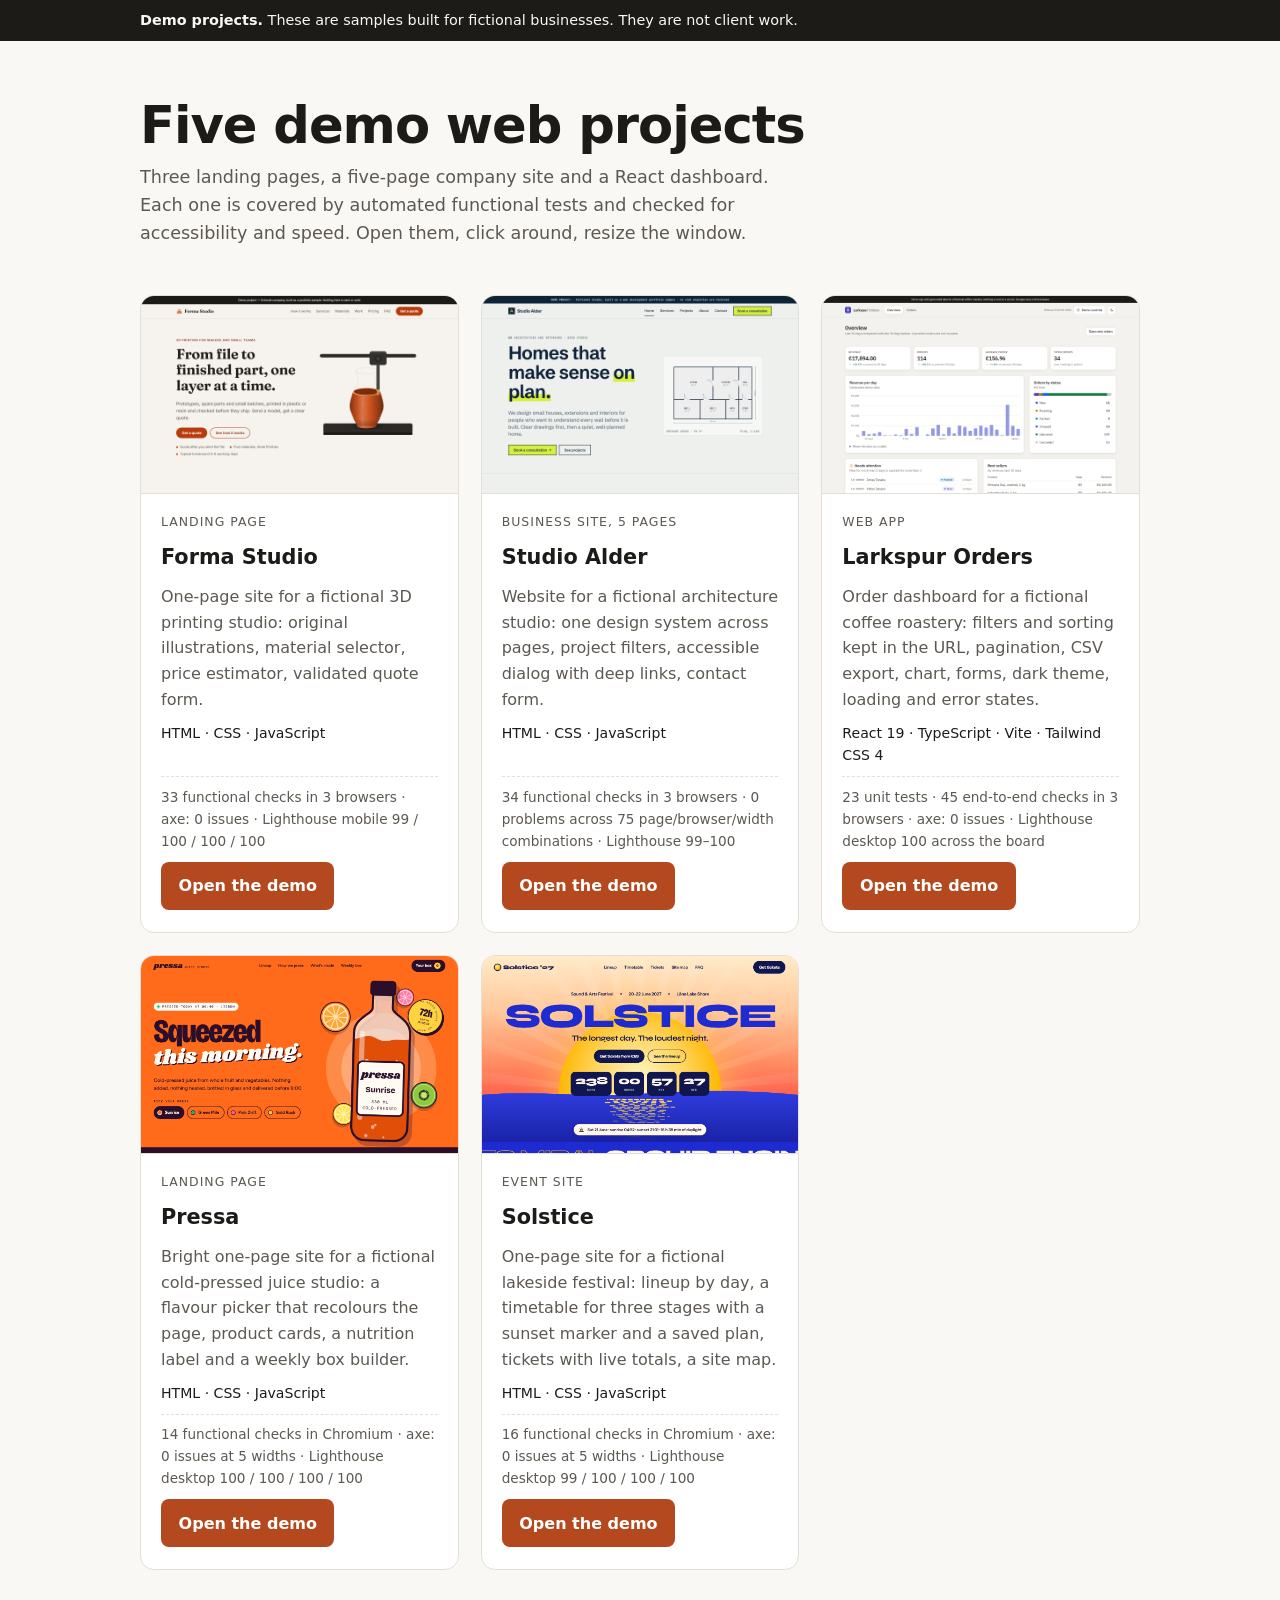
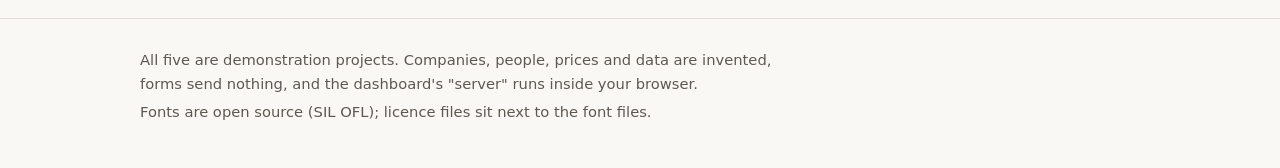
<file: index.html>
<!doctype html>
<html lang="en">
<head>
<meta charset="utf-8">
<meta name="viewport" content="width=device-width, initial-scale=1">
<title>Web demos — five sample projects</title>
<meta name="description" content="Five demo web projects: three landing pages, a five-page business site and a React + TypeScript dashboard. Samples built for fictional businesses, not client work.">
<style>
:root{--bg:#faf8f4;--ink:#1d1b18;--muted:#5d5851;--card:#fff;--line:#e4dfd6;--accent:#b4491f;--accent-ink:#fff}
@media (prefers-color-scheme:dark){:root{--bg:#16140f;--ink:#f1ede5;--muted:#b3ada1;--card:#1f1c16;--line:#34302a;--accent:#e08a5f;--accent-ink:#1d1b18}}
*{box-sizing:border-box}
body{margin:0;background:var(--bg);color:var(--ink);font:16px/1.6 system-ui,-apple-system,"Segoe UI",Roboto,sans-serif}
a{color:inherit}
.wrap{max-width:1040px;margin:0 auto;padding:0 20px}
.banner{background:var(--ink);color:var(--bg);font-size:.9rem;padding:.55rem 0}
.banner p{margin:0}
header.hero{padding:56px 0 28px}
h1{font-size:clamp(2rem,5vw,3.2rem);line-height:1.1;margin:0 0 .6rem;letter-spacing:-.02em}
.lead{max-width:60ch;color:var(--muted);font-size:1.1rem;margin:0}
.grid{display:grid;gap:22px;grid-template-columns:repeat(auto-fit,minmax(290px,1fr));padding:20px 0 48px;margin:0;list-style:none}
.card{background:var(--card);border:1px solid var(--line);border-radius:14px;overflow:hidden;display:flex;flex-direction:column}
.card img{display:block;width:100%;height:auto;aspect-ratio:16/10;object-fit:cover;object-position:top;border-bottom:1px solid var(--line)}
.body{padding:18px 20px 22px;display:flex;flex-direction:column;gap:.6rem;flex:1}
.tag{font-size:.78rem;text-transform:uppercase;letter-spacing:.08em;color:var(--muted)}
h2{font-size:1.3rem;margin:0}
.body p{margin:0;color:var(--muted)}
.stack{font-size:.88rem}
.checks{font-size:.85rem;color:var(--muted);border-top:1px dashed var(--line);padding-top:.6rem;margin-top:auto}
.btn{display:inline-block;align-self:flex-start;background:var(--accent);color:var(--accent-ink);text-decoration:none;font-weight:600;padding:.7rem 1.1rem;min-height:44px;border-radius:8px}
.btn:hover{filter:brightness(1.08)}
:focus-visible{outline:3px solid var(--accent);outline-offset:3px}
footer{border-top:1px solid var(--line);padding:24px 0 40px;color:var(--muted);font-size:.92rem}
footer p{margin:.3rem 0;max-width:70ch}
</style>
</head>
<body>
<aside class="banner" aria-label="Notice"><div class="wrap"><p><strong>Demo projects.</strong> These are samples built for fictional businesses. They are not client work.</p></div></aside>
<header class="hero">
  <div class="wrap">
    <h1>Five demo web projects</h1>
    <p class="lead">Three landing pages, a five-page company site and a React dashboard. Each one is covered by automated functional tests and checked for accessibility and speed. Open them, click around, resize the window.</p>
  </div>
</header>
<main class="wrap">
  <ul class="grid">
    <li class="card">
      <img src="img/forma-studio.png" width="1440" height="900" alt="Forma Studio landing page: a warm paper-coloured first screen with a half-printed vase illustration" loading="lazy">
      <div class="body">
        <span class="tag">Landing page</span>
        <h2>Forma Studio</h2>
        <p>One-page site for a fictional 3D printing studio: original illustrations, material selector, price estimator, validated quote form.</p>
        <span class="stack">HTML · CSS · JavaScript</span>
        <span class="checks">33 functional checks in 3 browsers · axe: 0 issues · Lighthouse mobile 99 / 100 / 100 / 100</span>
        <a class="btn" href="forma-studio/">Open the demo</a>
      </div>
    </li>
    <li class="card">
      <img src="img/studio-alder.png" width="1440" height="900" alt="Studio Alder home page: a Swiss-style architectural drawing layout with a project grid" loading="lazy">
      <div class="body">
        <span class="tag">Business site, 5 pages</span>
        <h2>Studio Alder</h2>
        <p>Website for a fictional architecture studio: one design system across pages, project filters, accessible dialog with deep links, contact form.</p>
        <span class="stack">HTML · CSS · JavaScript</span>
        <span class="checks">34 functional checks in 3 browsers · 0 problems across 75 page/browser/width combinations · Lighthouse 99–100</span>
        <a class="btn" href="studio-alder/">Open the demo</a>
      </div>
    </li>
    <li class="card">
      <img src="img/larkspur-orders.png" width="1440" height="900" alt="Larkspur Orders dashboard overview with key figures, a revenue chart and an orders-by-status list" loading="lazy">
      <div class="body">
        <span class="tag">Web app</span>
        <h2>Larkspur Orders</h2>
        <p>Order dashboard for a fictional coffee roastery: filters and sorting kept in the URL, pagination, CSV export, chart, forms, dark theme, loading and error states.</p>
        <span class="stack">React 19 · TypeScript · Vite · Tailwind CSS 4</span>
        <span class="checks">23 unit tests · 45 end-to-end checks in 3 browsers · axe: 0 issues · Lighthouse desktop 100 across the board</span>
        <a class="btn" href="larkspur-orders/">Open the demo</a>
      </div>
    </li>
    <li class="card">
      <img src="img/pressa.png" width="1200" height="900" alt="Pressa juice studio: an orange first screen with a big illustrated juice bottle, fruit slices and the headline Squeezed this morning" loading="lazy">
      <div class="body">
        <span class="tag">Landing page</span>
        <h2>Pressa</h2>
        <p>Bright one-page site for a fictional cold-pressed juice studio: a flavour picker that recolours the page, product cards, a nutrition label and a weekly box builder.</p>
        <span class="stack">HTML · CSS · JavaScript</span>
        <span class="checks">14 functional checks in Chromium · axe: 0 issues at 5 widths · Lighthouse desktop 100 / 100 / 100 / 100</span>
        <a class="btn" href="pressa/">Open the demo</a>
      </div>
    </li>
    <li class="card">
      <img src="img/solstice.png" width="1200" height="900" alt="Solstice festival: a sunset first screen with a rising sun over a lake, the word SOLSTICE and a countdown" loading="lazy">
      <div class="body">
        <span class="tag">Event site</span>
        <h2>Solstice</h2>
        <p>One-page site for a fictional lakeside festival: lineup by day, a timetable for three stages with a sunset marker and a saved plan, tickets with live totals, a site map.</p>
        <span class="stack">HTML · CSS · JavaScript</span>
        <span class="checks">16 functional checks in Chromium · axe: 0 issues at 5 widths · Lighthouse desktop 99 / 100 / 100 / 100</span>
        <a class="btn" href="solstice/">Open the demo</a>
      </div>
    </li>
  </ul>
</main>
<footer>
  <div class="wrap">
    <p>All five are demonstration projects. Companies, people, prices and data are invented, forms send nothing, and the dashboard's "server" runs inside your browser.</p>
    <p>Fonts are open source (SIL OFL); licence files sit next to the font files.</p>
  </div>
</footer>
</body>
</html>
</file>
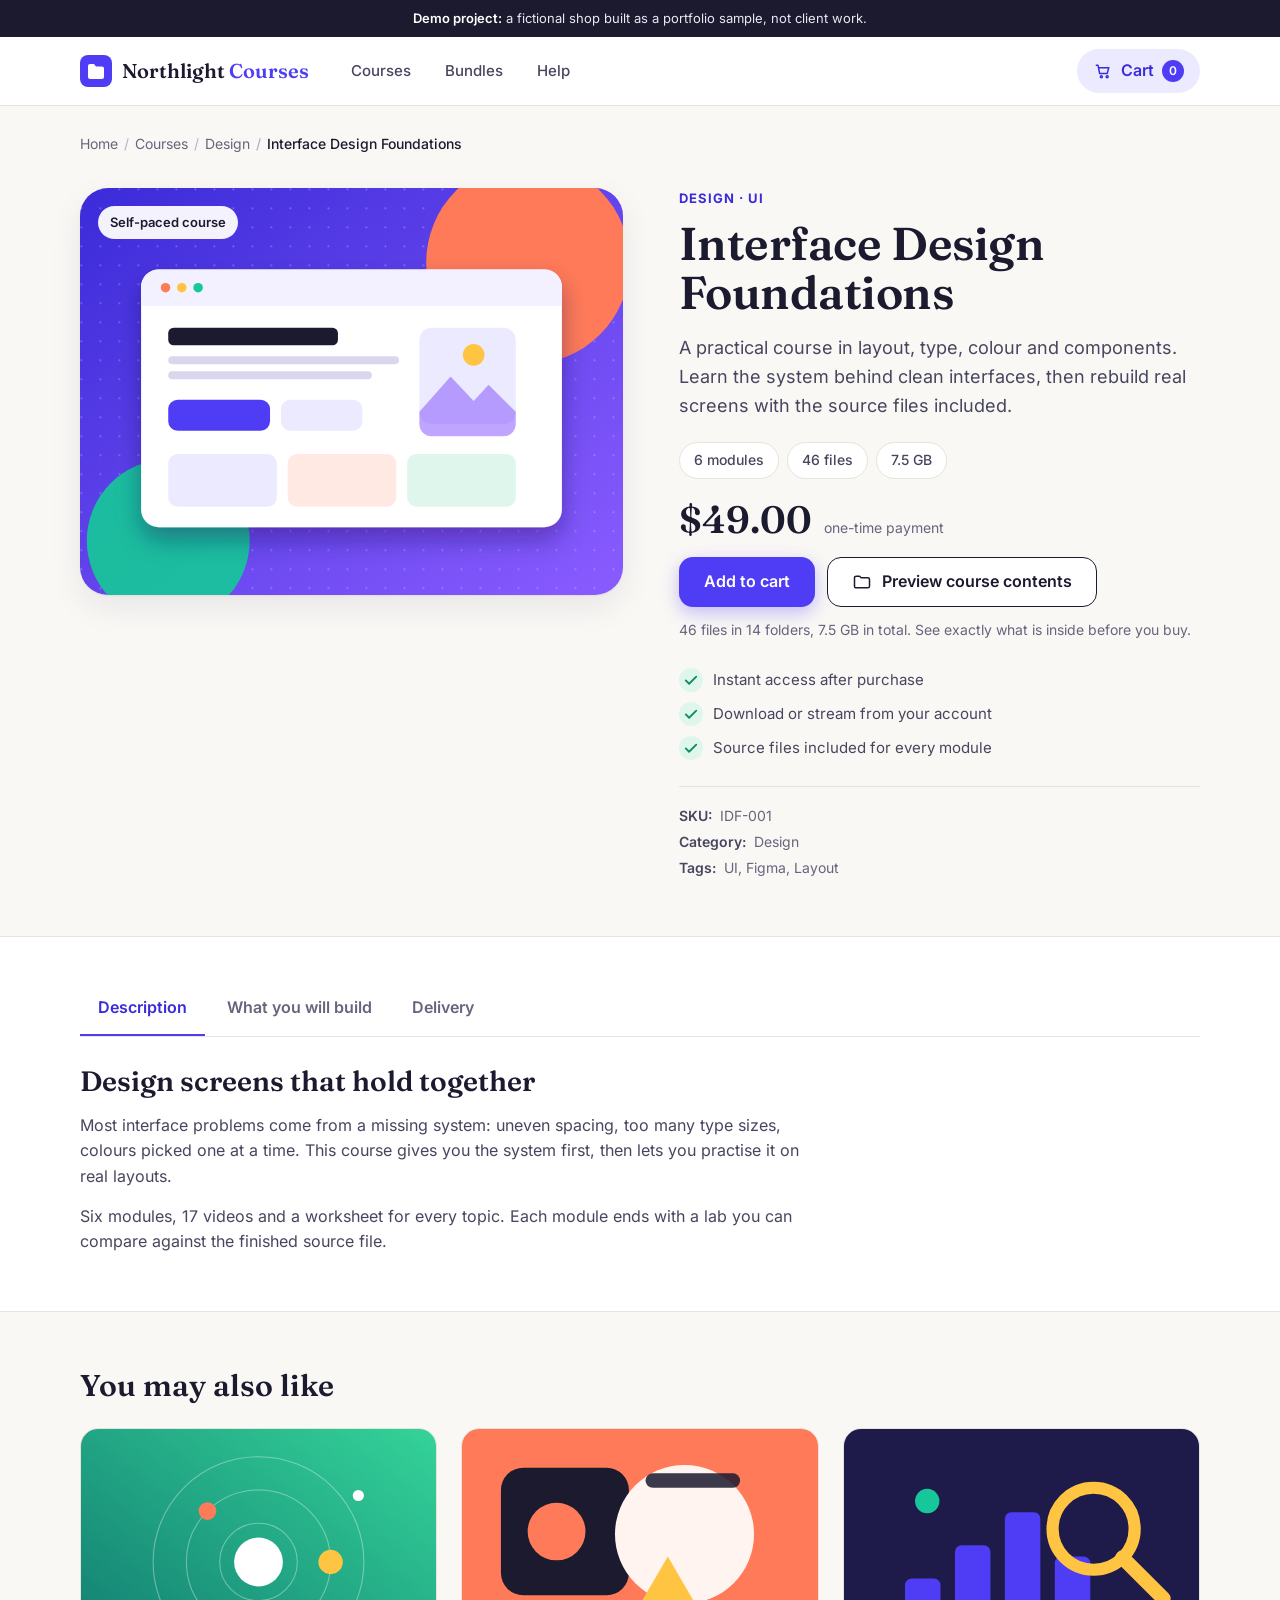
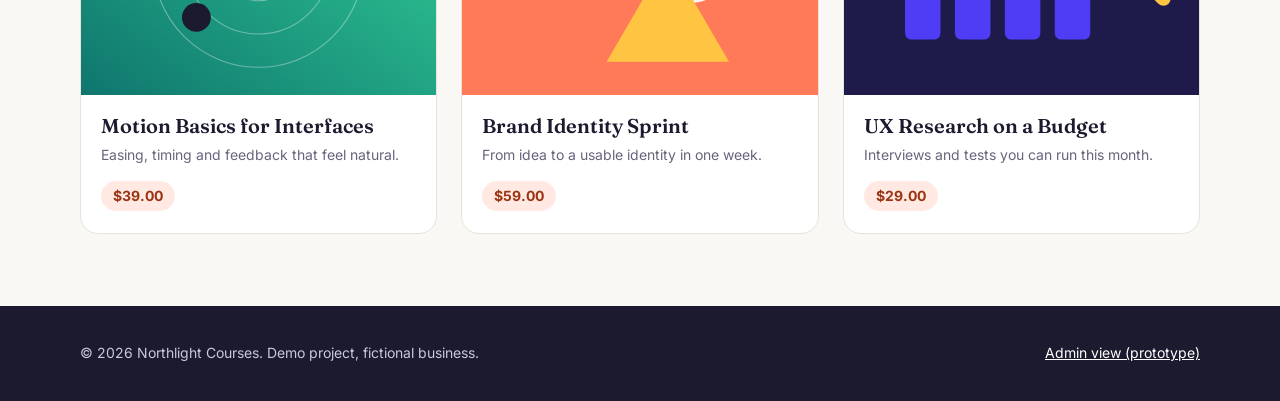
<file: course-preview/index.html>
<!doctype html>
<html lang="en">
<head>
<meta charset="utf-8">
<meta name="viewport" content="width=device-width, initial-scale=1">
<title>Interface Design Foundations: Northlight Courses (demo)</title>
<meta name="description" content="Demo shop page: a course product with an interactive preview of the course folder, built as a portfolio sample. Not client work.">
<link rel="icon" href="assets/favicon.svg" type="image/svg+xml">
<link rel="preload" href="assets/fonts/inter-latin-wght-normal.woff2" as="font" type="font/woff2" crossorigin>
<link rel="stylesheet" href="assets/styles.css">
</head>
<body>

<svg width="0" height="0" style="position:absolute" aria-hidden="true" focusable="false">
  <defs>
    <symbol id="i-chevron" viewBox="0 0 24 24"><path d="M9 6l6 6-6 6"/></symbol>
    <symbol id="i-folder" viewBox="0 0 24 24"><path d="M3 7a2 2 0 0 1 2-2h4l2 2h8a2 2 0 0 1 2 2v8a2 2 0 0 1-2 2H5a2 2 0 0 1-2-2z"/></symbol>
    <symbol id="i-video" viewBox="0 0 24 24"><rect x="3" y="5" width="18" height="14" rx="3"/><path d="M10 9.5l5 2.5-5 2.5z"/></symbol>
    <symbol id="i-pdf" viewBox="0 0 24 24"><path d="M7 3h7l5 5v11a2 2 0 0 1-2 2H7a2 2 0 0 1-2-2V5a2 2 0 0 1 2-2z"/><path d="M14 3v5h5M9 13h6M9 17h6"/></symbol>
    <symbol id="i-design" viewBox="0 0 24 24"><path d="M4 4h7v7H4zM13 4h7v7h-7zM4 13h7v7H4z"/><circle cx="16.5" cy="16.5" r="3.5"/></symbol>
    <symbol id="i-archive" viewBox="0 0 24 24"><path d="M4 7h16v4H4zM5 11h14v8a1 1 0 0 1-1 1H6a1 1 0 0 1-1-1zM10 14h4"/></symbol>
    <symbol id="i-subtitle" viewBox="0 0 24 24"><rect x="3" y="6" width="18" height="12" rx="3"/><path d="M8 11h2.5M8 14h5M14 11h2"/></symbol>
    <symbol id="i-file" viewBox="0 0 24 24"><path d="M7 3h7l5 5v11a2 2 0 0 1-2 2H7a2 2 0 0 1-2-2V5a2 2 0 0 1 2-2z"/><path d="M14 3v5h5"/></symbol>
    <symbol id="i-search" viewBox="0 0 24 24"><circle cx="11" cy="11" r="6"/><path d="M20 20l-4-4"/></symbol>
    <symbol id="i-close" viewBox="0 0 24 24"><path d="M6 6l12 12M18 6L6 18"/></symbol>
    <symbol id="i-cart" viewBox="0 0 24 24"><path d="M4 5h2l2 10h9l2-7H7"/><circle cx="10" cy="19" r="1.2"/><circle cx="17" cy="19" r="1.2"/></symbol>
    <symbol id="i-lock" viewBox="0 0 24 24"><rect x="5" y="11" width="14" height="9" rx="2"/><path d="M8 11V8a4 4 0 0 1 8 0v3"/></symbol>
    <symbol id="i-check" viewBox="0 0 24 24"><path d="M5 12.5l4.5 4.5L19 7.5"/></symbol>
  </defs>
</svg>

<a class="skip" href="#main">Skip to content</a>
<div class="announce"><strong>Demo project:</strong> a fictional shop built as a portfolio sample, not client work.</div>

<header class="site-header">
  <div class="wrap bar">
    <a class="logo" href="./" aria-label="Northlight Courses, home">
      <svg class="logo-mark" viewBox="0 0 64 64" aria-hidden="true"><rect width="64" height="64" rx="16" fill="#4f3df5"/><path d="M16 22a4 4 0 0 1 4-4h8l4 5h12a4 4 0 0 1 4 4v17a4 4 0 0 1-4 4H20a4 4 0 0 1-4-4z" fill="#fff"/></svg>
      <span>Northlight <em>Courses</em></span>
    </a>
    <nav class="main-nav" aria-label="Main">
      <a href="#related">Courses</a>
      <a href="#related">Bundles</a>
      <a href="#tabs">Help</a>
    </nav>
    <button class="cart" id="cart" type="button" aria-label="Cart, 0 items">
      <svg class="ic" aria-hidden="true"><use href="#i-cart"/></svg>
      <span>Cart</span><span class="count" id="cart-count" aria-hidden="true">0</span>
    </button>
  </div>
</header>

<main id="main">
  <div class="wrap">
    <nav class="crumbs" aria-label="Breadcrumb">
      <ol>
        <li><a href="#">Home</a></li>
        <li><a href="#">Courses</a></li>
        <li><a href="#">Design</a></li>
        <li aria-current="page">Interface Design Foundations</li>
      </ol>
    </nav>
  </div>

  <article class="wrap product" aria-labelledby="p-title">
    <figure class="cover">
      <img src="assets/img/cover-idf.svg" width="800" height="600" alt="Course cover: an interface card with buttons and an image block on a purple background">
      <figcaption class="badge">Self-paced course</figcaption>
    </figure>

    <div class="summary">
      <p class="eyebrow">Design · UI</p>
      <h1 id="p-title">Interface Design Foundations</h1>
      <p class="lead">A practical course in layout, type, colour and components. Learn the system behind clean interfaces, then rebuild real screens with the source files included.</p>

      <ul class="chips" aria-label="Course at a glance">
        <li id="chip-modules">6 modules</li>
        <li id="chip-files">46 files</li>
        <li id="chip-size">7.5 GB</li>
      </ul>

      <div class="price"><span class="now">$49.00</span><span class="note">one-time payment</span></div>

      <div class="actions">
        <button class="btn btn-primary" id="add" type="button">Add to cart</button>
        <button class="btn btn-secondary" id="open-preview" type="button" aria-haspopup="dialog">
          <svg class="ic" aria-hidden="true"><use href="#i-folder"/></svg>Preview course contents
        </button>
      </div>
      <p class="hint" id="hint">See exactly what is inside before you buy. Names and sizes only.</p>

      <ul class="trust">
        <li><svg class="ic" aria-hidden="true"><use href="#i-check"/></svg>Instant access after purchase</li>
        <li><svg class="ic" aria-hidden="true"><use href="#i-check"/></svg>Download or stream from your account</li>
        <li><svg class="ic" aria-hidden="true"><use href="#i-check"/></svg>Source files included for every module</li>
      </ul>

      <dl class="meta">
        <div><dt>SKU:</dt><dd>IDF-001</dd></div>
        <div><dt>Category:</dt><dd>Design</dd></div>
        <div><dt>Tags:</dt><dd>UI, Figma, Layout</dd></div>
      </dl>
    </div>
  </article>

  <section class="tabs-sec" id="tabs" aria-label="Product information">
    <div class="wrap">
      <div class="tablist" role="tablist" aria-label="Product information">
        <button class="tab" role="tab" id="t-desc" aria-controls="p-desc" aria-selected="true" type="button">Description</button>
        <button class="tab" role="tab" id="t-learn" aria-controls="p-learn" aria-selected="false" tabindex="-1" type="button">What you will build</button>
        <button class="tab" role="tab" id="t-deliv" aria-controls="p-deliv" aria-selected="false" tabindex="-1" type="button">Delivery</button>
      </div>
      <div class="panel" role="tabpanel" id="p-desc" aria-labelledby="t-desc">
        <h2>Design screens that hold together</h2>
        <p>Most interface problems come from a missing system: uneven spacing, too many type sizes, colours picked one at a time. This course gives you the system first, then lets you practise it on real layouts.</p>
        <p>Six modules, 17 videos and a worksheet for every topic. Each module ends with a lab you can compare against the finished source file.</p>
      </div>
      <div class="panel" role="tabpanel" id="p-learn" aria-labelledby="t-learn" hidden>
        <h2>Three projects, start to finish</h2>
        <ul>
          <li>A responsive marketing page built on a spacing and grid system</li>
          <li>A type scale and an accessible colour palette you can reuse</li>
          <li>A small component library with states, ready for handoff</li>
        </ul>
      </div>
      <div class="panel" role="tabpanel" id="p-deliv" aria-labelledby="t-deliv" hidden>
        <h2>How delivery works</h2>
        <p>After payment, the files appear in your account and stay there. The preview on this page lists names and sizes only: it never contains download links.</p>
        <p>Need a receipt or a different format? The help page explains how to reach support.</p>
      </div>
    </div>
  </section>

  <section class="related wrap" id="related" aria-labelledby="rel-title">
    <h2 id="rel-title">You may also like</h2>
    <div class="cards">
      <a class="card" href="#" style="text-decoration:none">
        <img src="assets/img/cover-motion.svg" width="640" height="480" alt="" loading="lazy">
        <div class="body"><h3>Motion Basics for Interfaces</h3><p>Easing, timing and feedback that feel natural.</p><span class="pill">$39.00</span></div>
      </a>
      <a class="card" href="#" style="text-decoration:none">
        <img src="assets/img/cover-brand.svg" width="640" height="480" alt="" loading="lazy">
        <div class="body"><h3>Brand Identity Sprint</h3><p>From idea to a usable identity in one week.</p><span class="pill">$59.00</span></div>
      </a>
      <a class="card" href="#" style="text-decoration:none">
        <img src="assets/img/cover-research.svg" width="640" height="480" alt="" loading="lazy">
        <div class="body"><h3>UX Research on a Budget</h3><p>Interviews and tests you can run this month.</p><span class="pill">$29.00</span></div>
      </a>
    </div>
  </section>
</main>

<footer class="site-footer">
  <div class="wrap">
    <p>© 2026 Northlight Courses. Demo project, fictional business.</p>
    <p><a href="admin.html">Admin view (prototype)</a></p>
  </div>
</footer>

<dialog id="preview" class="preview" aria-labelledby="pv-title">
  <div class="pv-head">
    <div>
      <p class="eyebrow">Course contents</p>
      <h2 id="pv-title">Interface Design Foundations</h2>
    </div>
    <button class="icon-btn" id="pv-close" type="button" aria-label="Close preview"><svg class="ic" aria-hidden="true"><use href="#i-close"/></svg></button>
  </div>

  <div class="pv-stats" id="pv-stats" aria-label="Course totals"></div>

  <div class="pv-types">
    <div class="bar-types" id="pv-bar" role="img" aria-label="File types"></div>
    <ul class="legend" id="pv-legend"></ul>
  </div>

  <div class="pv-tools">
    <div class="search">
      <label class="sr" for="pv-search">Search files and folders</label>
      <svg class="ic" aria-hidden="true"><use href="#i-search"/></svg>
      <input id="pv-search" type="search" placeholder="Search files and folders" autocomplete="off" spellcheck="false">
    </div>
    <button class="btn btn-ghost" id="pv-expand" type="button">Expand all</button>
    <button class="btn btn-ghost" id="pv-collapse" type="button">Collapse all</button>
  </div>
  <p class="sr" id="pv-live" role="status" aria-live="polite"></p>

  <div class="pv-body">
    <ul class="tree" id="pv-tree" role="tree" aria-label="Course files"></ul>
    <p class="empty" id="pv-empty" hidden></p>
  </div>

  <div class="pv-foot">
    <svg class="ic" aria-hidden="true"><use href="#i-lock"/></svg>
    <p><b>Preview only.</b> It lists names and sizes. Files are delivered after purchase through your account. <span id="pv-synced"></span></p>
  </div>
</dialog>

<div class="toast" id="toast" role="status" aria-live="polite"></div>

<noscript><p style="text-align:center;padding:16px">The course contents preview needs JavaScript.</p></noscript>
<script src="assets/app.js" defer></script>
</body>
</html>
</file>
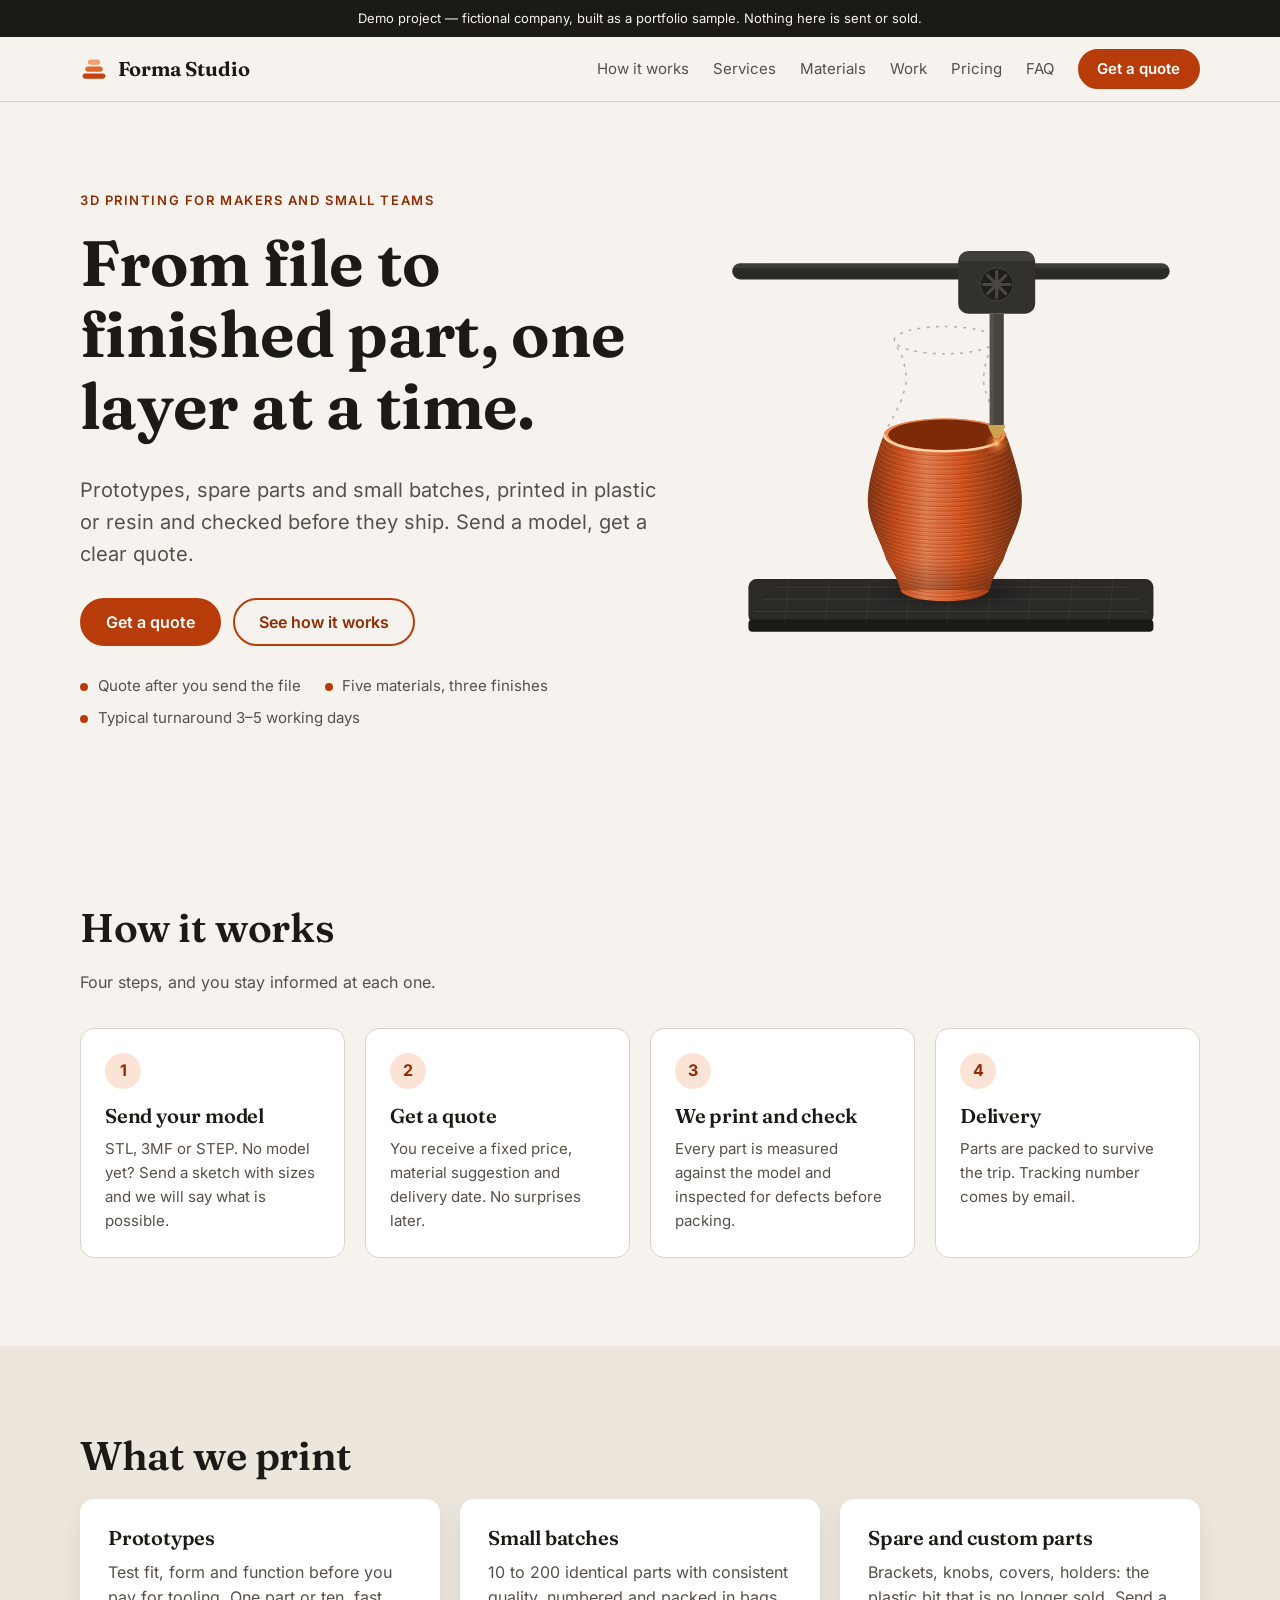
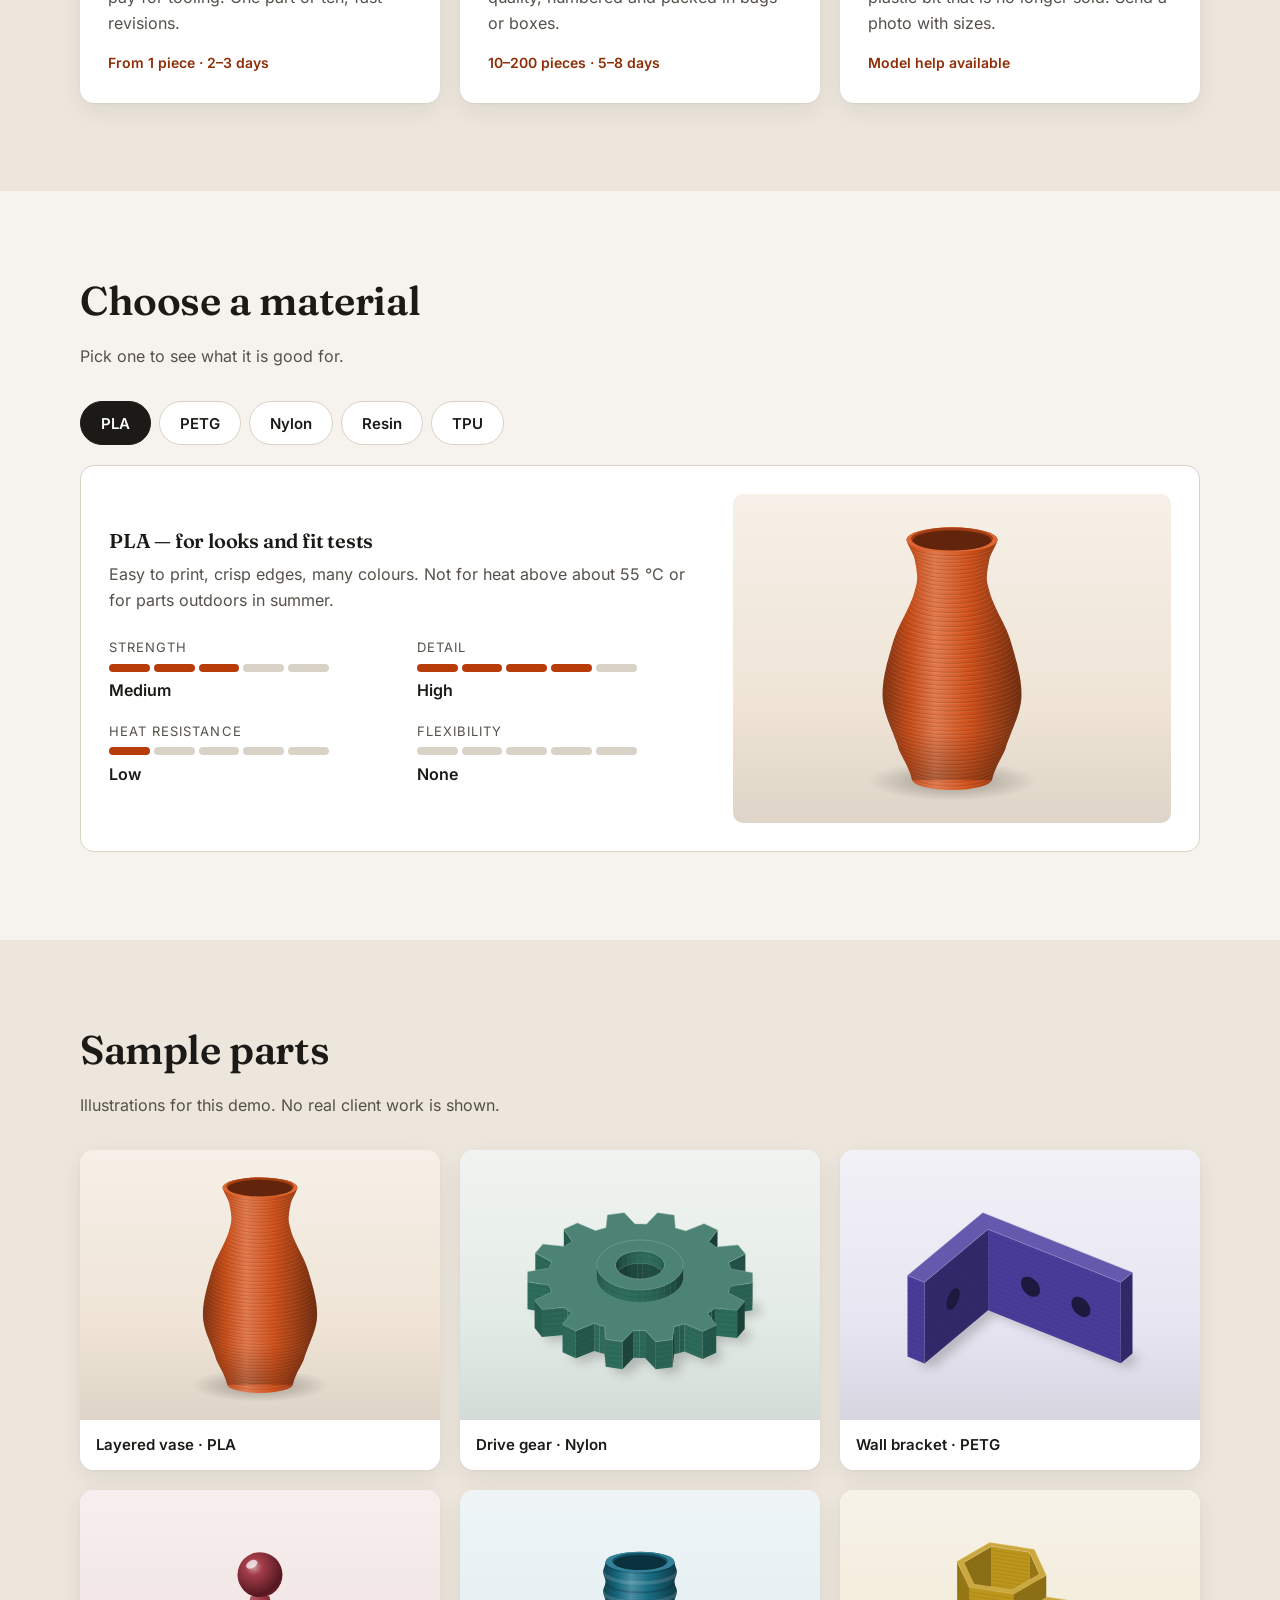
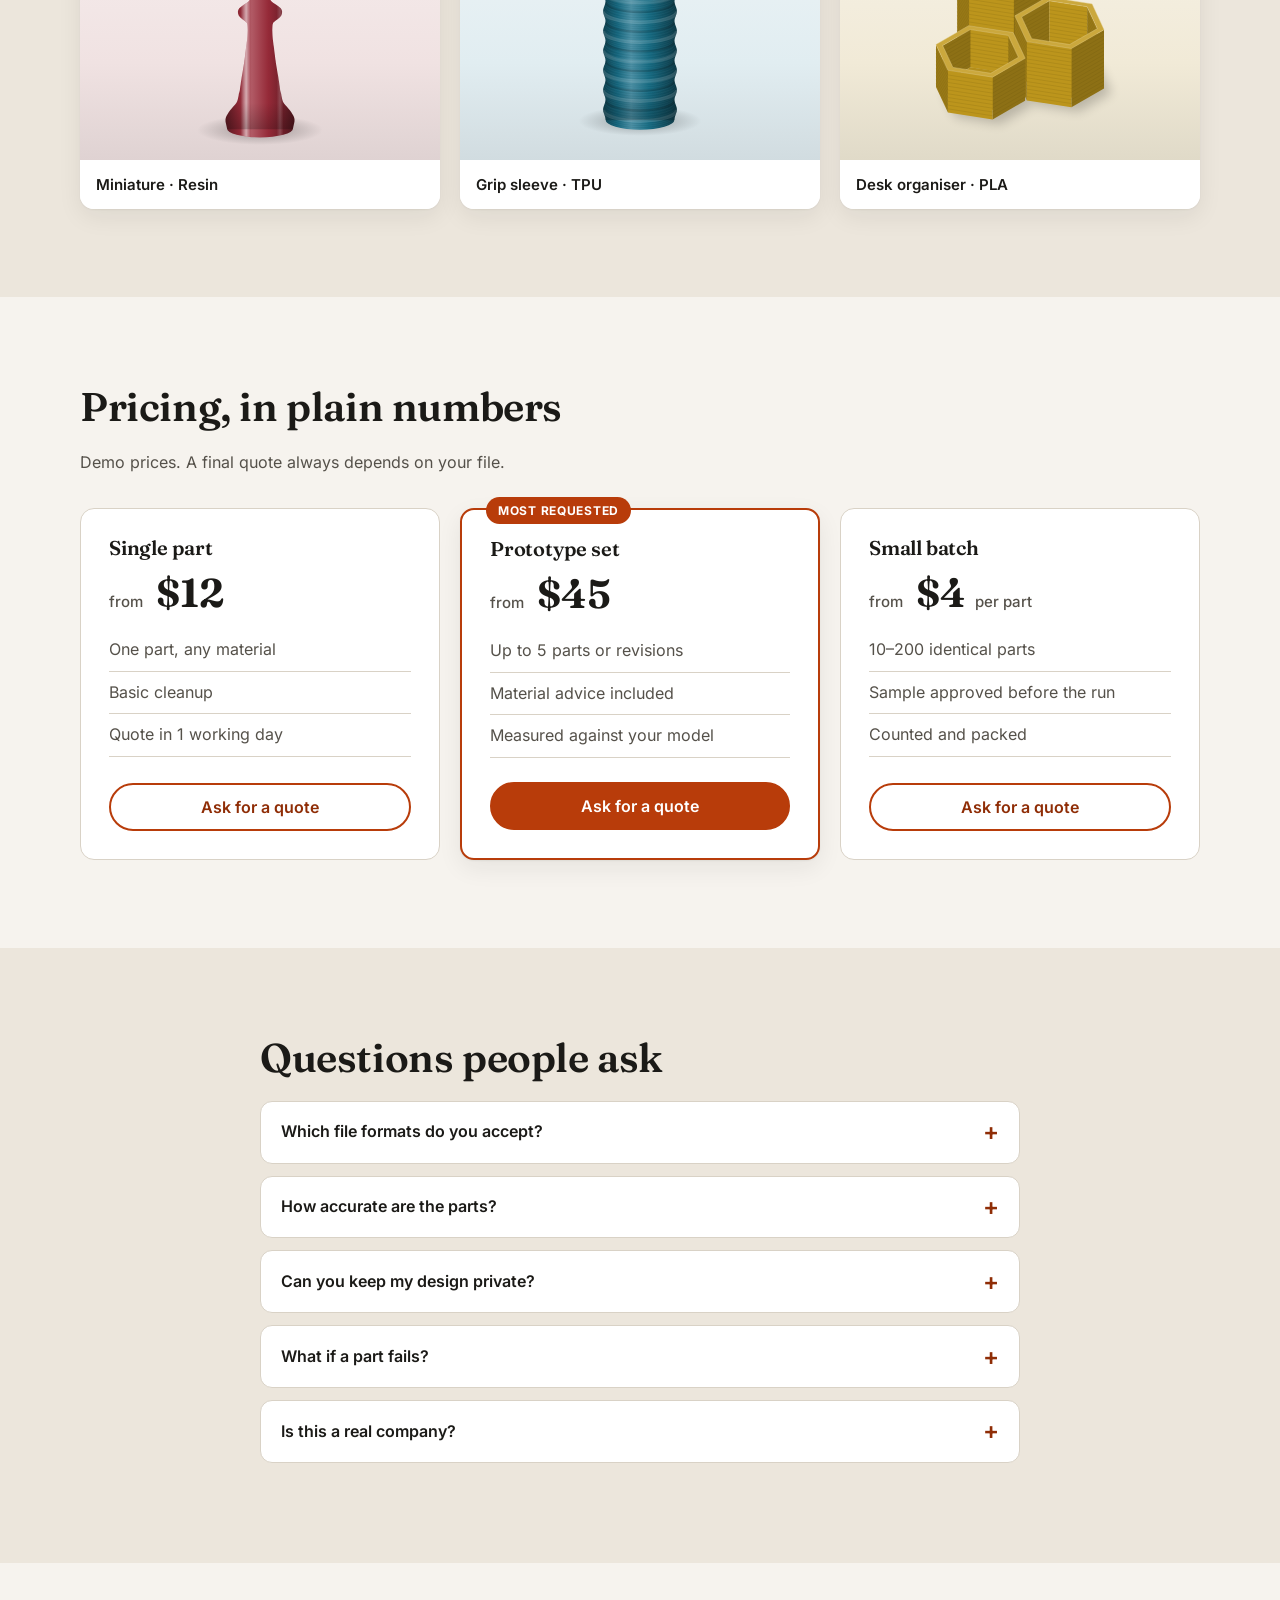
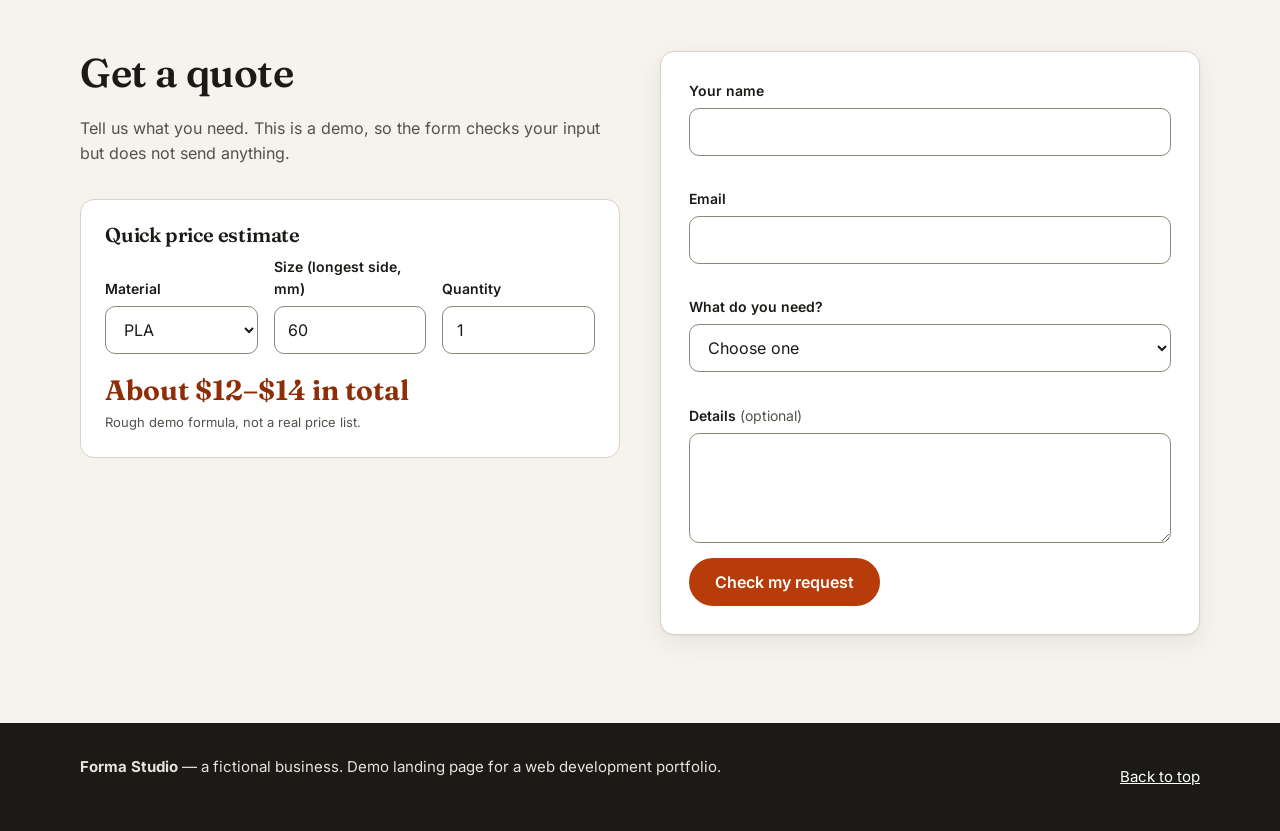
<file: forma-studio/index.html>
<!doctype html>
<html lang="en">
<head>
  <meta charset="utf-8">
  <meta name="viewport" content="width=device-width, initial-scale=1">
  <title>Forma Studio — Demo landing page for a 3D printing studio</title>
  <meta name="description" content="Demo project: a responsive landing page for a fictional small 3D printing studio, with a materials selector, a price estimator and a quote form. Not a real business.">
  <meta name="theme-color" content="#f6f3ee">
  <meta property="og:title" content="Forma Studio — demo landing page">
  <meta property="og:description" content="A demo landing page built as a portfolio sample. Fictional company.">
  <meta property="og:type" content="website">
  <link rel="icon" href="assets/favicon.svg" type="image/svg+xml">
  <link rel="preload" href="assets/fonts/inter-latin-wght-normal.woff2" as="font" type="font/woff2" crossorigin>
  <link rel="preload" href="assets/fonts/fraunces-latin-wght-normal.woff2" as="font" type="font/woff2" crossorigin>
  <link rel="stylesheet" href="assets/styles.css">
</head>
<body>
  <a class="skip" href="#main">Skip to content</a>

  <aside class="demo-bar" aria-label="Demo notice">Demo project — fictional company, built as a portfolio sample. Nothing here is sent or sold.</aside>

  <header class="site-header" id="top">
    <div class="wrap header-row">
      <a class="brand" href="#top" aria-label="Forma Studio, back to top">
        <svg viewBox="0 0 32 32" width="28" height="28" aria-hidden="true"><rect x="3" y="21" width="26" height="6" rx="3" fill="#c2410c"/><rect x="6" y="13" width="20" height="6" rx="3" fill="#e0662f"/><rect x="9" y="5" width="14" height="6" rx="3" fill="#f2a06c"/></svg>
        <span>Forma Studio</span>
      </a>
      <button class="nav-toggle" type="button" aria-expanded="false" aria-controls="site-nav">
        <span class="sr-only">Menu</span>
        <span class="nav-toggle-bars" aria-hidden="true"></span>
      </button>
      <nav id="site-nav" class="site-nav" aria-label="Main">
        <a href="#how">How it works</a>
        <a href="#services">Services</a>
        <a href="#materials">Materials</a>
        <a href="#work">Work</a>
        <a href="#pricing">Pricing</a>
        <a href="#faq">FAQ</a>
        <a class="btn btn-small" href="#quote">Get a quote</a>
      </nav>
    </div>
  </header>

  <main id="main">
    <section class="hero">
      <div class="wrap hero-grid">
        <div class="hero-copy">
          <p class="eyebrow">3D printing for makers and small teams</p>
          <h1>From file to finished part, one layer at a time.</h1>
          <p class="lead">Prototypes, spare parts and small batches, printed in plastic or resin and checked before they ship. Send a model, get a clear quote.</p>
          <div class="cta-row">
            <a class="btn" href="#quote">Get a quote</a>
            <a class="btn btn-ghost" href="#how">See how it works</a>
          </div>
          <ul class="hero-points" aria-label="Highlights">
            <li>Quote after you send the file</li>
            <li>Five materials, three finishes</li>
            <li>Typical turnaround 3–5 working days</li>
          </ul>
        </div>
        <div class="hero-art" aria-hidden="true">
          <!-- hero-art:start -->
          <svg viewBox="0 0 480 420" role="img" focusable="false">
            <defs><radialGradient id="hglow"><stop offset="0" stop-color="#ffcf9c" stop-opacity=".95"/><stop offset=".4" stop-color="#ff8a3d" stop-opacity=".45"/><stop offset="1" stop-color="#ff8a3d" stop-opacity="0"/></radialGradient><radialGradient id="hsh"><stop offset="0" stop-color="#000" stop-opacity=".45"/><stop offset="1" stop-color="#000" stop-opacity="0"/></radialGradient></defs>
            <rect x="34" y="328" width="400" height="44" rx="8" fill="#2c2a27"/><rect x="34" y="368" width="400" height="12" rx="4" fill="#1b1a17"/><path d="M60 336h348M48 348h372M40 360h388" stroke="#fff" stroke-opacity=".07"/><path d="M74 329l-4 42M114 329l-4 42M154 329l-4 42M194 329l-4 42M234 329l-4 42M274 329l-4 42M314 329l-4 42M354 329l-4 42M394 329l-4 42" stroke="#fff" stroke-opacity=".05"/>
            <ellipse cx="234" cy="340" rx="88" ry="18" fill="url(#hsh)"/>
            <path d="M168 185.5 L169.5 182.3 L171.1 179 L172.8 175.8 L174.5 172.6 L176.2 169.4 L177.9 166.1 L179.6 162.9 L181.2 159.7 L182.7 156.5 L184.1 153.2 L185.4 150 L186.5 146.8 L187.4 143.6 L188.3 140.4 L189.2 137.1 L189.7 133.9 L189.8 130.7 L189.7 127.5 L189.3 124.2 L188.8 121 L188.2 117.8 L187.5 114.6 L186.9 111.3 L185.7 108.1 L184.1 104.9 L182.3 101.7 L180.6 98.4 L179 95.2 L178 92M288 185.5 L286.5 182.3 L284.9 179 L283.2 175.8 L281.5 172.6 L279.8 169.4 L278.1 166.1 L276.4 162.9 L274.8 159.7 L273.3 156.5 L271.9 153.2 L270.6 150 L269.5 146.8 L268.6 143.6 L267.7 140.4 L266.8 137.1 L266.3 133.9 L266.2 130.7 L266.3 127.5 L266.7 124.2 L267.2 121 L267.8 117.8 L268.5 114.6 L269.1 111.3 L270.3 108.1 L271.9 104.9 L273.7 101.7 L275.4 98.4 L277 95.2 L278 92" fill="none" stroke="#1b1a17" stroke-opacity=".3" stroke-width="1.5" stroke-dasharray="3 6"/>
            <ellipse cx="228" cy="92" rx="50" ry="13.5" fill="none" stroke="#1b1a17" stroke-opacity=".3" stroke-width="1.5" stroke-dasharray="3 6"/>
            <defs><linearGradient id="hvb" x1="0" x2="1"><stop offset="0" stop-color="#7e300f"/><stop offset=".2" stop-color="#c84c18"/><stop offset=".38" stop-color="#e1794c"/><stop offset=".62" stop-color="#d05019"/><stop offset="1" stop-color="#6d2a0d"/></linearGradient><clipPath id="hvc"><path d="M184 338 L183.4 335.9 L182.8 333.8 L182 331.6 L181.1 329.5 L180.2 327.4 L179.2 325.3 L178.1 323.2 L177 321.1 L175.8 318.9 L174.6 316.8 L173.5 314.7 L172.3 312.6 L171.1 310.5 L170 308.3 L169.3 306.2 L168.6 304.1 L167.8 302 L167 299.9 L166.2 297.8 L165.4 295.6 L164.5 293.5 L163.6 291.4 L162.7 289.3 L161.8 287.2 L160.9 285 L160 282.9 L159.1 280.8 L158.3 278.7 L157.4 276.6 L156.7 274.5 L155.9 272.3 L155.2 270.2 L154.5 268.1 L154 266 L153.4 263.9 L153 261.7 L152.6 259.6 L152.3 257.5 L152.1 255.4 L152 253.3 L151.9 251.1 L151.9 249 L152 246.9 L152.1 244.8 L152.3 242.7 L152.5 240.6 L152.8 238.4 L153.1 236.3 L153.4 234.2 L153.8 232.1 L154.2 230 L154.7 227.8 L155.2 225.7 L155.7 223.6 L156.2 221.5 L156.8 219.4 L157.4 217.3 L158 215.1 L158.6 213 L159.2 210.9 L159.8 208.8 L160.5 206.7 L161.1 204.5 L161.8 202.4 L162.5 200.3 L163.1 198.2 L163.8 196.1 L164.5 194 L165.3 191.8 L166.1 189.7 L167 187.6 L168 185.5 A60 16.2 0 0 1 288 185.5 L288 185.5 L289 187.6 L289.9 189.7 L290.7 191.8 L291.5 194 L292.2 196.1 L292.9 198.2 L293.5 200.3 L294.2 202.4 L294.9 204.5 L295.5 206.7 L296.2 208.8 L296.8 210.9 L297.4 213 L298 215.1 L298.6 217.3 L299.2 219.4 L299.8 221.5 L300.3 223.6 L300.8 225.7 L301.3 227.8 L301.8 230 L302.2 232.1 L302.6 234.2 L302.9 236.3 L303.2 238.4 L303.5 240.6 L303.7 242.7 L303.9 244.8 L304 246.9 L304.1 249 L304.1 251.1 L304 253.3 L303.9 255.4 L303.7 257.5 L303.4 259.6 L303 261.7 L302.6 263.9 L302 266 L301.5 268.1 L300.8 270.2 L300.1 272.3 L299.3 274.5 L298.6 276.6 L297.7 278.7 L296.9 280.8 L296 282.9 L295.1 285 L294.2 287.2 L293.3 289.3 L292.4 291.4 L291.5 293.5 L290.6 295.6 L289.8 297.8 L289 299.9 L288.2 302 L287.4 304.1 L286.7 306.2 L286 308.3 L284.9 310.5 L283.7 312.6 L282.5 314.7 L281.4 316.8 L280.2 318.9 L279 321.1 L277.9 323.2 L276.8 325.3 L275.8 327.4 L274.9 329.5 L274 331.6 L273.2 333.8 L272.6 335.9 L272 338 A44 11.9 0 0 1 184 338Z"/></clipPath><linearGradient id="hvao" x1="0" x2="0" y1="0" y2="1"><stop offset=".8" stop-color="#000" stop-opacity="0"/><stop offset="1" stop-color="#000" stop-opacity=".22"/></linearGradient></defs><path d="M184 338 L183.4 335.9 L182.8 333.8 L182 331.6 L181.1 329.5 L180.2 327.4 L179.2 325.3 L178.1 323.2 L177 321.1 L175.8 318.9 L174.6 316.8 L173.5 314.7 L172.3 312.6 L171.1 310.5 L170 308.3 L169.3 306.2 L168.6 304.1 L167.8 302 L167 299.9 L166.2 297.8 L165.4 295.6 L164.5 293.5 L163.6 291.4 L162.7 289.3 L161.8 287.2 L160.9 285 L160 282.9 L159.1 280.8 L158.3 278.7 L157.4 276.6 L156.7 274.5 L155.9 272.3 L155.2 270.2 L154.5 268.1 L154 266 L153.4 263.9 L153 261.7 L152.6 259.6 L152.3 257.5 L152.1 255.4 L152 253.3 L151.9 251.1 L151.9 249 L152 246.9 L152.1 244.8 L152.3 242.7 L152.5 240.6 L152.8 238.4 L153.1 236.3 L153.4 234.2 L153.8 232.1 L154.2 230 L154.7 227.8 L155.2 225.7 L155.7 223.6 L156.2 221.5 L156.8 219.4 L157.4 217.3 L158 215.1 L158.6 213 L159.2 210.9 L159.8 208.8 L160.5 206.7 L161.1 204.5 L161.8 202.4 L162.5 200.3 L163.1 198.2 L163.8 196.1 L164.5 194 L165.3 191.8 L166.1 189.7 L167 187.6 L168 185.5 A60 16.2 0 0 1 288 185.5 L288 185.5 L289 187.6 L289.9 189.7 L290.7 191.8 L291.5 194 L292.2 196.1 L292.9 198.2 L293.5 200.3 L294.2 202.4 L294.9 204.5 L295.5 206.7 L296.2 208.8 L296.8 210.9 L297.4 213 L298 215.1 L298.6 217.3 L299.2 219.4 L299.8 221.5 L300.3 223.6 L300.8 225.7 L301.3 227.8 L301.8 230 L302.2 232.1 L302.6 234.2 L302.9 236.3 L303.2 238.4 L303.5 240.6 L303.7 242.7 L303.9 244.8 L304 246.9 L304.1 249 L304.1 251.1 L304 253.3 L303.9 255.4 L303.7 257.5 L303.4 259.6 L303 261.7 L302.6 263.9 L302 266 L301.5 268.1 L300.8 270.2 L300.1 272.3 L299.3 274.5 L298.6 276.6 L297.7 278.7 L296.9 280.8 L296 282.9 L295.1 285 L294.2 287.2 L293.3 289.3 L292.4 291.4 L291.5 293.5 L290.6 295.6 L289.8 297.8 L289 299.9 L288.2 302 L287.4 304.1 L286.7 306.2 L286 308.3 L284.9 310.5 L283.7 312.6 L282.5 314.7 L281.4 316.8 L280.2 318.9 L279 321.1 L277.9 323.2 L276.8 325.3 L275.8 327.4 L274.9 329.5 L274 331.6 L273.2 333.8 L272.6 335.9 L272 338 A44 11.9 0 0 1 184 338Z" fill="url(#hvb)"/><g clip-path="url(#hvc)"><path d="M183.1 334.7A44.9 12.1 0 0 0 272.9 334.7M181.5 330.4A46.5 12.6 0 0 0 274.5 330.4M179.6 326.2A48.4 13.1 0 0 0 276.4 326.2M177.5 322A50.5 13.6 0 0 0 278.5 322M175.1 317.7A52.9 14.3 0 0 0 280.9 317.7M172.8 313.5A55.2 14.9 0 0 0 283.2 313.5M170.4 309.2A57.6 15.5 0 0 0 285.6 309.2M168.9 305A59.1 16 0 0 0 287.1 305M167.4 300.8A60.6 16.4 0 0 0 288.6 300.8M165.7 296.5A62.3 16.8 0 0 0 290.3 296.5M164 292.3A64 17.3 0 0 0 292 292.3M162.2 288.1A65.8 17.8 0 0 0 293.8 288.1M160.4 283.8A67.6 18.3 0 0 0 295.6 283.8M158.6 279.6A69.4 18.7 0 0 0 297.4 279.6M157 275.4A71 19.2 0 0 0 299 275.4M155.5 271.1A72.5 19.6 0 0 0 300.5 271.1M154.2 266.9A73.8 19.9 0 0 0 301.8 266.9M153.1 262.6A74.9 20.2 0 0 0 302.9 262.6M152.4 258.4A75.6 20.4 0 0 0 303.6 258.4M152 254.2A76 20.5 0 0 0 304 254.2M151.9 249.9A76.1 20.5 0 0 0 304.1 249.9M152 245.7A76 20.5 0 0 0 304 245.7M152.4 241.5A75.6 20.4 0 0 0 303.6 241.5M152.9 237.2A75.1 20.3 0 0 0 303.1 237.2M153.6 233A74.4 20.1 0 0 0 302.4 233M154.5 228.7A73.5 19.9 0 0 0 301.5 228.7M155.5 224.5A72.5 19.6 0 0 0 300.5 224.5M156.5 220.3A71.5 19.3 0 0 0 299.5 220.3M157.7 216A70.3 19 0 0 0 298.3 216M158.9 211.8A69.1 18.6 0 0 0 297.1 211.8M160.2 207.6A67.8 18.3 0 0 0 295.8 207.6M161.5 203.3A66.5 17.9 0 0 0 294.5 203.3M162.8 199.1A65.2 17.6 0 0 0 293.2 199.1M164.2 194.9A63.8 17.2 0 0 0 291.8 194.9M165.7 190.6A62.3 16.8 0 0 0 290.3 190.6" fill="none" stroke="#fff" stroke-opacity="0.14300000000000002" stroke-width=".8"/><path d="M182.8 333.8A45.2 12.2 0 0 0 273.2 333.8M181.1 329.5A46.9 12.7 0 0 0 274.9 329.5M179.2 325.3A48.8 13.2 0 0 0 276.8 325.3M177 321.1A51 13.8 0 0 0 279 321.1M174.6 316.8A53.4 14.4 0 0 0 281.4 316.8M172.3 312.6A55.7 15 0 0 0 283.7 312.6M170 308.3A58 15.7 0 0 0 286 308.3M168.6 304.1A59.4 16 0 0 0 287.4 304.1M167 299.9A61 16.5 0 0 0 289 299.9M165.4 295.6A62.6 16.9 0 0 0 290.6 295.6M163.6 291.4A64.4 17.4 0 0 0 292.4 291.4M161.8 287.2A66.2 17.9 0 0 0 294.2 287.2M160 282.9A68 18.4 0 0 0 296 282.9M158.3 278.7A69.7 18.8 0 0 0 297.7 278.7M156.7 274.5A71.3 19.3 0 0 0 299.3 274.5M155.2 270.2A72.8 19.7 0 0 0 300.8 270.2M154 266A74 20 0 0 0 302 266M153 261.7A75 20.3 0 0 0 303 261.7M152.3 257.5A75.7 20.4 0 0 0 303.7 257.5M152 253.3A76 20.5 0 0 0 304 253.3M151.9 249A76.1 20.5 0 0 0 304.1 249M152.1 244.8A75.9 20.5 0 0 0 303.9 244.8M152.5 240.6A75.5 20.4 0 0 0 303.5 240.6M153.1 236.3A74.9 20.2 0 0 0 302.9 236.3M153.8 232.1A74.2 20 0 0 0 302.2 232.1M154.7 227.8A73.3 19.8 0 0 0 301.3 227.8M155.7 223.6A72.3 19.5 0 0 0 300.3 223.6M156.8 219.4A71.2 19.2 0 0 0 299.2 219.4M158 215.1A70 18.9 0 0 0 298 215.1M159.2 210.9A68.8 18.6 0 0 0 296.8 210.9M160.5 206.7A67.5 18.2 0 0 0 295.5 206.7M161.8 202.4A66.2 17.9 0 0 0 294.2 202.4M163.1 198.2A64.9 17.5 0 0 0 292.9 198.2M164.5 194A63.5 17.2 0 0 0 291.5 194M166.1 189.7A61.9 16.7 0 0 0 289.9 189.7" fill="none" stroke="#57210a" stroke-opacity="0.26" stroke-width=".9"/><rect x="0" y="185.5" width="2000" height="153.5" fill="url(#hvao)"/></g>
            <ellipse cx="228" cy="185.5" rx="60" ry="16.2" fill="#f08a52"/><ellipse cx="228" cy="185.5" rx="56" ry="15.1" fill="#7d2a08"/>
            <path class="fresh" d="M168 185.5A60 16.2 0 0 0 279.2 194" fill="none" stroke="#ffd2a8" stroke-width="2.4" stroke-linecap="round"/>
            <g class="printhead"><rect x="18" y="16" width="432" height="16" rx="8" fill="#2c2a27"/><rect x="18" y="16" width="432" height="5" rx="2.5" fill="#fff" opacity=".08"/>
<g class="carriage"><g transform="translate(279.2 0)"><rect x="-38" y="4" width="76" height="62" rx="10" fill="#33312d"/><rect x="-38" y="4" width="76" height="10" rx="5" fill="#fff" opacity=".07"/><circle cx="0" cy="37" r="16" fill="#1f1e1b"/><circle cx="0" cy="37" r="16" fill="none" stroke="#fff" stroke-opacity=".1"/><path d="M0 24v26M-13 37h26M-9 28l18 18M9 28l-18 18" stroke="#4a4741" stroke-width="3" stroke-linecap="round"/><rect x="-7" y="66" width="14" height="110" fill="#46433d"/><rect x="-7" y="66" width="4" height="110" fill="#fff" opacity=".08"/><path d="M-9 176h18l-6 13h-6z" fill="#c9a44c"/><path d="M-4 189h8l-2 4h-4z" fill="#a8842f"/>
<circle class="glow" cx="0" cy="194" r="12" fill="url(#hglow)"/></g></g></g>
          </svg>
          <!-- hero-art:end -->
        </div>
      </div>
    </section>

    <section class="section" id="how">
      <div class="wrap">
        <h2>How it works</h2>
        <p class="section-lead">Four steps, and you stay informed at each one.</p>
        <ol class="steps">
          <li><span class="step-num">1</span><h3>Send your model</h3><p>STL, 3MF or STEP. No model yet? Send a sketch with sizes and we will say what is possible.</p></li>
          <li><span class="step-num">2</span><h3>Get a quote</h3><p>You receive a fixed price, material suggestion and delivery date. No surprises later.</p></li>
          <li><span class="step-num">3</span><h3>We print and check</h3><p>Every part is measured against the model and inspected for defects before packing.</p></li>
          <li><span class="step-num">4</span><h3>Delivery</h3><p>Parts are packed to survive the trip. Tracking number comes by email.</p></li>
        </ol>
      </div>
    </section>

    <section class="section section-tint" id="services">
      <div class="wrap">
        <h2>What we print</h2>
        <div class="cards">
          <article class="card">
            <h3>Prototypes</h3>
            <p>Test fit, form and function before you pay for tooling. One part or ten, fast revisions.</p>
            <p class="card-meta">From 1 piece · 2–3 days</p>
          </article>
          <article class="card">
            <h3>Small batches</h3>
            <p>10 to 200 identical parts with consistent quality, numbered and packed in bags or boxes.</p>
            <p class="card-meta">10–200 pieces · 5–8 days</p>
          </article>
          <article class="card">
            <h3>Spare and custom parts</h3>
            <p>Brackets, knobs, covers, holders: the plastic bit that is no longer sold. Send a photo with sizes.</p>
            <p class="card-meta">Model help available</p>
          </article>
        </div>
      </div>
    </section>

    <section class="section" id="materials">
      <div class="wrap">
        <h2>Choose a material</h2>
        <p class="section-lead">Pick one to see what it is good for.</p>
        <div class="tabs" data-tabs>
          <div class="tablist" role="tablist" aria-label="Materials">
            <button role="tab" id="tab-pla" aria-controls="panel-pla" aria-selected="true" type="button">PLA</button>
            <button role="tab" id="tab-petg" aria-controls="panel-petg" aria-selected="false" tabindex="-1" type="button">PETG</button>
            <button role="tab" id="tab-nylon" aria-controls="panel-nylon" aria-selected="false" tabindex="-1" type="button">Nylon</button>
            <button role="tab" id="tab-resin" aria-controls="panel-resin" aria-selected="false" tabindex="-1" type="button">Resin</button>
            <button role="tab" id="tab-tpu" aria-controls="panel-tpu" aria-selected="false" tabindex="-1" type="button">TPU</button>
          </div>
          <div class="tabpanel" role="tabpanel" id="panel-pla" aria-labelledby="tab-pla">
            <div class="panel-text">
              <h3>PLA — for looks and fit tests</h3>
              <p>Easy to print, crisp edges, many colours. Not for heat above about 55 °C or for parts outdoors in summer.</p>
              <dl class="specs"><div><dt>Strength</dt><dd><span class="meter" data-level="3" aria-hidden="true"><i></i><i></i><i></i><i></i><i></i></span>Medium</dd></div><div><dt>Detail</dt><dd><span class="meter" data-level="4" aria-hidden="true"><i></i><i></i><i></i><i></i><i></i></span>High</dd></div><div><dt>Heat resistance</dt><dd><span class="meter" data-level="1" aria-hidden="true"><i></i><i></i><i></i><i></i><i></i></span>Low</dd></div><div><dt>Flexibility</dt><dd><span class="meter" data-level="0" aria-hidden="true"><i></i><i></i><i></i><i></i><i></i></span>None</dd></div></dl>
            </div>
            <img class="panel-img" src="assets/art/vase-pla.svg" alt="" width="480" height="360" loading="lazy" decoding="async">
          </div>
          <div class="tabpanel" role="tabpanel" id="panel-petg" aria-labelledby="tab-petg" hidden>
            <div class="panel-text">
              <h3>PETG — the everyday workhorse</h3>
              <p>Tougher than PLA, handles light outdoor use and splashes. A good default for functional parts.</p>
              <dl class="specs"><div><dt>Strength</dt><dd><span class="meter" data-level="4" aria-hidden="true"><i></i><i></i><i></i><i></i><i></i></span>High</dd></div><div><dt>Detail</dt><dd><span class="meter" data-level="3" aria-hidden="true"><i></i><i></i><i></i><i></i><i></i></span>Medium</dd></div><div><dt>Heat resistance</dt><dd><span class="meter" data-level="3" aria-hidden="true"><i></i><i></i><i></i><i></i><i></i></span>Medium</dd></div><div><dt>Flexibility</dt><dd><span class="meter" data-level="1" aria-hidden="true"><i></i><i></i><i></i><i></i><i></i></span>Low</dd></div></dl>
            </div>
            <img class="panel-img" src="assets/art/bracket-petg.svg" alt="" width="480" height="360" loading="lazy" decoding="async">
          </div>
          <div class="tabpanel" role="tabpanel" id="panel-nylon" aria-labelledby="tab-nylon" hidden>
            <div class="panel-text">
              <h3>Nylon — for wear and load</h3>
              <p>Gears, hinges and clips that must take a beating. Slightly rough surface, needs dry storage.</p>
              <dl class="specs"><div><dt>Strength</dt><dd><span class="meter" data-level="5" aria-hidden="true"><i></i><i></i><i></i><i></i><i></i></span>Very high</dd></div><div><dt>Detail</dt><dd><span class="meter" data-level="3" aria-hidden="true"><i></i><i></i><i></i><i></i><i></i></span>Medium</dd></div><div><dt>Heat resistance</dt><dd><span class="meter" data-level="4" aria-hidden="true"><i></i><i></i><i></i><i></i><i></i></span>High</dd></div><div><dt>Flexibility</dt><dd><span class="meter" data-level="2" aria-hidden="true"><i></i><i></i><i></i><i></i><i></i></span>Low–medium</dd></div></dl>
            </div>
            <img class="panel-img" src="assets/art/gear-nylon.svg" alt="" width="480" height="360" loading="lazy" decoding="async">
          </div>
          <div class="tabpanel" role="tabpanel" id="panel-resin" aria-labelledby="tab-resin" hidden>
            <div class="panel-text">
              <h3>Resin — for fine detail</h3>
              <p>Smooth surfaces for miniatures, jewellery masters and dental-style models. More brittle than plastics.</p>
              <dl class="specs"><div><dt>Strength</dt><dd><span class="meter" data-level="2" aria-hidden="true"><i></i><i></i><i></i><i></i><i></i></span>Low–medium</dd></div><div><dt>Detail</dt><dd><span class="meter" data-level="5" aria-hidden="true"><i></i><i></i><i></i><i></i><i></i></span>Very high</dd></div><div><dt>Heat resistance</dt><dd><span class="meter" data-level="3" aria-hidden="true"><i></i><i></i><i></i><i></i><i></i></span>Medium</dd></div><div><dt>Flexibility</dt><dd><span class="meter" data-level="0" aria-hidden="true"><i></i><i></i><i></i><i></i><i></i></span>None</dd></div></dl>
            </div>
            <img class="panel-img" src="assets/art/miniature-resin.svg" alt="" width="480" height="360" loading="lazy" decoding="async">
          </div>
          <div class="tabpanel" role="tabpanel" id="panel-tpu" aria-labelledby="tab-tpu" hidden>
            <div class="panel-text">
              <h3>TPU — soft and bendable</h3>
              <p>Gaskets, grips, bumpers and cases. Prints slowly, so small details cost more.</p>
              <dl class="specs"><div><dt>Strength</dt><dd><span class="meter" data-level="3" aria-hidden="true"><i></i><i></i><i></i><i></i><i></i></span>Medium</dd></div><div><dt>Detail</dt><dd><span class="meter" data-level="2" aria-hidden="true"><i></i><i></i><i></i><i></i><i></i></span>Low–medium</dd></div><div><dt>Heat resistance</dt><dd><span class="meter" data-level="3" aria-hidden="true"><i></i><i></i><i></i><i></i><i></i></span>Medium</dd></div><div><dt>Flexibility</dt><dd><span class="meter" data-level="5" aria-hidden="true"><i></i><i></i><i></i><i></i><i></i></span>Very high</dd></div></dl>
            </div>
            <img class="panel-img" src="assets/art/grip-tpu.svg" alt="" width="480" height="360" loading="lazy" decoding="async">
          </div>
        </div>
      </div>
    </section>

    <section class="section section-tint" id="work">
      <div class="wrap">
        <h2>Sample parts</h2>
        <p class="section-lead">Illustrations for this demo. No real client work is shown.</p>
        <ul class="gallery">
          <li><figure><img src="assets/art/vase-pla.svg" alt="Illustration: Orange vase printed in PLA, with visible print layers" width="480" height="360" loading="lazy" decoding="async"><figcaption>Layered vase · PLA</figcaption></figure></li>
          <li><figure><img src="assets/art/gear-nylon.svg" alt="Illustration: Green nylon drive gear with a raised hub" width="480" height="360" loading="lazy" decoding="async"><figcaption>Drive gear · Nylon</figcaption></figure></li>
          <li><figure><img src="assets/art/bracket-petg.svg" alt="Illustration: Violet PETG angle bracket with three screw holes" width="480" height="360" loading="lazy" decoding="async"><figcaption>Wall bracket · PETG</figcaption></figure></li>
          <li><figure><img src="assets/art/miniature-resin.svg" alt="Illustration: Glossy dark red resin game piece" width="480" height="360" loading="lazy" decoding="async"><figcaption>Miniature · Resin</figcaption></figure></li>
          <li><figure><img src="assets/art/grip-tpu.svg" alt="Illustration: Ribbed blue TPU grip sleeve" width="480" height="360" loading="lazy" decoding="async"><figcaption>Grip sleeve · TPU</figcaption></figure></li>
          <li><figure><img src="assets/art/organiser-pla.svg" alt="Illustration: Yellow PLA desk organiser made of three hexagonal cups" width="480" height="360" loading="lazy" decoding="async"><figcaption>Desk organiser · PLA</figcaption></figure></li>
        </ul>
      </div>
    </section>

    <section class="section" id="pricing">
      <div class="wrap">
        <h2>Pricing, in plain numbers</h2>
        <p class="section-lead">Demo prices. A final quote always depends on your file.</p>
        <div class="plans">
          <article class="plan">
            <h3>Single part</h3>
            <p class="price"><span>from</span> $12</p>
            <ul><li>One part, any material</li><li>Basic cleanup</li><li>Quote in 1 working day</li></ul>
            <a class="btn btn-ghost" href="#quote">Ask for a quote</a>
          </article>
          <article class="plan plan-featured">
            <p class="badge">Most requested</p>
            <h3>Prototype set</h3>
            <p class="price"><span>from</span> $45</p>
            <ul><li>Up to 5 parts or revisions</li><li>Material advice included</li><li>Measured against your model</li></ul>
            <a class="btn" href="#quote">Ask for a quote</a>
          </article>
          <article class="plan">
            <h3>Small batch</h3>
            <p class="price"><span>from</span> $4 <small>per part</small></p>
            <ul><li>10–200 identical parts</li><li>Sample approved before the run</li><li>Counted and packed</li></ul>
            <a class="btn btn-ghost" href="#quote">Ask for a quote</a>
          </article>
        </div>
      </div>
    </section>

    <section class="section section-tint" id="faq">
      <div class="wrap narrow">
        <h2>Questions people ask</h2>
        <div class="faq">
          <details><summary>Which file formats do you accept?</summary><p>STL, 3MF and STEP. If you only have a drawing or a photo with sizes, tell us in the form and we will see what can be done.</p></details>
          <details><summary>How accurate are the parts?</summary><p>Typical tolerance is about ±0.2 mm on FDM plastics and ±0.1 mm on resin. We tell you before printing if a feature is too tight to hold.</p></details>
          <details><summary>Can you keep my design private?</summary><p>Yes. Files are used for your order only and deleted after delivery unless you ask us to keep them.</p></details>
          <details><summary>What if a part fails?</summary><p>If the fault is ours, we reprint it at no cost. If the design has a problem, we explain what to change.</p></details>
          <details><summary>Is this a real company?</summary><p>No. Forma Studio is a fictional business used for a web design portfolio demo.</p></details>
        </div>
      </div>
    </section>

    <section class="section" id="quote">
      <div class="wrap quote-grid">
        <div>
          <h2>Get a quote</h2>
          <p class="section-lead">Tell us what you need. This is a demo, so the form checks your input but does not send anything.</p>
          <div class="estimator" aria-labelledby="est-title">
            <h3 id="est-title">Quick price estimate</h3>
            <div class="est-fields">
              <label>Material
                <select id="est-material">
                  <option value="1.0">PLA</option><option value="1.25">PETG</option><option value="2.2">Nylon</option><option value="2.6">Resin</option><option value="1.8">TPU</option>
                </select>
              </label>
              <label>Size (longest side, mm)
                <input id="est-size" type="number" min="10" max="250" value="60" inputmode="numeric">
              </label>
              <label>Quantity
                <input id="est-qty" type="number" min="1" max="200" value="1" inputmode="numeric">
              </label>
            </div>
            <p class="est-result" id="est-result" aria-live="polite"></p>
            <p class="est-note">Rough demo formula, not a real price list.</p>
          </div>
        </div>
        <form id="quote-form" class="form" novalidate>
          <div class="field">
            <label for="f-name">Your name</label>
            <input id="f-name" name="name" type="text" autocomplete="name" required>
            <p class="error" id="e-name" hidden></p>
          </div>
          <div class="field">
            <label for="f-email">Email</label>
            <input id="f-email" name="email" type="email" autocomplete="email" required>
            <p class="error" id="e-email" hidden></p>
          </div>
          <div class="field">
            <label for="f-type">What do you need?</label>
            <select id="f-type" name="type" required>
              <option value="">Choose one</option>
              <option>Prototype</option><option>Small batch</option><option>Spare or custom part</option><option>Not sure yet</option>
            </select>
            <p class="error" id="e-type" hidden></p>
          </div>
          <div class="field">
            <label for="f-msg">Details <span class="opt">(optional)</span></label>
            <textarea id="f-msg" name="message" rows="4" maxlength="600"></textarea>
          </div>
          <button class="btn" type="submit">Check my request</button>
          <p class="form-status" id="form-status" role="status" tabindex="-1" hidden></p>
        </form>
      </div>
    </section>
  </main>

  <footer class="site-footer">
    <div class="wrap footer-row">
      <p><strong>Forma Studio</strong> — a fictional business. Demo landing page for a web development portfolio.</p>
      <p><a href="#top">Back to top</a></p>
    </div>
  </footer>

  <script src="assets/app.js" defer></script>
</body>
</html>
</file>
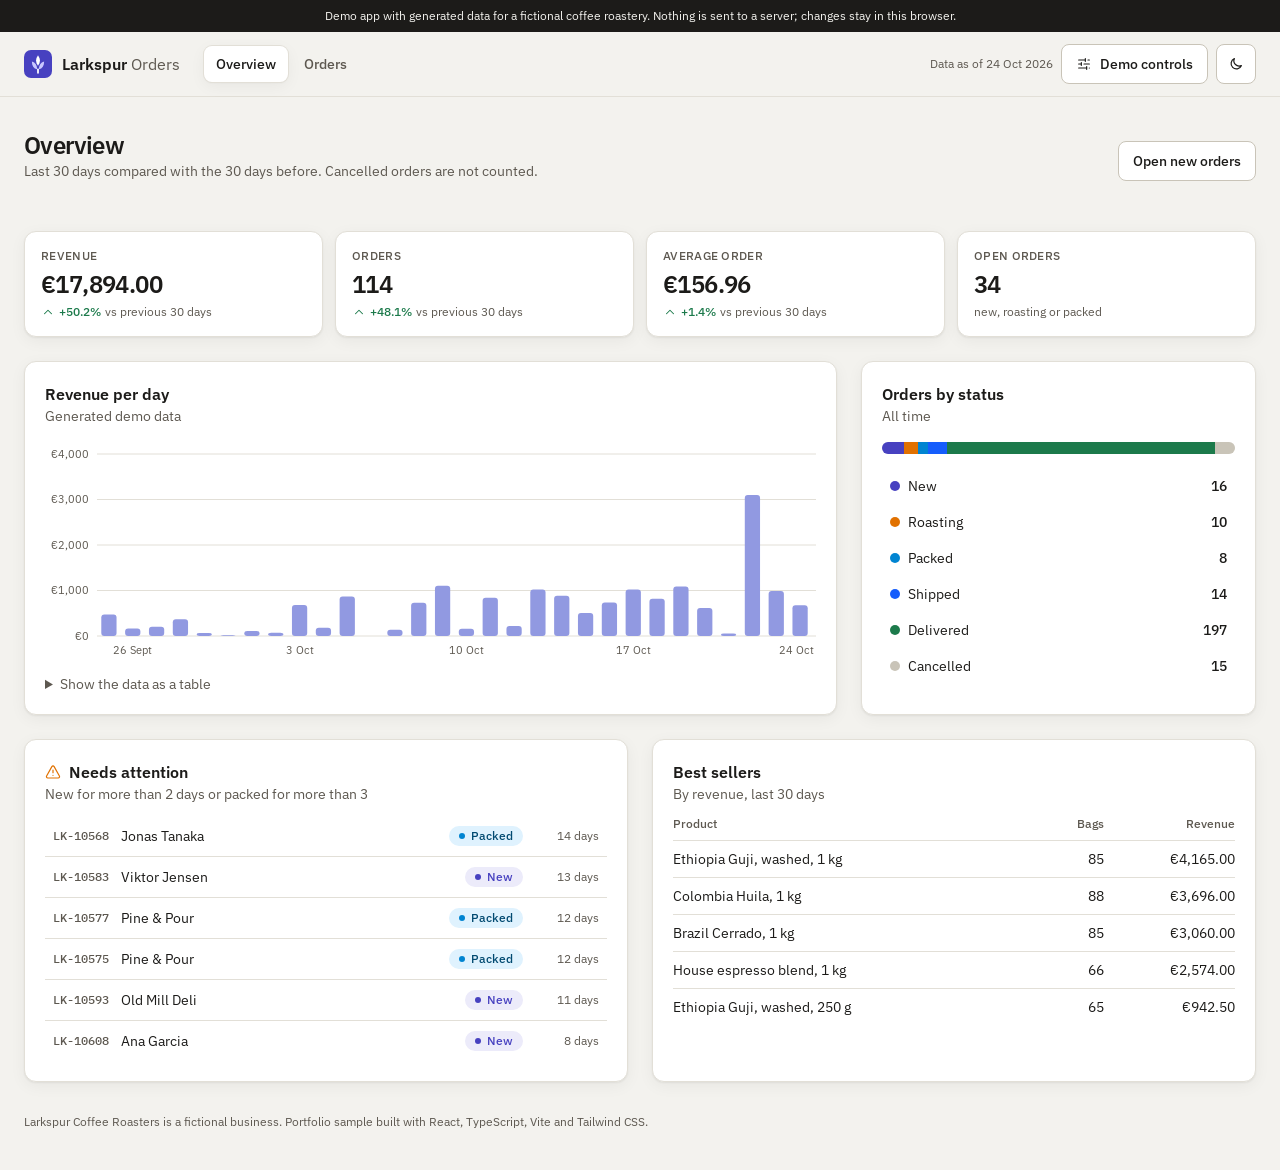
<file: larkspur-orders/index.html>
<!doctype html>
<html lang="en">
  <head>
    <meta charset="utf-8" />
    <meta name="viewport" content="width=device-width, initial-scale=1" />
    <title>Larkspur Orders — demo order dashboard (React + TypeScript)</title>
    <meta
      name="description"
      content="Demo project: an order dashboard for a fictional coffee roastery with filters, search, charts and order editing. Generated data, no real back-end."
    />
    <meta property="og:title" content="Larkspur Orders — demo order dashboard" />
    <meta
      property="og:description"
      content="Portfolio sample built with React, TypeScript, Vite and Tailwind CSS. Fictional business, generated data."
    />
    <meta property="og:type" content="website" />
    <meta name="theme-color" content="#f3f2ee" />
    <link rel="icon" href="./favicon.svg" type="image/svg+xml" />
    <script>
      // Apply the saved or system theme before the first paint (no flash of the wrong theme).
      try {
        var t = localStorage.getItem('larkspur-theme');
        if (t !== 'light' && t !== 'dark') t = matchMedia('(prefers-color-scheme: dark)').matches ? 'dark' : 'light';
        document.documentElement.dataset.theme = t;
      } catch (e) {
        document.documentElement.dataset.theme = 'light';
      }
    </script>
    <script type="module" crossorigin src="./assets/index-C8c1In3l.js"></script>
    <link rel="stylesheet" crossorigin href="./assets/index-CU5MV7gh.css">
  </head>
  <body>
    <div id="root"><link rel="preload" as="image" href="./favicon.svg"/><div class="min-h-dvh"><a href="#main" class="sr-only focus:not-sr-only focus:fixed focus:top-2 focus:left-2 focus:z-50 focus:rounded-lg focus:bg-surface focus:px-4 focus:py-2 focus:shadow-card">Skip to content</a><aside aria-label="Demo notice" class="bg-ink px-4 py-2 text-center text-xs text-bg">Demo app with generated data for a fictional coffee roastery. Nothing is sent to a server; changes stay in this browser.</aside><header class="sticky top-0 z-30 border-b border-line bg-bg"><div class="mx-auto flex max-w-7xl flex-wrap items-center gap-x-6 gap-y-2 px-4 py-3 sm:px-6"><a href="#/overview" class="flex items-center gap-2.5 rounded-lg font-semibold" aria-label="Larkspur Orders, overview"><img src="./favicon.svg" alt="" width="28" height="28"/><span>Larkspur <span class="font-normal text-muted">Orders</span></span></a><nav aria-label="Main" class="order-3 flex w-full gap-1 sm:order-none sm:w-auto"><a href="#/overview" aria-current="page" class="rounded-lg px-3 py-2 text-sm font-medium text-muted hover:bg-surface-2 hover:text-ink aria-[current=page]:bg-surface aria-[current=page]:text-ink aria-[current=page]:shadow-card aria-[current=page]:ring-1 aria-[current=page]:ring-line">Overview</a><a href="#/orders" class="rounded-lg px-3 py-2 text-sm font-medium text-muted hover:bg-surface-2 hover:text-ink aria-[current=page]:bg-surface aria-[current=page]:text-ink aria-[current=page]:shadow-card aria-[current=page]:ring-1 aria-[current=page]:ring-line">Orders</a></nav><div class="ml-auto flex items-center gap-2"><span class="hidden text-xs text-muted md:inline">Data as of <!-- -->24 Oct 2026</span><div class="relative"><button type="button" class="btn " aria-expanded="false" aria-controls="_R_1dl_"><svg viewBox="0 0 24 24" class="size-4" fill="none" stroke="currentColor" stroke-width="1.8" stroke-linecap="round" stroke-linejoin="round" aria-hidden="true"><path d="M4 6h10m4 0h2M4 12h4m4 0h8M4 18h12m4 0h0M14 4v4M8 10v4M16 16v4"></path></svg><span class="hidden sm:inline">Demo controls</span><span class="sr-only sm:hidden">Demo controls</span></button><div id="_R_1dl_" hidden="" class="card absolute right-0 z-40 mt-2 w-[min(20rem,calc(100vw-2rem))] p-4"><p class="text-sm font-semibold">Demo controls</p><p class="mt-1 text-xs text-muted">Simulate the network to see loading and error states. Settings are saved in this browser.</p><fieldset class="mt-3"><legend class="label">Response time</legend><div class="grid gap-1"><label class="flex min-h-9 cursor-pointer items-center gap-2 text-sm"><input type="radio" class="size-4 accent-[var(--accent)]" name="_R_1dl_-latency" value="fast"/>Fast (0.1 s)</label><label class="flex min-h-9 cursor-pointer items-center gap-2 text-sm"><input type="radio" class="size-4 accent-[var(--accent)]" name="_R_1dl_-latency" checked="" value="normal"/>Normal (0.5 s)</label><label class="flex min-h-9 cursor-pointer items-center gap-2 text-sm"><input type="radio" class="size-4 accent-[var(--accent)]" name="_R_1dl_-latency" value="slow"/>Slow (2 s)</label></div></fieldset><label class="mt-3 flex min-h-9 cursor-pointer items-center justify-between gap-3 text-sm"><span>Fail requests<span class="block text-xs text-muted">Every request returns a server error</span></span><input type="checkbox" role="switch" class="size-5 accent-[var(--danger)]"/></label><div class="mt-4 border-t border-line pt-3"><button type="button" class="btn w-full">Reset demo data</button></div></div></div><button type="button" class="btn size-10 px-0" aria-label="Switch to dark theme"><svg viewBox="0 0 24 24" class="size-4" fill="none" stroke="currentColor" stroke-width="1.8" stroke-linecap="round" stroke-linejoin="round" aria-hidden="true"><path d="M20 14.5A8 8 0 0 1 9.5 4 8 8 0 1 0 20 14.5Z"></path></svg></button></div></div></header><main id="main" tabindex="-1" class="mx-auto max-w-7xl px-4 py-6 outline-none sm:px-6 sm:py-8"><div class="grid grid-cols-[minmax(0,1fr)] gap-6"><div class="flex flex-wrap items-end justify-between gap-3"><div><h1 class="text-2xl font-semibold tracking-tight">Overview</h1><p class="text-sm text-muted">Last 30 days compared with the 30 days before. Cancelled orders are not counted.</p></div><a href="#/orders?status=new" class="btn">Open new orders</a></div><div class="h-0.5 overflow-hidden" aria-hidden="true"></div><section aria-label="Key figures" class="grid grid-cols-[repeat(2,minmax(0,1fr))] gap-3 lg:grid-cols-[repeat(4,minmax(0,1fr))]"><div class="card p-4"><p class="text-xs font-medium tracking-wide text-muted uppercase">Revenue</p><div class="mt-1 h-7 sm:h-8"><span class="skeleton block mt-1 h-6 w-24" aria-hidden="true"></span></div><div class="mt-1 flex h-4 items-center text-xs leading-4"><span class="skeleton block h-3 w-20" aria-hidden="true"></span></div></div><div class="card p-4"><p class="text-xs font-medium tracking-wide text-muted uppercase">Orders</p><div class="mt-1 h-7 sm:h-8"><span class="skeleton block mt-1 h-6 w-24" aria-hidden="true"></span></div><div class="mt-1 flex h-4 items-center text-xs leading-4"><span class="skeleton block h-3 w-20" aria-hidden="true"></span></div></div><div class="card p-4"><p class="text-xs font-medium tracking-wide text-muted uppercase">Average order</p><div class="mt-1 h-7 sm:h-8"><span class="skeleton block mt-1 h-6 w-24" aria-hidden="true"></span></div><div class="mt-1 flex h-4 items-center text-xs leading-4"><span class="skeleton block h-3 w-20" aria-hidden="true"></span></div></div><div class="card p-4"><p class="text-xs font-medium tracking-wide text-muted uppercase">Open orders</p><div class="mt-1 h-7 sm:h-8"><span class="skeleton block mt-1 h-6 w-24" aria-hidden="true"></span></div><div class="mt-1 flex h-4 items-center text-xs leading-4"><p class="truncate text-muted">new, roasting or packed</p></div></div></section><div class="grid grid-cols-[minmax(0,1fr)] gap-6 lg:grid-cols-3"><section class="card p-5 lg:col-span-2" aria-labelledby="rev-h"><h2 id="rev-h" class="font-semibold">Revenue per day</h2><p class="mb-4 text-sm text-muted">Generated demo data</p><div aria-hidden="true"><span class="skeleton block block w-full" style="height:220px" aria-hidden="true"></span><div class="mt-3 h-5"></div></div></section><section class="card p-5" aria-labelledby="st-h"><h2 id="st-h" class="font-semibold">Orders by status</h2><p class="mb-4 text-sm text-muted">All time</p><div class="flex h-3 overflow-hidden rounded-full bg-surface-2" aria-hidden="true"></div><ul class="mt-4 grid gap-1"><li><a href="#/orders?status=new" class="flex items-center justify-between rounded-lg px-2 py-1.5 text-sm hover:bg-surface-2"><span class="flex items-center gap-2"><span class="size-2.5 rounded-full bg-accent" aria-hidden="true"></span>New</span><span class="skeleton block h-4 w-7" aria-hidden="true"></span></a></li><li><a href="#/orders?status=roasting" class="flex items-center justify-between rounded-lg px-2 py-1.5 text-sm hover:bg-surface-2"><span class="flex items-center gap-2"><span class="size-2.5 rounded-full bg-amber-600 dark:bg-amber-400" aria-hidden="true"></span>Roasting</span><span class="skeleton block h-4 w-7" aria-hidden="true"></span></a></li><li><a href="#/orders?status=packed" class="flex items-center justify-between rounded-lg px-2 py-1.5 text-sm hover:bg-surface-2"><span class="flex items-center gap-2"><span class="size-2.5 rounded-full bg-sky-600 dark:bg-sky-400" aria-hidden="true"></span>Packed</span><span class="skeleton block h-4 w-7" aria-hidden="true"></span></a></li><li><a href="#/orders?status=shipped" class="flex items-center justify-between rounded-lg px-2 py-1.5 text-sm hover:bg-surface-2"><span class="flex items-center gap-2"><span class="size-2.5 rounded-full bg-blue-600 dark:bg-blue-400" aria-hidden="true"></span>Shipped</span><span class="skeleton block h-4 w-7" aria-hidden="true"></span></a></li><li><a href="#/orders?status=delivered" class="flex items-center justify-between rounded-lg px-2 py-1.5 text-sm hover:bg-surface-2"><span class="flex items-center gap-2"><span class="size-2.5 rounded-full bg-ok" aria-hidden="true"></span>Delivered</span><span class="skeleton block h-4 w-7" aria-hidden="true"></span></a></li><li><a href="#/orders?status=cancelled" class="flex items-center justify-between rounded-lg px-2 py-1.5 text-sm hover:bg-surface-2"><span class="flex items-center gap-2"><span class="size-2.5 rounded-full bg-line-strong" aria-hidden="true"></span>Cancelled</span><span class="skeleton block h-4 w-7" aria-hidden="true"></span></a></li></ul></section></div><div class="grid grid-cols-[minmax(0,1fr)] gap-6 lg:grid-cols-2"><section class="card p-5" aria-labelledby="att-h"><h2 id="att-h" class="flex items-center gap-2 font-semibold"><svg viewBox="0 0 24 24" class="size-4 text-amber-600 dark:text-amber-400" fill="none" stroke="currentColor" stroke-width="1.8" stroke-linecap="round" stroke-linejoin="round" aria-hidden="true"><path d="M12 9v4m0 4h.01M10.3 3.9 2.4 18a2 2 0 0 0 1.7 3h15.8a2 2 0 0 0 1.7-3L13.7 3.9a2 2 0 0 0-3.4 0Z"></path></svg> Needs attention</h2><p class="mb-3 text-sm text-muted">New for more than 2 days or packed for more than 3</p><ul class="divide-y divide-line" aria-hidden="true"><li class="flex items-center gap-3 px-2 py-2.5"><span class="skeleton block my-0.5 h-4 w-full" aria-hidden="true"></span></li><li class="flex items-center gap-3 px-2 py-2.5"><span class="skeleton block my-0.5 h-4 w-full" aria-hidden="true"></span></li><li class="flex items-center gap-3 px-2 py-2.5"><span class="skeleton block my-0.5 h-4 w-full" aria-hidden="true"></span></li><li class="flex items-center gap-3 px-2 py-2.5"><span class="skeleton block my-0.5 h-4 w-full" aria-hidden="true"></span></li><li class="flex items-center gap-3 px-2 py-2.5"><span class="skeleton block my-0.5 h-4 w-full" aria-hidden="true"></span></li><li class="flex items-center gap-3 px-2 py-2.5"><span class="skeleton block my-0.5 h-4 w-full" aria-hidden="true"></span></li></ul></section><section class="card p-5" aria-labelledby="top-h"><h2 id="top-h" class="font-semibold">Best sellers</h2><p class="mb-3 text-sm text-muted">By revenue, last 30 days</p><div aria-hidden="true"><span class="skeleton block mb-2 h-4 w-full" aria-hidden="true"></span><div class="border-t border-line py-2"><span class="skeleton block my-0.5 h-4 w-full" aria-hidden="true"></span></div><div class="border-t border-line py-2"><span class="skeleton block my-0.5 h-4 w-full" aria-hidden="true"></span></div><div class="border-t border-line py-2"><span class="skeleton block my-0.5 h-4 w-full" aria-hidden="true"></span></div><div class="border-t border-line py-2"><span class="skeleton block my-0.5 h-4 w-full" aria-hidden="true"></span></div><div class="border-t border-line py-2"><span class="skeleton block my-0.5 h-4 w-full" aria-hidden="true"></span></div></div></section></div></div></main><footer class="mx-auto max-w-7xl px-4 pb-10 text-xs text-muted sm:px-6">Larkspur Coffee Roasters is a fictional business. Portfolio sample built with React, TypeScript, Vite and Tailwind CSS.</footer></div><dialog aria-labelledby="_R_9_" class="bg-surface text-ink shadow-2xl m-0 ml-auto h-dvh max-h-none w-full max-w-lg border-l border-line p-0 backdrop:bg-black/40"></dialog><dialog aria-labelledby="_R_d_" class="bg-surface text-ink shadow-2xl m-auto w-[min(40rem,calc(100vw-1.5rem))] max-h-[calc(100dvh-1.5rem)] rounded-2xl border border-line p-0"></dialog><div role="status" aria-live="polite" class="pointer-events-none fixed inset-x-0 bottom-0 z-50 flex flex-col items-center gap-2 p-4 sm:items-end"></div></div>
    <template id="shell-orders"><link rel="preload" as="image" href="./favicon.svg"/><div class="min-h-dvh"><a href="#main" class="sr-only focus:not-sr-only focus:fixed focus:top-2 focus:left-2 focus:z-50 focus:rounded-lg focus:bg-surface focus:px-4 focus:py-2 focus:shadow-card">Skip to content</a><aside aria-label="Demo notice" class="bg-ink px-4 py-2 text-center text-xs text-bg">Demo app with generated data for a fictional coffee roastery. Nothing is sent to a server; changes stay in this browser.</aside><header class="sticky top-0 z-30 border-b border-line bg-bg"><div class="mx-auto flex max-w-7xl flex-wrap items-center gap-x-6 gap-y-2 px-4 py-3 sm:px-6"><a href="#/overview" class="flex items-center gap-2.5 rounded-lg font-semibold" aria-label="Larkspur Orders, overview"><img src="./favicon.svg" alt="" width="28" height="28"/><span>Larkspur <span class="font-normal text-muted">Orders</span></span></a><nav aria-label="Main" class="order-3 flex w-full gap-1 sm:order-none sm:w-auto"><a href="#/overview" class="rounded-lg px-3 py-2 text-sm font-medium text-muted hover:bg-surface-2 hover:text-ink aria-[current=page]:bg-surface aria-[current=page]:text-ink aria-[current=page]:shadow-card aria-[current=page]:ring-1 aria-[current=page]:ring-line">Overview</a><a href="#/orders" aria-current="page" class="rounded-lg px-3 py-2 text-sm font-medium text-muted hover:bg-surface-2 hover:text-ink aria-[current=page]:bg-surface aria-[current=page]:text-ink aria-[current=page]:shadow-card aria-[current=page]:ring-1 aria-[current=page]:ring-line">Orders</a></nav><div class="ml-auto flex items-center gap-2"><span class="hidden text-xs text-muted md:inline">Data as of <!-- -->24 Oct 2026</span><div class="relative"><button type="button" class="btn " aria-expanded="false" aria-controls="_R_1dl_"><svg viewBox="0 0 24 24" class="size-4" fill="none" stroke="currentColor" stroke-width="1.8" stroke-linecap="round" stroke-linejoin="round" aria-hidden="true"><path d="M4 6h10m4 0h2M4 12h4m4 0h8M4 18h12m4 0h0M14 4v4M8 10v4M16 16v4"></path></svg><span class="hidden sm:inline">Demo controls</span><span class="sr-only sm:hidden">Demo controls</span></button><div id="_R_1dl_" hidden="" class="card absolute right-0 z-40 mt-2 w-[min(20rem,calc(100vw-2rem))] p-4"><p class="text-sm font-semibold">Demo controls</p><p class="mt-1 text-xs text-muted">Simulate the network to see loading and error states. Settings are saved in this browser.</p><fieldset class="mt-3"><legend class="label">Response time</legend><div class="grid gap-1"><label class="flex min-h-9 cursor-pointer items-center gap-2 text-sm"><input type="radio" class="size-4 accent-[var(--accent)]" name="_R_1dl_-latency" value="fast"/>Fast (0.1 s)</label><label class="flex min-h-9 cursor-pointer items-center gap-2 text-sm"><input type="radio" class="size-4 accent-[var(--accent)]" name="_R_1dl_-latency" checked="" value="normal"/>Normal (0.5 s)</label><label class="flex min-h-9 cursor-pointer items-center gap-2 text-sm"><input type="radio" class="size-4 accent-[var(--accent)]" name="_R_1dl_-latency" value="slow"/>Slow (2 s)</label></div></fieldset><label class="mt-3 flex min-h-9 cursor-pointer items-center justify-between gap-3 text-sm"><span>Fail requests<span class="block text-xs text-muted">Every request returns a server error</span></span><input type="checkbox" role="switch" class="size-5 accent-[var(--danger)]"/></label><div class="mt-4 border-t border-line pt-3"><button type="button" class="btn w-full">Reset demo data</button></div></div></div><button type="button" class="btn size-10 px-0" aria-label="Switch to dark theme"><svg viewBox="0 0 24 24" class="size-4" fill="none" stroke="currentColor" stroke-width="1.8" stroke-linecap="round" stroke-linejoin="round" aria-hidden="true"><path d="M20 14.5A8 8 0 0 1 9.5 4 8 8 0 1 0 20 14.5Z"></path></svg></button></div></div></header><main id="main" tabindex="-1" class="mx-auto max-w-7xl px-4 py-6 outline-none sm:px-6 sm:py-8"><div class="grid grid-cols-[minmax(0,1fr)] gap-5"><div class="flex flex-wrap items-end justify-between gap-3"><div><h1 class="text-2xl font-semibold tracking-tight">Orders</h1><p class="text-sm text-muted">Search, filter and sort. The address bar keeps the filters, so a view can be shared or bookmarked.</p></div><div class="flex gap-2"><button type="button" class="btn" disabled=""><svg viewBox="0 0 24 24" class="size-4" fill="none" stroke="currentColor" stroke-width="1.8" stroke-linecap="round" stroke-linejoin="round" aria-hidden="true"><path d="M12 4v11m0 0-4-4m4 4 4-4M5 19h14"></path></svg> <!-- -->Export CSV</button><button type="button" class="btn btn-primary"><svg viewBox="0 0 24 24" class="size-4" fill="none" stroke="currentColor" stroke-width="1.8" stroke-linecap="round" stroke-linejoin="round" aria-hidden="true"><path d="M12 5v14M5 12h14"></path></svg> New order</button></div></div><section aria-label="Filters" class="card grid gap-4 p-4"><div class="grid gap-3 md:grid-cols-[minmax(0,2fr)_repeat(3,minmax(0,1fr))]"><div><label for="_R_25_" class="label">Search</label><div class="relative"><svg viewBox="0 0 24 24" class="pointer-events-none absolute top-1/2 left-3 size-4 -translate-y-1/2 text-muted" fill="none" stroke="currentColor" stroke-width="1.8" stroke-linecap="round" stroke-linejoin="round" aria-hidden="true"><path d="M11 4a7 7 0 1 0 0 14 7 7 0 0 0 0-14Zm9 16-4.3-4.3"></path></svg><input id="_R_25_" type="search" class="field pl-9" placeholder="Order number, customer, city or coffee" maxLength="80" value=""/></div></div><div><label for="_R_25H1_" class="label">Channel</label><select id="_R_25H1_" class="field"><option value="all" selected="">All channels</option><option value="web">Web shop</option><option value="wholesale">Wholesale</option><option value="market">Market stall</option></select></div><div><label for="_R_25H2_" class="label">From</label><input id="_R_25H2_" type="date" class="field" max="2026-10-24" value=""/></div><div><label for="_R_25H3_" class="label">To</label><input id="_R_25H3_" type="date" class="field" max="2026-10-24" value=""/></div></div><div class="flex flex-wrap items-center gap-2" role="group" aria-label="Filter by status"><span class="label mb-0 mr-1">Status</span><button type="button" aria-pressed="false" class="min-h-9 rounded-full border border-line-strong px-3 text-sm text-ink hover:bg-surface-2 aria-pressed:border-accent aria-pressed:bg-accent aria-pressed:text-accent-ink">New</button><button type="button" aria-pressed="false" class="min-h-9 rounded-full border border-line-strong px-3 text-sm text-ink hover:bg-surface-2 aria-pressed:border-accent aria-pressed:bg-accent aria-pressed:text-accent-ink">Roasting</button><button type="button" aria-pressed="false" class="min-h-9 rounded-full border border-line-strong px-3 text-sm text-ink hover:bg-surface-2 aria-pressed:border-accent aria-pressed:bg-accent aria-pressed:text-accent-ink">Packed</button><button type="button" aria-pressed="false" class="min-h-9 rounded-full border border-line-strong px-3 text-sm text-ink hover:bg-surface-2 aria-pressed:border-accent aria-pressed:bg-accent aria-pressed:text-accent-ink">Shipped</button><button type="button" aria-pressed="false" class="min-h-9 rounded-full border border-line-strong px-3 text-sm text-ink hover:bg-surface-2 aria-pressed:border-accent aria-pressed:bg-accent aria-pressed:text-accent-ink">Delivered</button><button type="button" aria-pressed="false" class="min-h-9 rounded-full border border-line-strong px-3 text-sm text-ink hover:bg-surface-2 aria-pressed:border-accent aria-pressed:bg-accent aria-pressed:text-accent-ink">Cancelled</button></div></section><section aria-labelledby="results-h" class="card overflow-hidden"><div class="flex flex-wrap items-center justify-between gap-2 border-b border-line px-4 py-3"><h2 id="results-h" class="text-sm font-medium" aria-live="polite">Loading orders…</h2><label for="_R_25H4_" class="flex items-center gap-2 text-sm text-muted">Rows per page<select id="_R_25H4_" class="field min-h-9 w-auto py-1"><option selected="">10</option><option>25</option><option>50</option></select></label></div><div class="h-0.5 overflow-hidden" aria-hidden="true"></div><div aria-busy="true"><div class="hidden overflow-x-auto md:block"><table class="w-full text-left text-sm"><caption class="sr-only">Orders. Column headers with buttons can be sorted.</caption><thead class="bg-surface-2 text-xs text-muted"><tr><th scope="col" class="px-4 py-2.5 font-medium whitespace-nowrap ">Order</th><th scope="col" aria-sort="descending" class="px-4 py-2.5 font-medium whitespace-nowrap "><button type="button" class="-mx-1 inline-flex items-center gap-1 rounded px-1 hover:text-ink text-ink">Date<svg viewBox="0 0 24 24" class="size-3.5 " fill="none" stroke="currentColor" stroke-width="1.8" stroke-linecap="round" stroke-linejoin="round" aria-hidden="true"><path d="m6 9 6 6 6-6"></path></svg></button></th><th scope="col" class="px-4 py-2.5 font-medium whitespace-nowrap "><button type="button" class="-mx-1 inline-flex items-center gap-1 rounded px-1 hover:text-ink ">Customer<svg viewBox="0 0 24 24" class="size-3.5 opacity-30" fill="none" stroke="currentColor" stroke-width="1.8" stroke-linecap="round" stroke-linejoin="round" aria-hidden="true"><path d="m6 9 6 6 6-6"></path></svg></button></th><th scope="col" class="px-4 py-2.5 font-medium whitespace-nowrap ">Channel</th><th scope="col" class="px-4 py-2.5 font-medium whitespace-nowrap text-right">Items</th><th scope="col" class="px-4 py-2.5 font-medium whitespace-nowrap text-right"><button type="button" class="-mx-1 inline-flex items-center gap-1 rounded px-1 hover:text-ink ">Total<svg viewBox="0 0 24 24" class="size-3.5 opacity-30" fill="none" stroke="currentColor" stroke-width="1.8" stroke-linecap="round" stroke-linejoin="round" aria-hidden="true"><path d="m6 9 6 6 6-6"></path></svg></button></th><th scope="col" class="px-4 py-2.5 font-medium whitespace-nowrap "><button type="button" class="-mx-1 inline-flex items-center gap-1 rounded px-1 hover:text-ink ">Status<svg viewBox="0 0 24 24" class="size-3.5 opacity-30" fill="none" stroke="currentColor" stroke-width="1.8" stroke-linecap="round" stroke-linejoin="round" aria-hidden="true"><path d="m6 9 6 6 6-6"></path></svg></button></th></tr></thead><tbody class="tabular"><tr class="border-t border-line"><td class="px-4 py-3.5"><span class="skeleton block h-3.5 w-full max-w-28" aria-hidden="true"></span></td><td class="px-4 py-3.5"><span class="skeleton block h-3.5 w-full max-w-28" aria-hidden="true"></span></td><td class="px-4 py-3.5"><span class="skeleton block h-3.5 w-full max-w-28" aria-hidden="true"></span></td><td class="px-4 py-3.5"><span class="skeleton block h-3.5 w-full max-w-28" aria-hidden="true"></span></td><td class="px-4 py-3.5"><span class="skeleton block h-3.5 w-full max-w-28" aria-hidden="true"></span></td><td class="px-4 py-3.5"><span class="skeleton block h-3.5 w-full max-w-28" aria-hidden="true"></span></td><td class="px-4 py-3.5"><span class="skeleton block h-3.5 w-full max-w-28" aria-hidden="true"></span></td></tr><tr class="border-t border-line"><td class="px-4 py-3.5"><span class="skeleton block h-3.5 w-full max-w-28" aria-hidden="true"></span></td><td class="px-4 py-3.5"><span class="skeleton block h-3.5 w-full max-w-28" aria-hidden="true"></span></td><td class="px-4 py-3.5"><span class="skeleton block h-3.5 w-full max-w-28" aria-hidden="true"></span></td><td class="px-4 py-3.5"><span class="skeleton block h-3.5 w-full max-w-28" aria-hidden="true"></span></td><td class="px-4 py-3.5"><span class="skeleton block h-3.5 w-full max-w-28" aria-hidden="true"></span></td><td class="px-4 py-3.5"><span class="skeleton block h-3.5 w-full max-w-28" aria-hidden="true"></span></td><td class="px-4 py-3.5"><span class="skeleton block h-3.5 w-full max-w-28" aria-hidden="true"></span></td></tr><tr class="border-t border-line"><td class="px-4 py-3.5"><span class="skeleton block h-3.5 w-full max-w-28" aria-hidden="true"></span></td><td class="px-4 py-3.5"><span class="skeleton block h-3.5 w-full max-w-28" aria-hidden="true"></span></td><td class="px-4 py-3.5"><span class="skeleton block h-3.5 w-full max-w-28" aria-hidden="true"></span></td><td class="px-4 py-3.5"><span class="skeleton block h-3.5 w-full max-w-28" aria-hidden="true"></span></td><td class="px-4 py-3.5"><span class="skeleton block h-3.5 w-full max-w-28" aria-hidden="true"></span></td><td class="px-4 py-3.5"><span class="skeleton block h-3.5 w-full max-w-28" aria-hidden="true"></span></td><td class="px-4 py-3.5"><span class="skeleton block h-3.5 w-full max-w-28" aria-hidden="true"></span></td></tr><tr class="border-t border-line"><td class="px-4 py-3.5"><span class="skeleton block h-3.5 w-full max-w-28" aria-hidden="true"></span></td><td class="px-4 py-3.5"><span class="skeleton block h-3.5 w-full max-w-28" aria-hidden="true"></span></td><td class="px-4 py-3.5"><span class="skeleton block h-3.5 w-full max-w-28" aria-hidden="true"></span></td><td class="px-4 py-3.5"><span class="skeleton block h-3.5 w-full max-w-28" aria-hidden="true"></span></td><td class="px-4 py-3.5"><span class="skeleton block h-3.5 w-full max-w-28" aria-hidden="true"></span></td><td class="px-4 py-3.5"><span class="skeleton block h-3.5 w-full max-w-28" aria-hidden="true"></span></td><td class="px-4 py-3.5"><span class="skeleton block h-3.5 w-full max-w-28" aria-hidden="true"></span></td></tr><tr class="border-t border-line"><td class="px-4 py-3.5"><span class="skeleton block h-3.5 w-full max-w-28" aria-hidden="true"></span></td><td class="px-4 py-3.5"><span class="skeleton block h-3.5 w-full max-w-28" aria-hidden="true"></span></td><td class="px-4 py-3.5"><span class="skeleton block h-3.5 w-full max-w-28" aria-hidden="true"></span></td><td class="px-4 py-3.5"><span class="skeleton block h-3.5 w-full max-w-28" aria-hidden="true"></span></td><td class="px-4 py-3.5"><span class="skeleton block h-3.5 w-full max-w-28" aria-hidden="true"></span></td><td class="px-4 py-3.5"><span class="skeleton block h-3.5 w-full max-w-28" aria-hidden="true"></span></td><td class="px-4 py-3.5"><span class="skeleton block h-3.5 w-full max-w-28" aria-hidden="true"></span></td></tr><tr class="border-t border-line"><td class="px-4 py-3.5"><span class="skeleton block h-3.5 w-full max-w-28" aria-hidden="true"></span></td><td class="px-4 py-3.5"><span class="skeleton block h-3.5 w-full max-w-28" aria-hidden="true"></span></td><td class="px-4 py-3.5"><span class="skeleton block h-3.5 w-full max-w-28" aria-hidden="true"></span></td><td class="px-4 py-3.5"><span class="skeleton block h-3.5 w-full max-w-28" aria-hidden="true"></span></td><td class="px-4 py-3.5"><span class="skeleton block h-3.5 w-full max-w-28" aria-hidden="true"></span></td><td class="px-4 py-3.5"><span class="skeleton block h-3.5 w-full max-w-28" aria-hidden="true"></span></td><td class="px-4 py-3.5"><span class="skeleton block h-3.5 w-full max-w-28" aria-hidden="true"></span></td></tr><tr class="border-t border-line"><td class="px-4 py-3.5"><span class="skeleton block h-3.5 w-full max-w-28" aria-hidden="true"></span></td><td class="px-4 py-3.5"><span class="skeleton block h-3.5 w-full max-w-28" aria-hidden="true"></span></td><td class="px-4 py-3.5"><span class="skeleton block h-3.5 w-full max-w-28" aria-hidden="true"></span></td><td class="px-4 py-3.5"><span class="skeleton block h-3.5 w-full max-w-28" aria-hidden="true"></span></td><td class="px-4 py-3.5"><span class="skeleton block h-3.5 w-full max-w-28" aria-hidden="true"></span></td><td class="px-4 py-3.5"><span class="skeleton block h-3.5 w-full max-w-28" aria-hidden="true"></span></td><td class="px-4 py-3.5"><span class="skeleton block h-3.5 w-full max-w-28" aria-hidden="true"></span></td></tr><tr class="border-t border-line"><td class="px-4 py-3.5"><span class="skeleton block h-3.5 w-full max-w-28" aria-hidden="true"></span></td><td class="px-4 py-3.5"><span class="skeleton block h-3.5 w-full max-w-28" aria-hidden="true"></span></td><td class="px-4 py-3.5"><span class="skeleton block h-3.5 w-full max-w-28" aria-hidden="true"></span></td><td class="px-4 py-3.5"><span class="skeleton block h-3.5 w-full max-w-28" aria-hidden="true"></span></td><td class="px-4 py-3.5"><span class="skeleton block h-3.5 w-full max-w-28" aria-hidden="true"></span></td><td class="px-4 py-3.5"><span class="skeleton block h-3.5 w-full max-w-28" aria-hidden="true"></span></td><td class="px-4 py-3.5"><span class="skeleton block h-3.5 w-full max-w-28" aria-hidden="true"></span></td></tr><tr class="border-t border-line"><td class="px-4 py-3.5"><span class="skeleton block h-3.5 w-full max-w-28" aria-hidden="true"></span></td><td class="px-4 py-3.5"><span class="skeleton block h-3.5 w-full max-w-28" aria-hidden="true"></span></td><td class="px-4 py-3.5"><span class="skeleton block h-3.5 w-full max-w-28" aria-hidden="true"></span></td><td class="px-4 py-3.5"><span class="skeleton block h-3.5 w-full max-w-28" aria-hidden="true"></span></td><td class="px-4 py-3.5"><span class="skeleton block h-3.5 w-full max-w-28" aria-hidden="true"></span></td><td class="px-4 py-3.5"><span class="skeleton block h-3.5 w-full max-w-28" aria-hidden="true"></span></td><td class="px-4 py-3.5"><span class="skeleton block h-3.5 w-full max-w-28" aria-hidden="true"></span></td></tr><tr class="border-t border-line"><td class="px-4 py-3.5"><span class="skeleton block h-3.5 w-full max-w-28" aria-hidden="true"></span></td><td class="px-4 py-3.5"><span class="skeleton block h-3.5 w-full max-w-28" aria-hidden="true"></span></td><td class="px-4 py-3.5"><span class="skeleton block h-3.5 w-full max-w-28" aria-hidden="true"></span></td><td class="px-4 py-3.5"><span class="skeleton block h-3.5 w-full max-w-28" aria-hidden="true"></span></td><td class="px-4 py-3.5"><span class="skeleton block h-3.5 w-full max-w-28" aria-hidden="true"></span></td><td class="px-4 py-3.5"><span class="skeleton block h-3.5 w-full max-w-28" aria-hidden="true"></span></td><td class="px-4 py-3.5"><span class="skeleton block h-3.5 w-full max-w-28" aria-hidden="true"></span></td></tr></tbody></table></div><ul class="divide-y divide-line md:hidden"><li class="grid gap-2 px-4 py-4"><span class="skeleton block h-4 w-2/3" aria-hidden="true"></span><span class="skeleton block h-3 w-1/2" aria-hidden="true"></span></li><li class="grid gap-2 px-4 py-4"><span class="skeleton block h-4 w-2/3" aria-hidden="true"></span><span class="skeleton block h-3 w-1/2" aria-hidden="true"></span></li><li class="grid gap-2 px-4 py-4"><span class="skeleton block h-4 w-2/3" aria-hidden="true"></span><span class="skeleton block h-3 w-1/2" aria-hidden="true"></span></li><li class="grid gap-2 px-4 py-4"><span class="skeleton block h-4 w-2/3" aria-hidden="true"></span><span class="skeleton block h-3 w-1/2" aria-hidden="true"></span></li><li class="grid gap-2 px-4 py-4"><span class="skeleton block h-4 w-2/3" aria-hidden="true"></span><span class="skeleton block h-3 w-1/2" aria-hidden="true"></span></li><li class="grid gap-2 px-4 py-4"><span class="skeleton block h-4 w-2/3" aria-hidden="true"></span><span class="skeleton block h-3 w-1/2" aria-hidden="true"></span></li></ul></div></section></div></main><footer class="mx-auto max-w-7xl px-4 pb-10 text-xs text-muted sm:px-6">Larkspur Coffee Roasters is a fictional business. Portfolio sample built with React, TypeScript, Vite and Tailwind CSS.</footer></div><dialog aria-labelledby="_R_9_" class="bg-surface text-ink shadow-2xl m-0 ml-auto h-dvh max-h-none w-full max-w-lg border-l border-line p-0 backdrop:bg-black/40"></dialog><dialog aria-labelledby="_R_d_" class="bg-surface text-ink shadow-2xl m-auto w-[min(40rem,calc(100vw-1.5rem))] max-h-[calc(100dvh-1.5rem)] rounded-2xl border border-line p-0"></dialog><div role="status" aria-live="polite" class="pointer-events-none fixed inset-x-0 bottom-0 z-50 flex flex-col items-center gap-2 p-4 sm:items-end"></div></template>
    <script>try{if(/^#\/orders/.test(location.hash)){document.getElementById('root').innerHTML=document.getElementById('shell-orders').innerHTML}}catch(e){}</script>
    <noscript><p style="padding: 2rem; font-family: sans-serif">This demo dashboard needs JavaScript.</p></noscript>
  </body>
</html>
</file>
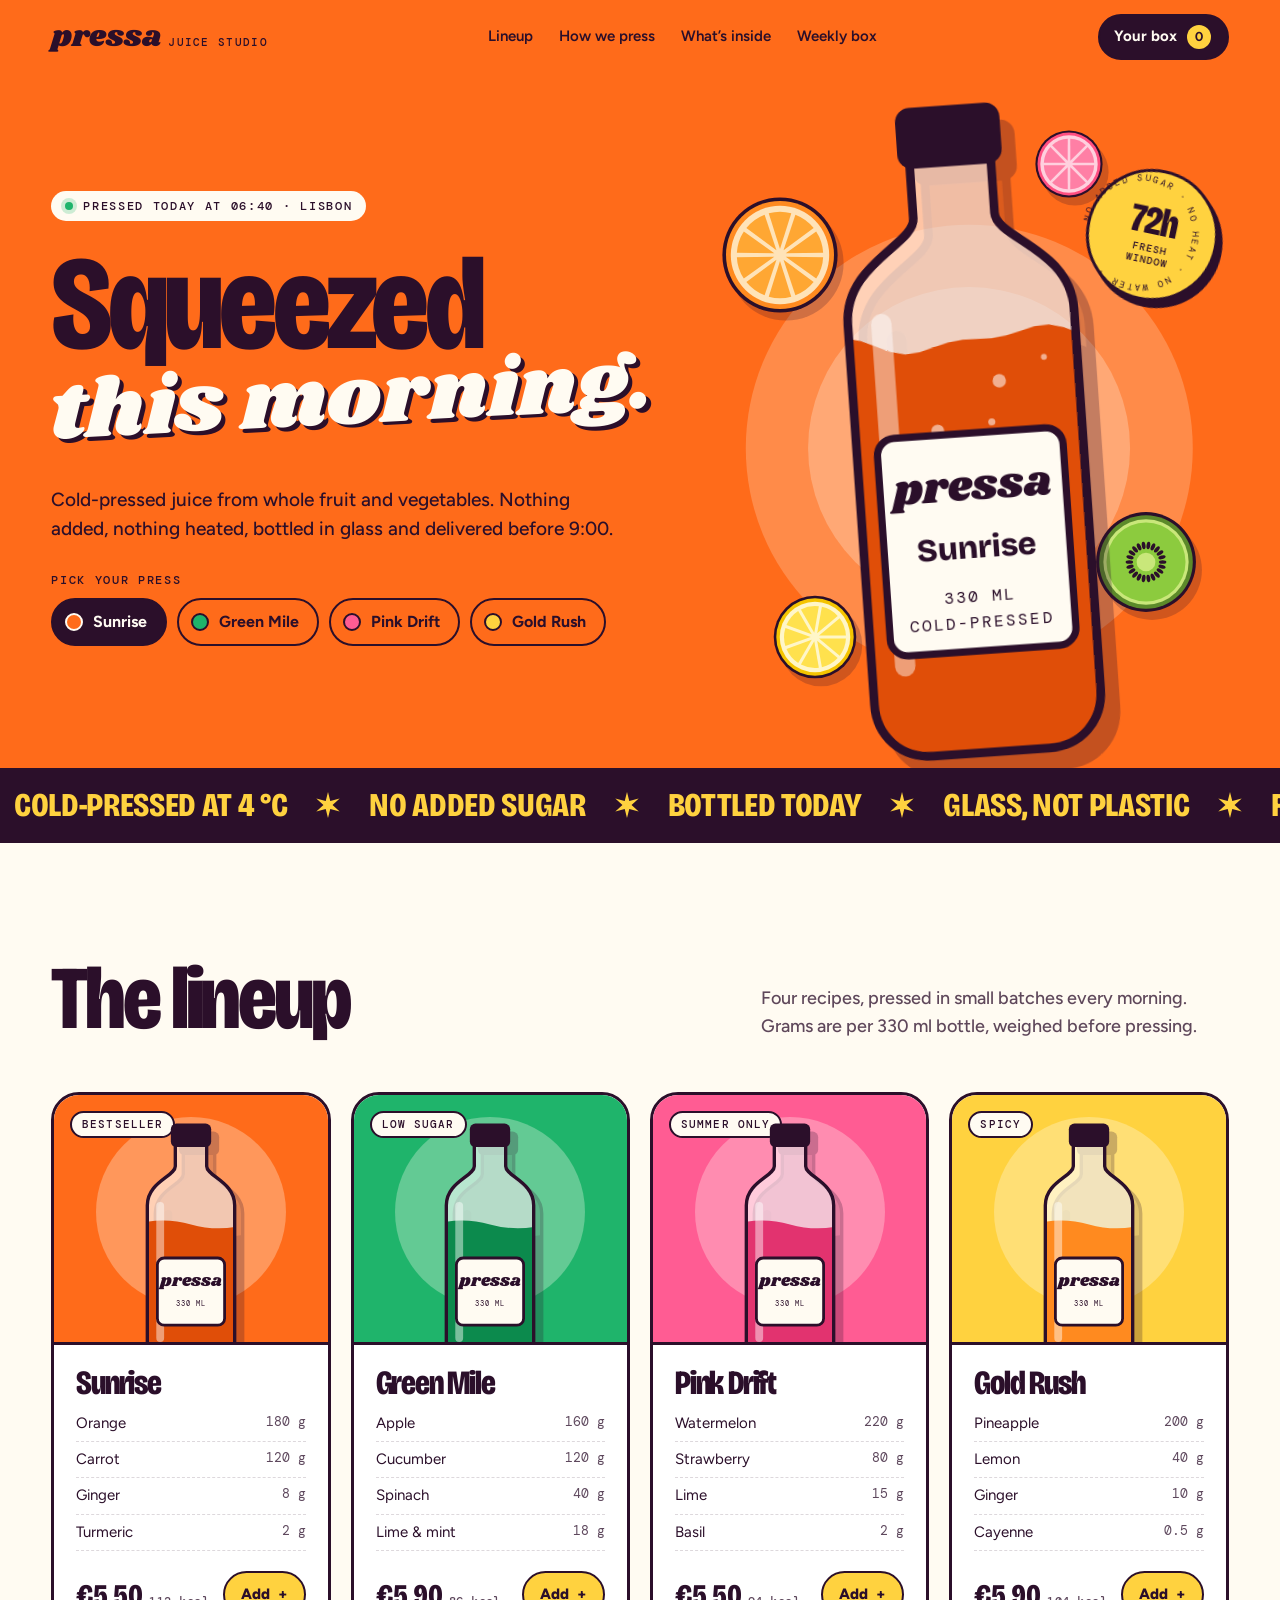
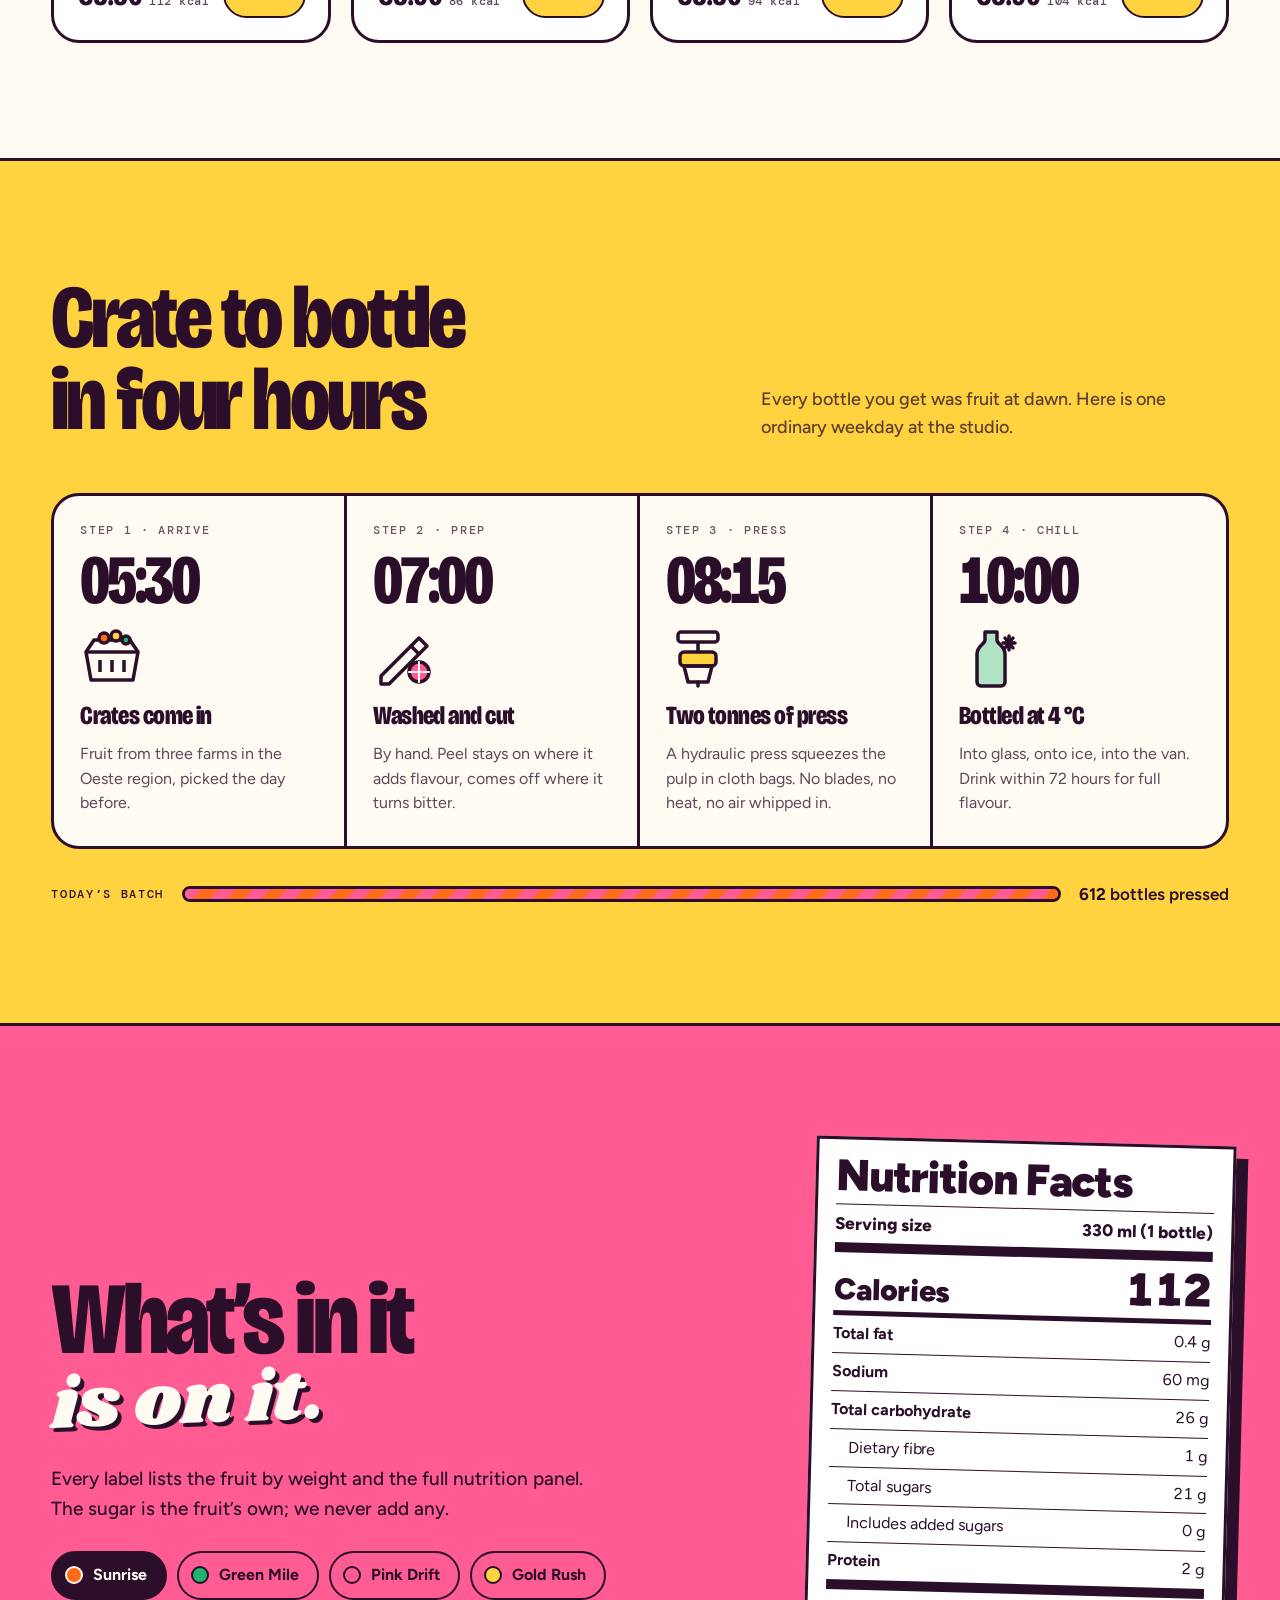
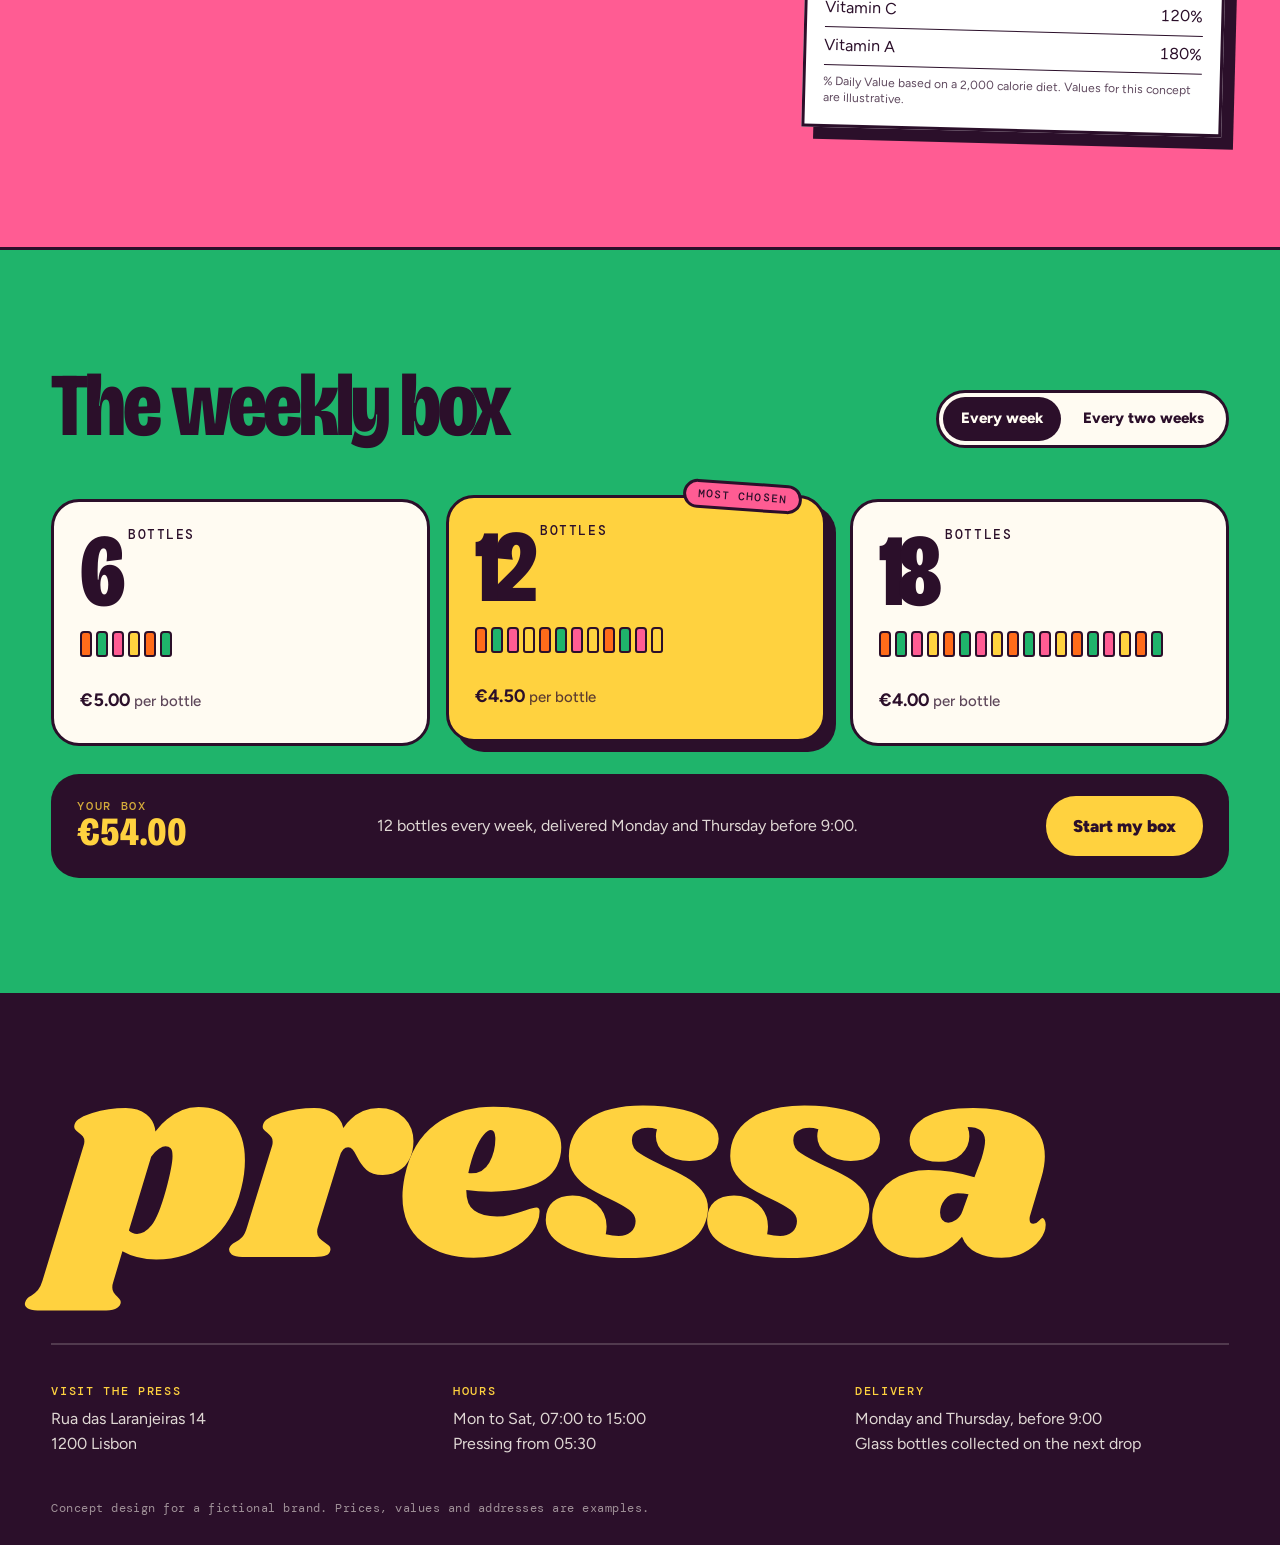
<file: pressa/index.html>
<!doctype html>
<html lang="en">
<head>
<meta charset="utf-8">
<meta name="viewport" content="width=device-width, initial-scale=1, viewport-fit=cover">
<title>Pressa Juice Studio</title>
<meta name="description" content="Cold-pressed juice from whole fruit, bottled in glass and delivered before 9:00 in Lisbon. A concept site for a fictional juice studio.">
<meta property="og:title" content="Pressa Juice Studio">
<meta property="og:description" content="Squeezed this morning. Four cold-pressed recipes and a weekly box.">
<meta name="theme-color" content="#FF6B1A">
<link rel="icon" href="data:image/svg+xml,%3Csvg xmlns='http://www.w3.org/2000/svg' viewBox='0 0 32 32'%3E%3Ccircle cx='16' cy='16' r='15' fill='%232B0F2A'/%3E%3Ccircle cx='16' cy='16' r='12' fill='%23FF6B1A'/%3E%3Ccircle cx='16' cy='16' r='5' fill='%23FFD23F'/%3E%3C/svg%3E">
<link rel="preconnect" href="https://fonts.googleapis.com">
<link rel="preconnect" href="https://fonts.gstatic.com" crossorigin>
<link rel="stylesheet" href="https://fonts.googleapis.com/css2?family=Bricolage+Grotesque:opsz,wdth,wght@12..96,75..100,400..800&family=DM+Mono:wght@400;500&family=Figtree:wght@400;500;600;700;800;900&family=Shrikhand&display=swap">
</head>
<body>
<style>
/* Layout: colour-blocked market poster. Every section is one fruit's colour; oversized type collides with an illustrated bottle. */
:root {
  color-scheme: light;
  --tangerine: #FF6B1A;
  --lemon: #FFD23F;
  --pink: #FF5C93;
  --kiwi: #1FB46B;
  --berry: #2B0F2A;
  --paper: #FFFBF2;
  --white: #FFFFFF;
  --berry-soft: rgba(43, 15, 42, .76);
  --berry-line: rgba(43, 15, 42, .16);
  --juice: var(--tangerine);
  --stage: var(--tangerine);
  --display: "Bricolage Grotesque", "Arial Narrow", system-ui, sans-serif;
  --script: "Shrikhand", "Georgia", serif;
  --body: "Figtree", system-ui, -apple-system, "Segoe UI", sans-serif;
  --mono: "DM Mono", ui-monospace, "SFMono-Regular", Consolas, monospace;
  --radius: 28px;
  --gutter: clamp(16px, 4vw, 56px);
}
* { box-sizing: border-box; }
html { scroll-behavior: smooth; }
body { margin: 0; background: var(--paper); color: var(--berry); font: 400 17px/1.55 var(--body); -webkit-font-smoothing: antialiased; overflow-x: hidden; }
img, svg { max-width: 100%; }
a { color: inherit; }
button { font: inherit; color: inherit; cursor: pointer; }
:focus-visible { outline: 3px solid var(--berry); outline-offset: 3px; border-radius: 8px; }
h1, h2, h3 { font-family: var(--display); font-weight: 800; letter-spacing: -.035em; line-height: .92; margin: 0; text-wrap: balance; font-variation-settings: "wdth" 82, "opsz" 96; }
p { margin: 0; }
.wrap { max-width: 1320px; margin: 0 auto; padding-inline: var(--gutter); }
.label { font: 500 12px/1 var(--mono); letter-spacing: .14em; text-transform: uppercase; }
.script { font-family: var(--script); font-weight: 400; letter-spacing: 0; }

/* ---------- nav ---------- */
.nav { position: sticky; top: env(safe-area-inset-top, 0px); z-index: 30; background: var(--stage); transition: background .6s cubic-bezier(.2,.8,.2,1); }
.nav .wrap { display: flex; align-items: center; justify-content: space-between; gap: 16px; padding-block: 14px; }
.logo { font: 400 30px/1 var(--script); text-decoration: none; display: flex; align-items: baseline; gap: 6px; }
.logo small { font: 500 11px/1 var(--mono); letter-spacing: .12em; text-transform: uppercase; }
.nav ul { display: flex; gap: 26px; list-style: none; margin: 0; padding: 0; font-weight: 600; font-size: 15px; }
.nav ul a { text-decoration: none; }
.nav ul a:hover { text-decoration: underline; text-underline-offset: 4px; text-decoration-thickness: 2px; }
.box-btn { display: inline-flex; align-items: center; gap: 10px; white-space: nowrap; flex: none; border: 2px solid var(--berry); background: var(--berry); color: var(--paper); border-radius: 999px; padding: 9px 16px 9px 14px; font-weight: 700; font-size: 15px; }
.box-btn b { display: inline-grid; place-items: center; min-width: 24px; height: 24px; border-radius: 12px; background: var(--lemon); color: var(--berry); font-size: 13px; padding: 0 6px; font-variant-numeric: tabular-nums; }
.box-btn.bump { animation: bump .45s cubic-bezier(.3,1.6,.5,1); }
@keyframes bump { 40% { transform: scale(1.12); } }

/* ---------- hero ---------- */
.hero { background: var(--stage); transition: background .6s cubic-bezier(.2,.8,.2,1); position: relative; overflow: hidden; }
.hero .wrap { display: grid; grid-template-columns: minmax(0, 1.1fr) minmax(0, .9fr); gap: 24px; align-items: center; padding-block: 28px 0; position: relative; z-index: 2; }
.hero-copy { padding-block: 24px 56px; min-width: 0; }
.hero-copy .label { display: inline-flex; align-items: center; gap: 10px; background: var(--paper); border-radius: 999px; padding: 9px 14px; }
.hero-copy .label i { width: 8px; height: 8px; border-radius: 50%; background: var(--kiwi); box-shadow: 0 0 0 4px rgba(31,180,107,.22); }
.hero h1 { font-size: clamp(64px, 10.4vw, 168px); margin-top: 22px; }
.hero h1 .script { display: block; font-size: .62em; line-height: 1.05; color: var(--paper); margin-top: .08em; transform: rotate(-3deg); transform-origin: 0 50%; text-shadow: 4px 4px 0 var(--berry); }
.hero-lede { max-width: 30em; font-size: 19px; margin-top: 26px; font-weight: 500; }
.picker { margin-top: 30px; }
.picker .label { background: none; padding: 0; margin-bottom: 12px; display: block; }
.chips { display: flex; flex-wrap: wrap; gap: 10px; }
.chip { display: inline-flex; align-items: center; gap: 10px; border: 2px solid var(--berry); background: transparent; border-radius: 999px; padding: 10px 18px 10px 12px; font-weight: 700; font-size: 16px; transition: background .25s, color .25s, transform .25s; }
.chip i { width: 18px; height: 18px; border-radius: 50%; border: 2px solid var(--berry); background: var(--c); }
.chip:hover { transform: translateY(-2px); }
.chip[aria-pressed="true"] { background: var(--berry); color: var(--paper); }
.chip[aria-pressed="true"] i { border-color: var(--paper); }
.hero-stage { position: relative; height: clamp(440px, 52vw, 680px); min-width: 0; }
.hero-stage .disc { position: absolute; left: 50%; top: 52%; width: 86%; aspect-ratio: 1; max-width: 100%; transform: translate(-50%, -50%); border-radius: 50%; background: var(--paper); opacity: .22; }
.hero-stage .disc.two { width: 62%; opacity: .26; }
.bottle-hero { position: absolute; left: 50%; bottom: -6px; width: min(300px, 56%); transform: translateX(-50%) rotate(-4deg); filter: drop-shadow(14px 18px 0 rgba(43,15,42,.28)); animation: sway 6s ease-in-out infinite; }
@keyframes sway { 0%, 100% { transform: translateX(-50%) rotate(-4deg) translateY(0); } 50% { transform: translateX(-50%) rotate(2deg) translateY(-12px); } }
.slice { position: absolute; width: var(--s); aspect-ratio: 1; animation: float var(--d, 7s) ease-in-out infinite; animation-delay: var(--delay, 0s); will-change: transform; }
.slice svg { width: 100%; height: 100%; animation: spin var(--spin, 26s) linear infinite; filter: drop-shadow(6px 8px 0 rgba(43,15,42,.22)); }
@keyframes float { 0%, 100% { translate: 0 0; } 50% { translate: 0 -18px; } }
@keyframes spin { to { rotate: 360deg; } }
.sticker { position: absolute; right: 2%; top: 10%; width: 132px; aspect-ratio: 1; border-radius: 50%; background: var(--lemon); border: 3px solid var(--berry); display: grid; place-items: center; text-align: center; transform: rotate(12deg); box-shadow: 6px 6px 0 var(--berry); z-index: 3; }
.sticker b { display: block; font: 800 40px/0.9 var(--display); font-variation-settings: "wdth" 75; letter-spacing: -.03em; }
.sticker span { font: 500 10px/1.25 var(--mono); letter-spacing: .1em; text-transform: uppercase; display: block; margin-top: 4px; }
.sticker svg { position: absolute; inset: -12px; width: calc(100% + 24px); height: calc(100% + 24px); animation: spin 18s linear infinite; }

/* ---------- marquee ---------- */
.marquee { background: var(--berry); color: var(--lemon); overflow: hidden; border-block: 3px solid var(--berry); }
.marquee .track { display: flex; width: max-content; animation: slide 32s linear infinite; }
.marquee span { display: inline-flex; align-items: center; gap: 28px; padding: 18px 14px; font: 800 clamp(22px, 2.6vw, 34px)/1 var(--display); font-variation-settings: "wdth" 78; letter-spacing: -.01em; text-transform: uppercase; white-space: nowrap; }
.marquee svg { width: 26px; height: 26px; flex: none; }
@keyframes slide { to { transform: translateX(-50%); } }

/* ---------- section heads ---------- */
section { position: relative; }
.sec { padding-block: clamp(64px, 9vw, 120px); }
.sec-head { display: flex; justify-content: space-between; align-items: end; gap: 24px; flex-wrap: wrap; margin-bottom: clamp(32px, 4vw, 56px); }
.sec-head h2 { font-size: clamp(48px, 7vw, 108px); }
.sec-head p { max-width: 26em; font-size: 18px; color: var(--berry-soft); font-weight: 500; }

/* ---------- lineup ---------- */
.cards { display: grid; grid-template-columns: repeat(4, minmax(0, 1fr)); gap: 20px; }
.card { background: var(--white); border: 3px solid var(--berry); border-radius: var(--radius); overflow: hidden; display: flex; flex-direction: column; transition: transform .35s cubic-bezier(.2,.8,.2,1), box-shadow .35s; box-shadow: 0 0 0 var(--berry); }
.card:hover { transform: translate(-4px, -6px); box-shadow: 8px 10px 0 var(--berry); }
.card .top { background: var(--c); height: 250px; position: relative; display: grid; place-items: end center; border-bottom: 3px solid var(--berry); overflow: hidden; }
.card .top::before { content: ""; position: absolute; width: 190px; height: 190px; border-radius: 50%; background: var(--paper); opacity: .3; top: 22px; left: 50%; transform: translateX(-50%); }
.card .top svg.mini { width: 112px; position: relative; margin-bottom: -40px; transition: transform .45s cubic-bezier(.2,.8,.2,1); filter: drop-shadow(8px 8px 0 rgba(43,15,42,.25)); }
.card:hover .top svg.mini { transform: translateY(-26px) rotate(-6deg); }
.card .tag { position: absolute; left: 16px; top: 16px; background: var(--paper); border: 2px solid var(--berry); border-radius: 999px; padding: 6px 10px; font: 500 11px/1 var(--mono); letter-spacing: .1em; text-transform: uppercase; }
.card .body { padding: 22px 22px 22px; display: flex; flex-direction: column; gap: 14px; flex: 1; }
.card h3 { font-size: 34px; }
.ingr { list-style: none; margin: 0; padding: 0; display: grid; gap: 6px; font-size: 15px; }
.ingr li { display: flex; justify-content: space-between; gap: 10px; border-bottom: 1px dashed var(--berry-line); padding-bottom: 6px; }
.ingr li span:last-child { font-family: var(--mono); font-size: 13px; color: var(--berry-soft); font-variant-numeric: tabular-nums; }
.card .foot { margin-top: auto; display: flex; align-items: center; justify-content: space-between; gap: 10px; padding-top: 6px; }
.price { font: 800 30px/1 var(--display); font-variation-settings: "wdth" 80; font-variant-numeric: tabular-nums; }
.price small { font: 500 12px/1 var(--mono); color: var(--berry-soft); margin-left: 6px; letter-spacing: .04em; }
.add { border: 2px solid var(--berry); background: var(--lemon); border-radius: 999px; padding: 10px 16px; font-weight: 800; font-size: 15px; display: inline-flex; align-items: center; gap: 8px; transition: background .2s, transform .2s; }
.add:hover { background: var(--berry); color: var(--lemon); transform: rotate(-3deg); }

/* ---------- process ---------- */
.process { background: var(--lemon); border-block: 3px solid var(--berry); overflow: hidden; }
.steps { display: grid; grid-template-columns: repeat(4, minmax(0, 1fr)); gap: 0; border: 3px solid var(--berry); border-radius: var(--radius); background: var(--paper); overflow: hidden; }
.step { padding: 28px 26px 30px; border-right: 3px solid var(--berry); display: flex; flex-direction: column; gap: 14px; position: relative; min-width: 0; }
.step:last-child { border-right: 0; }
.step time { font: 800 clamp(48px, 5.4vw, 76px)/.9 var(--display); font-variation-settings: "wdth" 75; letter-spacing: -.04em; font-variant-numeric: tabular-nums; }
.step svg { width: 64px; height: 64px; }
.step h3 { font-size: 26px; letter-spacing: -.02em; }
.step p { color: var(--berry-soft); font-size: 16px; }
.step .label { color: var(--berry); opacity: .7; }
.press-meter { margin-top: 32px; display: flex; align-items: center; gap: 18px; flex-wrap: wrap; font-weight: 600; }
.press-meter .bar { flex: 1 1 280px; height: 16px; border: 3px solid var(--berry); border-radius: 999px; background: var(--paper); overflow: hidden; }
.press-meter .bar i { display: block; height: 100%; width: 0; background: repeating-linear-gradient(-45deg, var(--tangerine) 0 12px, var(--pink) 12px 24px); transition: width 2.2s cubic-bezier(.2,.8,.2,1); }
.press-meter.go .bar i { width: 100%; }

/* ---------- nutrition ---------- */
.facts-sec { background: var(--pink); }
.facts-grid { display: grid; grid-template-columns: minmax(0, 1fr) minmax(0, 420px); gap: clamp(32px, 6vw, 96px); align-items: center; }
.facts-grid h2 { font-size: clamp(56px, 8vw, 128px); }
.facts-grid h2 .script { color: var(--paper); font-size: .7em; display: block; text-shadow: 4px 4px 0 var(--berry); transform: rotate(-2deg); transform-origin: 0 50%; margin-top: .1em; }
.facts-copy p { font-size: 19px; max-width: 28em; margin-top: 24px; font-weight: 500; }
.facts-copy .chips { margin-top: 28px; }
.nf { background: var(--white); border: 3px solid var(--berry); padding: 14px 18px 18px; box-shadow: 12px 12px 0 var(--berry); transform: rotate(1.5deg); font-family: var(--body); min-width: 0; }
.nf h3 { font: 900 44px/1 var(--body); letter-spacing: -.03em; border-bottom: 1px solid var(--berry); padding-bottom: 6px; font-variation-settings: normal; }
.nf .serv { display: flex; justify-content: space-between; font-weight: 800; font-size: 17px; padding: 6px 0; border-bottom: 10px solid var(--berry); }
.nf .cal { display: flex; justify-content: space-between; align-items: end; border-bottom: 5px solid var(--berry); padding: 6px 0; }
.nf .cal b { font: 900 30px/1 var(--body); }
.nf .cal strong { font: 900 46px/1 var(--body); font-variant-numeric: tabular-nums; }
.nf .row { display: flex; justify-content: space-between; border-bottom: 1px solid var(--berry); padding: 6px 0; font-size: 16px; font-variant-numeric: tabular-nums; }
.nf .row.ind { padding-left: 18px; }
.nf .row.thick { border-bottom-width: 10px; }
.nf .note { font-size: 12px; line-height: 1.4; padding-top: 8px; color: var(--berry-soft); }
.nf [data-v] { transition: opacity .2s; }

/* ---------- subscription ---------- */
.box-sec { background: var(--kiwi); border-top: 3px solid var(--berry); }
.toggle { display: inline-flex; border: 3px solid var(--berry); border-radius: 999px; background: var(--paper); padding: 4px; gap: 4px; }
.toggle button { border: 0; background: none; border-radius: 999px; padding: 10px 18px; font-weight: 800; font-size: 15px; }
.toggle button[aria-pressed="true"] { background: var(--berry); color: var(--paper); }
.plans { display: grid; grid-template-columns: repeat(3, minmax(0, 1fr)); gap: 20px; margin-top: 36px; }
.plan { position: relative; text-align: left; border: 3px solid var(--berry); background: var(--paper); border-radius: var(--radius); padding: 26px 26px 28px; display: flex; flex-direction: column; gap: 16px; transition: transform .3s cubic-bezier(.2,.8,.2,1), box-shadow .3s, background .3s; }
.plan:hover { transform: translateY(-4px); }
.plan[aria-pressed="true"] { background: var(--lemon); box-shadow: 10px 10px 0 var(--berry); transform: translate(-4px, -4px); }
.plan .count { font: 800 clamp(72px, 8vw, 112px)/.85 var(--display); font-variation-settings: "wdth" 75; letter-spacing: -.05em; }
.plan .count small { font: 500 13px/1 var(--mono); letter-spacing: .12em; text-transform: uppercase; margin-left: 8px; vertical-align: top; }
.plan .bottles { display: flex; flex-wrap: wrap; gap: 4px; min-height: 40px; }
.plan .bottles i { width: 12px; height: 26px; border-radius: 4px 4px 3px 3px; border: 2px solid var(--berry); background: var(--c); }
.plan .per { font-weight: 700; font-size: 18px; font-variant-numeric: tabular-nums; }
.plan .per span { color: var(--berry-soft); font-weight: 500; font-size: 15px; }
.plan .ribbon { position: absolute; top: -16px; right: 20px; background: var(--pink); border: 3px solid var(--berry); border-radius: 999px; padding: 6px 12px; font: 500 11px/1 var(--mono); letter-spacing: .1em; text-transform: uppercase; transform: rotate(4deg); }
.summary { margin-top: 28px; display: flex; flex-wrap: wrap; align-items: center; justify-content: space-between; gap: 18px; background: var(--berry); color: var(--paper); border-radius: var(--radius); padding: 22px 26px; }
.summary .tot { font: 800 40px/1 var(--display); font-variation-settings: "wdth" 80; font-variant-numeric: tabular-nums; color: var(--lemon); }
.summary p { font-size: 16px; opacity: .85; }
.cta { border: 3px solid var(--lemon); background: var(--lemon); color: var(--berry); border-radius: 999px; padding: 14px 24px; font-weight: 900; font-size: 17px; transition: transform .2s, background .2s; }
.cta:hover { transform: rotate(-2deg) scale(1.03); }

/* ---------- footer ---------- */
footer { background: var(--berry); color: var(--paper); overflow: hidden; }
footer .big { font: 400 clamp(96px, 22vw, 340px)/1 var(--script); color: var(--lemon); letter-spacing: -.02em; margin: 0; padding-block: 40px 28px; white-space: nowrap; }
.foot-cols { display: grid; grid-template-columns: repeat(3, minmax(0, 1fr)); gap: 28px; padding-block: 40px 24px; border-top: 2px solid rgba(255,251,242,.18); }
.foot-cols h3 { margin: 0 0 10px; font: 500 12px/1 var(--mono); letter-spacing: .14em; text-transform: uppercase; color: var(--lemon); }
.foot-cols p { font-size: 16px; opacity: .85; }
.fine { padding-block: 18px 28px; font: 400 12px/1.5 var(--mono); opacity: .55; letter-spacing: .04em; }

/* ---------- toast ---------- */
.toast { position: fixed; left: 50%; bottom: calc(24px + env(safe-area-inset-bottom, 0px)); transform: translate(-50%, 140%); background: var(--berry); color: var(--paper); border: 3px solid var(--lemon); border-radius: 999px; padding: 12px 20px; font-weight: 700; z-index: 50; transition: transform .45s cubic-bezier(.2,.9,.3,1.2), visibility .45s; max-width: calc(100% - 32px); text-align: center; visibility: hidden; }
.toast.on { transform: translate(-50%, 0); visibility: visible; }

/* ---------- responsive ---------- */
@media (max-width: 1080px) {
  .cards { grid-template-columns: repeat(2, minmax(0, 1fr)); }
  .steps { grid-template-columns: repeat(2, minmax(0, 1fr)); }
  .step:nth-child(2) { border-right: 0; }
  .step:nth-child(-n+2) { border-bottom: 3px solid var(--berry); }
}
@media (max-width: 860px) {
  .nav ul { display: none; }
  .hero .wrap { grid-template-columns: minmax(0, 1fr); }
  .hero-copy { padding-bottom: 8px; }
  .hero-stage { height: 460px; }
  .facts-grid { grid-template-columns: minmax(0, 1fr); }
  .plans { grid-template-columns: minmax(0, 1fr); }
  .foot-cols { grid-template-columns: minmax(0, 1fr); }
}
@media (max-width: 560px) {
  .logo small { display: none; }
  .cards, .steps { grid-template-columns: minmax(0, 1fr); }
  .step { border-right: 0; border-bottom: 3px solid var(--berry); }
  .step:last-child { border-bottom: 0; }
  .sticker { width: 104px; right: 0; top: 4%; }
  .sticker b { font-size: 32px; }
  .nf { transform: none; box-shadow: 8px 8px 0 var(--berry); }
}
@media (prefers-reduced-motion: reduce) {
  *, *::before, *::after { animation: none !important; transition: none !important; }
}
</style>

<svg width="0" height="0" style="position:absolute" aria-hidden="true">
  <defs>
    <clipPath id="bottleClip"><path d="M72 46 H128 V86 C128 104 178 114 178 156 V418 C178 440 162 456 140 456 H60 C38 456 22 440 22 418 V156 C22 114 72 104 72 86 Z"/></clipPath>
    <symbol id="bottle" viewBox="0 0 200 470">
      <path d="M72 46 H128 V86 C128 104 178 114 178 156 V418 C178 440 162 456 140 456 H60 C38 456 22 440 22 418 V156 C22 114 72 104 72 86 Z" fill="#FFFFFF" fill-opacity=".55"/>
      <g clip-path="url(#bottleClip)"><path d="M0 190 Q 50 176 100 190 T 200 190 V470 H0Z" style="fill:var(--juice)"/><rect x="38" y="150" width="14" height="250" rx="7" fill="#FFFFFF" fill-opacity=".45"/></g>
      <path d="M72 46 H128 V86 C128 104 178 114 178 156 V418 C178 440 162 456 140 456 H60 C38 456 22 440 22 418 V156 C22 114 72 104 72 86 Z" fill="none" stroke="#2B0F2A" stroke-width="6" stroke-linejoin="round"/>
      <rect x="64" y="10" width="72" height="42" rx="10" fill="#2B0F2A"/>
      <rect x="40" y="250" width="120" height="120" rx="12" fill="#FFFBF2" stroke="#2B0F2A" stroke-width="5"/>
      <text x="100" y="300" text-anchor="middle" font-family="Shrikhand, Georgia, serif" font-size="30" fill="#2B0F2A">pressa</text>
      <text x="100" y="336" text-anchor="middle" font-family="DM Mono, monospace" font-size="13" fill="#2B0F2A" letter-spacing="1.5">330 ML</text>
    </symbol>
    <symbol id="star" viewBox="0 0 40 40"><path d="M20 0 L23.5 14 L38 10 L27 20 L38 30 L23.5 26 L20 40 L16.5 26 L2 30 L13 20 L2 10 L16.5 14Z" fill="currentColor"/></symbol>
  </defs>
</svg>

<header class="nav">
  <div class="wrap">
    <a class="logo" href="#top">pressa <small>juice studio</small></a>
    <nav aria-label="Main"><ul><li><a href="#lineup">Lineup</a></li><li><a href="#process">How we press</a></li><li><a href="#facts">What’s inside</a></li><li><a href="#box">Weekly box</a></li></ul></nav>
    <button class="box-btn" id="boxBtn" type="button">Your box <b id="boxCount">0</b></button>
  </div>
</header>

<main id="top">
  <section class="hero" aria-label="Pressa">
    <div class="wrap">
      <div class="hero-copy">
        <span class="label"><i></i>Pressed today at 06:40 · Lisbon</span>
        <h1>Squeezed <span class="script">this morning.</span></h1>
        <p class="hero-lede">Cold-pressed juice from whole fruit and vegetables. Nothing added, nothing heated, bottled in glass and delivered before 9:00.</p>
        <div class="picker">
          <span class="label">Pick your press</span>
          <div class="chips" role="group" aria-label="Flavour" id="heroChips"></div>
        </div>
      </div>
      <div class="hero-stage" aria-hidden="true" id="stage">
        <div class="disc"></div><div class="disc two"></div>
        <div class="sticker"><svg viewBox="0 0 160 160"><defs><path id="circ" d="M80 80 m-66 0 a66 66 0 1 1 132 0 a66 66 0 1 1 -132 0"/></defs><text font-family="DM Mono, monospace" font-size="11.5" letter-spacing="3.2" fill="#2B0F2A"><textPath href="#circ">NO ADDED SUGAR · NO HEAT · NO WATER ·</textPath></text></svg><div><b>72h</b><span>fresh<br>window</span></div></div>
        <div class="slice" style="--s:120px;left:2%;top:14%;--d:7s;--spin:30s" data-depth="18"></div>
        <div class="slice" style="--s:86px;left:12%;bottom:12%;--d:6s;--delay:-2s;--spin:22s" data-depth="30"></div>
        <div class="slice" style="--s:104px;right:6%;bottom:22%;--d:8s;--delay:-4s;--spin:34s" data-depth="24"></div>
        <div class="slice" style="--s:70px;right:24%;top:4%;--d:5.5s;--delay:-1s;--spin:18s" data-depth="36"></div>
        <svg class="bottle-hero" viewBox="0 0 200 470" id="heroBottle">
          <path d="M72 46 H128 V86 C128 104 178 114 178 156 V418 C178 440 162 456 140 456 H60 C38 456 22 440 22 418 V156 C22 114 72 104 72 86 Z" fill="#FFFFFF" fill-opacity=".6"/>
          <g clip-path="url(#bottleClip)">
            <path id="wave" d="M0 170 V470 H200 V170Z" style="fill:var(--juice);transition:fill .6s"/>
            <g id="bubbles" fill="#FFFFFF" fill-opacity=".55"></g>
            <rect x="38" y="150" width="14" height="250" rx="7" fill="#FFFFFF" fill-opacity=".45"/>
          </g>
          <path d="M72 46 H128 V86 C128 104 178 114 178 156 V418 C178 440 162 456 140 456 H60 C38 456 22 440 22 418 V156 C22 114 72 104 72 86 Z" fill="none" stroke="#2B0F2A" stroke-width="6" stroke-linejoin="round"/>
          <rect x="64" y="10" width="72" height="42" rx="10" fill="#2B0F2A"/>
          <rect x="36" y="236" width="128" height="150" rx="12" fill="#FFFBF2" stroke="#2B0F2A" stroke-width="5"/>
          <text x="100" y="282" text-anchor="middle" font-family="Shrikhand, Georgia, serif" font-size="30" fill="#2B0F2A">pressa</text>
          <text x="100" y="322" text-anchor="middle" font-family="Bricolage Grotesque, sans-serif" font-weight="800" font-size="22" fill="#2B0F2A" id="labelName">Sunrise</text>
          <text x="100" y="352" text-anchor="middle" font-family="DM Mono, monospace" font-size="11" fill="#2B0F2A" letter-spacing="1.4">330 ML</text>
          <text x="100" y="370" text-anchor="middle" font-family="DM Mono, monospace" font-size="11" fill="#2B0F2A" letter-spacing="1.4">COLD-PRESSED</text>
        </svg>
      </div>
    </div>
  </section>

  <div class="marquee" aria-hidden="true"><div class="track" id="marquee"></div></div>

  <section class="sec" id="lineup" aria-labelledby="lineupTitle">
    <div class="wrap">
      <div class="sec-head">
        <h2 id="lineupTitle">The lineup</h2>
        <p>Four recipes, pressed in small batches every morning. Grams are per 330 ml bottle, weighed before pressing.</p>
      </div>
      <div class="cards" id="cards"></div>
    </div>
  </section>

  <section class="process sec" id="process" aria-labelledby="procTitle">
    <div class="wrap">
      <div class="sec-head">
        <h2 id="procTitle">Crate to bottle<br>in four hours</h2>
        <p>Every bottle you get was fruit at dawn. Here is one ordinary weekday at the studio.</p>
      </div>
      <ol class="steps" style="list-style:none;margin:0;padding:0">
        <li class="step"><span class="label">Step 1 · Arrive</span><time>05:30</time>
          <svg viewBox="0 0 64 64" fill="none" stroke="#2B0F2A" stroke-width="3.5" stroke-linejoin="round"><path d="M6 26h52l-5 28H11z"/><path d="M6 26l8-12h36l8 12M20 34v12M32 34v12M44 34v12"/><circle cx="24" cy="12" r="5" fill="#FF6B1A"/><circle cx="36" cy="10" r="5" fill="#FFD23F"/><circle cx="46" cy="14" r="4" fill="#1FB46B"/></svg>
          <h3>Crates come in</h3><p>Fruit from three farms in the Oeste region, picked the day before.</p></li>
        <li class="step"><span class="label">Step 2 · Prep</span><time>07:00</time>
          <svg viewBox="0 0 64 64" fill="none" stroke="#2B0F2A" stroke-width="3.5" stroke-linecap="round" stroke-linejoin="round"><path d="M8 50l30-30 8 8-30 30H8z"/><path d="M38 20l8-8 8 8-8 8"/><circle cx="46" cy="46" r="10" fill="#FF5C93"/><path d="M46 36v20M36 46h20" stroke="#FFFBF2" stroke-width="2"/></svg>
          <h3>Washed and cut</h3><p>By hand. Peel stays on where it adds flavour, comes off where it turns bitter.</p></li>
        <li class="step"><span class="label">Step 3 · Press</span><time>08:15</time>
          <svg viewBox="0 0 64 64" fill="none" stroke="#2B0F2A" stroke-width="3.5" stroke-linejoin="round"><rect x="12" y="6" width="40" height="10" rx="3"/><path d="M32 16v10"/><rect x="14" y="26" width="36" height="14" rx="4" fill="#FFD23F"/><path d="M18 40h28l-4 16H22z"/><path d="M32 56v4" stroke-linecap="round"/></svg>
          <h3>Two tonnes of press</h3><p>A hydraulic press squeezes the pulp in cloth bags. No blades, no heat, no air whipped in.</p></li>
        <li class="step"><span class="label">Step 4 · Chill</span><time>10:00</time>
          <svg viewBox="0 0 64 64" fill="none" stroke="#2B0F2A" stroke-width="3.5" stroke-linejoin="round"><path d="M26 6h12v8c0 4 8 6 8 14v28a4 4 0 0 1-4 4H22a4 4 0 0 1-4-4V28c0-8 8-10 8-14z" fill="#1FB46B" fill-opacity=".35"/><path d="M50 10v14M44 17h12M46 12l8 10M54 12l-8 10" stroke-linecap="round"/></svg>
          <h3>Bottled at 4 °C</h3><p>Into glass, onto ice, into the van. Drink within 72 hours for full flavour.</p></li>
      </ol>
      <div class="press-meter" id="meter"><span class="label">Today’s batch</span><div class="bar"><i></i></div><span><b>612</b> bottles pressed</span></div>
    </div>
  </section>

  <section class="facts-sec sec" id="facts" aria-labelledby="factsTitle">
    <div class="wrap facts-grid">
      <div class="facts-copy">
        <h2 id="factsTitle">What’s in it <span class="script">is on it.</span></h2>
        <p>Every label lists the fruit by weight and the full nutrition panel. The sugar is the fruit’s own; we never add any.</p>
        <div class="chips" role="group" aria-label="Show nutrition for" id="factsChips"></div>
      </div>
      <div class="nf" aria-live="polite">
        <h3>Nutrition Facts</h3>
        <div class="serv"><span>Serving size</span><span>330 ml (1 bottle)</span></div>
        <div class="cal"><b>Calories</b><strong data-v="kcal">112</strong></div>
        <div class="row"><b>Total fat</b><span data-v="fat">0.4 g</span></div>
        <div class="row"><b>Sodium</b><span data-v="na">60 mg</span></div>
        <div class="row"><b>Total carbohydrate</b><span data-v="carb">26 g</span></div>
        <div class="row ind"><span>Dietary fibre</span><span data-v="fib">1 g</span></div>
        <div class="row ind"><span>Total sugars</span><span data-v="sug">21 g</span></div>
        <div class="row ind"><span>Includes added sugars</span><span>0 g</span></div>
        <div class="row thick"><b>Protein</b><span data-v="pro">2 g</span></div>
        <div class="row"><span>Vitamin C</span><span data-v="vc">120%</span></div>
        <div class="row"><span>Vitamin A</span><span data-v="va">180%</span></div>
        <p class="note">% Daily Value based on a 2,000 calorie diet. Values for this concept are illustrative.</p>
      </div>
    </div>
  </section>

  <section class="box-sec sec" id="box" aria-labelledby="boxTitle">
    <div class="wrap">
      <div class="sec-head">
        <h2 id="boxTitle">The weekly box</h2>
        <div class="toggle" role="group" aria-label="Delivery frequency">
          <button type="button" aria-pressed="true" data-freq="weekly">Every week</button>
          <button type="button" aria-pressed="false" data-freq="fortnight">Every two weeks</button>
        </div>
      </div>
      <div class="plans" id="plans"></div>
      <div class="summary">
        <div><div class="label" style="color:var(--lemon);opacity:.8">Your box</div><div class="tot" id="total">€54.00</div></div>
        <p id="summaryText">12 bottles every week, delivered Monday and Thursday before 9:00.</p>
        <button class="cta" type="button" id="choose">Start my box</button>
      </div>
    </div>
  </section>
</main>

<footer>
  <div class="wrap">
    <p class="big" aria-hidden="true">pressa</p>
    <div class="foot-cols">
      <div><h3>Visit the press</h3><p>Rua das Laranjeiras 14<br>1200 Lisbon</p></div>
      <div><h3>Hours</h3><p>Mon to Sat, 07:00 to 15:00<br>Pressing from 05:30</p></div>
      <div><h3>Delivery</h3><p>Monday and Thursday, before 9:00<br>Glass bottles collected on the next drop</p></div>
    </div>
    <p class="fine">Concept design for a fictional brand. Prices, values and addresses are examples.</p>
  </div>
</footer>

<div class="toast" id="toast" role="status" aria-live="polite"></div>

<script>
(() => {
  const FLAVOURS = [
    { id: 'sunrise', name: 'Sunrise', color: '#FF6B1A', juice: '#E04E08', tag: 'Bestseller', price: 5.5,
      ingr: [['Orange', '180 g'], ['Carrot', '120 g'], ['Ginger', '8 g'], ['Turmeric', '2 g']],
      nf: { kcal: 112, fat: '0.4 g', na: '60 mg', carb: '26 g', fib: '1 g', sug: '21 g', pro: '2 g', vc: '120%', va: '180%' } },
    { id: 'green', name: 'Green Mile', color: '#1FB46B', juice: '#0C8A4D', tag: 'Low sugar', price: 5.9,
      ingr: [['Apple', '160 g'], ['Cucumber', '120 g'], ['Spinach', '40 g'], ['Lime & mint', '18 g']],
      nf: { kcal: 86, fat: '0.3 g', na: '45 mg', carb: '20 g', fib: '1 g', sug: '16 g', pro: '2 g', vc: '45%', va: '60%' } },
    { id: 'pink', name: 'Pink Drift', color: '#FF5C93', juice: '#E2336F', tag: 'Summer only', price: 5.5,
      ingr: [['Watermelon', '220 g'], ['Strawberry', '80 g'], ['Lime', '15 g'], ['Basil', '2 g']],
      nf: { kcal: 94, fat: '0.4 g', na: '10 mg', carb: '22 g', fib: '1 g', sug: '18 g', pro: '2 g', vc: '95%', va: '25%' } },
    { id: 'gold', name: 'Gold Rush', color: '#FFD23F', juice: '#FF8A1F', tag: 'Spicy', price: 5.9,
      ingr: [['Pineapple', '200 g'], ['Lemon', '40 g'], ['Ginger', '10 g'], ['Cayenne', '0.5 g']],
      nf: { kcal: 104, fat: '0.2 g', na: '5 mg', carb: '25 g', fib: '1 g', sug: '20 g', pro: '1 g', vc: '150%', va: '3%' } },
  ];
  const $ = (s, r = document) => r.querySelector(s);
  const $$ = (s, r = document) => [...r.querySelectorAll(s)];
  const root = document.documentElement;
  const fmt = (n) => '€' + n.toFixed(2);

  /* fruit slices (generated, so each one is a little different) */
  const SLICES = [
    { rind: '#FF8A1F', pith: '#FFE3B8', flesh: '#FFA733', seg: 10 },
    { rind: '#F5C400', pith: '#FFF6C8', flesh: '#FFE14D', seg: 9 },
    { rind: '#5C8A2A', pith: '#C9E77A', flesh: '#8CCB3E', seg: 0, kiwi: true },
    { rind: '#FF4F81', pith: '#FFD0DE', flesh: '#FF7FA5', seg: 8 },
  ];
  function sliceSVG(c) {
    const r = 46, inner = 38;
    let wedges = '';
    if (c.kiwi) {
      for (let i = 0; i < 22; i++) { const a = i / 22 * Math.PI * 2; wedges += `<ellipse cx="${50 + Math.cos(a) * 16}" cy="${50 + Math.sin(a) * 16}" rx="1.8" ry="3.6" transform="rotate(${a * 57.3 + 90} ${50 + Math.cos(a) * 16} ${50 + Math.sin(a) * 16})" fill="#2B0F2A"/>`; }
      wedges = `<circle cx="50" cy="50" r="${inner}" fill="${c.flesh}"/>` + wedges + `<circle cx="50" cy="50" r="9" fill="${c.pith}"/>`;
    } else {
      for (let i = 0; i < c.seg; i++) {
        const a0 = (i / c.seg) * Math.PI * 2 + .05, a1 = ((i + 1) / c.seg) * Math.PI * 2 - .05;
        const p = (a, rr) => `${(50 + Math.cos(a) * rr).toFixed(2)} ${(50 + Math.sin(a) * rr).toFixed(2)}`;
        wedges += `<path d="M${p((a0 + a1) / 2, 5)} L${p(a0, inner - 2)} A${inner - 2} ${inner - 2} 0 0 1 ${p(a1, inner - 2)}Z" fill="${c.flesh}"/>`;
      }
      wedges = `<circle cx="50" cy="50" r="${inner}" fill="${c.pith}"/>` + wedges;
    }
    return `<svg viewBox="0 0 100 100"><circle cx="50" cy="50" r="${r + 2}" fill="#2B0F2A"/><circle cx="50" cy="50" r="${r - 1}" fill="${c.rind}"/><circle cx="50" cy="50" r="${inner + 3}" fill="${c.pith}"/>${wedges}</svg>`;
  }
  $$('.slice').forEach((el, i) => { el.innerHTML = sliceSVG(SLICES[i % SLICES.length]); });

  /* marquee */
  const words = ['Cold-pressed at 4 °C', 'No added sugar', 'Bottled today', 'Glass, not plastic', 'Fruit from the Oeste'];
  const star = '<svg><use href="#star"/></svg>';
  const run = words.map(w => `<span>${w}${star}</span>`).join('');
  $('#marquee').innerHTML = run + run;

  /* flavour state shared by hero, label and nutrition panel */
  let current = 0;
  function chipHTML(f, i) { return `<button class="chip" type="button" style="--c:${f.color}" data-i="${i}" aria-pressed="${i === current}"><i></i>${f.name}</button>`; }
  function renderChips() { ['#heroChips', '#factsChips'].forEach(sel => { $(sel).innerHTML = FLAVOURS.map(chipHTML).join(''); }); }
  function setFlavour(i) {
    current = i; const f = FLAVOURS[i];
    root.style.setProperty('--stage', f.color);
    // the hero sits on the flavour colour, so the juice is drawn a shade deeper to stay visible against it
    root.style.setProperty('--juice', f.juice);
    $('#labelName').textContent = f.name;
    $$('.chip').forEach(c => c.setAttribute('aria-pressed', String(+c.dataset.i === i)));
    for (const [k, v] of Object.entries(f.nf)) { const el = $(`[data-v="${k}"]`); if (el) el.textContent = v; }
  }
  renderChips();
  document.addEventListener('click', e => { const c = e.target.closest('.chip'); if (c) setFlavour(+c.dataset.i); });

  /* product cards */
  $('#cards').innerHTML = FLAVOURS.map((f, i) => `
    <article class="card" style="--c:${f.color}">
      <div class="top"><span class="tag">${f.tag}</span><svg class="mini" viewBox="0 0 200 470" style="--juice:${f.juice}"><use href="#bottle"/></svg></div>
      <div class="body">
        <h3>${f.name}</h3>
        <ul class="ingr">${f.ingr.map(([n, g]) => `<li><span>${n}</span><span>${g}</span></li>`).join('')}</ul>
        <div class="foot"><span class="price">${fmt(f.price)}<small>${f.nf.kcal} kcal</small></span>
          <button class="add" type="button" data-add="${i}" aria-label="Add ${f.name} to your box">Add <span aria-hidden="true">+</span></button></div>
      </div>
    </article>`).join('');

  /* box + toast */
  let count = 0, toastTimer;
  function toast(msg) { const t = $('#toast'); t.textContent = msg; t.classList.add('on'); clearTimeout(toastTimer); toastTimer = setTimeout(() => t.classList.remove('on'), 2600); }
  $('#cards').addEventListener('click', e => {
    const b = e.target.closest('[data-add]'); if (!b) return;
    count++; $('#boxCount').textContent = count;
    const btn = $('#boxBtn'); btn.classList.remove('bump'); void btn.offsetWidth; btn.classList.add('bump');
    toast(`Added ${FLAVOURS[+b.dataset.add].name} to your box`);
  });
  $('#boxBtn').addEventListener('click', () => toast(count ? `${count} bottle${count > 1 ? 's' : ''} in your box` : 'Your box is empty. Add a bottle from the lineup.'));

  /* subscription */
  const PLANS = [{ n: 6, per: 5.0 }, { n: 12, per: 4.5, ribbon: 'Most chosen' }, { n: 18, per: 4.0 }];
  let freq = 'weekly', plan = 1;
  const palette = FLAVOURS.map(f => f.color);
  function renderPlans() {
    $('#plans').innerHTML = PLANS.map((p, i) => {
      const per = p.per + (freq === 'fortnight' ? .3 : 0);
      return `<button class="plan" type="button" data-plan="${i}" aria-pressed="${i === plan}">${p.ribbon ? `<span class="ribbon">${p.ribbon}</span>` : ''}
        <span class="count">${p.n}<small>bottles</small></span>
        <span class="bottles">${Array.from({ length: p.n }, (_, k) => `<i style="--c:${palette[k % 4]}"></i>`).join('')}</span>
        <span class="per">${fmt(per)} <span>per bottle</span></span></button>`; }).join('');
    const p = PLANS[plan], per = p.per + (freq === 'fortnight' ? .3 : 0);
    $('#total').textContent = fmt(p.n * per);
    $('#summaryText').textContent = `${p.n} bottles ${freq === 'weekly' ? 'every week' : 'every two weeks'}, delivered Monday and Thursday before 9:00.`;
  }
  $('#plans').addEventListener('click', e => { const b = e.target.closest('[data-plan]'); if (b) { plan = +b.dataset.plan; renderPlans(); } });
  $$('[data-freq]').forEach(b => b.addEventListener('click', () => { freq = b.dataset.freq; $$('[data-freq]').forEach(x => x.setAttribute('aria-pressed', String(x === b))); renderPlans(); }));
  $('#choose').addEventListener('click', () => toast(`Saved: ${PLANS[plan].n} bottles, ${freq === 'weekly' ? 'weekly' : 'every two weeks'}. Checkout isn’t part of this concept.`));
  renderPlans();

  /* hero bottle: live liquid surface + bubbles */
  const reduce = matchMedia('(prefers-reduced-motion: reduce)').matches;
  const wave = $('#wave'), bub = $('#bubbles');
  const bubbles = Array.from({ length: 12 }, (_, i) => { const c = document.createElementNS('http://www.w3.org/2000/svg', 'circle'); bub.appendChild(c);
    return { c, x: 40 + Math.random() * 120, r: 2 + Math.random() * 5, v: 18 + Math.random() * 30, y: 200 + Math.random() * 250 }; });
  let last = performance.now();
  function frame(now) {
    const t = now / 1000, dt = Math.min(.05, (now - last) / 1000); last = now;
    let d = 'M0 470 L';
    for (let x = 0; x <= 200; x += 10) d += `${x === 0 ? '' : 'L'}${x} ${(172 + Math.sin(t * 2.2 + x * .045) * 5 + Math.sin(t * 1.3 + x * .09) * 3).toFixed(2)} `;
    wave.setAttribute('d', d + 'L200 470Z');
    for (const b of bubbles) { b.y -= b.v * dt; if (b.y < 185) { b.y = 455; b.x = 40 + Math.random() * 120; }
      b.c.setAttribute('cx', (b.x + Math.sin(t * 2 + b.r) * 3).toFixed(1)); b.c.setAttribute('cy', b.y.toFixed(1)); b.c.setAttribute('r', b.r); }
    if (!reduce) requestAnimationFrame(frame);
  }
  requestAnimationFrame(frame);

  /* gentle parallax on the floating slices */
  const stage = $('#stage');
  if (!reduce && matchMedia('(pointer: fine)').matches) {
    window.addEventListener('pointermove', e => {
      const x = e.clientX / innerWidth - .5, y = e.clientY / innerHeight - .5;
      $$('.slice', stage).forEach(s => { const k = +s.dataset.depth; s.style.transform = `translate(${-x * k}px, ${-y * k}px)`; });
    });
  }

  /* press meter fills when the process section comes into view (it is readable before that) */
  const meter = $('#meter');
  if ('IntersectionObserver' in window) new IntersectionObserver((es, o) => { if (es[0].isIntersecting) { meter.classList.add('go'); o.disconnect(); } }, { threshold: .5 }).observe(meter);
  else meter.classList.add('go');

  setFlavour(0);
})();
</script>
</body>
</html>
</file>
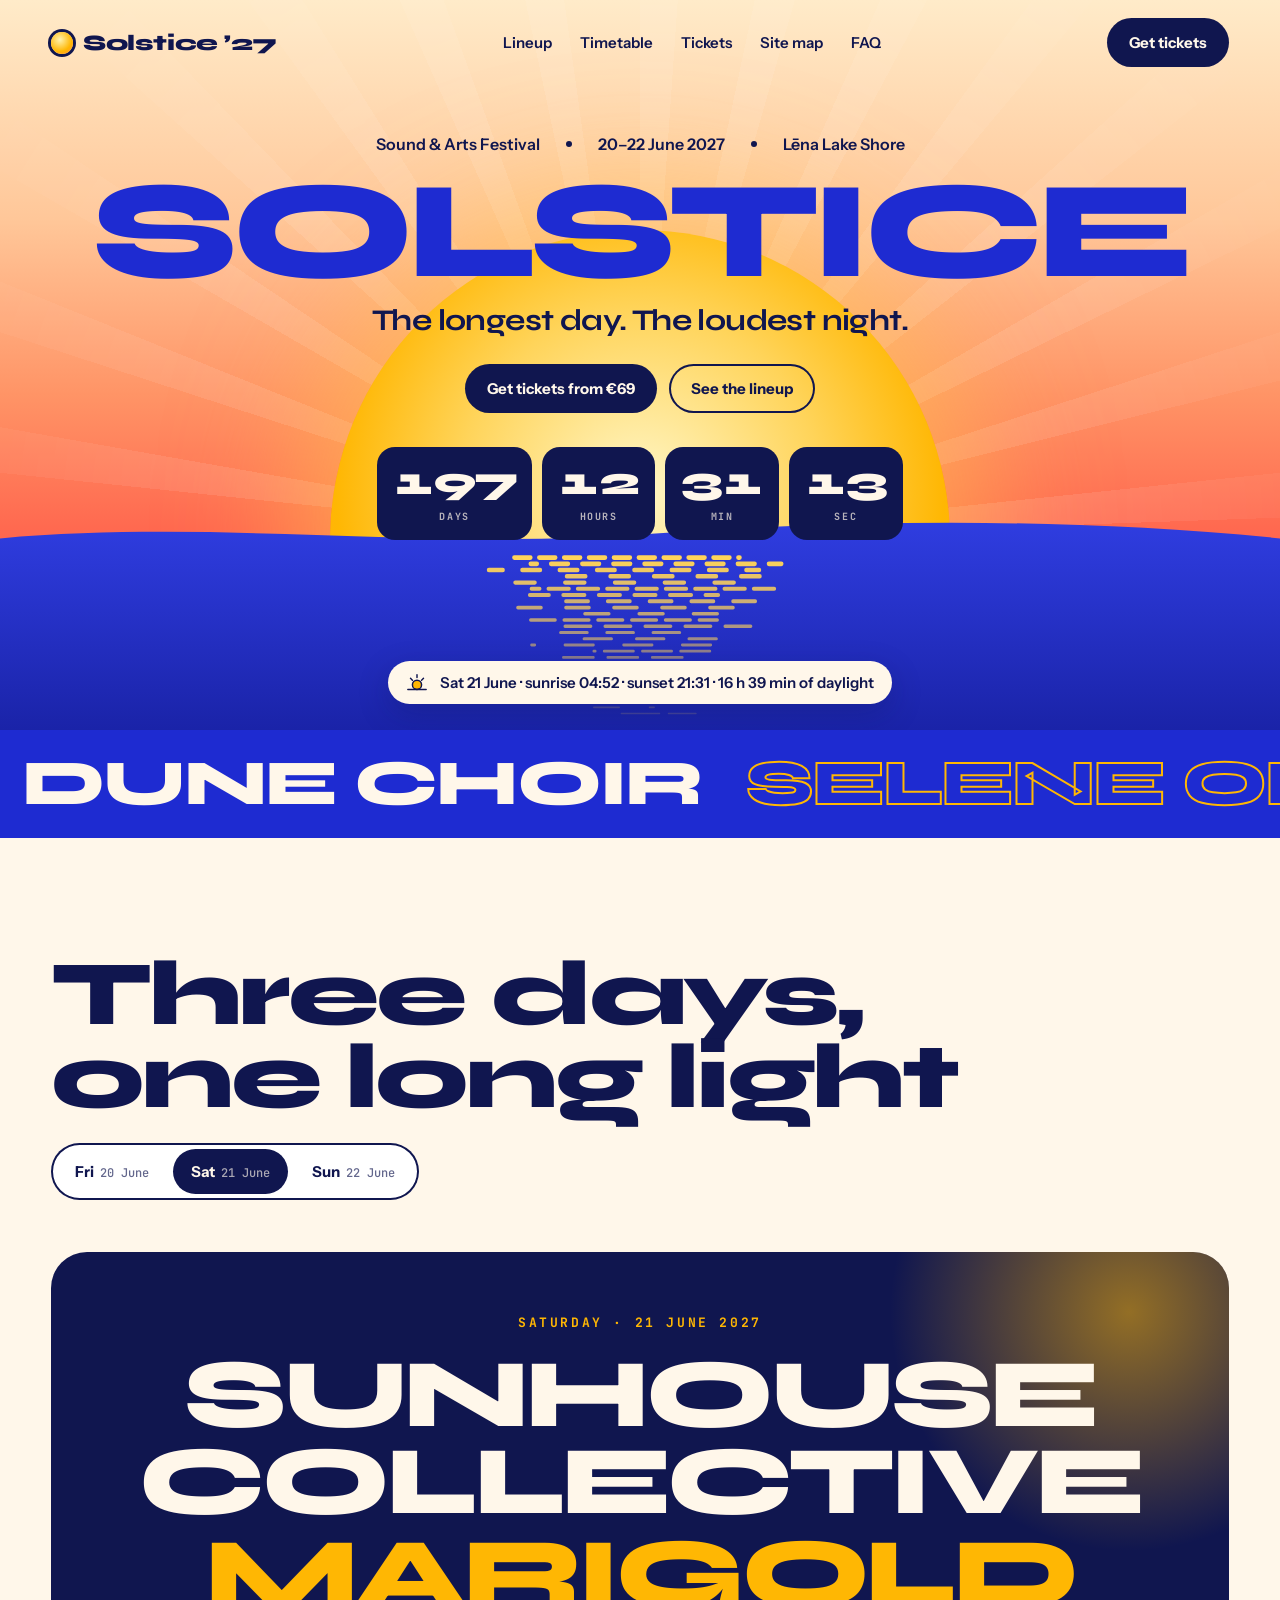
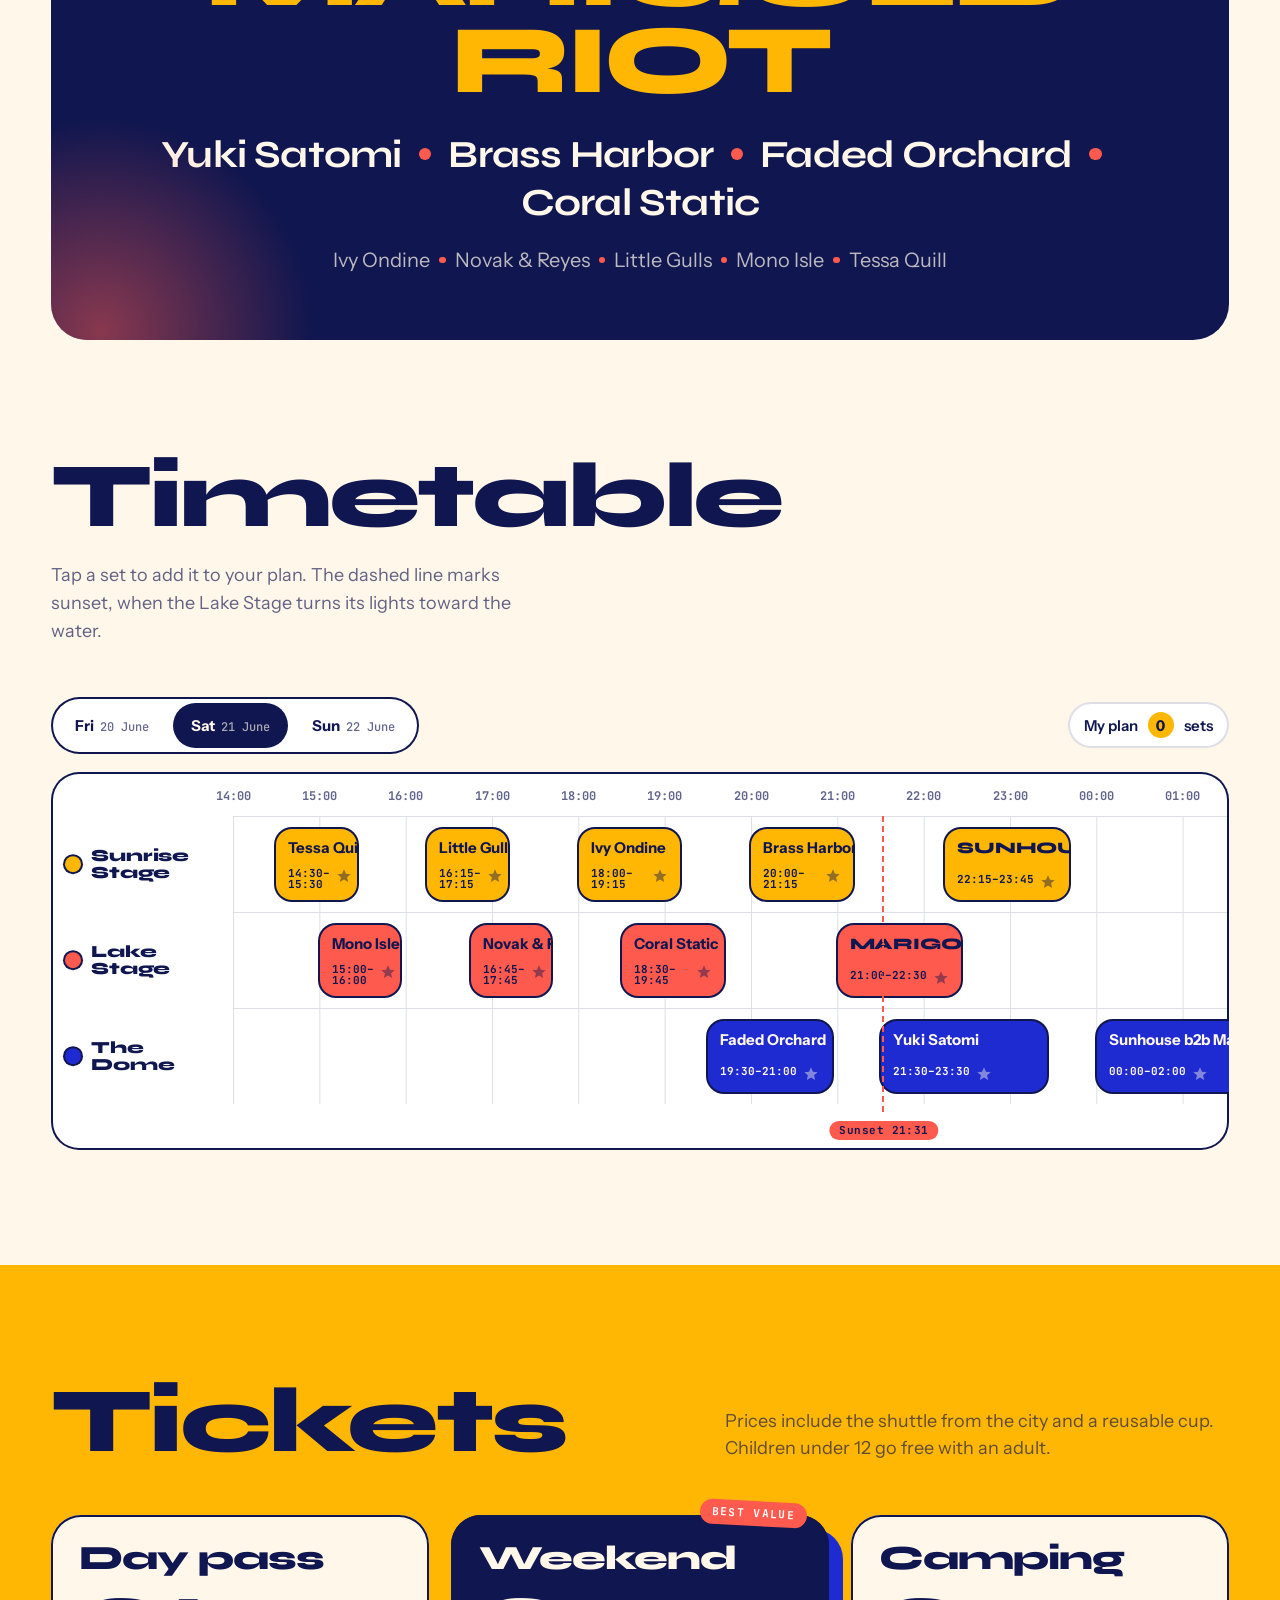
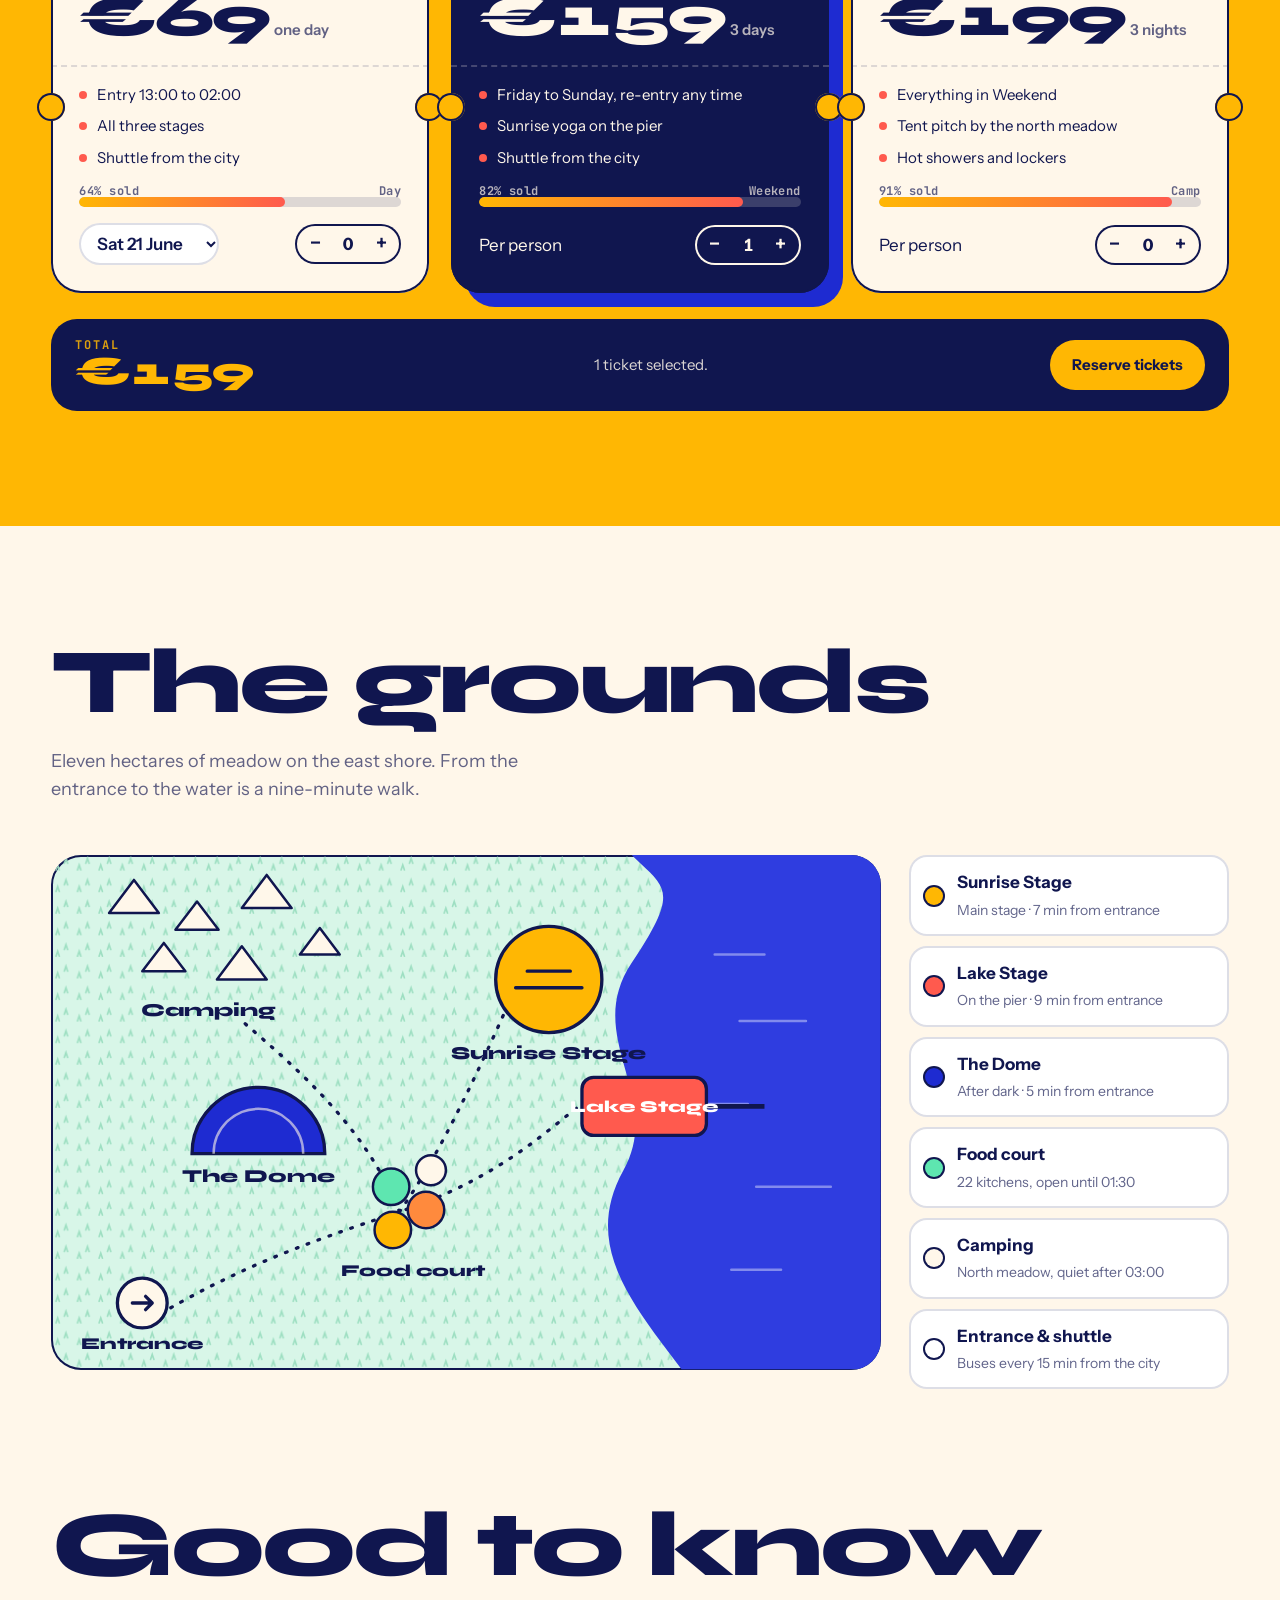
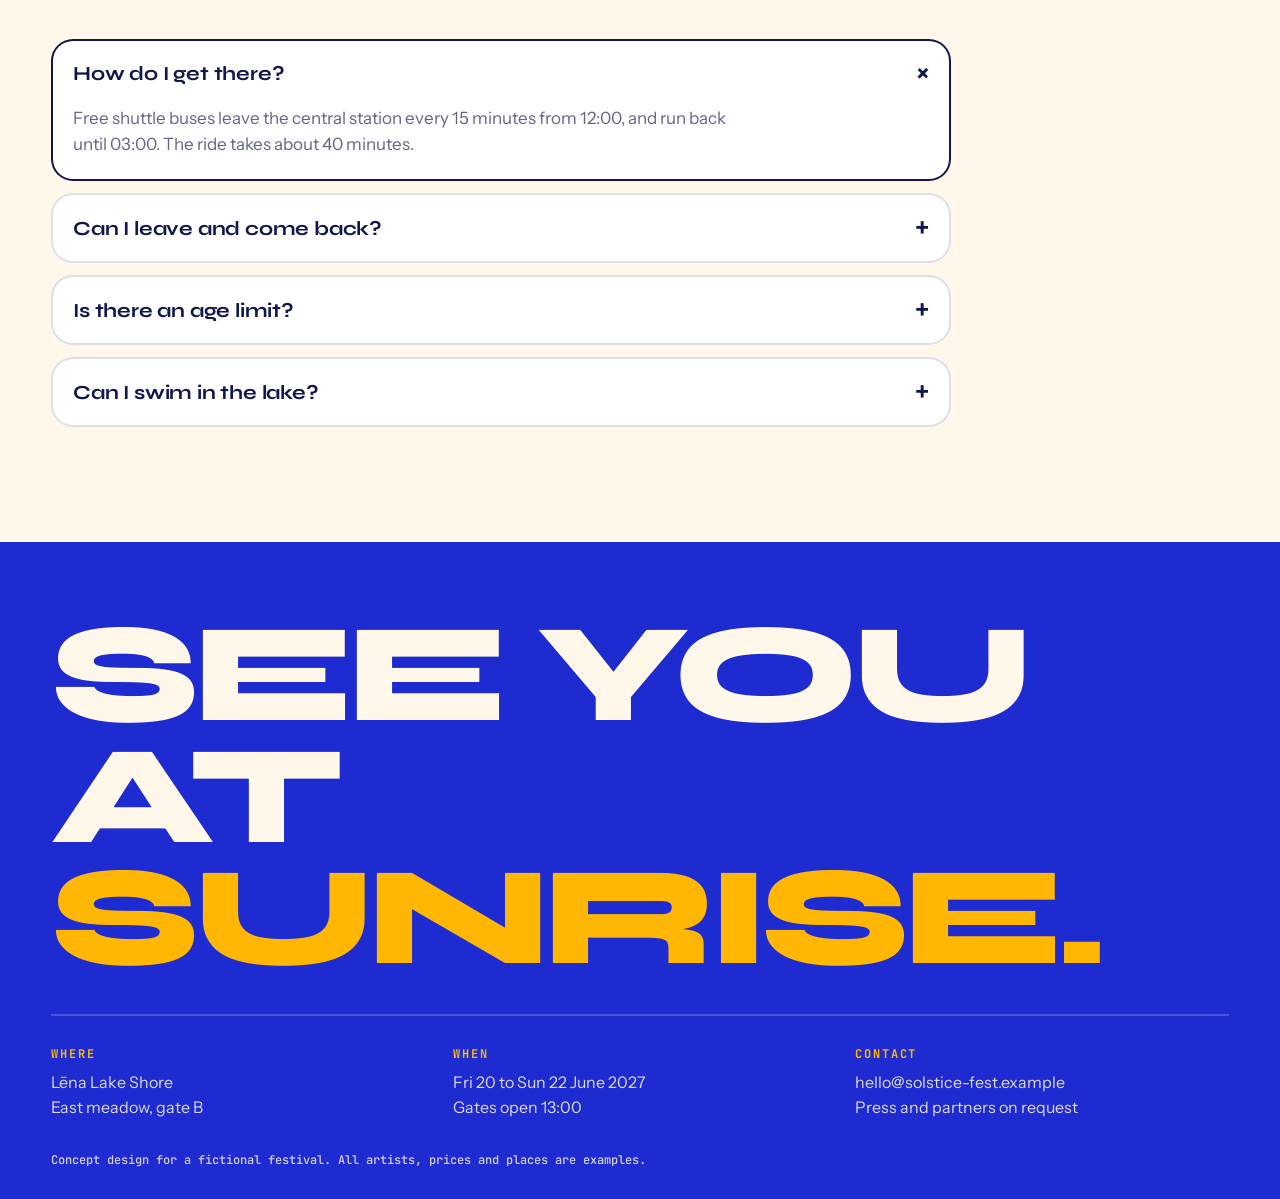
<file: solstice/index.html>
<!doctype html>
<html lang="en">
<head>
<meta charset="utf-8">
<meta name="viewport" content="width=device-width, initial-scale=1, viewport-fit=cover">
<title>Solstice Festival 2027</title>
<meta name="description" content="Solstice Sound &amp; Arts Festival, 20 to 22 June 2027 on the Lēna Lake shore: lineup, timetable, tickets and site map. A concept site for a fictional festival.">
<meta property="og:title" content="Solstice Festival 2027">
<meta property="og:description" content="The longest day. The loudest night. Three days of music on the lake shore.">
<meta name="theme-color" content="#FF9466">
<link rel="icon" href="data:image/svg+xml,%3Csvg xmlns='http://www.w3.org/2000/svg' viewBox='0 0 32 32'%3E%3Ccircle cx='16' cy='16' r='13' fill='%23FFB703' stroke='%2310164F' stroke-width='3'/%3E%3C/svg%3E">
<link rel="preconnect" href="https://fonts.googleapis.com">
<link rel="preconnect" href="https://fonts.gstatic.com" crossorigin>
<link rel="stylesheet" href="https://fonts.googleapis.com/css2?family=Instrument+Sans:wght@400;500;600;700&family=JetBrains+Mono:wght@500;700&family=Syne:wght@600;700;800&display=swap">
</head>
<body>
<style>
/* Fallback faces sized to the web fonts' metrics, so text keeps its width when the real fonts arrive (no layout shift). */
@font-face { font-family: "Syne Fallback"; src: local("Arial Black"); font-weight: 800; size-adjust: 143.9%; ascent-override: 64.6%; descent-override: 19.5%; line-gap-override: 0%; }
@font-face { font-family: "Syne Fallback"; src: local("Arial Black"); font-weight: 600 700; size-adjust: 97.2%; ascent-override: 95.7%; descent-override: 28.8%; line-gap-override: 0%; }
@font-face { font-family: "Instrument Fallback"; src: local("Arial"); size-adjust: 101.2%; ascent-override: 95.9%; descent-override: 24.7%; line-gap-override: 0%; }
/* Layout: a festival poster that keeps unfolding. A rising sun anchors the hero, then the page turns into a working timetable. */
:root {
  color-scheme: light;
  --paper: #FFF7EA;
  --sun: #FFB703;
  --flame: #FF8A3D;
  --coral: #FF5A4E;
  --ultra: #1E2BD1;
  --ink: #10164F;
  --mint: #5EE6B0;
  --sky: #CFEAFF;
  --white: #FFFFFF;
  --ink-soft: rgba(16, 22, 79, .66);
  --ink-line: rgba(16, 22, 79, .14);
  --display: "Syne", "Syne Fallback", "Arial Black", system-ui, sans-serif;
  --body: "Instrument Sans", "Instrument Fallback", Arial, system-ui, sans-serif;
  --mono: "JetBrains Mono", ui-monospace, Consolas, monospace;
  --gutter: clamp(16px, 4vw, 56px);
}
* { box-sizing: border-box; }
html { scroll-behavior: smooth; }
body { margin: 0; background: var(--paper); color: var(--ink); font: 400 17px/1.55 var(--body); -webkit-font-smoothing: antialiased; overflow-x: hidden; }
img, svg { max-width: 100%; }
a { color: inherit; }
button, select { font: inherit; color: inherit; }
button { cursor: pointer; }
:focus-visible { outline: 3px solid var(--ultra); outline-offset: 3px; border-radius: 6px; }
h1, h2, h3 { font-family: var(--display); font-weight: 800; letter-spacing: -.035em; line-height: .9; margin: 0; text-wrap: balance; }
p { margin: 0; }
.wrap { max-width: 1320px; margin: 0 auto; padding-inline: var(--gutter); }
.label { font: 700 12px/1 var(--mono); letter-spacing: .16em; text-transform: uppercase; }

/* ---------- nav ---------- */
.nav { position: absolute; top: env(safe-area-inset-top, 0px); left: 0; right: 0; z-index: 20; }
.nav .wrap { display: flex; align-items: center; justify-content: space-between; gap: 16px; padding-block: 18px; }
.logo { font: 800 22px/1 var(--display); text-decoration: none; letter-spacing: -.02em; display: flex; align-items: center; gap: 10px; white-space: nowrap; }
.logo i { width: 22px; height: 22px; border-radius: 50%; background: radial-gradient(circle at 40% 35%, #FFF3B0, var(--sun) 60%, var(--flame)); box-shadow: 0 0 0 3px var(--ink); }
.nav ul { display: flex; gap: 28px; list-style: none; margin: 0; padding: 0; font-weight: 600; font-size: 15px; }
.nav ul a { text-decoration: none; }
.nav ul a:hover { text-decoration: underline; text-underline-offset: 5px; text-decoration-thickness: 2px; }
.btn { display: inline-flex; align-items: center; gap: 10px; white-space: nowrap; border: 0; border-radius: 999px; background: var(--ink); color: var(--paper); padding: 13px 22px; font-weight: 700; font-size: 15px; text-decoration: none; transition: transform .25s cubic-bezier(.2,.8,.2,1), background .25s; }
.btn:hover { transform: translateY(-2px); background: var(--ultra); }
.btn.alt { background: transparent; color: var(--ink); box-shadow: inset 0 0 0 2px var(--ink); }
.btn.alt:hover { background: var(--ink); color: var(--paper); }

/* ---------- hero ---------- */
.hero { position: relative; overflow: hidden; background: linear-gradient(180deg, #FFEBC9 0%, #FFC799 30%, #FF9466 54%, #FF6A50 72%, #FF5A4E 80%); padding-top: 96px; }
.rays { position: absolute; left: 50%; top: 74%; width: 170vmax; aspect-ratio: 1; transform: translate(-50%, -50%); background: repeating-conic-gradient(from 0deg, rgba(255,255,255,.22) 0deg 4deg, transparent 4deg 12deg); -webkit-mask-image: radial-gradient(circle, #000 0%, transparent 52%); animation: turn 120s linear infinite; pointer-events: none; }
@keyframes turn { to { transform: translate(-50%, -50%) rotate(360deg); } }
.sun { position: absolute; left: 50%; top: 74%; width: min(620px, 78vw); aspect-ratio: 1; border-radius: 50%; transform: translate(-50%, -50%); background: radial-gradient(circle at 50% 42%, #FFF6C6 0%, #FFD45A 38%, var(--sun) 64%, #FF9B2E 100%); box-shadow: 0 0 120px 40px rgba(255, 196, 80, .55); animation: rise 2.4s cubic-bezier(.16,1,.3,1) both; }
@keyframes rise { from { transform: translate(-50%, -30%); } to { transform: translate(-50%, -50%); } }
.hero-inner { position: relative; z-index: 3; text-align: center; padding-block: 36px 0; }
.meta { display: flex; justify-content: center; flex-wrap: wrap; gap: 10px 26px; font-weight: 600; font-size: 16px; }
.meta span { display: inline-flex; align-items: center; gap: 8px; }
.meta span + span::before { content: ""; width: 6px; height: 6px; border-radius: 50%; background: var(--ink); margin-right: 18px; }
.title { font-size: clamp(32px, 10.8vw, 186px); line-height: .82; letter-spacing: -.055em; color: var(--ultra); margin-top: 18px; white-space: nowrap; }
.title span { display: inline-block; animation: drop .9s cubic-bezier(.2,.9,.3,1.15) both; animation-delay: calc(var(--i) * 60ms); }
@keyframes drop { from { transform: translateY(-.18em) rotate(-4deg); } to { transform: none; } }
.tagline { font: 700 clamp(15px, 2.4vw, 30px)/1.2 var(--display); letter-spacing: -.02em; margin-top: 14px; white-space: nowrap; }
.hero-actions { display: flex; justify-content: center; flex-wrap: wrap; gap: 12px; margin-top: 26px; }
.count { display: flex; justify-content: center; gap: 10px; margin-top: 34px; flex-wrap: wrap; }
.count div { background: var(--ink); color: var(--paper); border-radius: 18px; padding: 14px 16px 12px; min-width: 92px; }
.count b { display: block; font: 800 40px/1 var(--display); font-variant-numeric: tabular-nums; letter-spacing: -.03em; }
.count small { font: 700 10px/1 var(--mono); letter-spacing: .16em; text-transform: uppercase; opacity: .7; }
.lake { position: relative; z-index: 2; margin-top: -40px; display: block; width: 100%; height: clamp(160px, 18vw, 240px); }
.daylight { position: absolute; z-index: 4; left: 50%; bottom: 26px; transform: translateX(-50%); display: inline-flex; align-items: center; gap: 12px; background: var(--paper); border-radius: 999px; padding: 10px 18px; font-weight: 600; font-size: 15px; white-space: nowrap; box-shadow: 0 10px 30px rgba(16,22,79,.25); max-width: calc(100% - 32px); overflow: hidden; text-overflow: ellipsis; }
.daylight svg { width: 22px; height: 22px; flex: none; }

/* ---------- marquee ---------- */
.marquee { background: var(--ultra); color: var(--paper); overflow: hidden; padding-block: 22px; }
.marquee .track { display: flex; width: max-content; animation: slide 40s linear infinite; }
.marquee span { font: 800 clamp(36px, 5vw, 68px)/1 var(--display); letter-spacing: -.03em; padding-inline: 22px; white-space: nowrap; text-transform: uppercase; }
.marquee span:nth-child(even) { color: transparent; -webkit-text-stroke: 2px var(--sun); }
@keyframes slide { to { transform: translateX(-50%); } }

/* ---------- sections ---------- */
.sec { padding-block: clamp(72px, 9vw, 128px); }
.sec-head { display: flex; justify-content: space-between; align-items: end; gap: 24px; flex-wrap: wrap; margin-bottom: clamp(32px, 4vw, 56px); }
.sec-head h2 { font-size: clamp(34px, 7.2vw, 112px); }
.sec-head p { max-width: 28em; color: var(--ink-soft); font-size: 18px; }
.tabs { display: inline-flex; gap: 6px; background: var(--white); border-radius: 999px; padding: 6px; box-shadow: inset 0 0 0 2px var(--ink); }
.tabs button { border: 0; background: none; border-radius: 999px; padding: 11px 18px; font-weight: 700; font-size: 15px; transition: background .25s, color .25s; }
.tabs button span { font: 500 12px var(--mono); opacity: .65; margin-left: 6px; }
.tabs button[aria-selected="true"] { background: var(--ink); color: var(--paper); }

/* ---------- poster lineup ---------- */
.poster { background: var(--ink); color: var(--paper); border-radius: 36px; padding: clamp(32px, 5vw, 72px); text-align: center; position: relative; overflow: hidden; }
.poster::before { content: ""; position: absolute; width: 520px; aspect-ratio: 1; border-radius: 50%; right: -160px; top: -200px; background: radial-gradient(circle, rgba(255,183,3,.55), transparent 65%); }
.poster::after { content: ""; position: absolute; width: 460px; aspect-ratio: 1; border-radius: 50%; left: -180px; bottom: -220px; background: radial-gradient(circle, rgba(255,90,78,.5), transparent 65%); }
.poster > * { position: relative; }
.poster .day { font: 700 13px/1 var(--mono); letter-spacing: .2em; text-transform: uppercase; color: var(--sun); }
.tier1 { display: flex; flex-direction: column; gap: 4px; margin-top: 22px; }
.tier1 strong { font: 800 clamp(44px, 7.6vw, 118px)/.9 var(--display); letter-spacing: -.045em; text-transform: uppercase; }
.tier1 strong:nth-child(2) { color: var(--sun); }
.tier2 { margin-top: 26px; font: 700 clamp(22px, 3vw, 40px)/1.25 var(--display); letter-spacing: -.02em; }
.tier3 { margin-top: 18px; font-size: clamp(16px, 1.6vw, 20px); color: rgba(255,247,234,.72); }
.dot { display: inline-block; width: .32em; height: .32em; border-radius: 50%; background: var(--coral); margin: 0 .45em; vertical-align: .18em; }
.poster.swap > div { animation: fadeUp .5s cubic-bezier(.2,.8,.2,1); }
@keyframes fadeUp { from { opacity: .2; transform: translateY(14px); } to { opacity: 1; transform: none; } }

/* ---------- timetable ---------- */
.tt-bar { display: flex; justify-content: space-between; align-items: center; gap: 16px; flex-wrap: wrap; margin-bottom: 18px; }
.plan-pill { display: inline-flex; align-items: center; gap: 10px; background: var(--white); border-radius: 999px; padding: 10px 16px; font-weight: 600; font-size: 15px; box-shadow: inset 0 0 0 2px var(--ink-line); }
.plan-pill b { display: inline-grid; place-items: center; min-width: 26px; height: 26px; border-radius: 13px; background: var(--sun); font-variant-numeric: tabular-nums; }
.tt-scroll { overflow-x: auto; border-radius: 28px; background: var(--white); box-shadow: inset 0 0 0 2px var(--ink); }
.tt { position: relative; min-width: 1240px; padding: 18px 22px 46px 182px; }
.tt-hours { position: relative; height: 26px; }
.tt-hours span { position: absolute; transform: translateX(-50%); font: 700 12px/1 var(--mono); color: var(--ink-soft); font-variant-numeric: tabular-nums; }
.tt-row { position: relative; height: 96px; border-top: 1px solid var(--ink-line); }
.tt-row .stage { position: absolute; left: -168px; top: 50%; transform: translateY(-50%); width: 150px; display: flex; align-items: center; gap: 10px; font: 800 17px/1.05 var(--display); letter-spacing: -.01em; }
.tt-row .stage i { width: 16px; height: 16px; border-radius: 50%; flex: none; background: var(--c); box-shadow: 0 0 0 2px var(--ink); }
.tt-grid { position: absolute; inset: 0; pointer-events: none; background-image: linear-gradient(90deg, var(--ink-line) 1px, transparent 1px); background-size: calc(100% / 12) 100%; }
.set { position: absolute; top: 12px; bottom: 12px; border: 0; border-radius: 16px; background: var(--c); color: var(--t); text-align: left; padding: 10px 12px; display: flex; flex-direction: column; justify-content: space-between; overflow: hidden; transition: transform .25s cubic-bezier(.2,.8,.2,1), box-shadow .25s; box-shadow: 0 0 0 2px var(--ink); }
.set:hover { transform: translateY(-3px); box-shadow: 0 0 0 2px var(--ink), 0 10px 0 -2px var(--ink); z-index: 2; }
.vh { position: absolute; width: 1px; height: 1px; overflow: hidden; clip: rect(0 0 0 0); white-space: nowrap; }
.set b { font: 700 15px/1.15 var(--body); white-space: nowrap; overflow: hidden; text-overflow: ellipsis; }
.set.head b { font: 800 16px/1.1 var(--display); text-transform: uppercase; letter-spacing: -.01em; }
.set small { font: 700 11px/1 var(--mono); font-variant-numeric: tabular-nums; display: flex; justify-content: space-between; gap: 6px; }
.set .star { width: 16px; height: 16px; flex: none; opacity: .45; }
.set[aria-pressed="true"] .star { opacity: 1; }
.set[aria-pressed="true"] { box-shadow: 0 0 0 3px var(--ink), inset 0 0 0 3px var(--paper); }
.sunset { position: absolute; top: 44px; bottom: 38px; width: 0; border-left: 2px dashed var(--coral); z-index: 3; pointer-events: none; }
.sunset span { position: absolute; bottom: -28px; left: 0; transform: translateX(-50%); background: var(--coral); color: var(--ink); border-radius: 999px; padding: 4px 10px; font: 700 11px/1 var(--mono); white-space: nowrap; letter-spacing: .04em; }

/* ---------- tickets ---------- */
.tix { background: var(--sun); }
.tickets { display: grid; grid-template-columns: repeat(3, minmax(0, 1fr)); gap: 22px; }
.ticket { position: relative; background: var(--paper); border-radius: 30px; padding: 28px; display: flex; flex-direction: column; gap: 16px; box-shadow: inset 0 0 0 2px var(--ink); }
.ticket::before, .ticket::after { content: ""; position: absolute; top: 178px; width: 28px; height: 28px; border-radius: 50%; background: var(--sun); box-shadow: inset 0 0 0 2px var(--ink); }
.ticket::before { left: -14px; } .ticket::after { right: -14px; }
.ticket .perf { border-top: 2px dashed var(--ink-line); margin: 4px -28px 0; }
.ticket h3 { font-size: 34px; letter-spacing: -.03em; }
.ticket .pr { font: 800 56px/1 var(--display); white-space: nowrap; letter-spacing: -.05em; font-variant-numeric: tabular-nums; }
.ticket .pr small { font: 600 15px var(--body); letter-spacing: 0; color: var(--ink-soft); margin-left: 6px; }
.ticket ul { margin: 0; padding: 0; list-style: none; display: grid; gap: 8px; font-size: 15px; }
.ticket li { display: flex; gap: 10px; align-items: baseline; }
.ticket li::before { content: ""; width: 8px; height: 8px; border-radius: 50%; background: var(--coral); flex: none; transform: translateY(-1px); }
.ticket.best { background: var(--ink); color: var(--paper); box-shadow: inset 0 0 0 2px var(--ink), 14px 14px 0 var(--ultra); }
.ticket.best .pr small, .ticket.best .sold { color: rgba(255,247,234,.7); }
.ticket.best .perf { border-color: rgba(255,247,234,.22); }
.badge { position: absolute; top: -14px; right: 22px; background: var(--coral); color: var(--white); border-radius: 999px; padding: 7px 12px; font: 700 11px/1 var(--mono); letter-spacing: .12em; text-transform: uppercase; transform: rotate(3deg); }
.sold { font: 700 12px/1 var(--mono); color: var(--ink-soft); display: flex; justify-content: space-between; letter-spacing: .04em; }
.meter { height: 10px; border-radius: 999px; background: var(--ink-line); overflow: hidden; }
.ticket.best .meter { background: rgba(255,247,234,.18); }
.meter i { display: block; height: 100%; border-radius: 999px; background: linear-gradient(90deg, var(--sun), var(--coral)); }
.buy { margin-top: auto; display: flex; align-items: center; justify-content: space-between; gap: 10px; flex-wrap: wrap; }
.step { display: inline-flex; align-items: center; border-radius: 999px; box-shadow: inset 0 0 0 2px currentColor; }
.step button { border: 0; background: none; width: 40px; height: 40px; border-radius: 50%; font-size: 20px; font-weight: 700; }
.step output { min-width: 26px; text-align: center; font-weight: 700; font-variant-numeric: tabular-nums; }
.ticket select { border: 0; border-radius: 999px; padding: 10px 14px; background: var(--white); box-shadow: inset 0 0 0 2px var(--ink-line); font-weight: 600; }
.checkout { margin-top: 26px; display: flex; flex-wrap: wrap; align-items: center; justify-content: space-between; gap: 16px; background: var(--ink); color: var(--paper); border-radius: 26px; padding: 20px 24px; }
.checkout .tot { font: 800 40px/1 var(--display); letter-spacing: -.03em; color: var(--sun); font-variant-numeric: tabular-nums; }
.checkout .btn { background: var(--sun); color: var(--ink); }
.checkout .btn:hover { background: var(--paper); }
.note { font-size: 15px; opacity: .85; min-height: 1.5em; }

/* ---------- map ---------- */
.map-grid { display: grid; grid-template-columns: minmax(0, 1fr) minmax(0, 320px); gap: 28px; align-items: start; }
.map { border-radius: 30px; overflow: hidden; box-shadow: inset 0 0 0 2px var(--ink); background: #D8F6E8; }
.map svg { display: block; width: 100%; height: auto; }
.zone { transition: opacity .3s, transform .3s; transform-box: fill-box; transform-origin: center; }
.map.focus .zone { opacity: .28; }
.map.focus .zone.on { opacity: 1; transform: scale(1.04); }
.legend { list-style: none; margin: 0; padding: 0; display: grid; gap: 10px; }
.legend button { width: 100%; display: flex; align-items: center; gap: 14px; text-align: left; border: 0; border-radius: 18px; background: var(--white); padding: 14px 16px; box-shadow: inset 0 0 0 2px var(--ink-line); transition: box-shadow .2s, transform .2s; }
.legend button:hover, .legend button.on { box-shadow: inset 0 0 0 2px var(--ink); transform: translateX(4px); }
.legend i { width: 18px; height: 18px; border-radius: 50%; background: var(--c); box-shadow: 0 0 0 2px var(--ink); flex: none; }
.legend b { display: block; font-weight: 700; }
.legend small { color: var(--ink-soft); font-size: 14px; }

/* ---------- faq ---------- */
.faq { display: grid; gap: 12px; max-width: 900px; }
.faq details { background: var(--white); border-radius: 22px; box-shadow: inset 0 0 0 2px var(--ink-line); padding: 4px 22px; }
.faq details[open] { box-shadow: inset 0 0 0 2px var(--ink); }
.faq summary { cursor: pointer; list-style: none; display: flex; justify-content: space-between; align-items: center; gap: 16px; padding-block: 18px; font: 700 20px/1.25 var(--display); letter-spacing: -.01em; }
.faq summary::-webkit-details-marker { display: none; }
.faq summary::after { content: "+"; font: 700 26px/1 var(--body); transition: transform .3s; }
.faq details[open] summary::after { transform: rotate(45deg); }
.faq details p { padding-bottom: 20px; color: var(--ink-soft); max-width: 60ch; }

/* ---------- footer ---------- */
footer { background: var(--ultra); color: var(--paper); overflow: hidden; }
footer .big { font: 800 clamp(36px, 11vw, 184px)/.86 var(--display); letter-spacing: -.05em; padding-block: 72px 36px; text-transform: uppercase; }
footer .big span { color: var(--sun); }
.foot-cols { display: grid; grid-template-columns: repeat(3, minmax(0, 1fr)); gap: 28px; padding-block: 32px; border-top: 2px solid rgba(255,247,234,.2); }
.foot-cols h3 { margin: 0 0 10px; font: 700 12px/1 var(--mono); letter-spacing: .16em; text-transform: uppercase; color: var(--sun); }
.foot-cols p { opacity: .85; font-size: 16px; }
.fine { padding-block: 0 30px; font: 500 12px/1.5 var(--mono); opacity: .82; }

@media (max-width: 960px) {
  .nav ul { display: none; }
  .tickets { grid-template-columns: minmax(0, 1fr); }
  .map-grid { grid-template-columns: minmax(0, 1fr); }
  .foot-cols { grid-template-columns: minmax(0, 1fr); }
}
@media (max-width: 560px) {
  .logo { font-size: 18px; }
  .nav .btn { padding: 10px 14px; font-size: 14px; }
  .count { flex-wrap: nowrap; gap: 6px; }
  .count div { min-width: 0; flex: 1 1 0; max-width: 84px; padding: 10px 6px 9px; border-radius: 14px; }
  .count b { font-size: 24px; }
  .count small { font-size: 9px; letter-spacing: .1em; }
  .meta span + span::before { display: none; }
  .daylight { font-size: 13px; }
}
@media (prefers-reduced-motion: reduce) {
  *, *::before, *::after { animation: none !important; transition: none !important; }
}
</style>

<svg width="0" height="0" style="position:absolute" aria-hidden="true">
  <symbol id="star" viewBox="0 0 24 24"><path d="M12 2l2.9 6.6 7.1.6-5.4 4.7 1.6 7L12 17.3 5.8 20.9l1.6-7L2 9.2l7.1-.6z" fill="currentColor"/></symbol>
  <symbol id="sunicon" viewBox="0 0 24 24"><circle cx="12" cy="14" r="5" fill="#FFB703" stroke="#10164F" stroke-width="1.6"/><path d="M2 19h20M12 3v3M4.9 6.9l2.1 2.1M19.1 6.9l-2.1 2.1" stroke="#10164F" stroke-width="1.6" stroke-linecap="round"/></symbol>
</svg>

<header class="nav">
  <div class="wrap">
    <a class="logo" href="#top"><i></i>Solstice ’27</a>
    <nav aria-label="Main"><ul><li><a href="#lineup">Lineup</a></li><li><a href="#timetable">Timetable</a></li><li><a href="#tickets">Tickets</a></li><li><a href="#map">Site map</a></li><li><a href="#faq">FAQ</a></li></ul></nav>
    <a class="btn" href="#tickets">Get tickets</a>
  </div>
</header>

<main id="top">
  <section class="hero" aria-label="Solstice festival">
    <div class="rays" aria-hidden="true"></div>
    <div class="sun" aria-hidden="true"></div>
    <div class="wrap hero-inner">
      <div class="meta"><span>Sound &amp; Arts Festival</span><span>20–22 June 2027</span><span>Lēna Lake Shore</span></div>
      <h1 class="title" aria-label="Solstice"><span style="--i:0">S</span><span style="--i:1">O</span><span style="--i:2">L</span><span style="--i:3">S</span><span style="--i:4">T</span><span style="--i:5">I</span><span style="--i:6">C</span><span style="--i:7">E</span></h1>
      <p class="tagline">The longest day. The loudest night.</p>
      <div class="hero-actions"><a class="btn" href="#tickets">Get tickets from €69</a><a class="btn alt" href="#lineup">See the lineup</a></div>
      <div class="count" aria-label="Time until the gates open" id="count">
        <div><b data-u="d">000</b><small>days</small></div><div><b data-u="h">00</b><small>hours</small></div><div><b data-u="m">00</b><small>min</small></div><div><b data-u="s">00</b><small>sec</small></div>
      </div>
    </div>
    <svg class="lake" viewBox="0 0 1440 240" preserveAspectRatio="none" aria-hidden="true">
      <defs><linearGradient id="water" x1="0" y1="0" x2="0" y2="1"><stop offset="0" stop-color="#2F3DE0"/><stop offset="1" stop-color="#1A23A8"/></linearGradient></defs>
      <path d="M0 40 C 240 20, 480 52, 720 36 S 1200 18, 1440 40 V240 H0Z" fill="url(#water)"/>
      <g stroke="#FFD45A" stroke-linecap="round" id="glints"></g>
    </svg>
    <div class="daylight"><svg><use href="#sunicon"/></svg>Sat 21 June · sunrise 04:52 · sunset 21:31 · 16 h 39 min of daylight</div>
  </section>

  <div class="marquee" aria-hidden="true"><div class="track" id="marquee"></div></div>

  <section class="sec" id="lineup" aria-labelledby="lineupTitle">
    <div class="wrap">
      <div class="sec-head">
        <h2 id="lineupTitle">Three days,<br>one long light</h2>
        <div class="tabs" role="tablist" aria-label="Festival day" id="dayTabs"></div>
      </div>
      <div class="poster" id="poster" aria-live="polite"></div>
    </div>
  </section>

  <section class="sec" id="timetable" aria-labelledby="ttTitle" style="padding-top:0">
    <div class="wrap">
      <div class="sec-head">
        <h2 id="ttTitle">Timetable</h2>
        <p>Tap a set to add it to your plan. The dashed line marks sunset, when the Lake Stage turns its lights toward the water.</p>
      </div>
      <div class="tt-bar"><div class="tabs" role="tablist" aria-label="Timetable day" id="dayTabs2"></div><span class="plan-pill">My plan <b id="planCount">0</b> sets</span></div>
      <div class="tt-scroll"><div class="tt" id="tt"></div></div>
    </div>
  </section>

  <section class="tix sec" id="tickets" aria-labelledby="tixTitle">
    <div class="wrap">
      <div class="sec-head"><h2 id="tixTitle">Tickets</h2><p>Prices include the shuttle from the city and a reusable cup. Children under 12 go free with an adult.</p></div>
      <div class="tickets">
        <article class="ticket" data-ticket="day" data-price="69">
          <h3>Day pass</h3>
          <div class="pr">€69<small>one day</small></div>
          <div class="perf"></div>
          <ul><li>Entry 13:00 to 02:00</li><li>All three stages</li><li>Shuttle from the city</li></ul>
          <div><div class="sold"><span>64% sold</span><span>Day</span></div><div class="meter"><i style="width:64%"></i></div></div>
          <div class="buy"><label class="sr" for="daySel" style="position:absolute;width:1px;height:1px;overflow:hidden;clip:rect(0 0 0 0)">Day</label><select id="daySel"><option>Fri 20 June</option><option selected>Sat 21 June</option><option>Sun 22 June</option></select>
            <span class="step"><button type="button" data-d="-1" aria-label="Fewer day passes">−</button><output>0</output><button type="button" data-d="1" aria-label="More day passes">+</button></span></div>
        </article>
        <article class="ticket best" data-ticket="weekend" data-price="159">
          <span class="badge">Best value</span>
          <h3>Weekend</h3>
          <div class="pr">€159<small>3 days</small></div>
          <div class="perf"></div>
          <ul><li>Friday to Sunday, re-entry any time</li><li>Sunrise yoga on the pier</li><li>Shuttle from the city</li></ul>
          <div><div class="sold"><span>82% sold</span><span>Weekend</span></div><div class="meter"><i style="width:82%"></i></div></div>
          <div class="buy"><span>Per person</span><span class="step"><button type="button" data-d="-1" aria-label="Fewer weekend passes">−</button><output>1</output><button type="button" data-d="1" aria-label="More weekend passes">+</button></span></div>
        </article>
        <article class="ticket" data-ticket="camp" data-price="199">
          <h3>Camping</h3>
          <div class="pr">€199<small>3 nights</small></div>
          <div class="perf"></div>
          <ul><li>Everything in Weekend</li><li>Tent pitch by the north meadow</li><li>Hot showers and lockers</li></ul>
          <div><div class="sold"><span>91% sold</span><span>Camp</span></div><div class="meter"><i style="width:91%"></i></div></div>
          <div class="buy"><span>Per person</span><span class="step"><button type="button" data-d="-1" aria-label="Fewer camping passes">−</button><output>0</output><button type="button" data-d="1" aria-label="More camping passes">+</button></span></div>
        </article>
      </div>
      <div class="checkout">
        <div><div class="label" style="color:var(--sun);opacity:.85">Total</div><div class="tot" id="tixTotal">€159</div></div>
        <p class="note" id="tixNote" role="status">1 ticket selected.</p>
        <button class="btn" type="button" id="reserve">Reserve tickets</button>
      </div>
    </div>
  </section>

  <section class="sec" id="map" aria-labelledby="mapTitle">
    <div class="wrap">
      <div class="sec-head"><h2 id="mapTitle">The grounds</h2><p>Eleven hectares of meadow on the east shore. From the entrance to the water is a nine-minute walk.</p></div>
      <div class="map-grid">
        <div class="map" id="mapBox">
          <svg viewBox="0 0 1000 620" role="img" aria-label="Festival site map">
            <defs>
              <pattern id="grass" width="26" height="26" patternUnits="userSpaceOnUse"><path d="M6 18 l2 -6 l2 6 M16 10 l2 -6 l2 6" stroke="#9EDFC2" stroke-width="2" fill="none" stroke-linecap="round"/></pattern>
            </defs>
            <rect width="1000" height="620" fill="url(#grass)"/>
            <path d="M700 0 H1000 V620 H760 C 700 540, 640 470, 690 380 S 640 220, 700 130 S 740 40, 700 0Z" fill="#2F3DE0"/>
            <g stroke="#FFFFFF" stroke-opacity=".4" stroke-width="3" stroke-linecap="round" fill="none"><path d="M800 120 h60 M830 200 h80 M790 300 h50 M850 400 h90 M820 500 h60"/></g>
            <path d="M120 560 C 220 500, 300 470, 420 430 S 600 330, 640 300 M420 430 C 380 330, 300 260, 230 200 M420 430 C 470 360, 520 250, 560 160" stroke="#10164F" stroke-width="4" stroke-dasharray="2 12" stroke-linecap="round" fill="none"/>
            <g class="zone" data-zone="entrance"><circle cx="110" cy="540" r="30" fill="#FFF7EA" stroke="#10164F" stroke-width="4"/><path d="M98 540 h24 m-8 -8 l8 8 l-8 8" stroke="#10164F" stroke-width="4" fill="none" stroke-linecap="round" stroke-linejoin="round"/><text x="110" y="596" text-anchor="middle" font-family="Syne, sans-serif" font-weight="800" font-size="20" fill="#10164F">Entrance</text></g>
            <g class="zone" data-zone="sunrise"><circle cx="600" cy="150" r="64" fill="#FFB703" stroke="#10164F" stroke-width="4"/><path d="M560 160 h80 M574 140 h52" stroke="#10164F" stroke-width="4" stroke-linecap="round"/><text x="600" y="246" text-anchor="middle" font-family="Syne, sans-serif" font-weight="800" font-size="22" fill="#10164F">Sunrise Stage</text></g>
            <g class="zone" data-zone="lake"><rect x="640" y="268" width="150" height="70" rx="14" fill="#FF5A4E" stroke="#10164F" stroke-width="4"/><path d="M790 303 h70" stroke="#10164F" stroke-width="6"/><text x="715" y="310" text-anchor="middle" font-family="Syne, sans-serif" font-weight="800" font-size="20" fill="#FFFFFF">Lake Stage</text></g>
            <g class="zone" data-zone="dome"><path d="M170 360 a80 80 0 0 1 160 0 z" fill="#1E2BD1" stroke="#10164F" stroke-width="4"/><path d="M196 360 a54 54 0 0 1 108 0" stroke="#FFF7EA" stroke-width="3" fill="none" opacity=".6"/><text x="250" y="394" text-anchor="middle" font-family="Syne, sans-serif" font-weight="800" font-size="22" fill="#10164F">The Dome</text></g>
            <g class="zone" data-zone="camp"><g fill="#FFF7EA" stroke="#10164F" stroke-width="3" stroke-linejoin="round"><path d="M70 70 l30 -40 l30 40z"/><path d="M150 90 l26 -34 l26 34z"/><path d="M230 64 l30 -40 l30 40z"/><path d="M110 140 l26 -34 l26 34z"/><path d="M200 150 l30 -40 l30 40z"/><path d="M300 120 l24 -32 l24 32z"/></g><text x="190" y="194" text-anchor="middle" font-family="Syne, sans-serif" font-weight="800" font-size="22" fill="#10164F">Camping</text></g>
            <g class="zone" data-zone="food"><g stroke="#10164F" stroke-width="3"><circle cx="410" cy="400" r="22" fill="#5EE6B0"/><circle cx="452" cy="428" r="22" fill="#FF8A3D"/><circle cx="412" cy="452" r="22" fill="#FFB703"/><circle cx="458" cy="380" r="18" fill="#FFF7EA"/></g><text x="436" y="508" text-anchor="middle" font-family="Syne, sans-serif" font-weight="800" font-size="20" fill="#10164F">Food court</text></g>
          </svg>
        </div>
        <ul class="legend" id="legend">
          <li><button type="button" data-zone="sunrise" style="--c:var(--sun)"><i></i><span><b>Sunrise Stage</b><small>Main stage · 7 min from entrance</small></span></button></li>
          <li><button type="button" data-zone="lake" style="--c:var(--coral)"><i></i><span><b>Lake Stage</b><small>On the pier · 9 min from entrance</small></span></button></li>
          <li><button type="button" data-zone="dome" style="--c:var(--ultra)"><i></i><span><b>The Dome</b><small>After dark · 5 min from entrance</small></span></button></li>
          <li><button type="button" data-zone="food" style="--c:var(--mint)"><i></i><span><b>Food court</b><small>22 kitchens, open until 01:30</small></span></button></li>
          <li><button type="button" data-zone="camp" style="--c:var(--paper)"><i></i><span><b>Camping</b><small>North meadow, quiet after 03:00</small></span></button></li>
          <li><button type="button" data-zone="entrance" style="--c:var(--white)"><i></i><span><b>Entrance &amp; shuttle</b><small>Buses every 15 min from the city</small></span></button></li>
        </ul>
      </div>
    </div>
  </section>

  <section class="sec" id="faq" aria-labelledby="faqTitle" style="padding-top:0">
    <div class="wrap">
      <div class="sec-head"><h2 id="faqTitle">Good to know</h2></div>
      <div class="faq">
        <details open><summary>How do I get there?</summary><p>Free shuttle buses leave the central station every 15 minutes from 12:00, and run back until 03:00. The ride takes about 40 minutes.</p></details>
        <details><summary>Can I leave and come back?</summary><p>Yes. Weekend and camping wristbands allow re-entry at any time. Day passes allow one re-entry before 20:00.</p></details>
        <details><summary>Is there an age limit?</summary><p>Under 16s need an adult with them on site. Children under 12 enter free with a ticketed adult.</p></details>
        <details><summary>Can I swim in the lake?</summary><p>At the marked beach between 10:00 and 19:00, when lifeguards are on duty. The pier around the Lake Stage is closed to swimmers.</p></details>
      </div>
    </div>
  </section>
</main>

<footer>
  <div class="wrap">
    <p class="big">See you at <span>sunrise.</span></p>
    <div class="foot-cols">
      <div><h3>Where</h3><p>Lēna Lake Shore<br>East meadow, gate B</p></div>
      <div><h3>When</h3><p>Fri 20 to Sun 22 June 2027<br>Gates open 13:00</p></div>
      <div><h3>Contact</h3><p>hello@solstice-fest.example<br>Press and partners on request</p></div>
    </div>
    <p class="fine">Concept design for a fictional festival. All artists, prices and places are examples.</p>
  </div>
</footer>

<script>
(() => {
  const $ = (s, r = document) => r.querySelector(s);
  const $$ = (s, r = document) => [...r.querySelectorAll(s)];
  const STAGES = [
    { id: 'sunrise', name: 'Sunrise Stage', c: '#FFB703', t: '#10164F' },
    { id: 'lake', name: 'Lake Stage', c: '#FF5A4E', t: '#10164F' },
    { id: 'dome', name: 'The Dome', c: '#1E2BD1', t: '#FFF7EA' },
  ];
  // [stage, artist, start, end, headliner]
  const DAYS = [
    { key: 'fri', label: 'Fri', date: '20 June', sets: [
      ['sunrise', 'Dune Choir', '15:00', '16:00'], ['sunrise', 'Selene Oduya', '16:45', '17:45'], ['sunrise', 'Glassbird', '18:30', '19:45'], ['sunrise', 'Kaito Mirai', '20:30', '21:45'], ['sunrise', 'Orchid Engine', '22:30', '00:00', 1],
      ['lake', 'Ana Bellweather', '14:30', '15:30'], ['lake', 'Lumo Lumo', '16:15', '17:15'], ['lake', 'Harbor Lights Club', '18:00', '19:15'], ['lake', 'Velta Moor', '21:15', '22:45', 1],
      ['dome', 'Okra Sound System', '19:00', '21:00'], ['dome', 'Night Ferry Ensemble', '21:30', '23:30'], ['dome', 'Lumo Lumo (DJ set)', '23:45', '02:00'] ] },
    { key: 'sat', label: 'Sat', date: '21 June', sets: [
      ['sunrise', 'Tessa Quill', '14:30', '15:30'], ['sunrise', 'Little Gulls', '16:15', '17:15'], ['sunrise', 'Ivy Ondine', '18:00', '19:15'], ['sunrise', 'Brass Harbor', '20:00', '21:15'], ['sunrise', 'Sunhouse Collective', '22:15', '23:45', 1],
      ['lake', 'Mono Isle', '15:00', '16:00'], ['lake', 'Novak & Reyes', '16:45', '17:45'], ['lake', 'Coral Static', '18:30', '19:45'], ['lake', 'Marigold Riot', '21:00', '22:30', 1],
      ['dome', 'Faded Orchard', '19:30', '21:00'], ['dome', 'Yuki Satomi', '21:30', '23:30'], ['dome', 'Sunhouse b2b Marigold', '00:00', '02:00'] ] },
    { key: 'sun', label: 'Sun', date: '22 June', sets: [
      ['sunrise', 'Sunday Club', '14:00', '15:00'], ['sunrise', 'Marlow Ash', '15:45', '16:45'], ['sunrise', 'Pip & Pine', '17:30', '18:45'], ['sunrise', 'Leo Ardent', '19:30', '20:45'], ['sunrise', 'Aurora State', '21:45', '23:15', 1],
      ['lake', 'Kin & Kith', '14:30', '15:30'], ['lake', 'Echo Fields', '16:15', '17:15'], ['lake', 'Velvet Sails', '18:00', '19:15'], ['lake', 'Deep Meadow', '20:15', '21:45', 1],
      ['dome', 'Hollow Bay', '19:00', '20:30'], ['dome', 'The Tidal Hum', '21:00', '23:00'], ['dome', 'Closing Circle', '23:15', '01:00'] ] },
  ];
  const START = 14, SPAN = 12; // timetable runs 14:00 to 02:00
  const hrs = (s) => { const [h, m] = s.split(':').map(Number); return (h < 10 ? h + 24 : h) + m / 60; };
  let day = 1;

  /* marquee of every artist */
  const names = [...new Set(DAYS.flatMap(d => d.sets.map(s => s[1].replace(/ \(DJ set\)| b2b .*/, ''))))];
  const run = names.map(n => `<span>${n}</span>`).join('');
  $('#marquee').innerHTML = run + run;

  /* day tabs (two sets, kept in sync) */
  function tabs(id) {
    $(id).innerHTML = DAYS.map((d, i) => `<button type="button" role="tab" aria-selected="${i === day}" data-day="${i}">${d.label}<span>${d.date}</span></button>`).join('');
  }
  function setDay(i) { day = i; $$('[data-day]').forEach(b => b.setAttribute('aria-selected', String(+b.dataset.day === i))); renderPoster(); renderTT(); }
  document.addEventListener('click', e => { const b = e.target.closest('[data-day]'); if (b) setDay(+b.dataset.day); });

  /* poster */
  function renderPoster() {
    const d = DAYS[day];
    const heads = d.sets.filter(s => s[4]).map(s => s[1]);
    const rest = d.sets.filter(s => !s[4] && !/DJ set|b2b|Closing/.test(s[1])).sort((a, b) => hrs(b[2]) - hrs(a[2])).map(s => s[1]);
    const t2 = rest.slice(0, 4), t3 = rest.slice(4);
    const p = $('#poster');
    p.innerHTML = `<div><div class="day">${d.label === 'Fri' ? 'Friday' : d.label === 'Sat' ? 'Saturday' : 'Sunday'} · ${d.date} 2027</div>
      <div class="tier1">${heads.map(h => `<strong>${h}</strong>`).join('')}</div>
      <div class="tier2">${t2.join('<i class="dot"></i>')}</div>
      <div class="tier3">${t3.join('<i class="dot"></i>')}</div></div>`;
    p.classList.remove('swap'); void p.offsetWidth; p.classList.add('swap');
  }

  /* timetable */
  let plan = new Set();
  try { plan = new Set(JSON.parse(localStorage.getItem('solstice-plan') || '[]')); } catch (e) { /* storage unavailable: plan lives in memory */ }
  const savePlan = () => { $('#planCount').textContent = plan.size; try { localStorage.setItem('solstice-plan', JSON.stringify([...plan])); } catch (e) {} };
  function renderTT() {
    const d = DAYS[day];
    let html = '<div class="tt-hours">';
    for (let h = 0; h <= SPAN; h++) html += `<span style="left:${h / SPAN * 100}%">${String((START + h) % 24).padStart(2, '0')}:00</span>`;
    html += '</div>';
    const sunset = (hrs('21:31') - START) / SPAN * 100;
    html += `<div class="sunset" style="left:calc(182px + (100% - 204px) * ${sunset / 100})"><span>Sunset 21:31</span></div>`;
    for (const st of STAGES) {
      html += `<div class="tt-row"><div class="stage"><i style="--c:${st.c}"></i>${st.name}</div><div class="tt-grid"></div>`;
      for (const s of d.sets.filter(x => x[0] === st.id)) {
        const a = hrs(s[2]), b = hrs(s[3]), key = `${d.key}|${s[1]}`;
        html += `<button type="button" class="set${s[4] ? ' head' : ''}" aria-pressed="${plan.has(key)}" data-key="${key}" style="left:${(a - START) / SPAN * 100}%;width:calc(${(b - a) / SPAN * 100}% - 6px);--c:${st.c};--t:${st.t}">
          <b>${s[1]}<span class="vh">, ${st.name}</span></b><small><span>${s[2]}–${s[3]}</span><svg class="star"><use href="#star"/></svg></small></button>`;
      }
      html += '</div>';
    }
    $('#tt').innerHTML = html;
    savePlan();
  }
  $('#tt').addEventListener('click', e => { const b = e.target.closest('.set'); if (!b) return; const k = b.dataset.key; plan.has(k) ? plan.delete(k) : plan.add(k); b.setAttribute('aria-pressed', String(plan.has(k))); savePlan(); });

  /* tickets */
  function tixTotal() {
    let total = 0, n = 0;
    $$('[data-ticket]').forEach(t => { const q = +$('output', t).value; total += q * +t.dataset.price; n += q; });
    $('#tixTotal').textContent = '€' + total;
    $('#tixNote').textContent = n ? `${n} ticket${n > 1 ? 's' : ''} selected.` : 'Choose at least one ticket.';
  }
  $$('[data-ticket]').forEach(t => {
    const out = $('output', t); out.value = out.textContent;
    t.addEventListener('click', e => { const b = e.target.closest('[data-d]'); if (!b) return; const v = Math.max(0, Math.min(8, +out.value + +b.dataset.d)); out.value = v; out.textContent = v; tixTotal(); });
  });
  $('#reserve').addEventListener('click', () => { $('#tixNote').textContent = 'This is a concept site, so tickets aren’t on sale. Your selection stays on this page.'; });
  tixTotal();

  /* map legend */
  const box = $('#mapBox');
  function focusZone(z) { box.classList.toggle('focus', !!z); $$('.zone', box).forEach(g => g.classList.toggle('on', g.dataset.zone === z)); $$('#legend button').forEach(b => b.classList.toggle('on', b.dataset.zone === z)); }
  $$('#legend button').forEach(b => { b.addEventListener('mouseenter', () => focusZone(b.dataset.zone)); b.addEventListener('focus', () => focusZone(b.dataset.zone)); b.addEventListener('click', () => focusZone(b.dataset.zone)); });
  $('#legend').addEventListener('mouseleave', () => focusZone(null));

  /* countdown to the gates opening */
  const gates = new Date('2027-06-20T13:00:00+03:00').getTime();
  function tick() {
    let s = Math.max(0, Math.floor((gates - Date.now()) / 1000));
    const v = { d: Math.floor(s / 86400), h: Math.floor(s % 86400 / 3600), m: Math.floor(s % 3600 / 60), s: s % 60 };
    for (const [k, n] of Object.entries(v)) $(`[data-u="${k}"]`).textContent = String(n).padStart(k === 'd' ? 3 : 2, '0');
  }
  tick(); setInterval(tick, 1000);

  /* glints on the lake */
  const g = $('#glints'); let gl = '';
  for (let i = 0; i < 26; i++) { const y = 60 + i * 6.5, w = 260 - i * 8 + (i % 3) * 30, x = 720 - w / 2 + (i % 2 ? 18 : -18);
    gl += `<line x1="${x}" y1="${y}" x2="${x + w}" y2="${y}" stroke-width="${Math.max(1.5, 5 - i * .14)}" stroke-dasharray="${18 + i} ${10 + i % 5 * 6}" opacity="${(1 - i / 30).toFixed(2)}"><animate attributeName="stroke-dashoffset" from="0" to="${i % 2 ? 80 : -80}" dur="${3 + i % 4}s" repeatCount="indefinite"/></line>`; }
  g.innerHTML = gl;

  tabs('#dayTabs'); tabs('#dayTabs2'); setDay(1);
})();
</script>
</body>
</html>
</file>
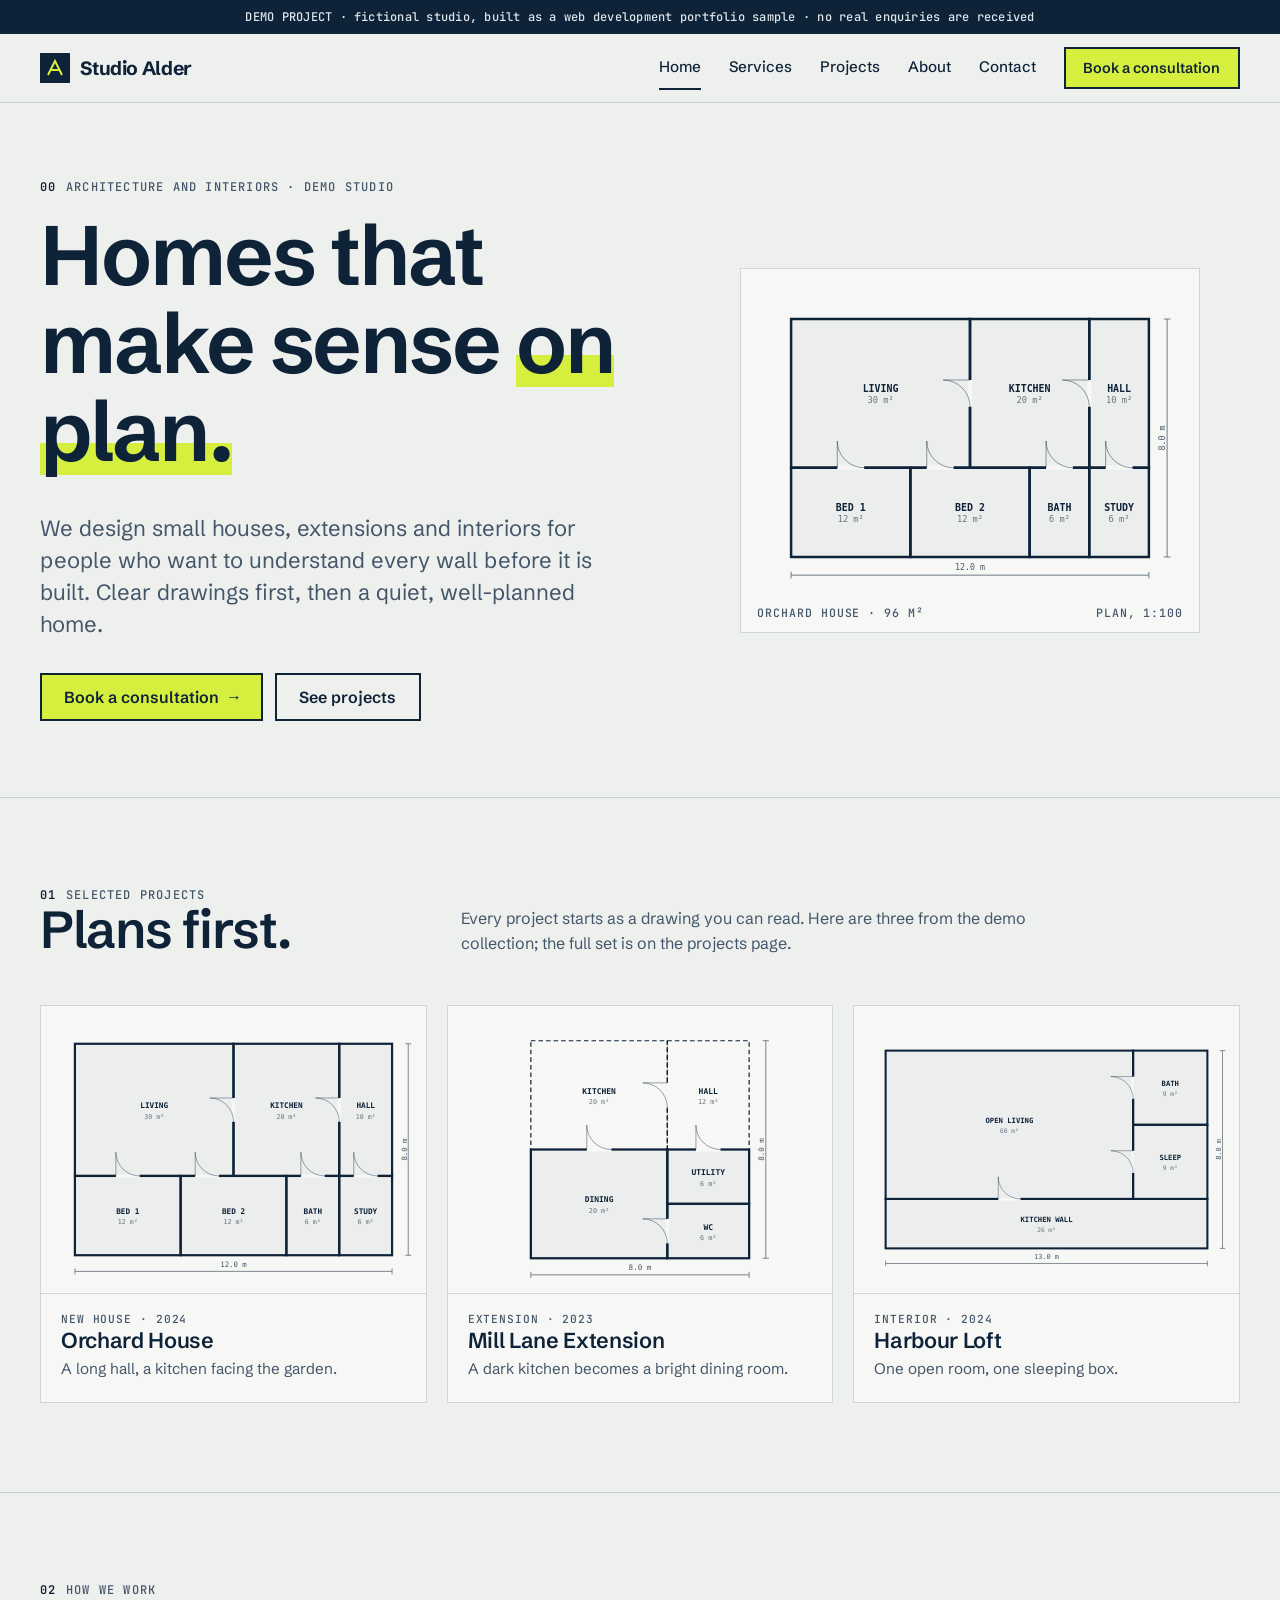
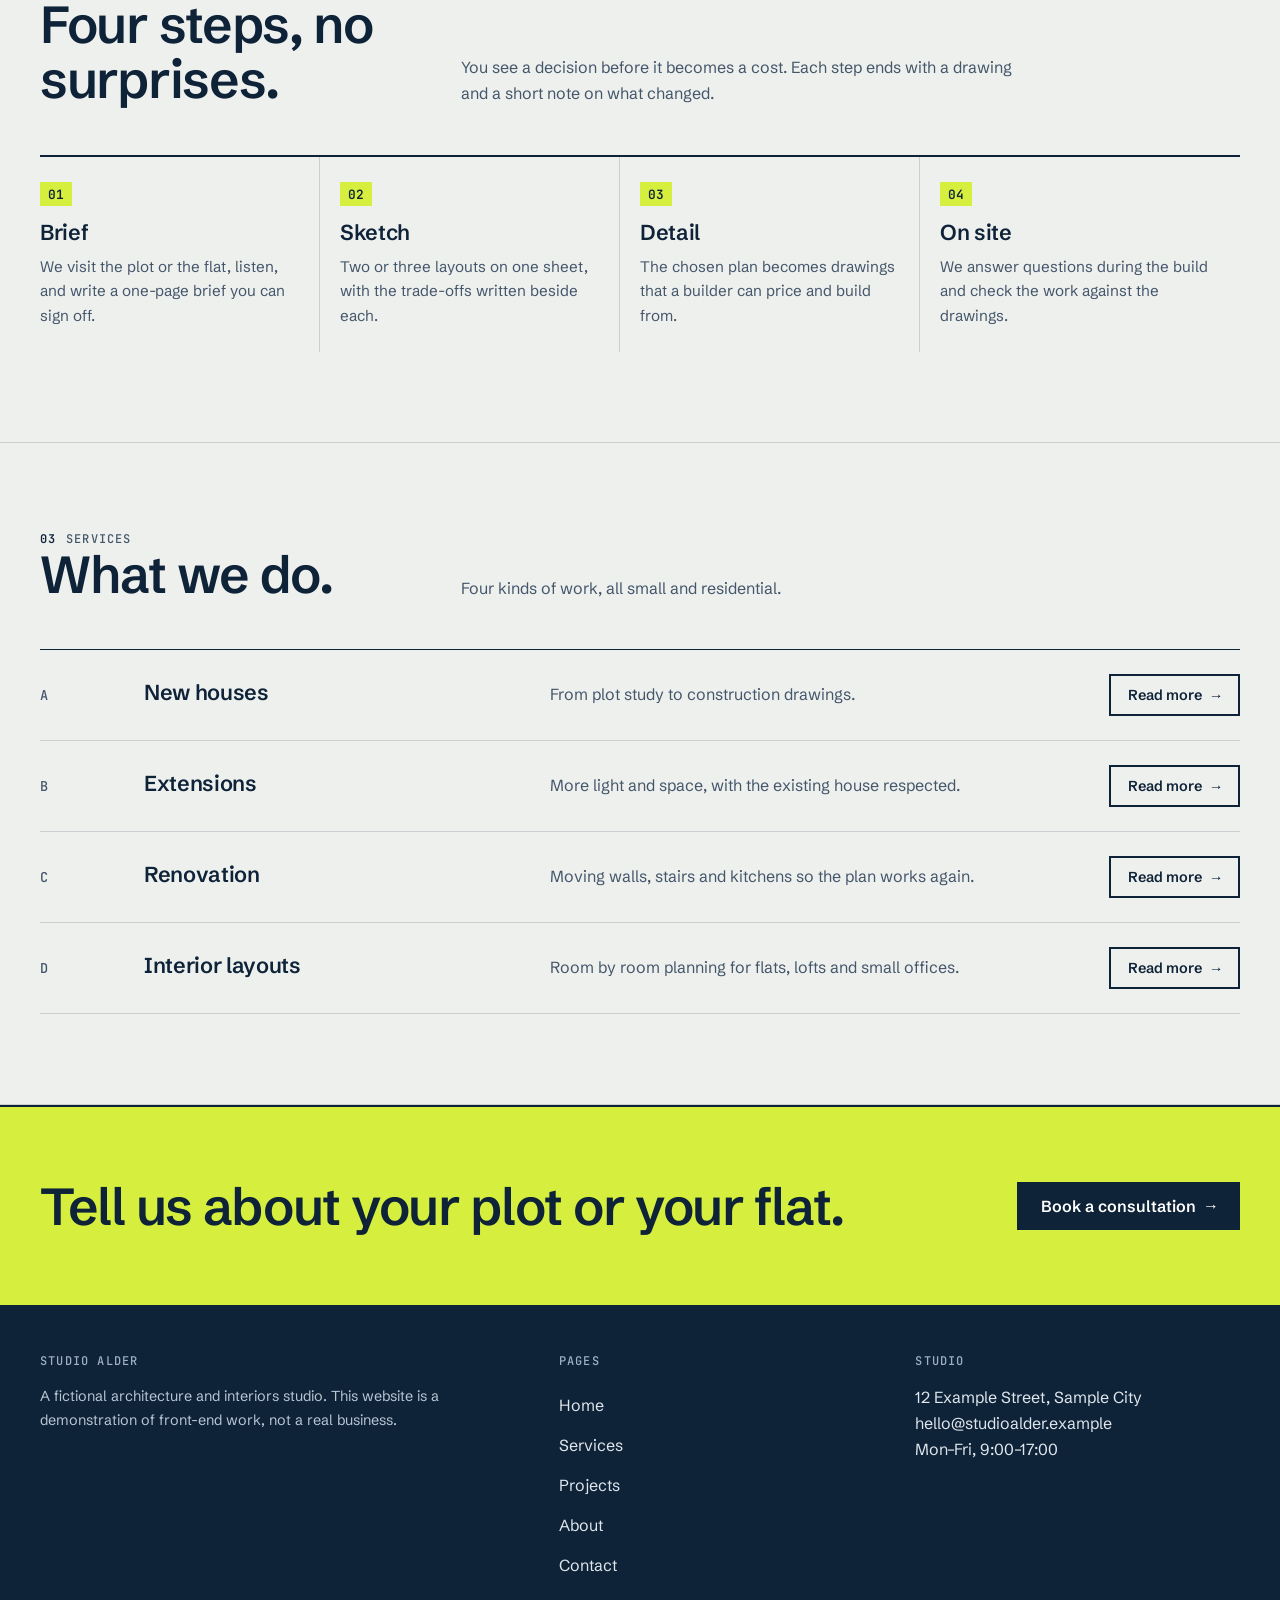
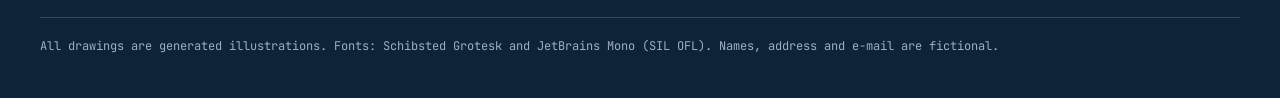
<file: studio-alder/index.html>
<!doctype html>
<html lang="en" class="no-js">
<head>
<meta charset="utf-8">
<meta name="viewport" content="width=device-width, initial-scale=1">
<title>Studio Alder — Demo website for a small architecture studio</title>
<meta name="description" content="Demo project: a five-page website for a fictional small architecture and interiors studio. Not a real business.">
<meta name="theme-color" content="#eef0ee">
<meta property="og:title" content="Studio Alder — Demo website for a small architecture studio">
<meta property="og:description" content="Demo project: a five-page website for a fictional small architecture and interiors studio. Not a real business.">
<meta property="og:type" content="website">
<link rel="icon" href="assets/favicon.svg" type="image/svg+xml">
<link rel="preload" href="assets/fonts/schibsted-grotesk-latin-wght-normal.woff2" as="font" type="font/woff2" crossorigin>
<link rel="stylesheet" href="assets/styles.css">
</head>
<body>
<a class="skip" href="#main">Skip to content</a>
<aside class="demo-bar" aria-label="Demo notice">DEMO PROJECT · fictional studio, built as a web development portfolio sample · no real enquiries are received</aside>
<header class="site-header">
  <div class="wrap header-row">
    <a class="brand" href="index.html" aria-label="Studio Alder, home"><span class="brand-mark" aria-hidden="true"><svg viewBox="0 0 18 18"><path d="M2 16 9 2l7 14M5 11h8" fill="none" stroke="#d6ef3f" stroke-width="2"/></svg></span>Studio Alder</a>
    <button class="nav-toggle" type="button" aria-expanded="false" aria-controls="site-nav"><span class="sr-only">Menu</span><i aria-hidden="true"></i></button>
    <nav id="site-nav" class="site-nav" aria-label="Main">
      <a href="index.html" aria-current="page">Home</a>
      <a href="services.html">Services</a>
      <a href="projects.html">Projects</a>
      <a href="about.html">About</a>
      <a href="contact.html">Contact</a>
      <a class="btn btn-small" href="contact.html#enquiry">Book a consultation</a>
    </nav>
  </div>
</header>
<main id="main">
<section class="hero">
  <div class="wrap hero-grid">
    <div>
      <p class="label"><b>00</b>Architecture and interiors · demo studio</p>
      <h1>Homes that make sense <em>on plan.</em></h1>
      <p class="lead">We design small houses, extensions and interiors for people who want to understand every wall before it is built. Clear drawings first, then a quiet, well-planned home.</p>
      <div class="cta-row">
        <a class="btn arrow" href="contact.html#enquiry">Book a consultation</a>
        <a class="btn btn-ghost" href="projects.html">See projects</a>
      </div>
    </div>
    <figure class="hero-plan">
      <img src="assets/plans/hero-plan.svg" alt="Animated floor plan of Orchard House, a single-storey house with living room, kitchen, two bedrooms and a study" width="560" height="420">
      <figcaption><span>Orchard House · 96 m²</span><span>Plan, 1:100</span></figcaption>
    </figure>
  </div>
</section>

<section class="section">
  <div class="wrap">
    <div class="section-head reveal">
      <div><p class="label"><b>01</b>Selected projects</p><h2>Plans first.</h2></div>
      <p>Every project starts as a drawing you can read. Here are three from the demo collection; the full set is on the projects page.</p>
    </div>
    <div class="cards reveal">
      <a class="pcard" href="projects.html#orchard-house">
        <img src="assets/plans/orchard-house.svg" alt="Floor plan drawing of Orchard House" width="400" height="300" loading="lazy">
        <span class="pcard-body"><span class="tag">New house · 2024</span><h3>Orchard House</h3><p>A long hall, a kitchen facing the garden.</p></span>
      </a>
      <a class="pcard" href="projects.html#mill-lane-extension">
        <img src="assets/plans/mill-lane-extension.svg" alt="Floor plan drawing of Mill Lane Extension" width="400" height="300" loading="lazy">
        <span class="pcard-body"><span class="tag">Extension · 2023</span><h3>Mill Lane Extension</h3><p>A dark kitchen becomes a bright dining room.</p></span>
      </a>
      <a class="pcard" href="projects.html#harbour-loft">
        <img src="assets/plans/harbour-loft.svg" alt="Floor plan drawing of Harbour Loft" width="400" height="300" loading="lazy">
        <span class="pcard-body"><span class="tag">Interior · 2024</span><h3>Harbour Loft</h3><p>One open room, one sleeping box.</p></span>
      </a>
    </div>
  </div>
</section>

<section class="section">
  <div class="wrap">
    <div class="section-head reveal">
      <div><p class="label"><b>02</b>How we work</p><h2>Four steps, no surprises.</h2></div>
      <p>You see a decision before it becomes a cost. Each step ends with a drawing and a short note on what changed.</p>
    </div>
    <ol class="phases reveal">
      <li><span class="n">01</span><h3>Brief</h3><p>We visit the plot or the flat, listen, and write a one-page brief you can sign off.</p></li>
      <li><span class="n">02</span><h3>Sketch</h3><p>Two or three layouts on one sheet, with the trade-offs written beside each.</p></li>
      <li><span class="n">03</span><h3>Detail</h3><p>The chosen plan becomes drawings that a builder can price and build from.</p></li>
      <li><span class="n">04</span><h3>On site</h3><p>We answer questions during the build and check the work against the drawings.</p></li>
    </ol>
  </div>
</section>

<section class="section">
  <div class="wrap">
    <div class="section-head reveal">
      <div><p class="label"><b>03</b>Services</p><h2>What we do.</h2></div>
      <p>Four kinds of work, all small and residential.</p>
    </div>
    <div class="rows reveal">
      <a class="row" href="services.html#new-house"><span class="num">A</span><h3>New houses</h3><p>From plot study to construction drawings.</p><span class="btn btn-small btn-ghost arrow">Read more</span></a>
      <a class="row" href="services.html#extensions"><span class="num">B</span><h3>Extensions</h3><p>More light and space, with the existing house respected.</p><span class="btn btn-small btn-ghost arrow">Read more</span></a>
      <a class="row" href="services.html#renovation"><span class="num">C</span><h3>Renovation</h3><p>Moving walls, stairs and kitchens so the plan works again.</p><span class="btn btn-small btn-ghost arrow">Read more</span></a>
      <a class="row" href="services.html#interiors"><span class="num">D</span><h3>Interior layouts</h3><p>Room by room planning for flats, lofts and small offices.</p><span class="btn btn-small btn-ghost arrow">Read more</span></a>
    </div>
  </div>
</section>

<section class="cta-band">
  <div class="wrap">
    <h2>Tell us about your plot or your flat.</h2>
    <a class="btn arrow" href="contact.html#enquiry">Book a consultation</a>
  </div>
</section>

</main>
<footer class="site-footer">
  <div class="wrap">
    <div class="footer-grid">
      <div><h2>Studio Alder</h2><p>A fictional architecture and interiors studio. This website is a demonstration of front-end work, not a real business.</p></div>
      <div><h2>Pages</h2><ul><li><a href="index.html">Home</a></li><li><a href="services.html">Services</a></li><li><a href="projects.html">Projects</a></li><li><a href="about.html">About</a></li><li><a href="contact.html">Contact</a></li></ul></div>
      <div><h2>Studio</h2><ul><li>12 Example Street, Sample City</li><li>hello@studioalder.example</li><li>Mon–Fri, 9:00–17:00</li></ul></div>
    </div>
    <p class="small">All drawings are generated illustrations. Fonts: Schibsted Grotesk and JetBrains Mono (SIL OFL). Names, address and e-mail are fictional.</p>
  </div>
</footer>
<script src="assets/app.js" defer></script>
</body>
</html>
</file>
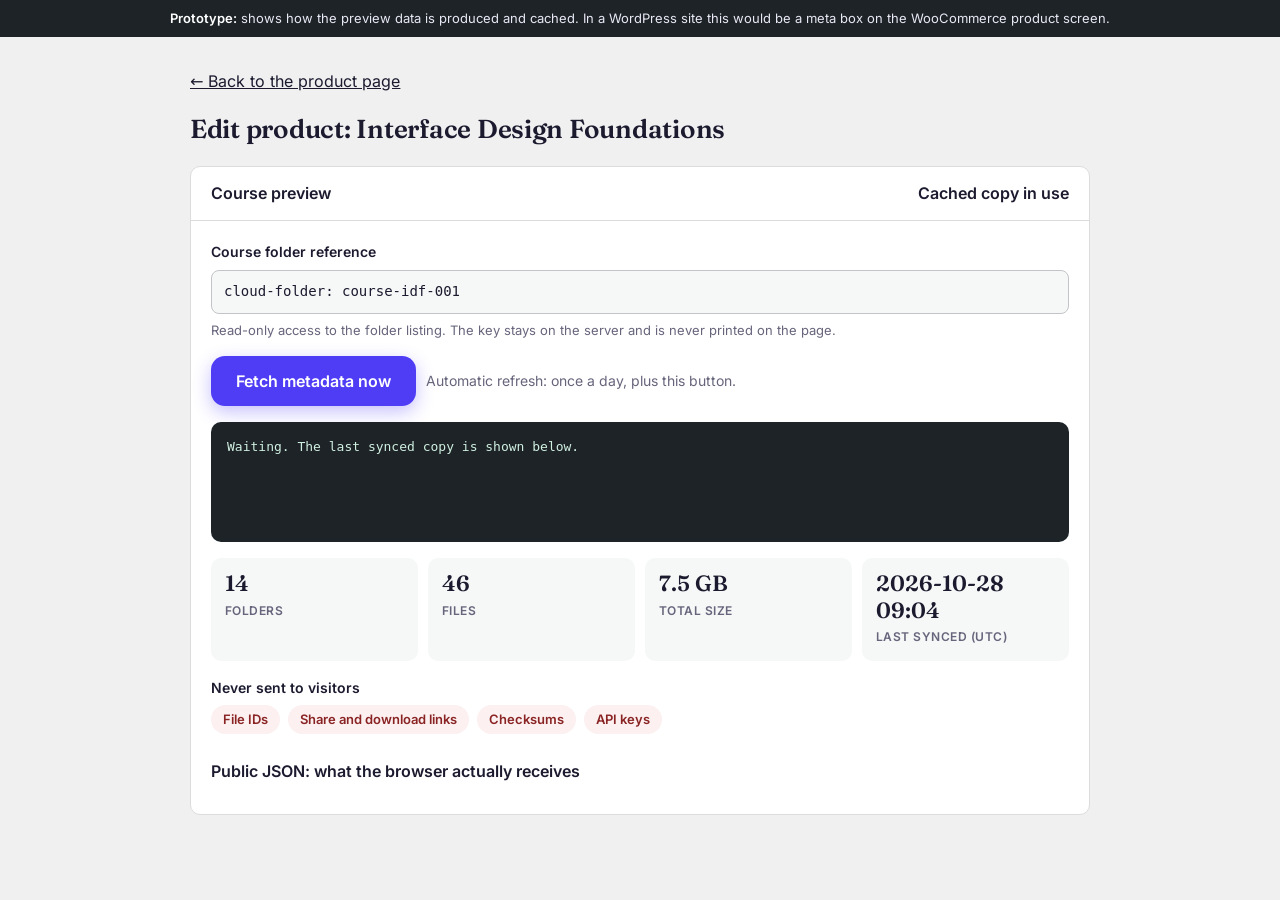
<file: course-preview/admin.html>
<!doctype html>
<html lang="en">
<head>
<meta charset="utf-8">
<meta name="viewport" content="width=device-width, initial-scale=1">
<title>Admin view (prototype): Northlight Courses</title>
<meta name="robots" content="noindex">
<link rel="icon" href="assets/favicon.svg" type="image/svg+xml">
<link rel="stylesheet" href="assets/styles.css">
</head>
<body class="admin">
<div class="announce"><strong>Prototype:</strong> shows how the preview data is produced and cached. In a WordPress site this would be a meta box on the WooCommerce product screen.</div>

<main class="admin-wrap" id="main">
  <p><a href="./">← Back to the product page</a></p>
  <h1>Edit product: Interface Design Foundations</h1>

  <section class="metabox" aria-labelledby="mb-title">
    <header><span id="mb-title">Course preview</span><span id="status" role="status">Cached copy in use</span></header>
    <div class="in">
      <div class="field">
        <label for="ref">Course folder reference</label>
        <input id="ref" type="text" value="cloud-folder: course-idf-001" readonly>
        <p>Read-only access to the folder listing. The key stays on the server and is never printed on the page.</p>
      </div>

      <div class="row-actions">
        <button class="btn btn-primary" id="fetch" type="button">Fetch metadata now</button>
        <span style="color:var(--ink-3);font-size:14px">Automatic refresh: once a day, plus this button.</span>
      </div>

      <div class="log" id="log" aria-live="polite">Waiting. The last synced copy is shown below.</div>

      <div class="kv" id="kv" aria-label="Cached totals">
        <div><b data-k="folders">–</b><span>Folders</span></div>
        <div><b data-k="files">–</b><span>Files</span></div>
        <div><b data-k="size">–</b><span>Total size</span></div>
        <div><b data-k="synced">–</b><span>Last synced (UTC)</span></div>
      </div>

      <div class="field">
        <label>Never sent to visitors</label>
        <ul class="never"><li>File IDs</li><li>Share and download links</li><li>Checksums</li><li>API keys</li></ul>
      </div>

      <details>
        <summary>Public JSON: what the browser actually receives</summary>
        <pre id="json" tabindex="0">Loading…</pre>
      </details>
    </div>
  </section>
</main>
<script src="assets/admin.js" defer></script>
</body>
</html>
</file>
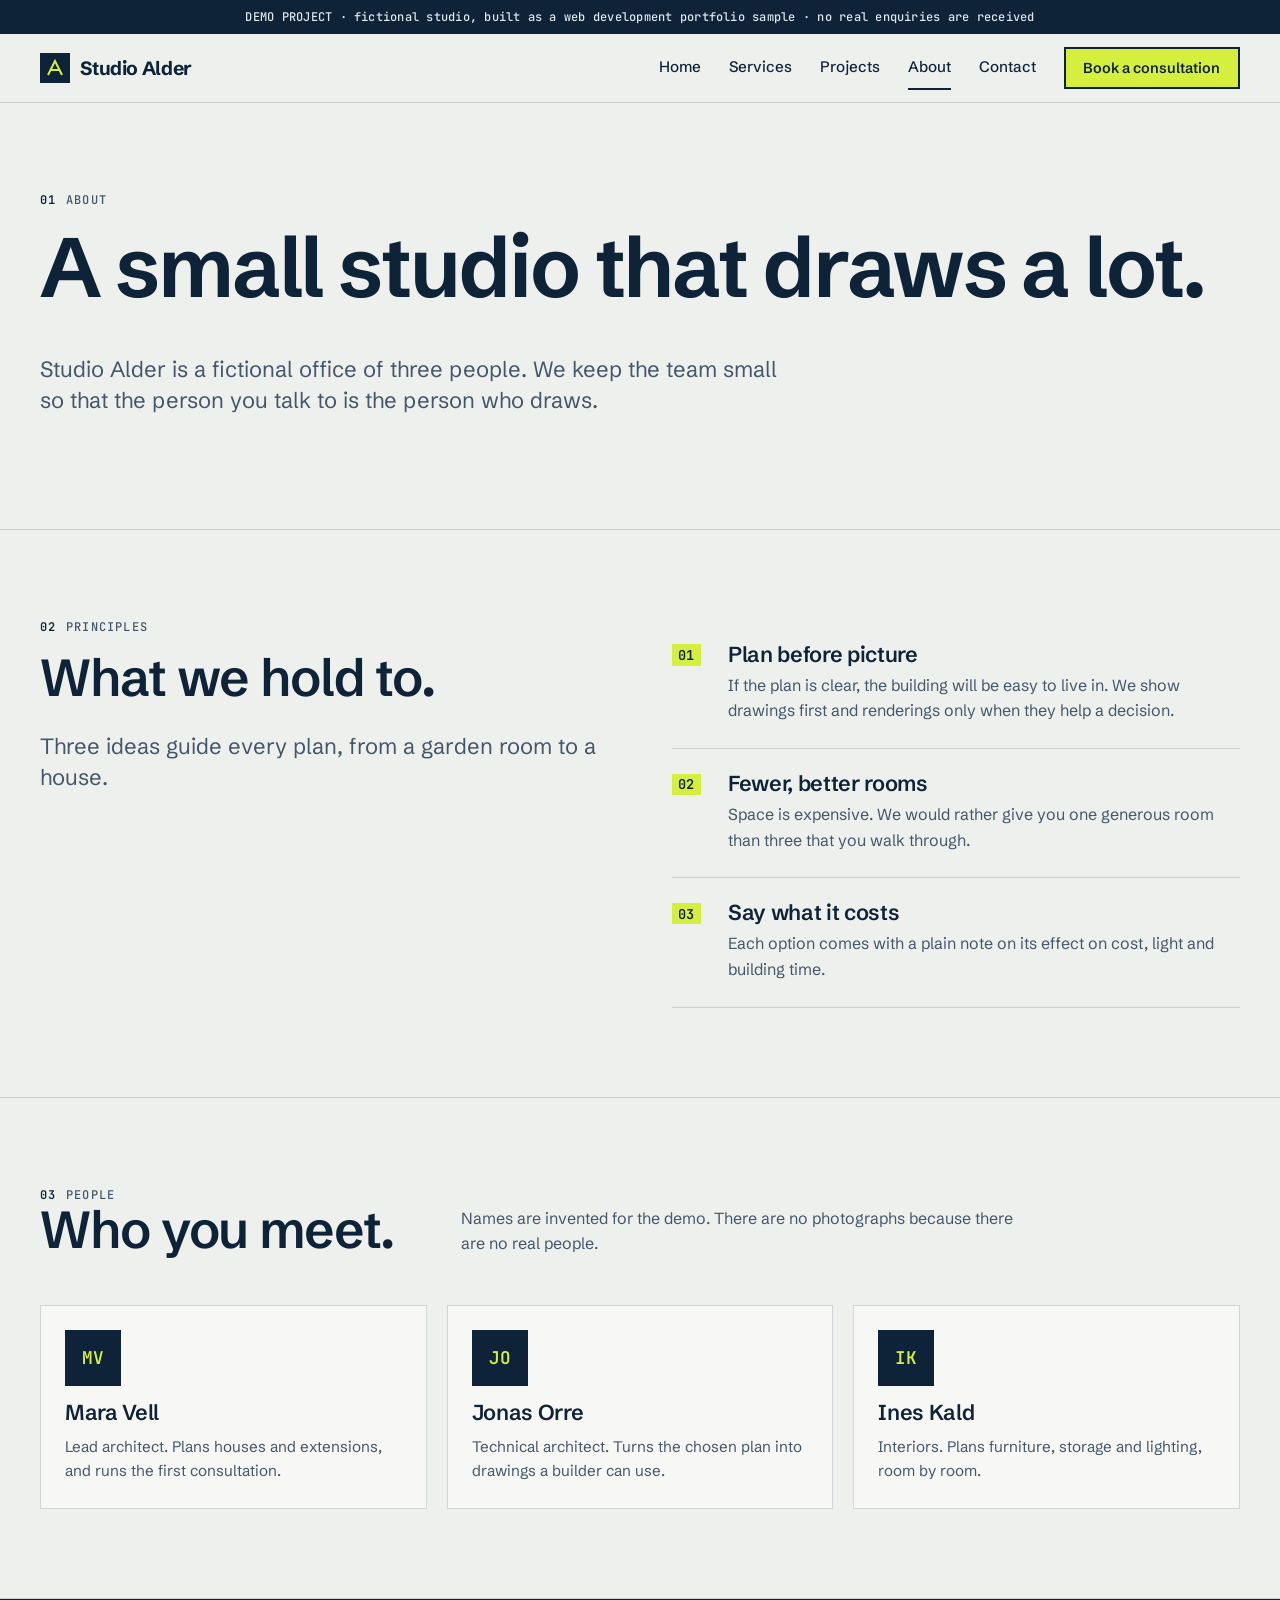
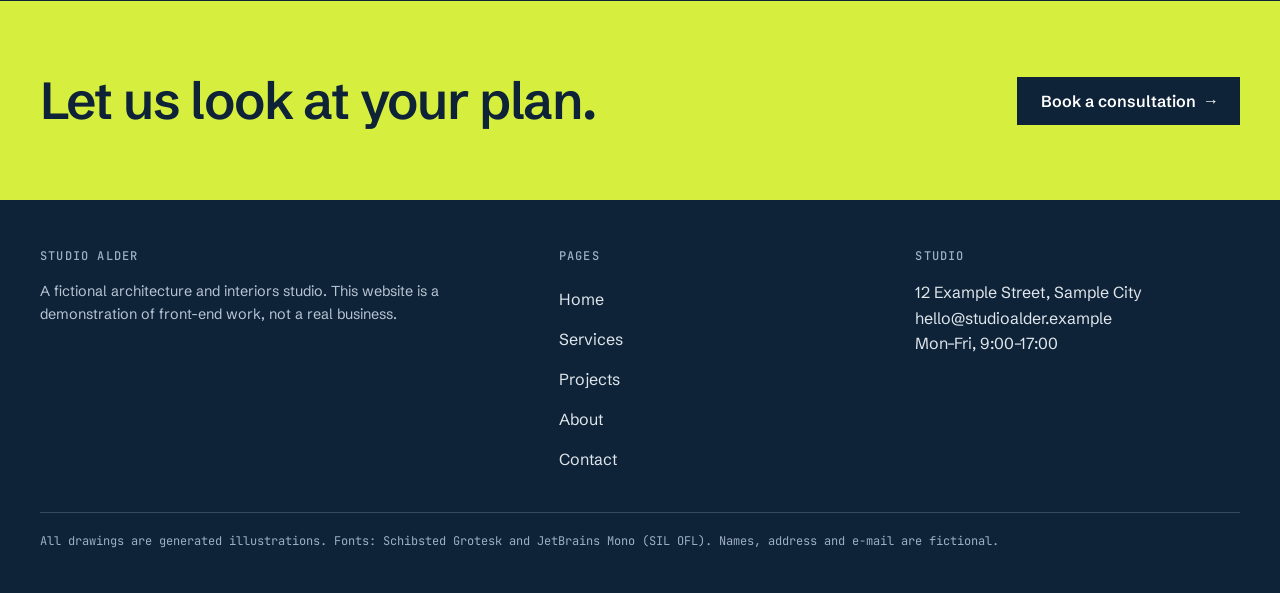
<file: studio-alder/about.html>
<!doctype html>
<html lang="en" class="no-js">
<head>
<meta charset="utf-8">
<meta name="viewport" content="width=device-width, initial-scale=1">
<title>About — Studio Alder (demo)</title>
<meta name="description" content="How the fictional demo studio works: principles, people and process.">
<meta name="theme-color" content="#eef0ee">
<meta property="og:title" content="About — Studio Alder (demo)">
<meta property="og:description" content="How the fictional demo studio works: principles, people and process.">
<meta property="og:type" content="website">
<link rel="icon" href="assets/favicon.svg" type="image/svg+xml">
<link rel="preload" href="assets/fonts/schibsted-grotesk-latin-wght-normal.woff2" as="font" type="font/woff2" crossorigin>
<link rel="stylesheet" href="assets/styles.css">
</head>
<body>
<a class="skip" href="#main">Skip to content</a>
<aside class="demo-bar" aria-label="Demo notice">DEMO PROJECT · fictional studio, built as a web development portfolio sample · no real enquiries are received</aside>
<header class="site-header">
  <div class="wrap header-row">
    <a class="brand" href="index.html" aria-label="Studio Alder, home"><span class="brand-mark" aria-hidden="true"><svg viewBox="0 0 18 18"><path d="M2 16 9 2l7 14M5 11h8" fill="none" stroke="#d6ef3f" stroke-width="2"/></svg></span>Studio Alder</a>
    <button class="nav-toggle" type="button" aria-expanded="false" aria-controls="site-nav"><span class="sr-only">Menu</span><i aria-hidden="true"></i></button>
    <nav id="site-nav" class="site-nav" aria-label="Main">
      <a href="index.html">Home</a>
      <a href="services.html">Services</a>
      <a href="projects.html">Projects</a>
      <a href="about.html" aria-current="page">About</a>
      <a href="contact.html">Contact</a>
      <a class="btn btn-small" href="contact.html#enquiry">Book a consultation</a>
    </nav>
  </div>
</header>
<main id="main">
<section class="section">
  <div class="wrap">
    <p class="label"><b>01</b>About</p>
    <h1>A small studio that draws a lot.</h1>
    <p class="lead">Studio Alder is a fictional office of three people. We keep the team small so that the person you talk to is the person who draws.</p>
  </div>
</section>

<section class="section">
  <div class="wrap split">
    <div>
      <p class="label"><b>02</b>Principles</p>
      <h2>What we hold to.</h2>
      <p class="lead">Three ideas guide every plan, from a garden room to a house.</p>
    </div>
    <ol class="principles">
      <li><h3>Plan before picture</h3><p>If the plan is clear, the building will be easy to live in. We show drawings first and renderings only when they help a decision.</p></li>
      <li><h3>Fewer, better rooms</h3><p>Space is expensive. We would rather give you one generous room than three that you walk through.</p></li>
      <li><h3>Say what it costs</h3><p>Each option comes with a plain note on its effect on cost, light and building time.</p></li>
    </ol>
  </div>
</section>

<section class="section">
  <div class="wrap">
    <div class="section-head"><div><p class="label"><b>03</b>People</p><h2>Who you meet.</h2></div><p>Names are invented for the demo. There are no photographs because there are no real people.</p></div>
    <div class="people">
      <article class="person"><div class="avatar" aria-hidden="true">MV</div><h3>Mara Vell</h3><p>Lead architect. Plans houses and extensions, and runs the first consultation.</p></article>
      <article class="person"><div class="avatar" aria-hidden="true">JO</div><h3>Jonas Orre</h3><p>Technical architect. Turns the chosen plan into drawings a builder can use.</p></article>
      <article class="person"><div class="avatar" aria-hidden="true">IK</div><h3>Ines Kald</h3><p>Interiors. Plans furniture, storage and lighting, room by room.</p></article>
    </div>
  </div>
</section>

<section class="cta-band"><div class="wrap"><h2>Let us look at your plan.</h2><a class="btn arrow" href="contact.html#enquiry">Book a consultation</a></div></section>

</main>
<footer class="site-footer">
  <div class="wrap">
    <div class="footer-grid">
      <div><h2>Studio Alder</h2><p>A fictional architecture and interiors studio. This website is a demonstration of front-end work, not a real business.</p></div>
      <div><h2>Pages</h2><ul><li><a href="index.html">Home</a></li><li><a href="services.html">Services</a></li><li><a href="projects.html">Projects</a></li><li><a href="about.html">About</a></li><li><a href="contact.html">Contact</a></li></ul></div>
      <div><h2>Studio</h2><ul><li>12 Example Street, Sample City</li><li>hello@studioalder.example</li><li>Mon–Fri, 9:00–17:00</li></ul></div>
    </div>
    <p class="small">All drawings are generated illustrations. Fonts: Schibsted Grotesk and JetBrains Mono (SIL OFL). Names, address and e-mail are fictional.</p>
  </div>
</footer>
<script src="assets/app.js" defer></script>
</body>
</html>
</file>
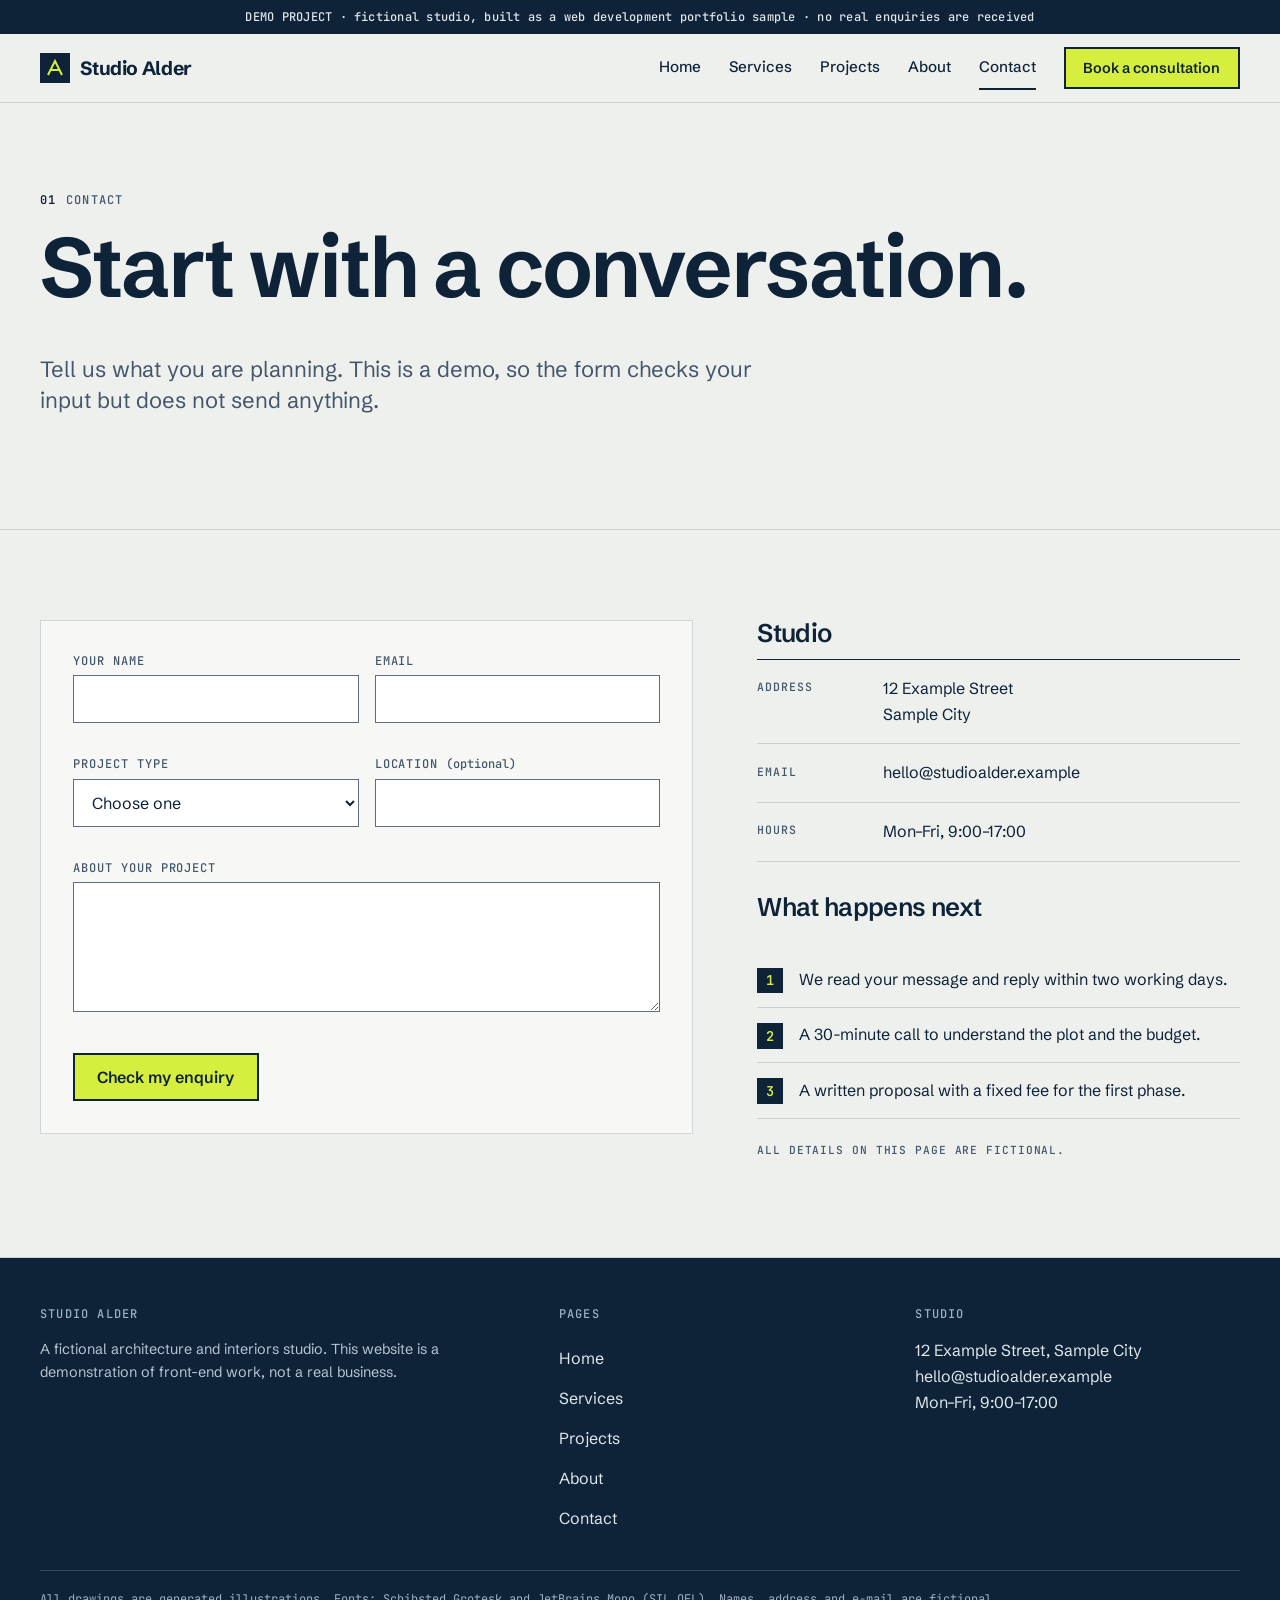
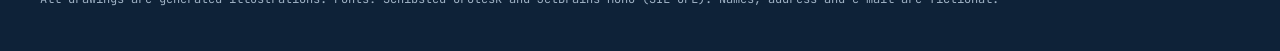
<file: studio-alder/contact.html>
<!doctype html>
<html lang="en" class="no-js">
<head>
<meta charset="utf-8">
<meta name="viewport" content="width=device-width, initial-scale=1">
<title>Contact — Studio Alder (demo)</title>
<meta name="description" content="Contact page with a validated enquiry form. This is a demo: nothing is sent.">
<meta name="theme-color" content="#eef0ee">
<meta property="og:title" content="Contact — Studio Alder (demo)">
<meta property="og:description" content="Contact page with a validated enquiry form. This is a demo: nothing is sent.">
<meta property="og:type" content="website">
<link rel="icon" href="assets/favicon.svg" type="image/svg+xml">
<link rel="preload" href="assets/fonts/schibsted-grotesk-latin-wght-normal.woff2" as="font" type="font/woff2" crossorigin>
<link rel="stylesheet" href="assets/styles.css">
</head>
<body>
<a class="skip" href="#main">Skip to content</a>
<aside class="demo-bar" aria-label="Demo notice">DEMO PROJECT · fictional studio, built as a web development portfolio sample · no real enquiries are received</aside>
<header class="site-header">
  <div class="wrap header-row">
    <a class="brand" href="index.html" aria-label="Studio Alder, home"><span class="brand-mark" aria-hidden="true"><svg viewBox="0 0 18 18"><path d="M2 16 9 2l7 14M5 11h8" fill="none" stroke="#d6ef3f" stroke-width="2"/></svg></span>Studio Alder</a>
    <button class="nav-toggle" type="button" aria-expanded="false" aria-controls="site-nav"><span class="sr-only">Menu</span><i aria-hidden="true"></i></button>
    <nav id="site-nav" class="site-nav" aria-label="Main">
      <a href="index.html">Home</a>
      <a href="services.html">Services</a>
      <a href="projects.html">Projects</a>
      <a href="about.html">About</a>
      <a href="contact.html" aria-current="page">Contact</a>
      <a class="btn btn-small" href="contact.html#enquiry">Book a consultation</a>
    </nav>
  </div>
</header>
<main id="main">
<section class="section">
  <div class="wrap">
    <p class="label"><b>01</b>Contact</p>
    <h1>Start with a conversation.</h1>
    <p class="lead">Tell us what you are planning. This is a demo, so the form checks your input but does not send anything.</p>
  </div>
</section>

<section class="section" id="enquiry">
  <div class="wrap contact-grid">
    <form id="contact-form" class="form" novalidate>
      <div class="two">
        <div class="field"><label for="c-name">Your name</label><input id="c-name" name="name" type="text" autocomplete="name" required><p class="error" id="e-name" hidden></p></div>
        <div class="field"><label for="c-email">Email</label><input id="c-email" name="email" type="email" autocomplete="email" required><p class="error" id="e-email" hidden></p></div>
      </div>
      <div class="two">
        <div class="field"><label for="c-type">Project type</label>
          <select id="c-type" name="type" required><option value="">Choose one</option><option>New house</option><option>Extension</option><option>Renovation</option><option>Interior layout</option><option>Not sure yet</option></select>
          <p class="error" id="e-type" hidden></p></div>
        <div class="field"><label for="c-where">Location <span style="text-transform:none;letter-spacing:0">(optional)</span></label><input id="c-where" name="where" type="text" autocomplete="address-level2"></div>
      </div>
      <div class="field"><label for="c-message">About your project</label><textarea id="c-message" name="message" required maxlength="1200"></textarea><p class="error" id="e-message" hidden></p></div>
      <button class="btn" type="submit">Check my enquiry</button>
      <p class="form-status" id="form-status" role="status" tabindex="-1" hidden></p>
    </form>
    <div class="info">
      <h2 style="font-size:1.6rem">Studio</h2>
      <dl>
        <div><dt>Address</dt><dd>12 Example Street<br>Sample City</dd></div>
        <div><dt>Email</dt><dd>hello@studioalder.example</dd></div>
        <div><dt>Hours</dt><dd>Mon–Fri, 9:00–17:00</dd></div>
      </dl>
      <h2 style="font-size:1.6rem;margin-top:2rem">What happens next</h2>
      <ol class="steps">
        <li>We read your message and reply within two working days.</li>
        <li>A 30-minute call to understand the plot and the budget.</li>
        <li>A written proposal with a fixed fee for the first phase.</li>
      </ol>
      <p class="tag" style="margin-top:1.5rem">All details on this page are fictional.</p>
    </div>
  </div>
</section>

</main>
<footer class="site-footer">
  <div class="wrap">
    <div class="footer-grid">
      <div><h2>Studio Alder</h2><p>A fictional architecture and interiors studio. This website is a demonstration of front-end work, not a real business.</p></div>
      <div><h2>Pages</h2><ul><li><a href="index.html">Home</a></li><li><a href="services.html">Services</a></li><li><a href="projects.html">Projects</a></li><li><a href="about.html">About</a></li><li><a href="contact.html">Contact</a></li></ul></div>
      <div><h2>Studio</h2><ul><li>12 Example Street, Sample City</li><li>hello@studioalder.example</li><li>Mon–Fri, 9:00–17:00</li></ul></div>
    </div>
    <p class="small">All drawings are generated illustrations. Fonts: Schibsted Grotesk and JetBrains Mono (SIL OFL). Names, address and e-mail are fictional.</p>
  </div>
</footer>
<script src="assets/app.js" defer></script>
</body>
</html>
</file>
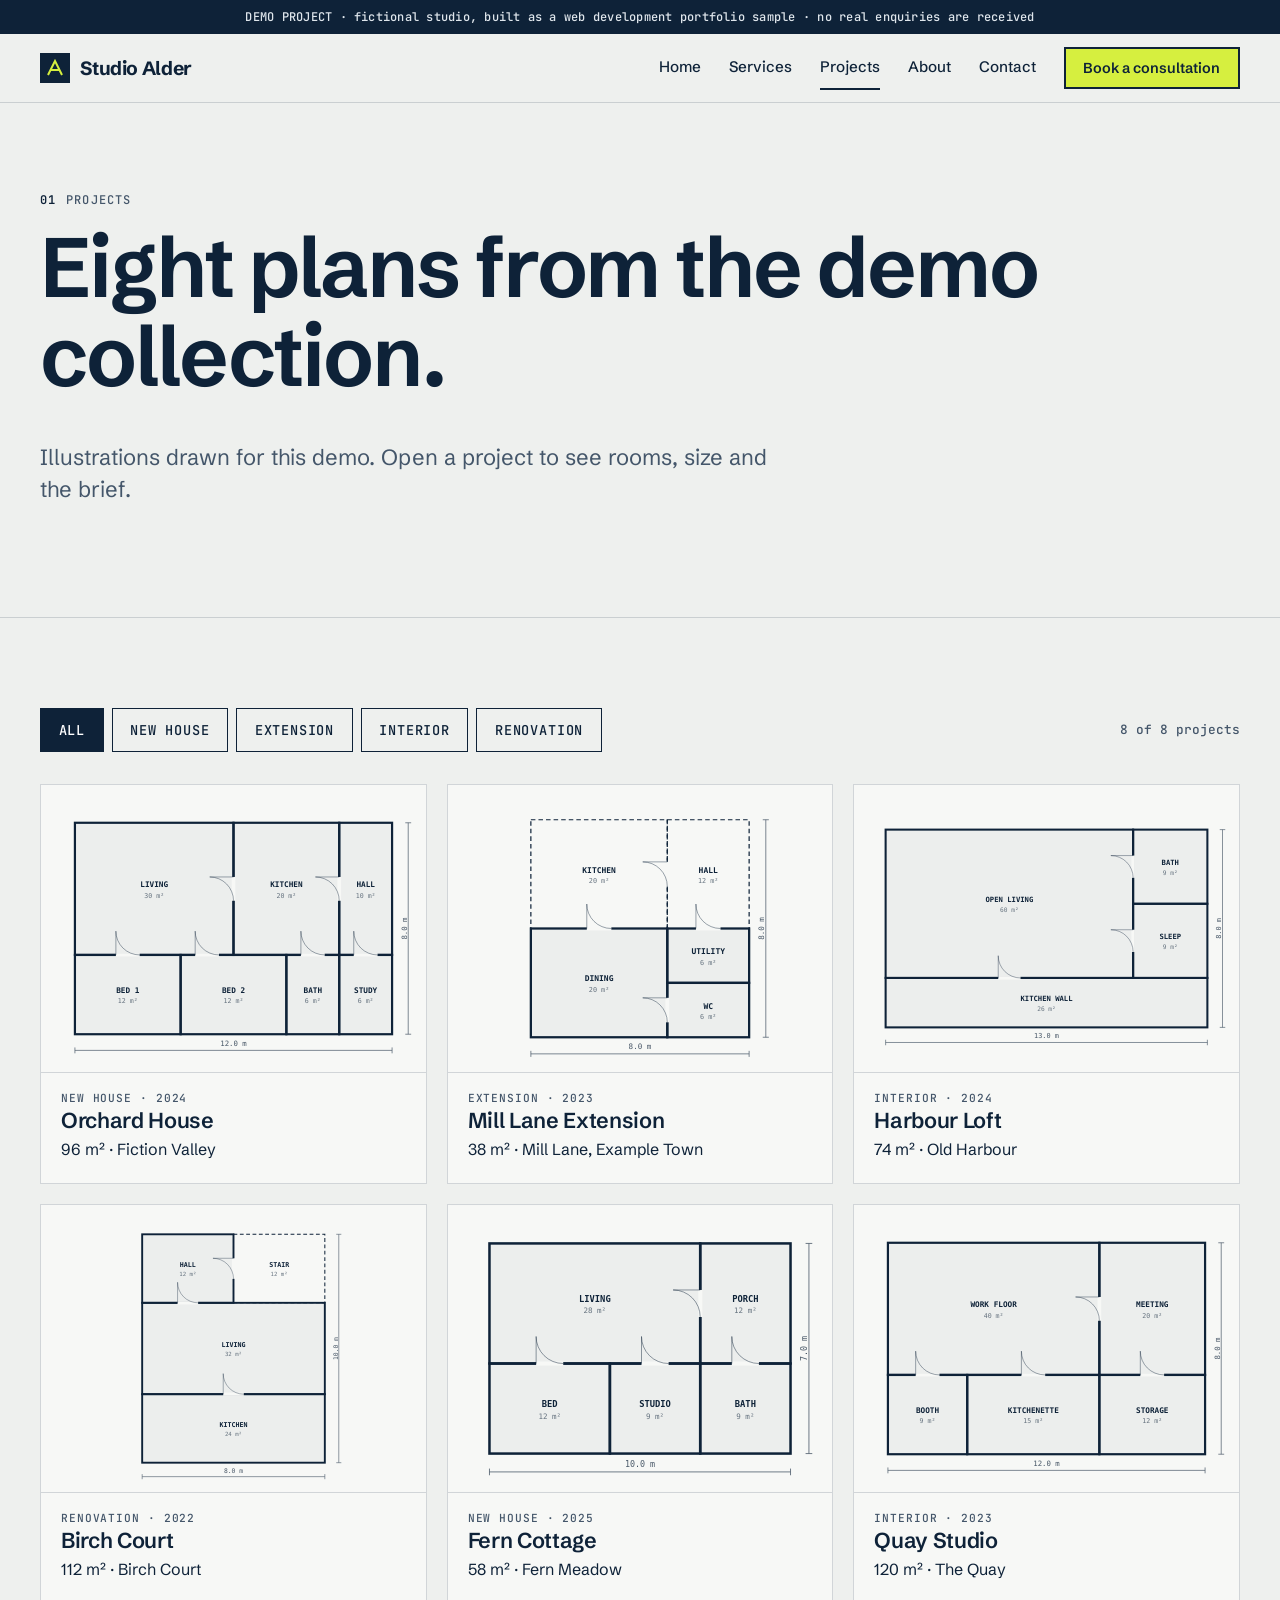
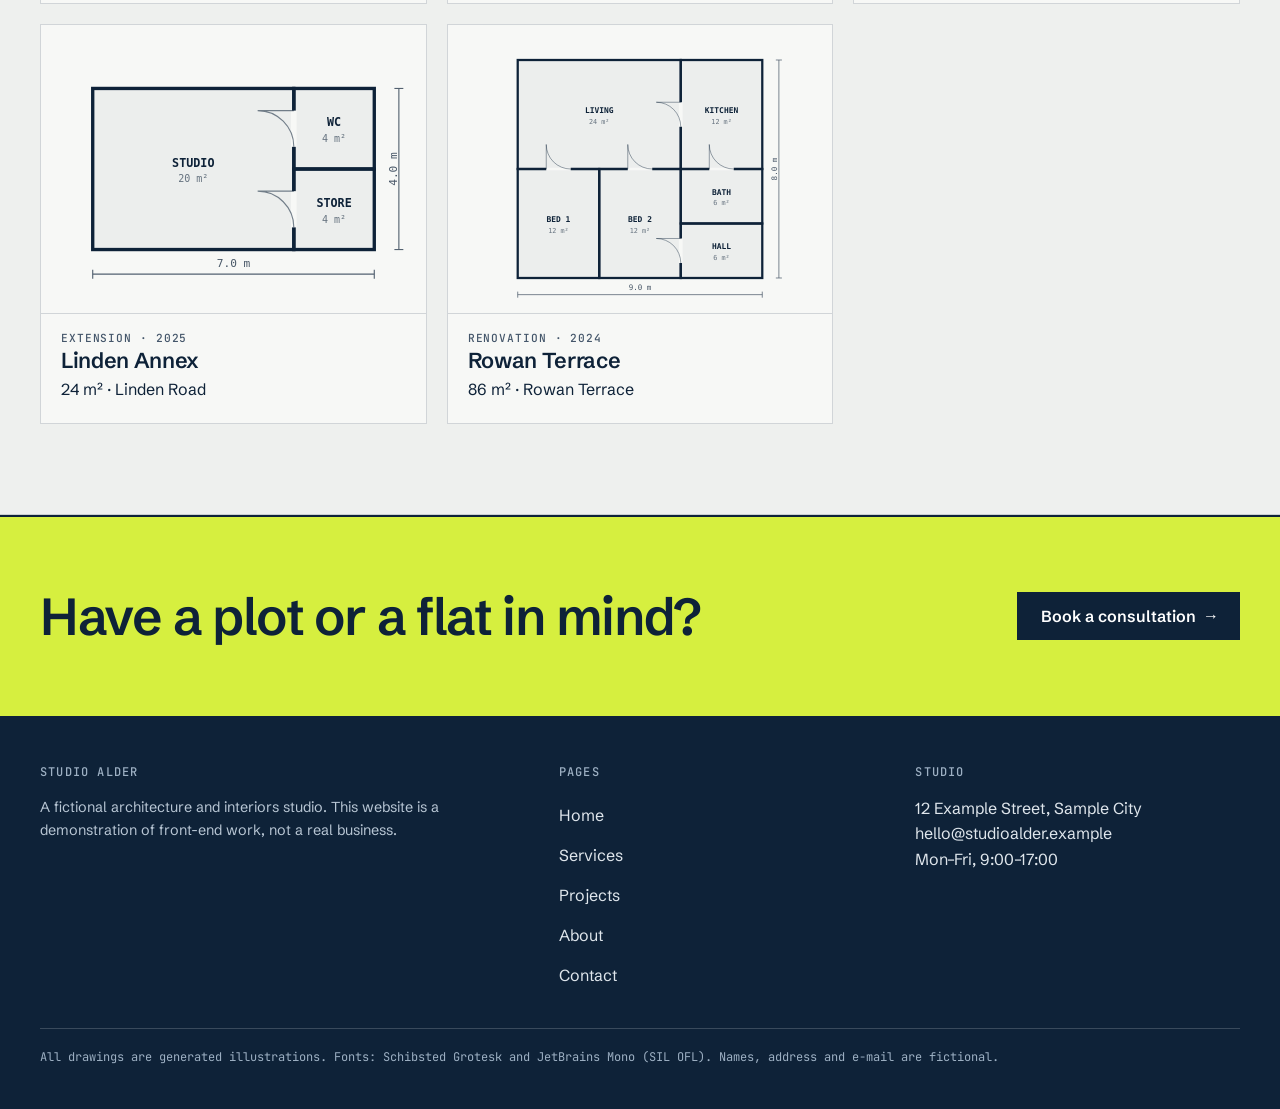
<file: studio-alder/projects.html>
<!doctype html>
<html lang="en" class="no-js">
<head>
<meta charset="utf-8">
<meta name="viewport" content="width=device-width, initial-scale=1">
<title>Projects — Studio Alder (demo)</title>
<meta name="description" content="Eight demo projects drawn as floor plans, with filters by type. Fictional studio, illustrations only.">
<meta name="theme-color" content="#eef0ee">
<meta property="og:title" content="Projects — Studio Alder (demo)">
<meta property="og:description" content="Eight demo projects drawn as floor plans, with filters by type. Fictional studio, illustrations only.">
<meta property="og:type" content="website">
<link rel="icon" href="assets/favicon.svg" type="image/svg+xml">
<link rel="preload" href="assets/fonts/schibsted-grotesk-latin-wght-normal.woff2" as="font" type="font/woff2" crossorigin>
<link rel="stylesheet" href="assets/styles.css">
</head>
<body>
<a class="skip" href="#main">Skip to content</a>
<aside class="demo-bar" aria-label="Demo notice">DEMO PROJECT · fictional studio, built as a web development portfolio sample · no real enquiries are received</aside>
<header class="site-header">
  <div class="wrap header-row">
    <a class="brand" href="index.html" aria-label="Studio Alder, home"><span class="brand-mark" aria-hidden="true"><svg viewBox="0 0 18 18"><path d="M2 16 9 2l7 14M5 11h8" fill="none" stroke="#d6ef3f" stroke-width="2"/></svg></span>Studio Alder</a>
    <button class="nav-toggle" type="button" aria-expanded="false" aria-controls="site-nav"><span class="sr-only">Menu</span><i aria-hidden="true"></i></button>
    <nav id="site-nav" class="site-nav" aria-label="Main">
      <a href="index.html">Home</a>
      <a href="services.html">Services</a>
      <a href="projects.html" aria-current="page">Projects</a>
      <a href="about.html">About</a>
      <a href="contact.html">Contact</a>
      <a class="btn btn-small" href="contact.html#enquiry">Book a consultation</a>
    </nav>
  </div>
</header>
<main id="main">
<section class="section">
  <div class="wrap">
    <p class="label"><b>01</b>Projects</p>
    <h1>Eight plans from the demo collection.</h1>
    <p class="lead">Illustrations drawn for this demo. Open a project to see rooms, size and the brief.</p>
  </div>
</section>

<section class="section">
  <div class="wrap">
    <div class="filters" role="group" aria-label="Filter projects by type">
      <button class="chip" type="button" data-type="all" aria-pressed="true">All</button>
      <button class="chip" type="button" data-type="house" aria-pressed="false">New house</button>
      <button class="chip" type="button" data-type="extension" aria-pressed="false">Extension</button>
      <button class="chip" type="button" data-type="interior" aria-pressed="false">Interior</button>
      <button class="chip" type="button" data-type="renovation" aria-pressed="false">Renovation</button>
      <span class="count" id="project-count" role="status" aria-live="polite">Loading projects…</span>
    </div>
    <ul class="cards" id="project-grid" aria-busy="true" style="list-style:none;padding:0;margin:0">
      <!-- Placeholders keep the layout stable while assets/projects.json loads; app.js replaces them. -->
      <li class="skel" aria-hidden="true"><span class="skel-img"></span><span class="skel-body"><i></i><i></i><i></i></span></li>
      <li class="skel" aria-hidden="true"><span class="skel-img"></span><span class="skel-body"><i></i><i></i><i></i></span></li>
      <li class="skel" aria-hidden="true"><span class="skel-img"></span><span class="skel-body"><i></i><i></i><i></i></span></li>
      <li class="skel" aria-hidden="true"><span class="skel-img"></span><span class="skel-body"><i></i><i></i><i></i></span></li>
      <li class="skel" aria-hidden="true"><span class="skel-img"></span><span class="skel-body"><i></i><i></i><i></i></span></li>
      <li class="skel" aria-hidden="true"><span class="skel-img"></span><span class="skel-body"><i></i><i></i><i></i></span></li>
      <li class="skel" aria-hidden="true"><span class="skel-img"></span><span class="skel-body"><i></i><i></i><i></i></span></li>
      <li class="skel" aria-hidden="true"><span class="skel-img"></span><span class="skel-body"><i></i><i></i><i></i></span></li>
    </ul>
    <p class="empty" id="project-empty" hidden>No projects of this type yet.</p>
  </div>
</section>

<dialog class="detail" id="project-dialog" aria-labelledby="d-title">
  <button class="close" type="button" aria-label="Close project details">×</button>
  <div class="detail-grid">
    <img id="d-img" src="assets/plans/orchard-house.svg" alt="" width="560" height="420">
    <div class="detail-body">
      <p class="tag" id="d-tag"></p>
      <h2 id="d-title"></h2>
      <p id="d-blurb"></p>
      <dl>
        <dt>Brief</dt><dd id="d-brief"></dd>
        <dt>Area</dt><dd id="d-area"></dd>
        <dt>Place</dt><dd id="d-place"></dd>
        <dt>Rooms</dt><dd id="d-rooms"></dd>
      </dl>
      <a class="btn arrow" href="contact.html#enquiry">Ask about a similar project</a>
    </div>
  </div>
</dialog>

<section class="cta-band"><div class="wrap"><h2>Have a plot or a flat in mind?</h2><a class="btn arrow" href="contact.html#enquiry">Book a consultation</a></div></section>

</main>
<footer class="site-footer">
  <div class="wrap">
    <div class="footer-grid">
      <div><h2>Studio Alder</h2><p>A fictional architecture and interiors studio. This website is a demonstration of front-end work, not a real business.</p></div>
      <div><h2>Pages</h2><ul><li><a href="index.html">Home</a></li><li><a href="services.html">Services</a></li><li><a href="projects.html">Projects</a></li><li><a href="about.html">About</a></li><li><a href="contact.html">Contact</a></li></ul></div>
      <div><h2>Studio</h2><ul><li>12 Example Street, Sample City</li><li>hello@studioalder.example</li><li>Mon–Fri, 9:00–17:00</li></ul></div>
    </div>
    <p class="small">All drawings are generated illustrations. Fonts: Schibsted Grotesk and JetBrains Mono (SIL OFL). Names, address and e-mail are fictional.</p>
  </div>
</footer>
<script src="assets/app.js" defer></script>
</body>
</html>
</file>
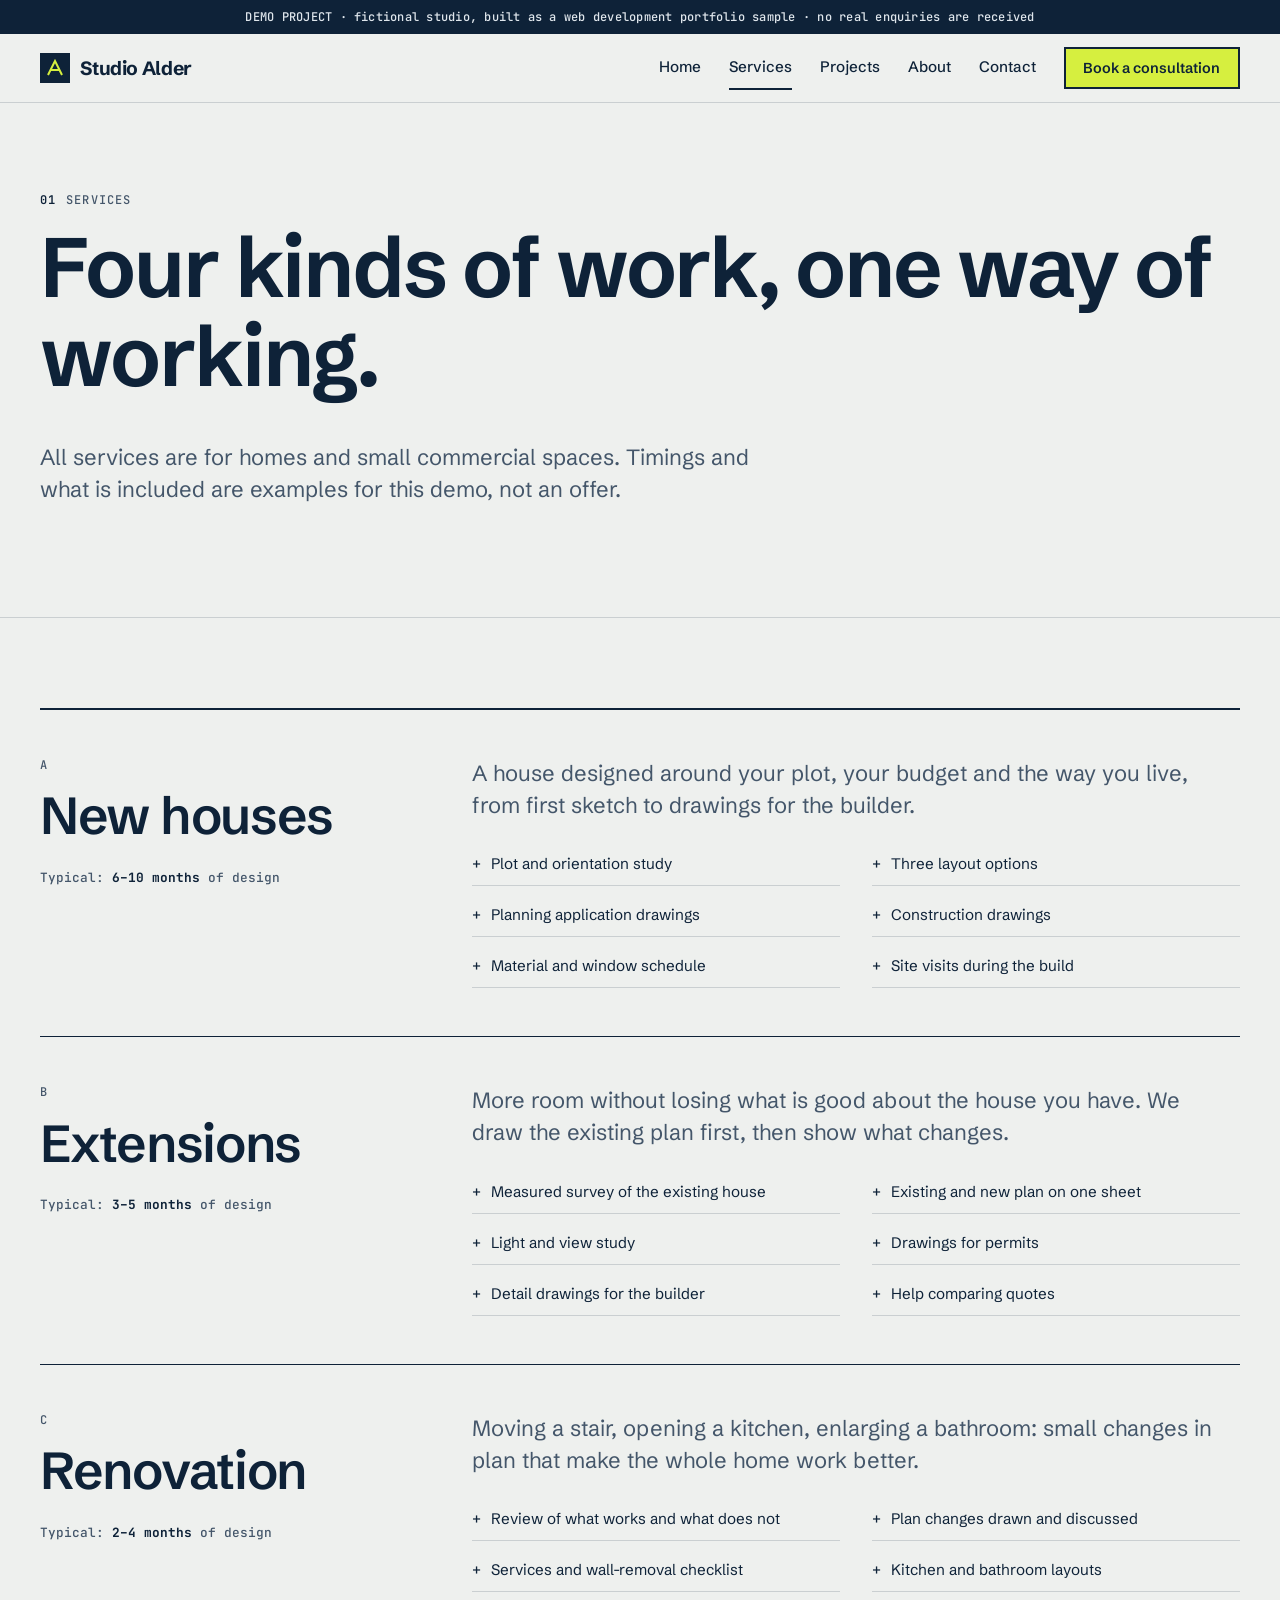
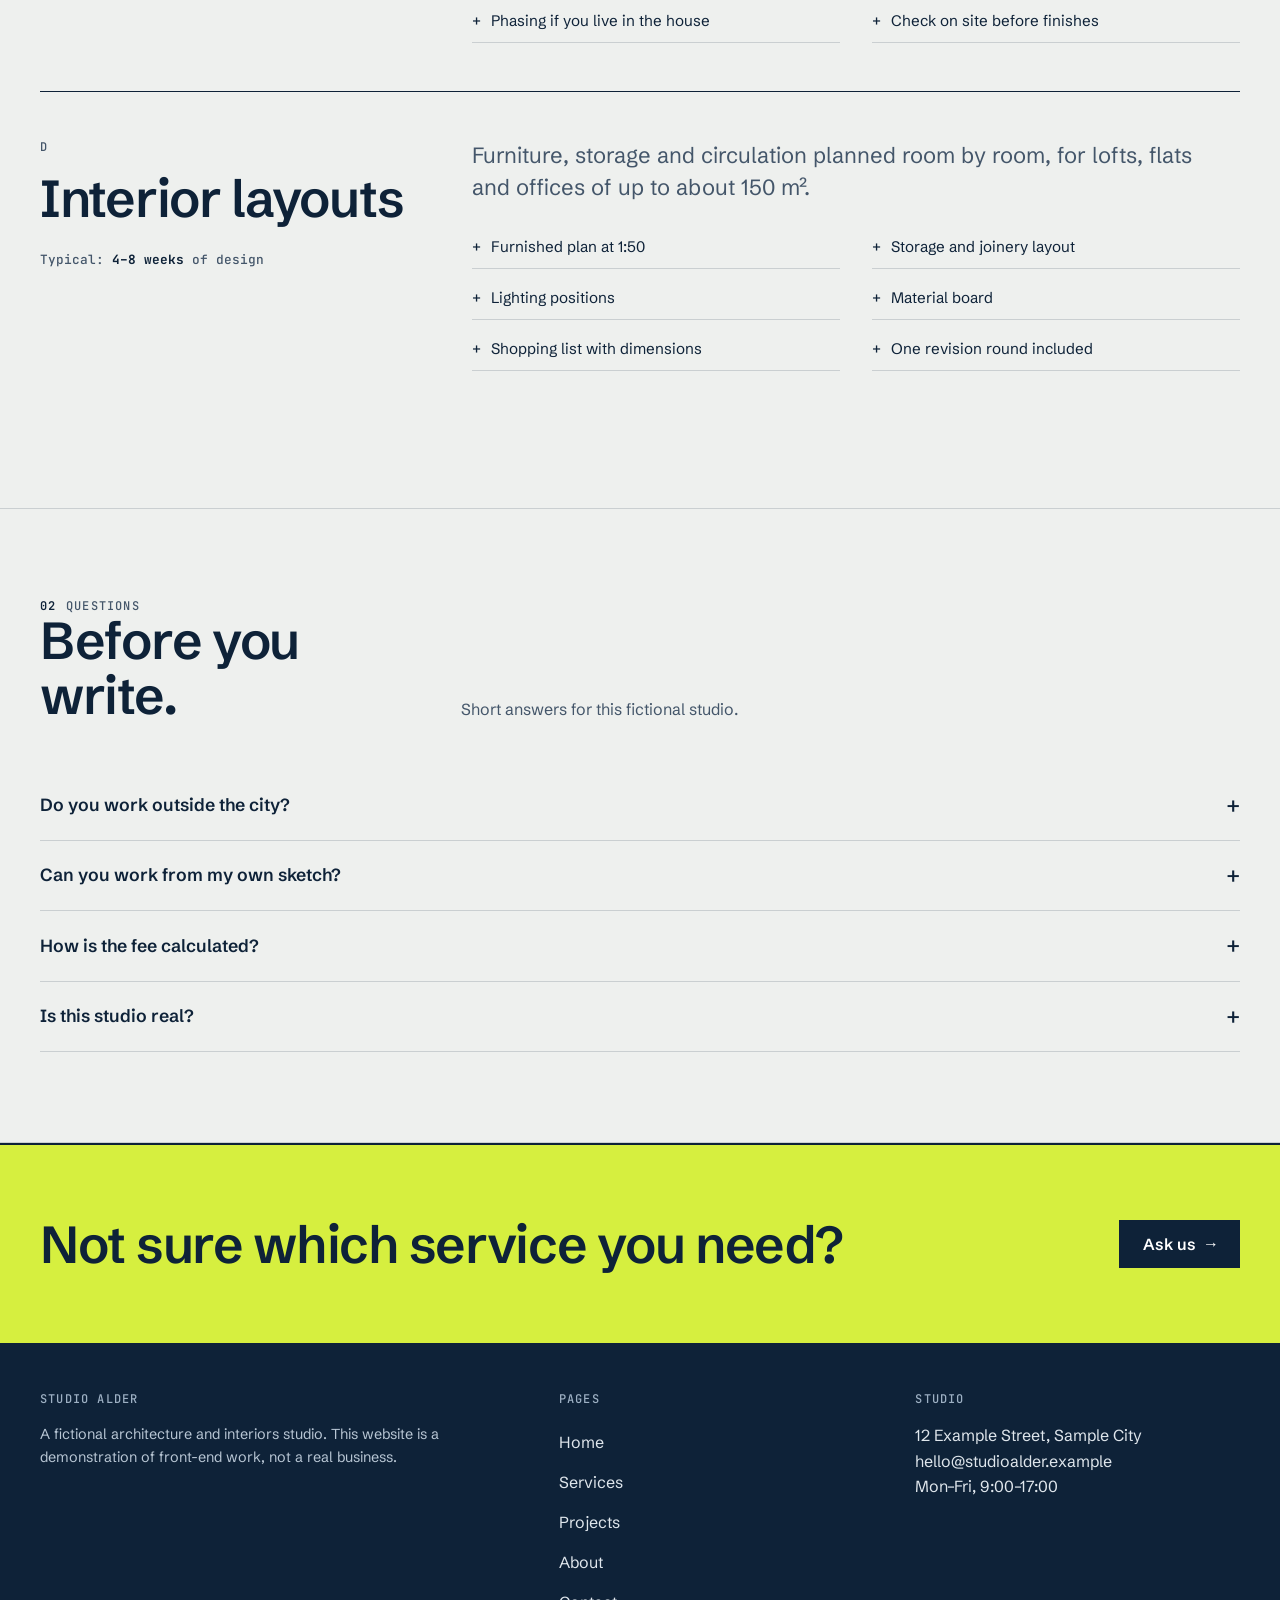
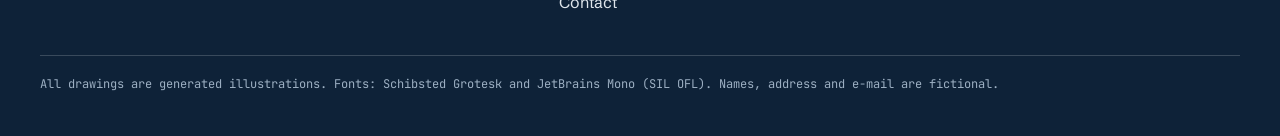
<file: studio-alder/services.html>
<!doctype html>
<html lang="en" class="no-js">
<head>
<meta charset="utf-8">
<meta name="viewport" content="width=device-width, initial-scale=1">
<title>Services — Studio Alder (demo)</title>
<meta name="description" content="New houses, extensions, renovations and interior layouts. Services page of a fictional demo studio.">
<meta name="theme-color" content="#eef0ee">
<meta property="og:title" content="Services — Studio Alder (demo)">
<meta property="og:description" content="New houses, extensions, renovations and interior layouts. Services page of a fictional demo studio.">
<meta property="og:type" content="website">
<link rel="icon" href="assets/favicon.svg" type="image/svg+xml">
<link rel="preload" href="assets/fonts/schibsted-grotesk-latin-wght-normal.woff2" as="font" type="font/woff2" crossorigin>
<link rel="stylesheet" href="assets/styles.css">
</head>
<body>
<a class="skip" href="#main">Skip to content</a>
<aside class="demo-bar" aria-label="Demo notice">DEMO PROJECT · fictional studio, built as a web development portfolio sample · no real enquiries are received</aside>
<header class="site-header">
  <div class="wrap header-row">
    <a class="brand" href="index.html" aria-label="Studio Alder, home"><span class="brand-mark" aria-hidden="true"><svg viewBox="0 0 18 18"><path d="M2 16 9 2l7 14M5 11h8" fill="none" stroke="#d6ef3f" stroke-width="2"/></svg></span>Studio Alder</a>
    <button class="nav-toggle" type="button" aria-expanded="false" aria-controls="site-nav"><span class="sr-only">Menu</span><i aria-hidden="true"></i></button>
    <nav id="site-nav" class="site-nav" aria-label="Main">
      <a href="index.html">Home</a>
      <a href="services.html" aria-current="page">Services</a>
      <a href="projects.html">Projects</a>
      <a href="about.html">About</a>
      <a href="contact.html">Contact</a>
      <a class="btn btn-small" href="contact.html#enquiry">Book a consultation</a>
    </nav>
  </div>
</header>
<main id="main">
<section class="section">
  <div class="wrap">
    <p class="label"><b>01</b>Services</p>
    <h1>Four kinds of work, one way of working.</h1>
    <p class="lead">All services are for homes and small commercial spaces. Timings and what is included are examples for this demo, not an offer.</p>
  </div>
</section>

<section class="section">
  <div class="wrap">
    <article class="service" id="new-house">
      <div><p class="label">A</p><h2>New houses</h2><div class="meta"><span>Typical: <b>6–10 months</b> of design</span></div></div>
      <div>
        <p class="lead">A house designed around your plot, your budget and the way you live, from first sketch to drawings for the builder.</p>
        <ul><li>Plot and orientation study</li><li>Three layout options</li><li>Planning application drawings</li><li>Construction drawings</li><li>Material and window schedule</li><li>Site visits during the build</li></ul>
      </div>
    </article>
    <article class="service" id="extensions">
      <div><p class="label">B</p><h2>Extensions</h2><div class="meta"><span>Typical: <b>3–5 months</b> of design</span></div></div>
      <div>
        <p class="lead">More room without losing what is good about the house you have. We draw the existing plan first, then show what changes.</p>
        <ul><li>Measured survey of the existing house</li><li>Existing and new plan on one sheet</li><li>Light and view study</li><li>Drawings for permits</li><li>Detail drawings for the builder</li><li>Help comparing quotes</li></ul>
      </div>
    </article>
    <article class="service" id="renovation">
      <div><p class="label">C</p><h2>Renovation</h2><div class="meta"><span>Typical: <b>2–4 months</b> of design</span></div></div>
      <div>
        <p class="lead">Moving a stair, opening a kitchen, enlarging a bathroom: small changes in plan that make the whole home work better.</p>
        <ul><li>Review of what works and what does not</li><li>Plan changes drawn and discussed</li><li>Services and wall-removal checklist</li><li>Kitchen and bathroom layouts</li><li>Phasing if you live in the house</li><li>Check on site before finishes</li></ul>
      </div>
    </article>
    <article class="service" id="interiors">
      <div><p class="label">D</p><h2>Interior layouts</h2><div class="meta"><span>Typical: <b>4–8 weeks</b> of design</span></div></div>
      <div>
        <p class="lead">Furniture, storage and circulation planned room by room, for lofts, flats and offices of up to about 150 m².</p>
        <ul><li>Furnished plan at 1:50</li><li>Storage and joinery layout</li><li>Lighting positions</li><li>Material board</li><li>Shopping list with dimensions</li><li>One revision round included</li></ul>
      </div>
    </article>
  </div>
</section>

<section class="section">
  <div class="wrap">
    <div class="section-head"><div><p class="label"><b>02</b>Questions</p><h2>Before you write.</h2></div><p>Short answers for this fictional studio.</p></div>
    <div class="faq">
      <details><summary>Do you work outside the city?</summary><p>In this demo, yes, within about two hours of Sample City. Site visits outside that range are quoted separately.</p></details>
      <details><summary>Can you work from my own sketch?</summary><p>Yes. A sketch, a phone photo of the plot and a list of rooms is enough to begin a conversation.</p></details>
      <details><summary>How is the fee calculated?</summary><p>A fixed fee per phase, agreed after the first consultation. You see the number before any work starts.</p></details>
      <details><summary>Is this studio real?</summary><p>No. Studio Alder is invented for a web development portfolio. The drawings are illustrations created for the demo.</p></details>
    </div>
  </div>
</section>

<section class="cta-band"><div class="wrap"><h2>Not sure which service you need?</h2><a class="btn arrow" href="contact.html#enquiry">Ask us</a></div></section>

</main>
<footer class="site-footer">
  <div class="wrap">
    <div class="footer-grid">
      <div><h2>Studio Alder</h2><p>A fictional architecture and interiors studio. This website is a demonstration of front-end work, not a real business.</p></div>
      <div><h2>Pages</h2><ul><li><a href="index.html">Home</a></li><li><a href="services.html">Services</a></li><li><a href="projects.html">Projects</a></li><li><a href="about.html">About</a></li><li><a href="contact.html">Contact</a></li></ul></div>
      <div><h2>Studio</h2><ul><li>12 Example Street, Sample City</li><li>hello@studioalder.example</li><li>Mon–Fri, 9:00–17:00</li></ul></div>
    </div>
    <p class="small">All drawings are generated illustrations. Fonts: Schibsted Grotesk and JetBrains Mono (SIL OFL). Names, address and e-mail are fictional.</p>
  </div>
</footer>
<script src="assets/app.js" defer></script>
</body>
</html>
</file>
<file: course-preview/assets/styles.css>
/* Northlight Courses: demo shop, course-contents preview. Fonts: Inter + Fraunces (SIL OFL). */
@font-face { font-family: "Inter"; src: url(fonts/inter-latin-wght-normal.woff2) format("woff2"); font-weight: 100 900; font-display: swap; }
@font-face { font-family: "Fraunces"; src: url(fonts/fraunces-latin-wght-normal.woff2) format("woff2"); font-weight: 100 900; font-display: swap; }

:root {
  --bg: #faf8f5;
  --surface: #fff;
  --ink: #1b1a2e;
  --ink-2: #47465e;
  --ink-3: #66657c;
  --line: #e7e3da;
  --accent: #4f3df5;
  --accent-dark: #3b2bd9;
  --accent-soft: #eceaff;
  --coral: #ff7a59;
  --coral-soft: #ffe9e2;
  --mint: #0e8a65;
  --mint-soft: #dff6ec;
  --amber: #a86a00;
  --amber-soft: #fdf0d2;
  --radius: 18px;
  --shadow: 0 1px 2px rgba(27, 26, 46, .06), 0 12px 32px rgba(27, 26, 46, .08);
  --font: "Inter", system-ui, -apple-system, "Segoe UI", Roboto, sans-serif;
  --display: "Fraunces", Georgia, "Times New Roman", serif;
  color-scheme: light;
}

*, *::before, *::after { box-sizing: border-box; }
html { -webkit-text-size-adjust: 100%; scroll-behavior: smooth; }
html.modal-open { overflow: hidden; }
body { margin: 0; background: var(--bg); color: var(--ink); font: 400 16px/1.6 var(--font); -webkit-font-smoothing: antialiased; }
img, svg { display: block; max-width: 100%; }
h1, h2, h3, p, ul, ol, dl, dd, figure { margin: 0; }
ul, ol { padding: 0; list-style: none; }
a { color: inherit; }
button, input { font: inherit; color: inherit; }
button { cursor: pointer; }
.wrap { width: min(1120px, 100% - 40px); margin-inline: auto; }
.sr { position: absolute; width: 1px; height: 1px; overflow: hidden; clip: rect(0 0 0 0); white-space: nowrap; }
.skip { position: absolute; left: 16px; top: -60px; z-index: 100; background: var(--ink); color: #fff; padding: 10px 16px; border-radius: 10px; }
.skip:focus { top: 12px; }
:focus-visible { outline: 3px solid var(--accent); outline-offset: 2px; }

.ic { width: 20px; height: 20px; flex: none; fill: none; stroke: currentColor; stroke-width: 1.8; stroke-linecap: round; stroke-linejoin: round; }

/* ---------- header ---------- */
.announce { background: var(--ink); color: #e9e8f5; font-size: 13px; text-align: center; padding: 8px 20px; }
.announce strong { color: #fff; font-weight: 600; }
.site-header { background: var(--surface); border-bottom: 1px solid var(--line); position: sticky; top: 0; z-index: 20; }
.bar { display: flex; align-items: center; gap: 28px; min-height: 68px; }
.logo { display: inline-flex; align-items: center; gap: 10px; text-decoration: none; font: 600 20px/1 var(--display); }
.logo em { font-style: normal; color: var(--accent); }
.logo-mark { width: 32px; height: 32px; }
.main-nav { display: flex; gap: 6px; margin-right: auto; }
.main-nav a { text-decoration: none; padding: 10px 14px; border-radius: 10px; color: var(--ink-2); font-weight: 500; font-size: 15px; }
.main-nav a:hover { background: var(--accent-soft); color: var(--accent-dark); }
.cart { margin-left: auto; position: relative; display: inline-flex; align-items: center; gap: 8px; min-height: 44px; padding: 0 16px; background: var(--accent-soft); border: 0; border-radius: 999px; color: var(--accent-dark); font-weight: 600; }
.cart .count { min-width: 22px; height: 22px; padding: 0 6px; display: inline-grid; place-items: center; background: var(--accent); color: #fff; border-radius: 999px; font-size: 12px; }

.crumbs { padding: 22px 0 8px; font-size: 14px; color: var(--ink-3); }
.crumbs ol { display: flex; flex-wrap: wrap; gap: 0 6px; align-items: center; }
.crumbs li { display: inline-flex; align-items: center; min-height: 32px; }
.crumbs li + li::before { content: "/"; margin-right: 6px; color: #b4b2c4; }
.crumbs a { text-decoration: none; display: inline-flex; align-items: center; min-height: 32px; }
.crumbs a:hover { text-decoration: underline; }
.crumbs [aria-current] { color: var(--ink); font-weight: 500; }

/* ---------- product ---------- */
.product { display: grid; grid-template-columns: minmax(0, 1.02fr) minmax(0, .98fr); gap: 56px; align-items: start; padding: 20px 0 56px; }
.cover { position: relative; border-radius: 28px; overflow: hidden; box-shadow: var(--shadow); background: var(--accent-soft); }
.cover img { width: 100%; height: auto; aspect-ratio: 4 / 3; object-fit: cover; }
.badge { position: absolute; left: 18px; top: 18px; background: rgba(255, 255, 255, .94); color: var(--ink); padding: 6px 12px; border-radius: 999px; font-size: 13px; font-weight: 600; }
.eyebrow { color: var(--accent-dark); font-size: 13px; font-weight: 700; letter-spacing: .08em; text-transform: uppercase; }
h1 { font: 600 clamp(32px, 4.4vw, 46px)/1.08 var(--display); letter-spacing: -.01em; margin: 10px 0 16px; }
.lead { color: var(--ink-2); font-size: 18px; max-width: 52ch; }
.chips { display: flex; flex-wrap: wrap; gap: 8px; margin: 22px 0 6px; }
.chips li { background: var(--surface); border: 1px solid var(--line); border-radius: 999px; padding: 6px 14px; font-size: 14px; font-weight: 500; color: var(--ink-2); }
.price { display: flex; align-items: baseline; gap: 12px; margin: 22px 0 18px; }
.price .now { font: 600 38px/1 var(--display); }
.price .note { color: var(--ink-3); font-size: 14px; }
.actions { display: flex; flex-wrap: wrap; gap: 12px; }
.btn { display: inline-flex; align-items: center; justify-content: center; gap: 10px; min-height: 50px; padding: 0 24px; border-radius: 14px; border: 1.5px solid transparent; font-weight: 600; font-size: 16px; text-decoration: none; transition: transform .12s ease, background-color .12s ease, box-shadow .12s ease; }
.btn:active { transform: translateY(1px); }
.btn-primary { background: var(--accent); color: #fff; box-shadow: 0 6px 18px rgba(79, 61, 245, .32); }
.btn-primary:hover { background: var(--accent-dark); }
.btn-secondary { background: var(--surface); border-color: var(--ink); color: var(--ink); }
.btn-secondary:hover { background: var(--ink); color: #fff; }
.btn-ghost { min-height: 44px; padding: 0 16px; background: transparent; border-color: var(--line); color: var(--ink-2); font-size: 14px; }
.btn-ghost:hover { background: var(--accent-soft); border-color: transparent; color: var(--accent-dark); }
.hint { margin-top: 12px; color: var(--ink-3); font-size: 14px; }
.trust { margin: 26px 0; display: grid; gap: 10px; }
.trust li { display: flex; gap: 10px; align-items: center; color: var(--ink-2); font-size: 15px; }
.trust .ic { color: var(--mint); background: var(--mint-soft); border-radius: 50%; padding: 3px; width: 24px; height: 24px; stroke-width: 2.4; }
.meta { border-top: 1px solid var(--line); padding-top: 18px; display: grid; gap: 4px; font-size: 14px; color: var(--ink-3); }
.meta div { display: flex; gap: 8px; }
.meta dt { font-weight: 600; color: var(--ink-2); }
.meta dd { margin: 0; }

/* ---------- tabs ---------- */
.tabs-sec { background: var(--surface); border-block: 1px solid var(--line); padding: 44px 0 56px; }
.tablist { display: flex; gap: 4px; border-bottom: 1px solid var(--line); margin-bottom: 28px; overflow-x: auto; }
.tab { background: none; border: 0; padding: 14px 18px; min-height: 48px; font-weight: 600; color: var(--ink-3); border-bottom: 3px solid transparent; margin-bottom: -1px; white-space: nowrap; }
.tab:hover { color: var(--ink); }
.tab[aria-selected="true"] { color: var(--accent-dark); border-bottom-color: var(--accent); }
.panel { max-width: 74ch; color: var(--ink-2); }
.panel[hidden] { display: none; }
.panel h2 { font: 600 28px/1.2 var(--display); color: var(--ink); margin-bottom: 14px; }
.panel p + p, .panel p + ul { margin-top: 14px; }
.panel ul { display: grid; gap: 8px; }
.panel li { padding-left: 26px; position: relative; }
.panel li::before { content: ""; position: absolute; left: 4px; top: .6em; width: 10px; height: 10px; border-radius: 50%; background: var(--coral); }

/* ---------- related ---------- */
.related { padding: 56px 0 72px; }
.related h2 { font: 600 30px/1.2 var(--display); margin-bottom: 24px; }
.cards { display: grid; grid-template-columns: repeat(3, minmax(0, 1fr)); gap: 24px; }
.card { background: var(--surface); border: 1px solid var(--line); border-radius: var(--radius); overflow: hidden; display: flex; flex-direction: column; transition: transform .15s ease, box-shadow .15s ease; }
.card:hover { transform: translateY(-3px); box-shadow: var(--shadow); }
.card img { width: 100%; height: auto; aspect-ratio: 4 / 3; object-fit: cover; }
.card .body { padding: 18px 20px 22px; display: grid; gap: 6px; }
.card h3 { font: 600 20px/1.25 var(--display); }
.card p { color: var(--ink-3); font-size: 14px; }
.pill { justify-self: start; margin-top: 8px; background: var(--coral-soft); color: #9a3412; font-weight: 700; padding: 4px 12px; border-radius: 999px; font-size: 14px; }

.site-footer { background: var(--ink); color: #c9c8de; padding: 36px 0; font-size: 14px; }
.site-footer .wrap { display: flex; flex-wrap: wrap; gap: 16px 28px; justify-content: space-between; }
.site-footer a { color: #fff; }

/* ---------- preview dialog ---------- */
dialog.preview { padding: 0; border: 0; border-radius: 26px; width: min(880px, calc(100vw - 32px)); max-height: min(90vh, 900px); background: var(--surface); color: var(--ink); box-shadow: 0 40px 100px rgba(20, 16, 74, .45); overflow: hidden; }
dialog.preview[open] { display: flex; flex-direction: column; animation: pop .22s ease; }
dialog.preview::backdrop { background: rgba(20, 16, 74, .55); backdrop-filter: blur(3px); }
@keyframes pop { from { opacity: 0; transform: translateY(14px) scale(.985); } to { opacity: 1; transform: none; } }
.pv-head { display: flex; justify-content: space-between; align-items: flex-start; gap: 16px; padding: 24px 28px 6px; }
.pv-head h2 { font: 600 28px/1.15 var(--display); margin-top: 4px; }
.icon-btn { flex: none; width: 44px; height: 44px; display: grid; place-items: center; border-radius: 50%; border: 0; background: var(--accent-soft); color: var(--accent-dark); }
.icon-btn:hover { background: var(--accent); color: #fff; }
.pv-stats { display: grid; grid-template-columns: repeat(6, minmax(0, 1fr)); gap: 10px; padding: 14px 28px 4px; }
.stat { background: var(--accent-soft); border-radius: 14px; padding: 12px 14px; }
.stat:nth-child(3) { background: var(--ink); color: #fff; }
.stat:nth-child(3) .k { color: #c9c8de; }
.stat .v { font: 600 24px/1.1 var(--display); font-variant-numeric: tabular-nums; }
.stat .k { margin-top: 4px; font-size: 12px; font-weight: 600; letter-spacing: .04em; text-transform: uppercase; color: var(--ink-3); }
.pv-types { padding: 14px 28px 0; }
.bar-types { display: flex; gap: 3px; height: 10px; border-radius: 999px; overflow: hidden; background: var(--line); }
.bar-types i { display: block; min-width: 6px; }
.legend { display: flex; flex-wrap: wrap; gap: 6px 18px; margin-top: 10px; font-size: 13px; color: var(--ink-2); }
.legend li { display: inline-flex; align-items: center; gap: 7px; }
.legend i { width: 10px; height: 10px; border-radius: 3px; display: block; }
.legend b { font-weight: 600; color: var(--ink); }
.pv-tools { display: flex; gap: 10px; align-items: center; padding: 16px 28px 10px; flex-wrap: wrap; }
.search { position: relative; flex: 1 1 220px; }
.search .ic { position: absolute; left: 14px; top: 50%; translate: 0 -50%; color: var(--ink-3); pointer-events: none; }
.search input { width: 100%; min-height: 44px; padding: 0 14px 0 42px; border-radius: 12px; border: 1.5px solid var(--line); background: #fff; }
.search input:focus { border-color: var(--accent); outline: 3px solid rgba(79, 61, 245, .25); outline-offset: 0; }
.pv-body { flex: 1 1 auto; min-height: 120px; overflow: auto; padding: 4px 18px 14px; overscroll-behavior: contain; border-top: 1px solid var(--line); }
.empty { padding: 28px 12px; color: var(--ink-3); text-align: center; }
.pv-foot { display: flex; gap: 12px; align-items: flex-start; padding: 14px 28px 16px; background: #f6f5fb; border-top: 1px solid var(--line); font-size: 13px; color: var(--ink-3); }
.pv-foot .ic { color: var(--mint); margin-top: 1px; }
.pv-foot b { color: var(--ink-2); font-weight: 600; }

/* ---------- tree ---------- */
.tree, .tree ul { list-style: none; margin: 0; padding: 0; }
.tree ul { margin-left: 22px; padding-left: 10px; border-left: 1.5px solid var(--line); }
.tree li { outline: none; }
.row { display: flex; align-items: center; gap: 10px; min-height: 44px; padding: 6px 12px; border-radius: 12px; cursor: default; }
li[aria-expanded] > .row { cursor: pointer; }
.row:hover { background: #f4f2ff; }
li:focus-visible > .row { box-shadow: 0 0 0 3px #fff, 0 0 0 5px var(--accent); background: #f4f2ff; }
.chev { width: 18px; height: 18px; color: var(--ink-3); transition: transform .15s ease; }
li[aria-expanded="true"] > .row .chev { transform: rotate(90deg); }
.spacer { width: 18px; flex: none; }
.badge-ic { flex: none; width: 30px; height: 30px; border-radius: 9px; display: grid; place-items: center; color: var(--c, var(--ink-3)); background: color-mix(in srgb, var(--c, #888) 14%, #fff); }
.badge-ic .ic { width: 18px; height: 18px; }
.name { flex: 1 1 auto; min-width: 0; overflow-wrap: anywhere; font-size: 15px; }
.folder > .row .name { font-weight: 600; }
.size { flex: none; margin-left: 12px; color: var(--ink-3); font-size: 13px; font-variant-numeric: tabular-nums; text-align: right; }
.cnt { color: var(--ink-3); font-size: 13px; margin-left: 8px; font-weight: 400; }
mark { background: #fff0a8; color: inherit; border-radius: 3px; padding: 0 1px; }

/* ---------- toast ---------- */
.toast { position: fixed; left: 50%; bottom: 24px; translate: -50% 20px; opacity: 0; pointer-events: none; z-index: 200; background: var(--ink); color: #fff; padding: 12px 18px; border-radius: 14px; font-size: 14px; box-shadow: var(--shadow); transition: opacity .2s ease, translate .2s ease; max-width: calc(100vw - 32px); text-align: center; }
.toast.show { opacity: 1; translate: -50% 0; }

/* ---------- admin prototype ---------- */
.admin { background: #f0f0f1; min-height: 100vh; }
.admin .announce { background: #1d2327; }
.admin-wrap { width: min(900px, 100% - 32px); margin: 32px auto 64px; display: grid; gap: 20px; }
.admin h1 { font: 600 26px/1.2 var(--display); margin: 0; }
.metabox { background: #fff; border: 1px solid #dcdcde; border-radius: 10px; }
.metabox > header { padding: 14px 20px; border-bottom: 1px solid #dcdcde; font-weight: 600; display: flex; justify-content: space-between; gap: 12px; flex-wrap: wrap; }
.metabox .in { padding: 20px; display: grid; gap: 16px; }
.field label { display: block; font-weight: 600; font-size: 14px; margin-bottom: 6px; }
.field input[type="text"] { width: 100%; min-height: 44px; padding: 0 12px; border: 1.5px solid #c3c4c7; border-radius: 8px; background: #f6f7f7; font-family: ui-monospace, Consolas, monospace; font-size: 14px; }
.field p { color: var(--ink-3); font-size: 13px; margin-top: 6px; }
.row-actions { display: flex; flex-wrap: wrap; gap: 10px; align-items: center; }
.log { background: #1d2327; color: #d0f0e0; border-radius: 10px; padding: 14px 16px; font: 13px/1.7 ui-monospace, Consolas, monospace; min-height: 120px; white-space: pre-wrap; }
.log .ok { color: #7ee2b0; }
.kv { display: grid; grid-template-columns: repeat(4, minmax(0, 1fr)); gap: 10px; }
.kv div { background: #f6f7f7; border-radius: 10px; padding: 12px 14px; }
.kv b { display: block; font: 600 22px/1.2 var(--display); }
.kv span { font-size: 12px; color: var(--ink-3); text-transform: uppercase; letter-spacing: .04em; font-weight: 600; }
.never { display: flex; flex-wrap: wrap; gap: 8px; }
.never li { background: #fcf0f1; color: #8a2424; border-radius: 999px; padding: 4px 12px; font-size: 13px; font-weight: 600; }
details pre { margin: 12px 0 0; background: #f6f7f7; border-radius: 10px; padding: 14px; max-height: 260px; overflow: auto; font-size: 12.5px; }
details summary { cursor: pointer; font-weight: 600; min-height: 44px; display: flex; align-items: center; }

/* ---------- responsive ---------- */
@media (max-width: 900px) {
  .product { grid-template-columns: 1fr; gap: 32px; }
  .cards { grid-template-columns: 1fr 1fr; }
  .pv-stats { grid-template-columns: repeat(3, minmax(0, 1fr)); }
}
@media (max-width: 700px) {
  .main-nav { display: none; }
  .bar { min-height: 60px; }
  .crumbs li:nth-child(-n+2) { display: none; }
  .crumbs li:nth-child(3)::before { content: none; }
}
@media (min-width: 901px) {
  .cover { position: sticky; top: 96px; }
}
@media (max-width: 600px) {
  .wrap { width: min(1120px, 100% - 32px); }
  .cards { grid-template-columns: 1fr; }
  .actions .btn { width: 100%; }
  .lead { font-size: 17px; }
  dialog.preview { width: 100vw; max-width: 100vw; height: 100dvh; max-height: 100dvh; border-radius: 0; margin: 0; }
  dialog.preview[open] { display: block; overflow-y: auto; overscroll-behavior: contain; }
  .pv-head { position: sticky; top: 0; z-index: 3; background: var(--surface); padding: 12px 16px 10px; border-bottom: 1px solid var(--line); align-items: center; }
  .pv-head h2 { font-size: 21px; margin-top: 2px; }
  .pv-stats, .pv-types, .pv-tools { padding-inline: 16px; }
  .pv-stats { gap: 8px; }
  .stat { padding: 10px 12px; }
  .stat .v { font-size: 20px; }
  .stat .k { font-size: 11px; letter-spacing: .02em; }
  .pv-tools .search { flex-basis: 100%; }
  .pv-tools .btn { flex: 1; }
  .pv-body { overflow: visible; padding-inline: 8px; }
  .pv-foot { position: sticky; bottom: 0; z-index: 3; padding-inline: 16px; }
  .row { padding-inline: 8px; gap: 8px; }
  .tree ul { margin-left: 14px; padding-left: 6px; }
  .size { margin-left: 6px; }
  .kv { grid-template-columns: 1fr 1fr; }
}
@media (prefers-reduced-motion: reduce) {
  html { scroll-behavior: auto; }
  *, *::before, *::after { animation: none !important; transition: none !important; }
}
</file>
<file: forma-studio/assets/styles.css>
@font-face {
  font-family: "Inter";
  src: url("fonts/inter-latin-wght-normal.woff2") format("woff2");
  font-weight: 100 900;
  font-display: swap;
}
@font-face {
  font-family: "Fraunces";
  src: url("fonts/fraunces-latin-wght-normal.woff2") format("woff2");
  font-weight: 100 900;
  font-display: swap;
}

:root {
  --bg: #f6f3ee;
  --bg-tint: #ece6dc;
  --surface: #ffffff;
  --ink: #1b1a17;
  --ink-soft: #55514a;
  --line: #d9d2c6;
  --accent: #b83c0a;
  --accent-dark: #8f2d06;
  --accent-soft: #fbe4d6;
  --focus: #1b1a17;
  --radius: 14px;
  --shadow: 0 1px 2px rgba(27, 26, 23, .06), 0 8px 24px rgba(27, 26, 23, .07);
  --font-body: "Inter", system-ui, -apple-system, "Segoe UI", Roboto, sans-serif;
  --font-display: "Fraunces", Georgia, "Times New Roman", serif;
}

*, *::before, *::after { box-sizing: border-box; }
html { scroll-behavior: smooth; scroll-padding-top: 88px; -webkit-text-size-adjust: 100%; }
body {
  margin: 0;
  background: var(--bg);
  color: var(--ink);
  font: 400 1rem/1.6 var(--font-body);
  -webkit-font-smoothing: antialiased;
}
img, svg { max-width: 100%; display: block; }
a { color: inherit; }
h1, h2, h3 { font-family: var(--font-display); line-height: 1.12; margin: 0 0 .5em; font-weight: 600; letter-spacing: -.01em; }
h1 { font-size: clamp(2.25rem, 6.2vw, 4rem); font-weight: 650; }
h2 { font-size: clamp(1.75rem, 4vw, 2.5rem); }
h3 { font-size: 1.25rem; }
p { margin: 0 0 1em; }

.wrap { width: min(100% - 2rem, 1120px); margin-inline: auto; }
.narrow { width: min(100% - 2rem, 760px); }
.sr-only { position: absolute; width: 1px; height: 1px; padding: 0; margin: -1px; overflow: hidden; clip: rect(0 0 0 0); white-space: nowrap; border: 0; }

:focus-visible { outline: 3px solid var(--focus); outline-offset: 3px; border-radius: 4px; }
.skip { position: absolute; left: 1rem; top: -4rem; background: var(--ink); color: #fff; padding: .6rem 1rem; border-radius: 8px; z-index: 100; }
.skip:focus { top: 1rem; }

.demo-bar { background: var(--ink); color: #f6f3ee; text-align: center; font-size: .8125rem; padding: .5rem 1rem; }

/* header */
.site-header { position: sticky; top: 0; z-index: 50; background: rgba(246, 243, 238, .97); border-bottom: 1px solid var(--line); }
.header-row { display: flex; align-items: center; justify-content: space-between; min-height: 64px; gap: 1rem; }
.brand { display: inline-flex; align-items: center; gap: .6rem; min-height: 44px; text-decoration: none; font-family: var(--font-display); font-size: 1.25rem; font-weight: 650; }
.site-nav { display: flex; align-items: center; gap: 1.5rem; }
.site-nav a:not(.btn) { text-decoration: none; font-size: .9375rem; color: var(--ink-soft); }
.site-nav a:not(.btn):hover { color: var(--ink); text-decoration: underline; text-underline-offset: 4px; }
.nav-toggle { display: none; width: 44px; height: 44px; border: 1px solid var(--line); border-radius: 10px; background: var(--surface); cursor: pointer; align-items: center; justify-content: center; }
.nav-toggle-bars, .nav-toggle-bars::before, .nav-toggle-bars::after { display: block; width: 20px; height: 2px; background: var(--ink); border-radius: 2px; transition: transform .2s, opacity .2s; }
.nav-toggle-bars { position: relative; }
.nav-toggle-bars::before, .nav-toggle-bars::after { content: ""; position: absolute; left: 0; }
.nav-toggle-bars::before { top: -6px; }
.nav-toggle-bars::after { top: 6px; }
.nav-toggle[aria-expanded="true"] .nav-toggle-bars { background: transparent; }
.nav-toggle[aria-expanded="true"] .nav-toggle-bars::before { top: 0; transform: rotate(45deg); }
.nav-toggle[aria-expanded="true"] .nav-toggle-bars::after { top: 0; transform: rotate(-45deg); }

/* buttons */
.btn { display: inline-flex; align-items: center; justify-content: center; min-height: 48px; padding: .75rem 1.5rem; border-radius: 999px; border: 2px solid var(--accent); background: var(--accent); color: #fff; font: 600 1rem/1 var(--font-body); text-decoration: none; cursor: pointer; transition: background .15s, transform .15s, color .15s; }
.btn:hover { background: var(--accent-dark); border-color: var(--accent-dark); }
.btn:active { transform: translateY(1px); }
.btn-ghost { background: transparent; color: var(--accent-dark); }
.btn-ghost:hover { background: var(--accent-soft); color: var(--accent-dark); border-color: var(--accent-dark); }
.btn-small { min-height: 40px; padding: .5rem 1.1rem; font-size: .9375rem; }

/* hero */
.hero { padding: clamp(2.5rem, 7vw, 5.5rem) 0; overflow: hidden; }
.hero-grid { display: grid; gap: 2.5rem; grid-template-columns: 1.1fr .9fr; align-items: center; }
.eyebrow { text-transform: uppercase; letter-spacing: .12em; font-size: .8125rem; font-weight: 600; color: var(--accent-dark); margin-bottom: 1rem; }
.lead { font-size: clamp(1.0625rem, 2vw, 1.25rem); color: var(--ink-soft); max-width: 36em; }
.cta-row { display: flex; flex-wrap: wrap; gap: .75rem; margin: 1.75rem 0; }
.hero-points { list-style: none; padding: 0; margin: 0; display: flex; flex-wrap: wrap; gap: .5rem 1.5rem; color: var(--ink-soft); font-size: .9375rem; }
.hero-points li::before { content: ""; display: inline-block; width: 8px; height: 8px; margin-right: .6rem; border-radius: 50%; background: var(--accent); }
.hero-art svg { width: 100%; height: auto; }
.carriage { animation: carriage 3.6s ease-in-out infinite alternate; }
.hero-art .glow { animation: glow 1.2s ease-in-out infinite alternate; }
@keyframes carriage { from { transform: translateX(-9px); } to { transform: translateX(9px); } }
@keyframes glow { from { opacity: .55; } to { opacity: 1; } }

/* sections */
.section { padding: clamp(3rem, 7vw, 5.5rem) 0; }
.section-tint { background: var(--bg-tint); }
.section-lead { color: var(--ink-soft); max-width: 42em; margin-bottom: 2rem; }

.steps { list-style: none; padding: 0; margin: 0; display: grid; gap: 1.25rem; grid-template-columns: repeat(4, 1fr); }
.steps li { background: var(--surface); border: 1px solid var(--line); border-radius: var(--radius); padding: 1.5rem; }
.step-num { display: inline-grid; place-items: center; width: 36px; height: 36px; border-radius: 50%; background: var(--accent-soft); color: var(--accent-dark); font-weight: 700; margin-bottom: 1rem; }
.steps p { color: var(--ink-soft); margin: 0; font-size: .9375rem; }

.cards { display: grid; gap: 1.25rem; grid-template-columns: repeat(3, 1fr); }
.card { background: var(--surface); border-radius: var(--radius); padding: 1.75rem; box-shadow: var(--shadow); }
.card p { color: var(--ink-soft); }
.card-meta { font-size: .875rem; font-weight: 600; color: var(--accent-dark) !important; margin: 0; }

/* tabs */
.tablist { display: flex; flex-wrap: wrap; gap: .5rem; margin-bottom: 1.25rem; }
.tablist [role="tab"] { min-height: 44px; padding: .5rem 1.25rem; border-radius: 999px; border: 1px solid var(--line); background: var(--surface); font: 600 .9375rem var(--font-body); color: var(--ink); cursor: pointer; }
.tablist [role="tab"][aria-selected="true"] { background: var(--ink); color: #fff; border-color: var(--ink); }
.tabpanel { background: var(--surface); border: 1px solid var(--line); border-radius: var(--radius); padding: 1.75rem; display: grid; grid-template-columns: 1.35fr 1fr; gap: 2rem; align-items: center; }
.tabpanel[hidden] { display: none; }
.tabpanel p { color: var(--ink-soft); max-width: 40em; }
.panel-img { width: 100%; height: auto; border-radius: calc(var(--radius) - 4px); }
.specs { display: grid; grid-template-columns: repeat(2, 1fr); gap: 1.1rem 1.5rem; margin: 1.5rem 0 0; }
.specs dt { font-size: .8125rem; text-transform: uppercase; letter-spacing: .08em; color: var(--ink-soft); }
.specs dd { margin: .35rem 0 0; font-weight: 600; display: grid; gap: .4rem; }
/* 5-step scale; the word next to it carries the same information for screen readers */
.meter { display: grid; grid-template-columns: repeat(5, 1fr); gap: 4px; max-width: 220px; }
.meter i { height: 8px; border-radius: 4px; background: var(--line); }
.meter[data-level="1"] i:nth-child(-n+1), .meter[data-level="2"] i:nth-child(-n+2), .meter[data-level="3"] i:nth-child(-n+3),
.meter[data-level="4"] i:nth-child(-n+4), .meter[data-level="5"] i { background: var(--accent); }

/* gallery */
.gallery { list-style: none; padding: 0; margin: 0; display: grid; gap: 1.25rem; grid-template-columns: repeat(3, 1fr); }
.gallery figure { margin: 0; background: var(--surface); border-radius: var(--radius); overflow: hidden; box-shadow: var(--shadow); }
.gallery img { display: block; width: 100%; height: auto; aspect-ratio: 4 / 3; transition: transform .35s; }
.gallery figure:hover img { transform: scale(1.04); }
.gallery figure { overflow: hidden; }
.gallery figcaption { padding: .8rem 1rem; font-size: .9375rem; font-weight: 600; background: var(--surface); position: relative; }

/* pricing */
.plans { display: grid; gap: 1.25rem; grid-template-columns: repeat(3, 1fr); align-items: stretch; }
.plan { background: var(--surface); border: 1px solid var(--line); border-radius: var(--radius); padding: 1.75rem; display: flex; flex-direction: column; position: relative; }
.plan-featured { border: 2px solid var(--accent); box-shadow: var(--shadow); }
.badge { position: absolute; top: -.8rem; left: 1.5rem; margin: 0; background: var(--accent); color: #fff; font-size: .75rem; font-weight: 700; padding: .25rem .75rem; border-radius: 999px; text-transform: uppercase; letter-spacing: .06em; }
.price { font: 650 2.5rem/1 var(--font-display); margin: .25rem 0 1rem; }
.price span { font: 500 .9375rem var(--font-body); color: var(--ink-soft); margin-right: .25rem; }
.price small { font: 500 .9375rem var(--font-body); color: var(--ink-soft); }
.plan ul { list-style: none; padding: 0; margin: 0 0 1.5rem; flex: 1; }
.plan li { padding: .5rem 0; border-bottom: 1px solid var(--line); color: var(--ink-soft); }

/* faq */
.faq details { background: var(--surface); border: 1px solid var(--line); border-radius: 12px; margin-bottom: .75rem; }
.faq summary { cursor: pointer; padding: 1.1rem 1.25rem; font-weight: 600; list-style: none; display: flex; justify-content: space-between; gap: 1rem; min-height: 48px; align-items: center; }
.faq summary::-webkit-details-marker { display: none; }
.faq summary::after { content: "+"; font-size: 1.5rem; line-height: 1; color: var(--accent-dark); transition: transform .2s; }
.faq details[open] summary::after { transform: rotate(45deg); }
.faq details p { padding: 0 1.25rem 1.25rem; margin: 0; color: var(--ink-soft); }

/* quote */
.quote-grid { display: grid; gap: 2.5rem; grid-template-columns: 1fr 1fr; align-items: start; }
.estimator { background: var(--surface); border: 1px solid var(--line); border-radius: var(--radius); padding: 1.5rem; }
.est-fields { display: grid; align-items: end; gap: 1rem; grid-template-columns: repeat(3, 1fr); }
.est-fields label, .field label { display: block; font-size: .875rem; font-weight: 600; }
.est-result { font: 650 1.75rem/1.2 var(--font-display); margin: 1.25rem 0 .25rem; color: var(--accent-dark); }
.est-note { font-size: .8125rem; color: var(--ink-soft); margin: 0; }
input, select, textarea { width: 100%; margin-top: .35rem; min-height: 48px; padding: .65rem .85rem; border: 1px solid #8f877a; border-radius: 10px; background: #fff; color: var(--ink); font: 400 1rem var(--font-body); }
textarea { resize: vertical; min-height: 110px; }
input:focus-visible, select:focus-visible, textarea:focus-visible { outline: 3px solid var(--focus); outline-offset: 1px; }
.form { background: var(--surface); border: 1px solid var(--line); border-radius: var(--radius); padding: 1.75rem; box-shadow: var(--shadow); }
.field { margin-bottom: .5rem; }
.opt { font-weight: 400; color: var(--ink-soft); }
.field.invalid input, .field.invalid select, .field.invalid textarea { border-color: #b00020; box-shadow: inset 0 0 0 1px #b00020; }
/* The error line keeps its space while hidden, so a message appearing on blur does not push the submit button away from the pointer. */
.error { color: #a1001d; font-size: .875rem; line-height: 1.4; min-height: 1.4em; margin: .3rem 0 0; font-weight: 500; }
.error[hidden] { display: block; visibility: hidden; }
.form-status { margin: 1.25rem 0 0; padding: 1rem; border-radius: 10px; background: #e7f1ec; border: 1px solid #2f6f5e; color: #17443a; font-weight: 500; }
.form-status[hidden] { display: none; }

/* footer */
.site-footer { background: var(--ink); color: #e8e3da; padding: 2rem 0; font-size: .9375rem; }
.footer-row { display: flex; justify-content: space-between; gap: 1rem; flex-wrap: wrap; }
.footer-row p { margin: 0; }
.site-footer a { color: #fff; display: inline-flex; align-items: center; min-height: 44px; }

/* responsive */
@media (max-width: 960px) {
  .hero-grid, .quote-grid { grid-template-columns: 1fr; }
  .hero-art { max-width: 420px; margin: 0 auto; width: 100%; }
  .steps { grid-template-columns: repeat(2, 1fr); }
  .cards, .gallery, .plans { grid-template-columns: repeat(2, 1fr); }
  .plans .plan:last-child { grid-column: 1 / -1; }
}
@media (max-width: 820px) {
  .nav-toggle { display: inline-flex; }
  .site-nav { display: none; position: absolute; left: 0; right: 0; top: 100%; flex-direction: column; align-items: stretch; gap: 0; padding: .5rem 1rem 1rem; background: var(--bg); border-bottom: 1px solid var(--line); box-shadow: var(--shadow); }
  .site-nav.open { display: flex; }
  .site-nav a:not(.btn) { padding: .9rem 0; border-bottom: 1px solid var(--line); font-size: 1rem; }
  .site-nav .btn { margin-top: 1rem; }
}
@media (max-width: 600px) {
  .steps, .cards, .plans { grid-template-columns: 1fr; }
  .gallery { gap: .75rem; }
  .gallery figcaption { padding: .6rem .75rem; font-size: .875rem; }
  .tabpanel { grid-template-columns: 1fr; gap: 1rem; padding: 1.25rem; }
  .panel-img { order: -1; max-width: 360px; }
  .est-fields { grid-template-columns: 1fr; }
  .cta-row .btn { flex: 1 1 100%; }
}
@media (prefers-reduced-motion: reduce) {
  html { scroll-behavior: auto; }
  *, *::before, *::after { animation-duration: .01ms !important; animation-iteration-count: 1 !important; transition-duration: .01ms !important; }
}
</file>
<file: studio-alder/assets/styles.css>
@font-face { font-family: "Schibsted Grotesk"; src: url("fonts/schibsted-grotesk-latin-wght-normal.woff2") format("woff2"); font-weight: 400 900; font-display: swap; }
@font-face { font-family: "JetBrains Mono"; src: url("fonts/jetbrains-mono-latin-wght-normal.woff2") format("woff2"); font-weight: 100 800; font-display: swap; }

:root {
  --bg: #eef0ee;
  --card: #f7f8f6;
  --ink: #0e2238;
  --ink-2: #44566a;
  --line: rgba(14, 34, 56, .16);
  --lime: #d6ef3f;
  --lime-dark: #b9d12a;
  --focus: #0e2238;
  --sans: "Schibsted Grotesk", system-ui, -apple-system, "Segoe UI", Roboto, sans-serif;
  --mono: "JetBrains Mono", ui-monospace, "Cascadia Mono", Consolas, monospace;
  --wrap: 1200px;
}
*, *::before, *::after { box-sizing: border-box; }
html { scroll-behavior: smooth; scroll-padding-top: 90px; -webkit-text-size-adjust: 100%; }
body { margin: 0; background: var(--bg); color: var(--ink); font: 400 1rem/1.6 var(--sans); -webkit-font-smoothing: antialiased; }
img, svg { display: block; max-width: 100%; }
a { color: inherit; }
h1, h2, h3, h4 { margin: 0 0 .5em; font-weight: 600; line-height: 1.05; letter-spacing: -.025em; }
h1 { font-size: clamp(2.4rem, 7vw, 5.25rem); font-weight: 650; }
h2 { font-size: clamp(1.9rem, 4.4vw, 3.25rem); }
h3 { font-size: 1.35rem; letter-spacing: -.015em; }
p { margin: 0 0 1em; }
.wrap { width: min(100% - 2rem, var(--wrap)); margin-inline: auto; }
.sr-only { position: absolute; width: 1px; height: 1px; overflow: hidden; clip: rect(0 0 0 0); white-space: nowrap; border: 0; padding: 0; margin: -1px; }
:focus-visible { outline: 3px solid var(--focus); outline-offset: 3px; }
.skip { position: absolute; left: 1rem; top: -4rem; background: var(--ink); color: #fff; padding: .6rem 1rem; z-index: 100; }
.skip:focus { top: 1rem; }
.label { font: 500 .75rem/1.2 var(--mono); text-transform: uppercase; letter-spacing: .1em; color: var(--ink-2); margin: 0 0 1rem; }
.label b { color: var(--ink); font-weight: 600; margin-right: .6rem; }
.lead { font-size: clamp(1.1rem, 2vw, 1.375rem); line-height: 1.45; color: var(--ink-2); max-width: 34em; }

/* demo bar & header */
.demo-bar { background: var(--ink); color: #dfe6ec; font: 500 .75rem/1.4 var(--mono); text-align: center; padding: .55rem 1rem; letter-spacing: .02em; }
.site-header { position: sticky; top: 0; z-index: 50; background: var(--bg); border-bottom: 1px solid var(--line); }
.header-row { display: flex; align-items: center; justify-content: space-between; gap: 1rem; min-height: 68px; }
.brand { display: inline-flex; align-items: center; gap: .65rem; text-decoration: none; font-weight: 700; font-size: 1.2rem; letter-spacing: -.02em; min-height: 44px; }
.brand-mark { width: 30px; height: 30px; background: var(--ink); display: grid; place-items: center; }
.brand-mark svg { width: 18px; height: 18px; }
.site-nav { display: flex; align-items: center; gap: 1.75rem; }
.site-nav a:not(.btn) { text-decoration: none; font-size: .95rem; font-weight: 500; padding: .5rem 0; border-bottom: 2px solid transparent; }
.site-nav a:not(.btn):hover { border-color: var(--line); }
.site-nav a[aria-current="page"] { border-color: var(--ink); }
.nav-toggle { display: none; width: 44px; height: 44px; border: 1px solid var(--ink); background: transparent; cursor: pointer; align-items: center; justify-content: center; }
.nav-toggle i, .nav-toggle i::before, .nav-toggle i::after { display: block; width: 20px; height: 2px; background: var(--ink); transition: transform .2s; }
.nav-toggle i { position: relative; }
.nav-toggle i::before, .nav-toggle i::after { content: ""; position: absolute; left: 0; }
.nav-toggle i::before { top: -6px; } .nav-toggle i::after { top: 6px; }
.nav-toggle[aria-expanded="true"] i { background: transparent; }
.nav-toggle[aria-expanded="true"] i::before { top: 0; transform: rotate(45deg); }
.nav-toggle[aria-expanded="true"] i::after { top: 0; transform: rotate(-45deg); }

.btn { display: inline-flex; align-items: center; justify-content: center; gap: .6rem; min-height: 48px; padding: .8rem 1.4rem; border: 2px solid var(--ink); background: var(--lime); color: var(--ink); font: 600 1rem/1 var(--sans); text-decoration: none; cursor: pointer; transition: background .15s, transform .15s; }
.btn:hover { background: var(--lime-dark); }
.btn:active { transform: translateY(1px); }
.btn-ghost { background: transparent; }
.btn-ghost:hover { background: var(--ink); color: #fff; }
.btn-small { min-height: 42px; padding: .55rem 1.1rem; font-size: .9rem; }
.arrow::after { content: "→"; font-family: var(--mono); }

/* hero */
.hero { padding: clamp(2.5rem, 6vw, 5rem) 0 clamp(3rem, 6vw, 5rem); border-bottom: 1px solid var(--line); }
.hero-grid { display: grid; grid-template-columns: 1.05fr .95fr; gap: clamp(2rem, 5vw, 4.5rem); align-items: center; }
.hero h1 { margin-bottom: .45em; }
.hero h1 em { font-style: normal; background: linear-gradient(transparent 62%, var(--lime) 62% 92%, transparent 92%); }
.cta-row { display: flex; flex-wrap: wrap; gap: .75rem; margin-top: 2rem; }
.hero-plan { background: var(--card); border: 1px solid var(--line); padding: .75rem; }
.hero-plan img { width: 100%; height: auto; }
.hero-plan figcaption { font: 500 .72rem var(--mono); color: var(--ink-2); padding: .6rem .25rem 0; text-transform: uppercase; letter-spacing: .08em; display: flex; justify-content: space-between; gap: 1rem; }

/* sections */
.section { padding: clamp(3rem, 7vw, 6rem) 0; border-bottom: 1px solid var(--line); }
.section-head { display: grid; grid-template-columns: 1fr 2fr; gap: 2rem; margin-bottom: 3rem; align-items: end; }
.section-head h2 { margin: 0; }
.section-head p { margin: 0; color: var(--ink-2); max-width: 36em; }

.cards { display: grid; gap: 1.25rem; grid-template-columns: repeat(3, 1fr); }
.pcard { background: var(--card); border: 1px solid var(--line); display: flex; flex-direction: column; text-decoration: none; transition: border-color .2s, transform .2s; }
.pcard:hover { border-color: var(--ink); transform: translateY(-3px); }
.pcard img { width: 100%; height: auto; aspect-ratio: 4 / 3; object-fit: contain; border-bottom: 1px solid var(--line); background: var(--card); }
.pcard-body { padding: 1.1rem 1.25rem 1.3rem; display: grid; gap: .25rem; }
.pcard h3 { margin: 0; }
.pcard p { margin: 0; color: var(--ink-2); font-size: .95rem; }
.tag { font: 500 .7rem var(--mono); text-transform: uppercase; letter-spacing: .08em; color: var(--ink-2); }

.phases { list-style: none; padding: 0; margin: 0; display: grid; grid-template-columns: repeat(4, 1fr); border-top: 2px solid var(--ink); }
.phases li { padding: 1.5rem 1.25rem 1.5rem 0; border-right: 1px solid var(--line); margin-right: 1.25rem; }
.phases li:last-child { border-right: 0; margin-right: 0; }
.phases .n { font: 600 .8rem var(--mono); background: var(--lime); padding: .2rem .5rem; display: inline-block; margin-bottom: 1rem; }
.phases p { color: var(--ink-2); font-size: .95rem; margin: 0; }

.rows { border-top: 1px solid var(--ink); }
.row { display: grid; grid-template-columns: 80px 1fr 1.4fr auto; gap: 1.5rem; padding: 1.5rem 0; border-bottom: 1px solid var(--line); align-items: baseline; text-decoration: none; }
.row:hover h3 { text-decoration: underline; text-underline-offset: 6px; }
.row .num { font: 500 .85rem var(--mono); color: var(--ink-2); }
.row h3 { margin: 0; }
.row p { margin: 0; color: var(--ink-2); }

.cta-band { background: var(--lime); border-top: 2px solid var(--ink); padding: clamp(2.5rem, 6vw, 4.5rem) 0; }
.cta-band .wrap { display: flex; justify-content: space-between; gap: 2rem; align-items: center; flex-wrap: wrap; }
.cta-band h2 { margin: 0; max-width: 16em; }
.cta-band .btn { background: var(--ink); color: #fff; }
.cta-band .btn:hover { background: #1c3a5a; }

/* services */
.service { display: grid; grid-template-columns: 1fr 2fr; gap: 3rem; padding: 3rem 0; border-top: 1px solid var(--ink); }
.service:first-of-type { border-top: 2px solid var(--ink); }
.service ul { list-style: none; padding: 0; margin: 1.25rem 0 0; display: grid; grid-template-columns: repeat(2, 1fr); gap: .5rem 2rem; }
.service li { padding: .55rem 0; border-bottom: 1px solid var(--line); font-size: .95rem; }
.service li::before { content: "+"; font-family: var(--mono); margin-right: .6rem; }
.meta { display: flex; gap: 2rem; flex-wrap: wrap; font: 500 .8rem var(--mono); color: var(--ink-2); margin-top: 1.25rem; }
.meta b { color: var(--ink); }
.faq details { border-bottom: 1px solid var(--line); }
.faq summary { cursor: pointer; padding: 1.2rem 0; font-weight: 600; font-size: 1.1rem; list-style: none; display: flex; justify-content: space-between; gap: 1rem; min-height: 48px; align-items: center; }
.faq summary::-webkit-details-marker { display: none; }
.faq summary::after { content: "+"; font: 400 1.5rem var(--mono); transition: transform .2s; }
.faq details[open] summary::after { transform: rotate(45deg); }
.faq details p { color: var(--ink-2); max-width: 44em; padding-bottom: 1.25rem; margin: 0; }

/* projects */
.filters { display: flex; flex-wrap: wrap; gap: .5rem; margin-bottom: 2rem; }
.chip { min-height: 44px; padding: .5rem 1.1rem; border: 1px solid var(--ink); background: transparent; color: var(--ink); font: 500 .85rem var(--mono); cursor: pointer; text-transform: uppercase; letter-spacing: .06em; }
.chip[aria-pressed="true"] { background: var(--ink); color: #fff; }
.chip:hover { background: var(--lime); color: var(--ink); }
.chip[aria-pressed="true"]:hover { background: var(--ink); color: #fff; }
.count { font: 500 .8rem var(--mono); color: var(--ink-2); margin-left: auto; align-self: center; }
.pbtn { all: unset; box-sizing: border-box; width: 100%; height: 100%; cursor: pointer; display: flex; flex-direction: column; background: var(--card); border: 1px solid var(--line); text-align: left; }
.pbtn:hover { border-color: var(--ink); }
.pbtn:focus-visible { outline: 3px solid var(--focus); outline-offset: 3px; }
.pbtn img { width: 100%; height: auto; aspect-ratio: 4 / 3; object-fit: contain; border-bottom: 1px solid var(--line); }
.skel { display: flex; flex-direction: column; background: var(--card); border: 1px solid var(--line); }
.skel-img { aspect-ratio: 4 / 3; border-bottom: 1px solid var(--line); }
.skel-body { padding: 1.1rem 1.25rem 1.3rem; display: grid; gap: .25rem; }
.skel-body i { display: block; height: 1.05rem; background: linear-gradient(var(--line), var(--line)) 0 50% / 45% .6rem no-repeat; animation: skel 1.1s ease-in-out infinite alternate; }
.skel-body i:nth-child(2) { height: 1.49rem; background-size: 70% 1.1rem; }
.skel-body i:nth-child(3) { height: 1.5rem; background-size: 55% .75rem; }
@keyframes skel { to { opacity: .4; } }
.empty { padding: 3rem 1rem; border: 1px dashed var(--ink-2); text-align: center; color: var(--ink-2); }
dialog.detail { width: min(960px, 100% - 2rem); max-height: calc(100dvh - 2rem); padding: 0; border: 2px solid var(--ink); background: var(--card); color: var(--ink); overflow: auto; }
dialog.detail::backdrop { background: rgba(14, 34, 56, .6); }
.detail-grid { display: grid; grid-template-columns: 1.2fr 1fr; }
.detail-grid img { width: 100%; height: auto; border-right: 1px solid var(--line); }
.detail-body { padding: 2rem; }
.detail-body dl { display: grid; grid-template-columns: auto 1fr; gap: .45rem 1.25rem; margin: 1.25rem 0; font-size: .95rem; }
.detail-body dt { font: 500 .72rem var(--mono); text-transform: uppercase; letter-spacing: .08em; color: var(--ink-2); padding-top: .2rem; }
.detail-body dd { margin: 0; }
.close { position: absolute; top: .75rem; right: .75rem; width: 44px; height: 44px; border: 1px solid var(--ink); background: var(--bg); cursor: pointer; font: 400 1.4rem var(--mono); }
.close:hover { background: var(--lime); }

/* about */
.split { display: grid; grid-template-columns: 1fr 1fr; gap: clamp(2rem, 5vw, 4rem); align-items: start; }
.principles { list-style: none; padding: 0; margin: 0; counter-reset: p; }
.principles li { counter-increment: p; padding: 1.5rem 0 1.5rem 3.5rem; border-bottom: 1px solid var(--line); position: relative; }
.principles li::before { content: "0" counter(p); position: absolute; left: 0; top: 1.55rem; font: 600 .85rem var(--mono); background: var(--lime); padding: .1rem .4rem; }
.principles h3 { margin-bottom: .3em; }
.principles p { margin: 0; color: var(--ink-2); }
.people { display: grid; grid-template-columns: repeat(3, 1fr); gap: 1.25rem; }
.person { background: var(--card); border: 1px solid var(--line); padding: 1.5rem; }
.avatar { width: 56px; height: 56px; background: var(--ink); color: var(--lime); display: grid; place-items: center; font: 600 1.1rem var(--mono); margin-bottom: 1rem; }
.person p { margin: 0; color: var(--ink-2); font-size: .95rem; }

/* contact */
.contact-grid { display: grid; grid-template-columns: 1.15fr .85fr; gap: clamp(2rem, 5vw, 4rem); align-items: start; }
.form { background: var(--card); border: 1px solid var(--line); padding: 2rem; }
.field { margin-bottom: .55rem; }
.field label { display: block; font: 500 .75rem var(--mono); text-transform: uppercase; letter-spacing: .08em; color: var(--ink-2); }
.two { display: grid; grid-template-columns: 1fr 1fr; gap: 1rem; }
input, select, textarea { width: 100%; margin-top: .4rem; min-height: 48px; padding: .7rem .85rem; border: 1px solid #5d6e80; border-radius: 0; background: #fff; color: var(--ink); font: 400 1rem var(--sans); }
textarea { min-height: 130px; resize: vertical; }
.field.invalid input, .field.invalid select, .field.invalid textarea { border-color: #a1001d; box-shadow: inset 0 0 0 1px #a1001d; }
/* The error line keeps its space while hidden, so a message appearing on blur does not push the submit button away from the pointer. */
.error { color: #a1001d; font-size: .875rem; line-height: 1.4; min-height: 1.4em; font-weight: 500; margin: .3rem 0 0; }
.error[hidden] { display: block; visibility: hidden; }
.form-status { margin: 1.25rem 0 0; padding: 1rem; background: #e9f0d0; border: 1px solid var(--ink); font-weight: 500; }
.form-status[hidden] { display: none; }
.info dl { margin: 0; border-top: 1px solid var(--ink); }
.info dl div { display: grid; grid-template-columns: 110px 1fr; gap: 1rem; padding: 1rem 0; border-bottom: 1px solid var(--line); }
.info dt { font: 500 .72rem var(--mono); text-transform: uppercase; letter-spacing: .08em; color: var(--ink-2); padding-top: .2rem; }
.info dd { margin: 0; }
.steps { list-style: none; counter-reset: s; padding: 0; margin: 2rem 0 0; }
.steps li { counter-increment: s; padding: .9rem 0 .9rem 2.6rem; position: relative; border-bottom: 1px solid var(--line); }
.steps li::before { content: counter(s); position: absolute; left: 0; font: 600 .85rem var(--mono); background: var(--ink); color: var(--lime); width: 1.6rem; height: 1.6rem; display: grid; place-items: center; top: .95rem; }

.site-footer { background: var(--ink); color: #dfe6ec; padding: 3rem 0 2rem; }
.footer-grid { display: grid; grid-template-columns: 1.5fr 1fr 1fr; gap: 2rem; }
.site-footer h2 { font: 500 .75rem var(--mono); text-transform: uppercase; letter-spacing: .1em; color: #9db0c3; margin-bottom: 1rem; }
.site-footer ul { list-style: none; padding: 0; margin: 0; }
.site-footer li a { display: inline-flex; align-items: center; min-height: 40px; text-decoration: none; }
.site-footer li a:hover { text-decoration: underline; }
.site-footer p { font-size: .9rem; color: #b8c6d4; margin: 0 0 .75rem; max-width: 30em; }
.site-footer .small { max-width: none; border-top: 1px solid rgba(255,255,255,.18); margin-top: 2rem; padding-top: 1.25rem; font: 400 .75rem var(--mono); color: #9db0c3; }

.reveal { opacity: 0; transform: translateY(18px); transition: opacity .6s ease, transform .6s ease; }
.reveal.in { opacity: 1; transform: none; }
.no-js .reveal { opacity: 1; transform: none; }

@media (max-width: 1000px) {
  .hero-grid, .contact-grid, .split { grid-template-columns: 1fr; }
  .section-head { grid-template-columns: 1fr; gap: 1rem; }
  .cards { grid-template-columns: repeat(2, 1fr); }
  .phases { grid-template-columns: repeat(2, 1fr); }
  .phases li:nth-child(2) { border-right: 0; margin-right: 0; }
  .phases li:nth-child(n+3) { border-top: 1px solid var(--line); }
  .service { grid-template-columns: 1fr; gap: 1rem; }
  .people { grid-template-columns: 1fr; }
  .row { grid-template-columns: 60px 1fr; }
  .row p { grid-column: 2; } .row .btn { display: none; }
  .detail-grid { grid-template-columns: 1fr; }
  .detail-grid img { border-right: 0; border-bottom: 1px solid var(--line); }
}
@media (max-width: 860px) {
  .nav-toggle { display: inline-flex; }
  .site-nav { display: none; position: absolute; left: 0; right: 0; top: 100%; flex-direction: column; align-items: stretch; gap: 0; padding: .5rem 1rem 1.25rem; background: var(--bg); border-bottom: 1px solid var(--ink); }
  .site-nav.open { display: flex; }
  .site-nav a:not(.btn) { padding: .95rem 0; border-bottom: 1px solid var(--line); font-size: 1.05rem; }
  .site-nav .btn { margin-top: 1rem; }
  .footer-grid { grid-template-columns: 1fr; }
}
@media (max-width: 600px) {
  .cards { grid-template-columns: 1fr; }
  .phases { grid-template-columns: 1fr; }
  .phases li { border-right: 0; margin-right: 0; border-top: 1px solid var(--line); }
  .service ul, .two { grid-template-columns: 1fr; }
  .form { padding: 1.25rem; }
  .cta-row .btn { flex: 1 1 100%; }
  .detail-body { padding: 1.25rem; }
  .info dl div { grid-template-columns: 1fr; gap: .2rem; }
}
@media (prefers-reduced-motion: reduce) {
  html { scroll-behavior: auto; }
  *, *::before, *::after { animation-duration: .01ms !important; transition-duration: .01ms !important; }
  .reveal { opacity: 1; transform: none; }
}
.card-title { font-size: 1.35rem; font-weight: 600; letter-spacing: -.015em; line-height: 1.1; }
</file>
<file: larkspur-orders/assets/index-CU5MV7gh.css>
/*! tailwindcss v4.3.3 | MIT License | https://tailwindcss.com */
@layer properties{@supports (((-webkit-hyphens:none)) and (not (margin-trim:inline))) or ((-moz-orient:inline) and (not (color:rgb(from red r g b)))){*,:before,:after,::backdrop{--tw-translate-x:0;--tw-translate-y:0;--tw-translate-z:0;--tw-divide-y-reverse:0;--tw-border-style:solid;--tw-leading:initial;--tw-font-weight:initial;--tw-tracking:initial;--tw-shadow:0 0 #0000;--tw-shadow-color:initial;--tw-shadow-alpha:100%;--tw-inset-shadow:0 0 #0000;--tw-inset-shadow-color:initial;--tw-inset-shadow-alpha:100%;--tw-ring-color:initial;--tw-ring-shadow:0 0 #0000;--tw-inset-ring-color:initial;--tw-inset-ring-shadow:0 0 #0000;--tw-ring-inset:initial;--tw-ring-offset-width:0px;--tw-ring-offset-color:#fff;--tw-ring-offset-shadow:0 0 #0000;--tw-blur:initial;--tw-brightness:initial;--tw-contrast:initial;--tw-grayscale:initial;--tw-hue-rotate:initial;--tw-invert:initial;--tw-opacity:initial;--tw-saturate:initial;--tw-sepia:initial;--tw-drop-shadow:initial;--tw-drop-shadow-color:initial;--tw-drop-shadow-alpha:100%;--tw-drop-shadow-size:initial}}}@layer theme{:root,:host{--color-amber-100:oklch(96.2% .059 95.617);--color-amber-200:oklch(92.4% .12 95.746);--color-amber-300:oklch(87.9% .169 91.605);--color-amber-400:oklch(82.8% .189 84.429);--color-amber-500:oklch(76.9% .188 70.08);--color-amber-600:oklch(66.6% .179 58.318);--color-amber-800:oklch(47.3% .137 46.201);--color-amber-900:oklch(41.4% .112 45.904);--color-amber-950:oklch(27.9% .077 45.635);--color-sky-100:oklch(95.1% .026 236.824);--color-sky-200:oklch(90.1% .058 230.902);--color-sky-400:oklch(74.6% .16 232.661);--color-sky-600:oklch(58.8% .158 241.966);--color-sky-900:oklch(39.1% .09 240.876);--color-sky-950:oklch(29.3% .066 243.157);--color-blue-100:oklch(93.2% .032 255.585);--color-blue-200:oklch(88.2% .059 254.128);--color-blue-400:oklch(70.7% .165 254.624);--color-blue-600:oklch(54.6% .245 262.881);--color-blue-900:oklch(37.9% .146 265.522);--color-blue-950:oklch(28.2% .091 267.935);--color-black:#000;--spacing:.25rem;--container-sm:24rem;--container-md:28rem;--container-lg:32rem;--container-7xl:80rem;--text-xs:.75rem;--text-xs--line-height:calc(1 / .75);--text-sm:.875rem;--text-sm--line-height:calc(1.25 / .875);--text-lg:1.125rem;--text-lg--line-height:calc(1.75 / 1.125);--text-xl:1.25rem;--text-xl--line-height:calc(1.75 / 1.25);--text-2xl:1.5rem;--text-2xl--line-height:calc(2 / 1.5);--font-weight-normal:400;--font-weight-medium:500;--font-weight-semibold:600;--tracking-tight:-.025em;--tracking-wide:.025em;--radius-lg:.5rem;--radius-xl:.75rem;--radius-2xl:1rem;--default-transition-duration:.15s;--default-transition-timing-function:cubic-bezier(.4, 0, .2, 1);--default-font-family:"IBM Plex Sans", ui-sans-serif, system-ui, sans-serif;--default-mono-font-family:"IBM Plex Mono", ui-monospace, monospace}}@layer base{*,:after,:before,::backdrop{box-sizing:border-box;border:0 solid;margin:0;padding:0}::file-selector-button{box-sizing:border-box;border:0 solid;margin:0;padding:0}html,:host{-webkit-text-size-adjust:100%;tab-size:4;line-height:1.5;font-family:var(--default-font-family,-apple-system, BlinkMacSystemFont, "Segoe UI", Roboto, "Helvetica Neue", "Noto Sans", Arial, sans-serif, "Apple Color Emoji", "Segoe UI Emoji", "Segoe UI Symbol", "Noto Color Emoji");font-feature-settings:var(--default-font-feature-settings,normal);font-variation-settings:var(--default-font-variation-settings,normal);-webkit-tap-highlight-color:transparent}hr{height:0;color:inherit;border-top-width:1px}abbr:where([title]){-webkit-text-decoration:underline dotted;text-decoration:underline dotted}h1,h2,h3,h4,h5,h6{font-size:inherit;font-weight:inherit}a{color:inherit;-webkit-text-decoration:inherit;-webkit-text-decoration:inherit;-webkit-text-decoration:inherit;-webkit-text-decoration:inherit;text-decoration:inherit}b,strong{font-weight:bolder}code,kbd,samp,pre{font-family:var(--default-mono-font-family,ui-monospace, SFMono-Regular, Menlo, Monaco, Consolas, "Liberation Mono", "Courier New", monospace);font-feature-settings:var(--default-mono-font-feature-settings,normal);font-variation-settings:var(--default-mono-font-variation-settings,normal);font-size:1em}small{font-size:80%}sub,sup{vertical-align:baseline;font-size:75%;line-height:0;position:relative}sub{bottom:-.25em}sup{top:-.5em}table{text-indent:0;border-color:inherit;border-collapse:collapse}:-moz-focusring:where(:not(iframe)){outline:auto}progress{vertical-align:baseline}summary{display:list-item}ol,ul,menu{list-style:none}img,svg,video,canvas,audio,iframe,embed,object{vertical-align:middle;display:block}img,video{max-width:100%;height:auto}button,input,select,optgroup,textarea{font:inherit;font-feature-settings:inherit;font-variation-settings:inherit;letter-spacing:inherit;color:inherit;opacity:1;background-color:#0000;border-radius:0}::file-selector-button{font:inherit;font-feature-settings:inherit;font-variation-settings:inherit;letter-spacing:inherit;color:inherit;opacity:1;background-color:#0000;border-radius:0}:where(select:is([multiple],[size])) optgroup{font-weight:bolder}:where(select:is([multiple],[size])) optgroup option{padding-inline-start:20px}::file-selector-button{margin-inline-end:4px}::placeholder{opacity:1}@supports (not ((-webkit-appearance:-apple-pay-button))) or (contain-intrinsic-size:1px){::placeholder{color:currentColor}@supports (color:color-mix(in lab, red, red)){::placeholder{color:color-mix(in oklab, currentcolor 50%, transparent)}}}textarea{resize:vertical}::-webkit-search-decoration{-webkit-appearance:none}::-webkit-date-and-time-value{min-height:1lh;text-align:inherit}::-webkit-datetime-edit{display:inline-flex}::-webkit-datetime-edit-fields-wrapper{padding:0}::-webkit-datetime-edit{padding-block:0}::-webkit-datetime-edit-year-field{padding-block:0}::-webkit-datetime-edit-month-field{padding-block:0}::-webkit-datetime-edit-day-field{padding-block:0}::-webkit-datetime-edit-hour-field{padding-block:0}::-webkit-datetime-edit-minute-field{padding-block:0}::-webkit-datetime-edit-second-field{padding-block:0}::-webkit-datetime-edit-millisecond-field{padding-block:0}::-webkit-datetime-edit-meridiem-field{padding-block:0}::-webkit-calendar-picker-indicator{line-height:1}:-moz-ui-invalid{box-shadow:none}button,input:where([type=button],[type=reset],[type=submit]){appearance:button}::file-selector-button{appearance:button}::-webkit-inner-spin-button{height:auto}::-webkit-outer-spin-button{height:auto}[hidden]:where(:not([hidden=until-found])){display:none!important}html{background:var(--bg);color:var(--ink);-webkit-text-size-adjust:100%}body{-webkit-font-smoothing:antialiased;-moz-osx-font-smoothing:grayscale;min-height:100dvh;margin:0;font-family:IBM Plex Sans,ui-sans-serif,system-ui,sans-serif}:focus-visible{outline:2px solid var(--focus);outline-offset:2px}.tabular{font-variant-numeric:tabular-nums}dialog::backdrop{background:#0f0e0d73}}@layer components{.card{border-radius:var(--radius-xl);border-style:var(--tw-border-style);border-width:1px;border-color:var(--line);background-color:var(--surface);--tw-shadow:var(--shadow);box-shadow:var(--tw-inset-shadow), var(--tw-inset-ring-shadow), var(--tw-ring-offset-shadow), var(--tw-ring-shadow), var(--tw-shadow)}.btn{min-height:calc(var(--spacing) * 10);justify-content:center;align-items:center;gap:calc(var(--spacing) * 2);border-radius:var(--radius-lg);border-style:var(--tw-border-style);border-width:1px;border-color:var(--line-strong);background-color:var(--surface);padding-inline:calc(var(--spacing) * 3.5);font-size:var(--text-sm);line-height:var(--tw-leading,var(--text-sm--line-height));--tw-font-weight:var(--font-weight-medium);font-weight:var(--font-weight-medium);color:var(--ink);transition-property:color,background-color,border-color,outline-color,text-decoration-color,fill,stroke,--tw-gradient-from,--tw-gradient-via,--tw-gradient-to;transition-timing-function:var(--tw-ease,var(--default-transition-timing-function));transition-duration:var(--tw-duration,var(--default-transition-duration));display:inline-flex}@media (hover:hover){.btn:hover{background-color:var(--surface-2)}}.btn:disabled{cursor:not-allowed;opacity:.5}.btn-primary{border-color:var(--accent);background-color:var(--accent);color:var(--accent-ink)}@media (hover:hover){.btn-primary:hover{background-color:var(--accent);--tw-brightness:brightness(110%);filter:var(--tw-blur,) var(--tw-brightness,) var(--tw-contrast,) var(--tw-grayscale,) var(--tw-hue-rotate,) var(--tw-invert,) var(--tw-saturate,) var(--tw-sepia,) var(--tw-drop-shadow,)}}.field{min-height:calc(var(--spacing) * 10);border-radius:var(--radius-lg);border-style:var(--tw-border-style);border-width:1px;border-color:var(--line-strong);background-color:var(--surface);width:100%;padding-inline:calc(var(--spacing) * 3);font-size:var(--text-sm);line-height:var(--tw-leading,var(--text-sm--line-height));color:var(--ink)}.field::placeholder{color:var(--muted)}.field[aria-invalid=true]{border-color:var(--danger);box-shadow:inset 0 0 0 1px var(--danger)}.label{margin-bottom:var(--spacing);font-size:var(--text-xs);line-height:var(--tw-leading,var(--text-xs--line-height));--tw-font-weight:var(--font-weight-medium);font-weight:var(--font-weight-medium);--tw-tracking:var(--tracking-wide);letter-spacing:var(--tracking-wide);color:var(--muted);text-transform:uppercase;display:block}.skeleton{background-color:var(--line);border-radius:.25rem;animation:1.2s ease-in-out infinite alternate pulse}}@layer utilities{.pointer-events-auto{pointer-events:auto}.pointer-events-none{pointer-events:none}.visible{visibility:visible}.sr-only{clip-path:inset(50%);white-space:nowrap;border-width:0;width:1px;height:1px;margin:-1px;padding:0;position:absolute;overflow:hidden}.absolute{position:absolute}.fixed{position:fixed}.relative{position:relative}.static{position:static}.sticky{position:sticky}.inset-x-0{inset-inline:0}.top-0{top:0}.top-1\/2{top:50%}.right-0{right:0}.bottom-0{bottom:0}.-left-\[5px\]{left:-5px}.left-3{left:calc(var(--spacing) * 3)}.z-10{z-index:10}.z-30{z-index:30}.z-40{z-index:40}.z-50{z-index:50}.order-3{order:3}.-m-1{margin:calc(var(--spacing) * -1)}.m-0{margin:0}.m-auto{margin:auto}.-mx-1{margin-inline:calc(var(--spacing) * -1)}.mx-auto{margin-inline:auto}.my-0\.5{margin-block:calc(var(--spacing) * .5)}.-mt-2{margin-top:calc(var(--spacing) * -2)}.mt-1{margin-top:var(--spacing)}.mt-1\.5{margin-top:calc(var(--spacing) * 1.5)}.mt-2{margin-top:calc(var(--spacing) * 2)}.mt-3{margin-top:calc(var(--spacing) * 3)}.mt-4{margin-top:calc(var(--spacing) * 4)}.mr-1{margin-right:var(--spacing)}.mb-0{margin-bottom:0}.mb-2{margin-bottom:calc(var(--spacing) * 2)}.mb-3{margin-bottom:calc(var(--spacing) * 3)}.mb-4{margin-bottom:calc(var(--spacing) * 4)}.ml-auto{margin-left:auto}.block{display:block}.flex{display:flex}.grid{display:grid}.hidden{display:none}.inline{display:inline}.inline-flex{display:inline-flex}.table{display:table}.size-1\.5{width:calc(var(--spacing) * 1.5);height:calc(var(--spacing) * 1.5)}.size-2\.5{width:calc(var(--spacing) * 2.5);height:calc(var(--spacing) * 2.5)}.size-3\.5{width:calc(var(--spacing) * 3.5);height:calc(var(--spacing) * 3.5)}.size-4{width:calc(var(--spacing) * 4);height:calc(var(--spacing) * 4)}.size-5{width:calc(var(--spacing) * 5);height:calc(var(--spacing) * 5)}.size-9{width:calc(var(--spacing) * 9);height:calc(var(--spacing) * 9)}.size-10{width:calc(var(--spacing) * 10);height:calc(var(--spacing) * 10)}.size-11{width:calc(var(--spacing) * 11);height:calc(var(--spacing) * 11)}.h-0\.5{height:calc(var(--spacing) * .5)}.h-3{height:calc(var(--spacing) * 3)}.h-3\.5{height:calc(var(--spacing) * 3.5)}.h-4{height:calc(var(--spacing) * 4)}.h-5{height:calc(var(--spacing) * 5)}.h-6{height:calc(var(--spacing) * 6)}.h-7{height:calc(var(--spacing) * 7)}.h-24{height:calc(var(--spacing) * 24)}.h-40{height:calc(var(--spacing) * 40)}.h-dvh{height:100dvh}.h-full{height:100%}.max-h-64{max-height:calc(var(--spacing) * 64)}.max-h-\[calc\(100dvh-1\.5rem\)\]{max-height:calc(100dvh - 1.5rem)}.max-h-none{max-height:none}.min-h-9{min-height:calc(var(--spacing) * 9)}.min-h-dvh{min-height:100dvh}.w-1\/2{width:50%}.w-1\/3{width:33.3333%}.w-2\/3{width:66.6667%}.w-7{width:calc(var(--spacing) * 7)}.w-16{width:calc(var(--spacing) * 16)}.w-20{width:calc(var(--spacing) * 20)}.w-24{width:calc(var(--spacing) * 24)}.w-\[min\(20rem\,calc\(100vw-2rem\)\)\]{width:min(20rem,100vw - 2rem)}.w-\[min\(40rem\,calc\(100vw-1\.5rem\)\)\]{width:min(40rem,100vw - 1.5rem)}.w-auto{width:auto}.w-full{width:100%}.max-w-7xl{max-width:var(--container-7xl)}.max-w-28{max-width:calc(var(--spacing) * 28)}.max-w-\[16rem\]{max-width:16rem}.max-w-lg{max-width:var(--container-lg)}.max-w-md{max-width:var(--container-md)}.max-w-sm{max-width:var(--container-sm)}.min-w-0{min-width:0}.min-w-9{min-width:calc(var(--spacing) * 9)}.flex-1{flex:1}.shrink-0{flex-shrink:0}.-translate-x-1\/2{--tw-translate-x:calc(calc(1 / 2 * 100%) * -1);translate:var(--tw-translate-x) var(--tw-translate-y)}.-translate-y-1\/2{--tw-translate-y:calc(calc(1 / 2 * 100%) * -1);translate:var(--tw-translate-x) var(--tw-translate-y)}.animate-\[slide_1s_ease-in-out_infinite\]{animation:1s ease-in-out infinite slide}.cursor-pointer{cursor:pointer}.grid-cols-\[1fr_auto\]{grid-template-columns:1fr auto}.grid-cols-\[minmax\(0\,1fr\)\]{grid-template-columns:minmax(0,1fr)}.grid-cols-\[minmax\(0\,1fr\)_5\.5rem_auto\]{grid-template-columns:minmax(0,1fr) 5.5rem auto}.grid-cols-\[repeat\(2\,minmax\(0\,1fr\)\)\]{grid-template-columns:repeat(2,minmax(0,1fr))}.flex-col{flex-direction:column}.flex-wrap{flex-wrap:wrap}.place-items-center{place-items:center}.items-center{align-items:center}.items-end{align-items:flex-end}.items-start{align-items:flex-start}.justify-between{justify-content:space-between}.justify-end{justify-content:flex-end}.gap-1{gap:var(--spacing)}.gap-1\.5{gap:calc(var(--spacing) * 1.5)}.gap-2{gap:calc(var(--spacing) * 2)}.gap-2\.5{gap:calc(var(--spacing) * 2.5)}.gap-3{gap:calc(var(--spacing) * 3)}.gap-4{gap:calc(var(--spacing) * 4)}.gap-5{gap:calc(var(--spacing) * 5)}.gap-6{gap:calc(var(--spacing) * 6)}.gap-x-3{column-gap:calc(var(--spacing) * 3)}.gap-x-4{column-gap:calc(var(--spacing) * 4)}.gap-x-6{column-gap:calc(var(--spacing) * 6)}.gap-y-1{row-gap:var(--spacing)}.gap-y-2{row-gap:calc(var(--spacing) * 2)}:where(.divide-y>:not(:last-child)){--tw-divide-y-reverse:0;border-bottom-style:var(--tw-border-style);border-top-style:var(--tw-border-style);border-top-width:calc(1px * var(--tw-divide-y-reverse));border-bottom-width:calc(1px * calc(1 - var(--tw-divide-y-reverse)))}:where(.divide-line>:not(:last-child)){border-color:var(--line)}.justify-self-end{justify-self:flex-end}.truncate{text-overflow:ellipsis;white-space:nowrap;overflow:hidden}.overflow-auto{overflow:auto}.overflow-hidden{overflow:hidden}.overflow-x-auto{overflow-x:auto}.overflow-y-auto{overflow-y:auto}.rounded{border-radius:.25rem}.rounded-2xl{border-radius:var(--radius-2xl)}.rounded-full{border-radius:2147483647px}.rounded-lg{border-radius:var(--radius-lg)}.rounded-xl{border-radius:var(--radius-xl)}.border{border-style:var(--tw-border-style);border-width:1px}.border-2{border-style:var(--tw-border-style);border-width:2px}.border-t{border-top-style:var(--tw-border-style);border-top-width:1px}.border-b{border-bottom-style:var(--tw-border-style);border-bottom-width:1px}.border-l{border-left-style:var(--tw-border-style);border-left-width:1px}.border-amber-500{border-color:var(--color-amber-500)}.border-danger,.border-danger\/40{border-color:var(--danger)}@supports (color:color-mix(in lab, red, red)){.border-danger\/40{border-color:color-mix(in oklab, var(--danger) 40%, transparent)}}.border-line{border-color:var(--line)}.border-line-strong{border-color:var(--line-strong)}.border-surface{border-color:var(--surface)}.bg-accent{background-color:var(--accent)}.bg-accent-soft{background-color:var(--accent-soft)}.bg-amber-100{background-color:var(--color-amber-100)}.bg-amber-600{background-color:var(--color-amber-600)}.bg-bg{background-color:var(--bg)}.bg-blue-100{background-color:var(--color-blue-100)}.bg-blue-600{background-color:var(--color-blue-600)}.bg-danger-soft{background-color:var(--danger-soft)}.bg-ink{background-color:var(--ink)}.bg-line-strong{background-color:var(--line-strong)}.bg-ok{background-color:var(--ok)}.bg-ok-soft{background-color:var(--ok-soft)}.bg-sky-100{background-color:var(--color-sky-100)}.bg-sky-600{background-color:var(--color-sky-600)}.bg-surface{background-color:var(--surface)}.bg-surface-2{background-color:var(--surface-2)}.fill-muted{fill:var(--muted)}.p-0{padding:0}.p-1{padding:var(--spacing)}.p-4{padding:calc(var(--spacing) * 4)}.p-5{padding:calc(var(--spacing) * 5)}.px-0{padding-inline:0}.px-1{padding-inline:var(--spacing)}.px-2{padding-inline:calc(var(--spacing) * 2)}.px-2\.5{padding-inline:calc(var(--spacing) * 2.5)}.px-3{padding-inline:calc(var(--spacing) * 3)}.px-4{padding-inline:calc(var(--spacing) * 4)}.px-5{padding-inline:calc(var(--spacing) * 5)}.px-6{padding-inline:calc(var(--spacing) * 6)}.py-0\.5{padding-block:calc(var(--spacing) * .5)}.py-1{padding-block:var(--spacing)}.py-1\.5{padding-block:calc(var(--spacing) * 1.5)}.py-2{padding-block:calc(var(--spacing) * 2)}.py-2\.5{padding-block:calc(var(--spacing) * 2.5)}.py-3{padding-block:calc(var(--spacing) * 3)}.py-3\.5{padding-block:calc(var(--spacing) * 3.5)}.py-4{padding-block:calc(var(--spacing) * 4)}.py-5{padding-block:calc(var(--spacing) * 5)}.py-6{padding-block:calc(var(--spacing) * 6)}.py-14{padding-block:calc(var(--spacing) * 14)}.pt-1{padding-top:var(--spacing)}.pt-2{padding-top:calc(var(--spacing) * 2)}.pt-3{padding-top:calc(var(--spacing) * 3)}.pr-2{padding-right:calc(var(--spacing) * 2)}.pb-2{padding-bottom:calc(var(--spacing) * 2)}.pb-10{padding-bottom:calc(var(--spacing) * 10)}.pl-3{padding-left:calc(var(--spacing) * 3)}.pl-5{padding-left:calc(var(--spacing) * 5)}.pl-9{padding-left:calc(var(--spacing) * 9)}.text-center{text-align:center}.text-left{text-align:left}.text-right{text-align:right}.font-mono{font-family:IBM Plex Mono,ui-monospace,monospace}.font-sans{font-family:IBM Plex Sans,ui-sans-serif,system-ui,sans-serif}.text-2xl{font-size:var(--text-2xl);line-height:var(--tw-leading,var(--text-2xl--line-height))}.text-lg{font-size:var(--text-lg);line-height:var(--tw-leading,var(--text-lg--line-height))}.text-sm{font-size:var(--text-sm);line-height:var(--tw-leading,var(--text-sm--line-height))}.text-xl{font-size:var(--text-xl);line-height:var(--tw-leading,var(--text-xl--line-height))}.text-xs{font-size:var(--text-xs);line-height:var(--tw-leading,var(--text-xs--line-height))}.text-\[11px\]{font-size:11px}.leading-4{--tw-leading:calc(var(--spacing) * 4);line-height:calc(var(--spacing) * 4)}.leading-7{--tw-leading:calc(var(--spacing) * 7);line-height:calc(var(--spacing) * 7)}.font-medium{--tw-font-weight:var(--font-weight-medium);font-weight:var(--font-weight-medium)}.font-normal{--tw-font-weight:var(--font-weight-normal);font-weight:var(--font-weight-normal)}.font-semibold{--tw-font-weight:var(--font-weight-semibold);font-weight:var(--font-weight-semibold)}.tracking-tight{--tw-tracking:var(--tracking-tight);letter-spacing:var(--tracking-tight)}.tracking-wide{--tw-tracking:var(--tracking-wide);letter-spacing:var(--tracking-wide)}.whitespace-nowrap{white-space:nowrap}.text-accent{color:var(--accent)}.text-amber-600{color:var(--color-amber-600)}.text-amber-800{color:var(--color-amber-800)}.text-amber-900{color:var(--color-amber-900)}.text-bg{color:var(--bg)}.text-blue-900{color:var(--color-blue-900)}.text-danger{color:var(--danger)}.text-ink{color:var(--ink)}.text-muted{color:var(--muted)}.text-ok{color:var(--ok)}.text-sky-900{color:var(--color-sky-900)}.normal-case{text-transform:none}.uppercase{text-transform:uppercase}.underline{text-decoration-line:underline}.underline-offset-2{text-underline-offset:2px}.accent-\[var\(--accent\)\]{accent-color:var(--accent)}.accent-\[var\(--danger\)\]{accent-color:var(--danger)}.opacity-30{opacity:.3}.shadow-2xl{--tw-shadow:0 25px 50px -12px var(--tw-shadow-color,#00000040);box-shadow:var(--tw-inset-shadow), var(--tw-inset-ring-shadow), var(--tw-ring-offset-shadow), var(--tw-ring-shadow), var(--tw-shadow)}.shadow-card{--tw-shadow:var(--shadow);box-shadow:var(--tw-inset-shadow), var(--tw-inset-ring-shadow), var(--tw-ring-offset-shadow), var(--tw-ring-shadow), var(--tw-shadow)}.ring-1{--tw-ring-shadow:var(--tw-ring-inset,) 0 0 0 calc(1px + var(--tw-ring-offset-width)) var(--tw-ring-color,currentcolor);box-shadow:var(--tw-inset-shadow), var(--tw-inset-ring-shadow), var(--tw-ring-offset-shadow), var(--tw-ring-shadow), var(--tw-shadow)}.ring-line{--tw-ring-color:var(--line)}.filter{filter:var(--tw-blur,) var(--tw-brightness,) var(--tw-contrast,) var(--tw-grayscale,) var(--tw-hue-rotate,) var(--tw-invert,) var(--tw-saturate,) var(--tw-sepia,) var(--tw-drop-shadow,)}.outline-none{--tw-outline-style:none;outline-style:none}.ring-inset{--tw-ring-inset:inset}.backdrop\:bg-black\/40::backdrop{background-color:#0006}@supports (color:color-mix(in lab, red, red)){.backdrop\:bg-black\/40::backdrop{background-color:color-mix(in oklab, var(--color-black) 40%, transparent)}}@media (hover:hover){.hover\:bg-surface-2:hover{background-color:var(--surface-2)}.hover\:text-ink:hover{color:var(--ink)}.hover\:underline:hover{text-decoration-line:underline}}.focus\:not-sr-only:focus{clip-path:none;white-space:normal;width:auto;height:auto;margin:0;padding:0;position:static;overflow:visible}.focus\:fixed:focus{position:fixed}.focus\:top-2:focus{top:calc(var(--spacing) * 2)}.focus\:left-2:focus{left:calc(var(--spacing) * 2)}.focus\:z-50:focus{z-index:50}.focus\:rounded-lg:focus{border-radius:var(--radius-lg)}.focus\:bg-surface:focus{background-color:var(--surface)}.focus\:px-4:focus{padding-inline:calc(var(--spacing) * 4)}.focus\:py-2:focus{padding-block:calc(var(--spacing) * 2)}.focus\:shadow-card:focus{--tw-shadow:var(--shadow);box-shadow:var(--tw-inset-shadow), var(--tw-inset-ring-shadow), var(--tw-ring-offset-shadow), var(--tw-ring-shadow), var(--tw-shadow)}.aria-pressed\:border-accent[aria-pressed=true]{border-color:var(--accent)}.aria-pressed\:bg-accent[aria-pressed=true]{background-color:var(--accent)}.aria-pressed\:text-accent-ink[aria-pressed=true]{color:var(--accent-ink)}.aria-\[current\=page\]\:bg-accent[aria-current=page]{background-color:var(--accent)}.aria-\[current\=page\]\:bg-surface[aria-current=page]{background-color:var(--surface)}.aria-\[current\=page\]\:text-accent-ink[aria-current=page]{color:var(--accent-ink)}.aria-\[current\=page\]\:text-ink[aria-current=page]{color:var(--ink)}.aria-\[current\=page\]\:shadow-card[aria-current=page]{--tw-shadow:var(--shadow);box-shadow:var(--tw-inset-shadow), var(--tw-inset-ring-shadow), var(--tw-ring-offset-shadow), var(--tw-ring-shadow), var(--tw-shadow)}.aria-\[current\=page\]\:ring-1[aria-current=page]{--tw-ring-shadow:var(--tw-ring-inset,) 0 0 0 calc(1px + var(--tw-ring-offset-width)) var(--tw-ring-color,currentcolor);box-shadow:var(--tw-inset-shadow), var(--tw-inset-ring-shadow), var(--tw-ring-offset-shadow), var(--tw-ring-shadow), var(--tw-shadow)}.aria-\[current\=page\]\:ring-line[aria-current=page]{--tw-ring-color:var(--line)}@media (width>=40rem){.sm\:order-none{order:0}.sm\:col-span-2{grid-column:span 2/span 2}.sm\:hidden{display:none}.sm\:inline{display:inline}.sm\:h-8{height:calc(var(--spacing) * 8)}.sm\:w-auto{width:auto}.sm\:grid-cols-2{grid-template-columns:repeat(2,minmax(0,1fr))}.sm\:items-end{align-items:flex-end}.sm\:px-6{padding-inline:calc(var(--spacing) * 6)}.sm\:py-8{padding-block:calc(var(--spacing) * 8)}.sm\:text-2xl{font-size:var(--text-2xl);line-height:var(--tw-leading,var(--text-2xl--line-height))}.sm\:leading-8{--tw-leading:calc(var(--spacing) * 8);line-height:calc(var(--spacing) * 8)}}@media (width>=48rem){.md\:block{display:block}.md\:hidden{display:none}.md\:inline{display:inline}.md\:grid-cols-\[minmax\(0\,2fr\)_repeat\(3\,minmax\(0\,1fr\)\)\]{grid-template-columns:minmax(0,2fr) repeat(3,minmax(0,1fr))}}@media (width>=64rem){.lg\:col-span-2{grid-column:span 2/span 2}.lg\:grid-cols-2{grid-template-columns:repeat(2,minmax(0,1fr))}.lg\:grid-cols-3{grid-template-columns:repeat(3,minmax(0,1fr))}.lg\:grid-cols-\[repeat\(4\,minmax\(0\,1fr\)\)\]{grid-template-columns:repeat(4,minmax(0,1fr))}}.dark\:bg-amber-400:where([data-theme=dark],[data-theme=dark] *){background-color:var(--color-amber-400)}.dark\:bg-amber-950:where([data-theme=dark],[data-theme=dark] *){background-color:var(--color-amber-950)}.dark\:bg-blue-400:where([data-theme=dark],[data-theme=dark] *){background-color:var(--color-blue-400)}.dark\:bg-blue-950:where([data-theme=dark],[data-theme=dark] *){background-color:var(--color-blue-950)}.dark\:bg-sky-400:where([data-theme=dark],[data-theme=dark] *){background-color:var(--color-sky-400)}.dark\:bg-sky-950:where([data-theme=dark],[data-theme=dark] *){background-color:var(--color-sky-950)}.dark\:text-amber-200:where([data-theme=dark],[data-theme=dark] *){color:var(--color-amber-200)}.dark\:text-amber-300:where([data-theme=dark],[data-theme=dark] *){color:var(--color-amber-300)}.dark\:text-amber-400:where([data-theme=dark],[data-theme=dark] *){color:var(--color-amber-400)}.dark\:text-blue-200:where([data-theme=dark],[data-theme=dark] *){color:var(--color-blue-200)}.dark\:text-sky-200:where([data-theme=dark],[data-theme=dark] *){color:var(--color-sky-200)}}@font-face{font-family:IBM Plex Sans;font-style:normal;font-display:swap;font-weight:400;src:url(./ibm-plex-sans-latin-400-normal-CDDApCn2.woff2)format("woff2"),url(./ibm-plex-sans-latin-400-normal-CYLoc0-x.woff)format("woff")}@font-face{font-family:IBM Plex Sans;font-style:normal;font-display:swap;font-weight:500;src:url(./ibm-plex-sans-latin-500-normal-6ng42L7E.woff2)format("woff2"),url(./ibm-plex-sans-latin-500-normal-BgVn5rGT.woff)format("woff")}@font-face{font-family:IBM Plex Sans;font-style:normal;font-display:swap;font-weight:600;src:url(./ibm-plex-sans-latin-600-normal-CuJfVYMP.woff2)format("woff2"),url(./ibm-plex-sans-latin-600-normal-Cu4Hd6ag.woff)format("woff")}@font-face{font-family:IBM Plex Mono;font-style:normal;font-display:swap;font-weight:500;src:url(./ibm-plex-mono-latin-500-normal-DSY6xOcd.woff2)format("woff2"),url(./ibm-plex-mono-latin-500-normal-CB9ihrfo.woff)format("woff")}:root{--lightningcss-light:initial;--lightningcss-dark: ;color-scheme:light;--bg:#f3f2ee;--surface:#fff;--surface-2:#f8f7f3;--ink:#1c1b19;--muted:#5d5850;--line:#e2dfd7;--line-strong:#c9c4b8;--accent:#4741c0;--accent-ink:#fff;--accent-soft:#ecebfa;--danger:#b4232f;--danger-soft:#fdecee;--ok:#1c7a4b;--ok-soft:#e5f4eb;--focus:#4741c0;--shadow:0 1px 2px #1c1b190f, 0 4px 16px #1c1b190d}[data-theme=dark]{--lightningcss-light: ;--lightningcss-dark:initial;color-scheme:dark;--bg:#131211;--surface:#1c1b19;--surface-2:#232220;--ink:#f1eee7;--muted:#b0aa9e;--line:#34312c;--line-strong:#4a463f;--accent:#aaa7ff;--accent-ink:#15143a;--accent-soft:#2a2852;--danger:#ff8d95;--danger-soft:#3d1d21;--ok:#7fd6a4;--ok-soft:#173326;--focus:#aaa7ff;--shadow:0 1px 2px #0006, 0 4px 16px #00000040}@keyframes slide{0%{transform:translate(-100%)}to{transform:translate(300%)}}@keyframes pulse{50%{opacity:.5}}@media (prefers-reduced-motion:reduce){*,:before,:after{transition-duration:.01ms!important;animation-duration:.01ms!important;animation-iteration-count:1!important}}@property --tw-translate-x{syntax:"*";inherits:false;initial-value:0}@property --tw-translate-y{syntax:"*";inherits:false;initial-value:0}@property --tw-translate-z{syntax:"*";inherits:false;initial-value:0}@property --tw-divide-y-reverse{syntax:"*";inherits:false;initial-value:0}@property --tw-border-style{syntax:"*";inherits:false;initial-value:solid}@property --tw-leading{syntax:"*";inherits:false}@property --tw-font-weight{syntax:"*";inherits:false}@property --tw-tracking{syntax:"*";inherits:false}@property --tw-shadow{syntax:"*";inherits:false;initial-value:0 0 #0000}@property --tw-shadow-color{syntax:"*";inherits:false}@property --tw-shadow-alpha{syntax:"<percentage>";inherits:false;initial-value:100%}@property --tw-inset-shadow{syntax:"*";inherits:false;initial-value:0 0 #0000}@property --tw-inset-shadow-color{syntax:"*";inherits:false}@property --tw-inset-shadow-alpha{syntax:"<percentage>";inherits:false;initial-value:100%}@property --tw-ring-color{syntax:"*";inherits:false}@property --tw-ring-shadow{syntax:"*";inherits:false;initial-value:0 0 #0000}@property --tw-inset-ring-color{syntax:"*";inherits:false}@property --tw-inset-ring-shadow{syntax:"*";inherits:false;initial-value:0 0 #0000}@property --tw-ring-inset{syntax:"*";inherits:false}@property --tw-ring-offset-width{syntax:"<length>";inherits:false;initial-value:0}@property --tw-ring-offset-color{syntax:"*";inherits:false;initial-value:#fff}@property --tw-ring-offset-shadow{syntax:"*";inherits:false;initial-value:0 0 #0000}@property --tw-blur{syntax:"*";inherits:false}@property --tw-brightness{syntax:"*";inherits:false}@property --tw-contrast{syntax:"*";inherits:false}@property --tw-grayscale{syntax:"*";inherits:false}@property --tw-hue-rotate{syntax:"*";inherits:false}@property --tw-invert{syntax:"*";inherits:false}@property --tw-opacity{syntax:"*";inherits:false}@property --tw-saturate{syntax:"*";inherits:false}@property --tw-sepia{syntax:"*";inherits:false}@property --tw-drop-shadow{syntax:"*";inherits:false}@property --tw-drop-shadow-color{syntax:"*";inherits:false}@property --tw-drop-shadow-alpha{syntax:"<percentage>";inherits:false;initial-value:100%}@property --tw-drop-shadow-size{syntax:"*";inherits:false}
</file>
